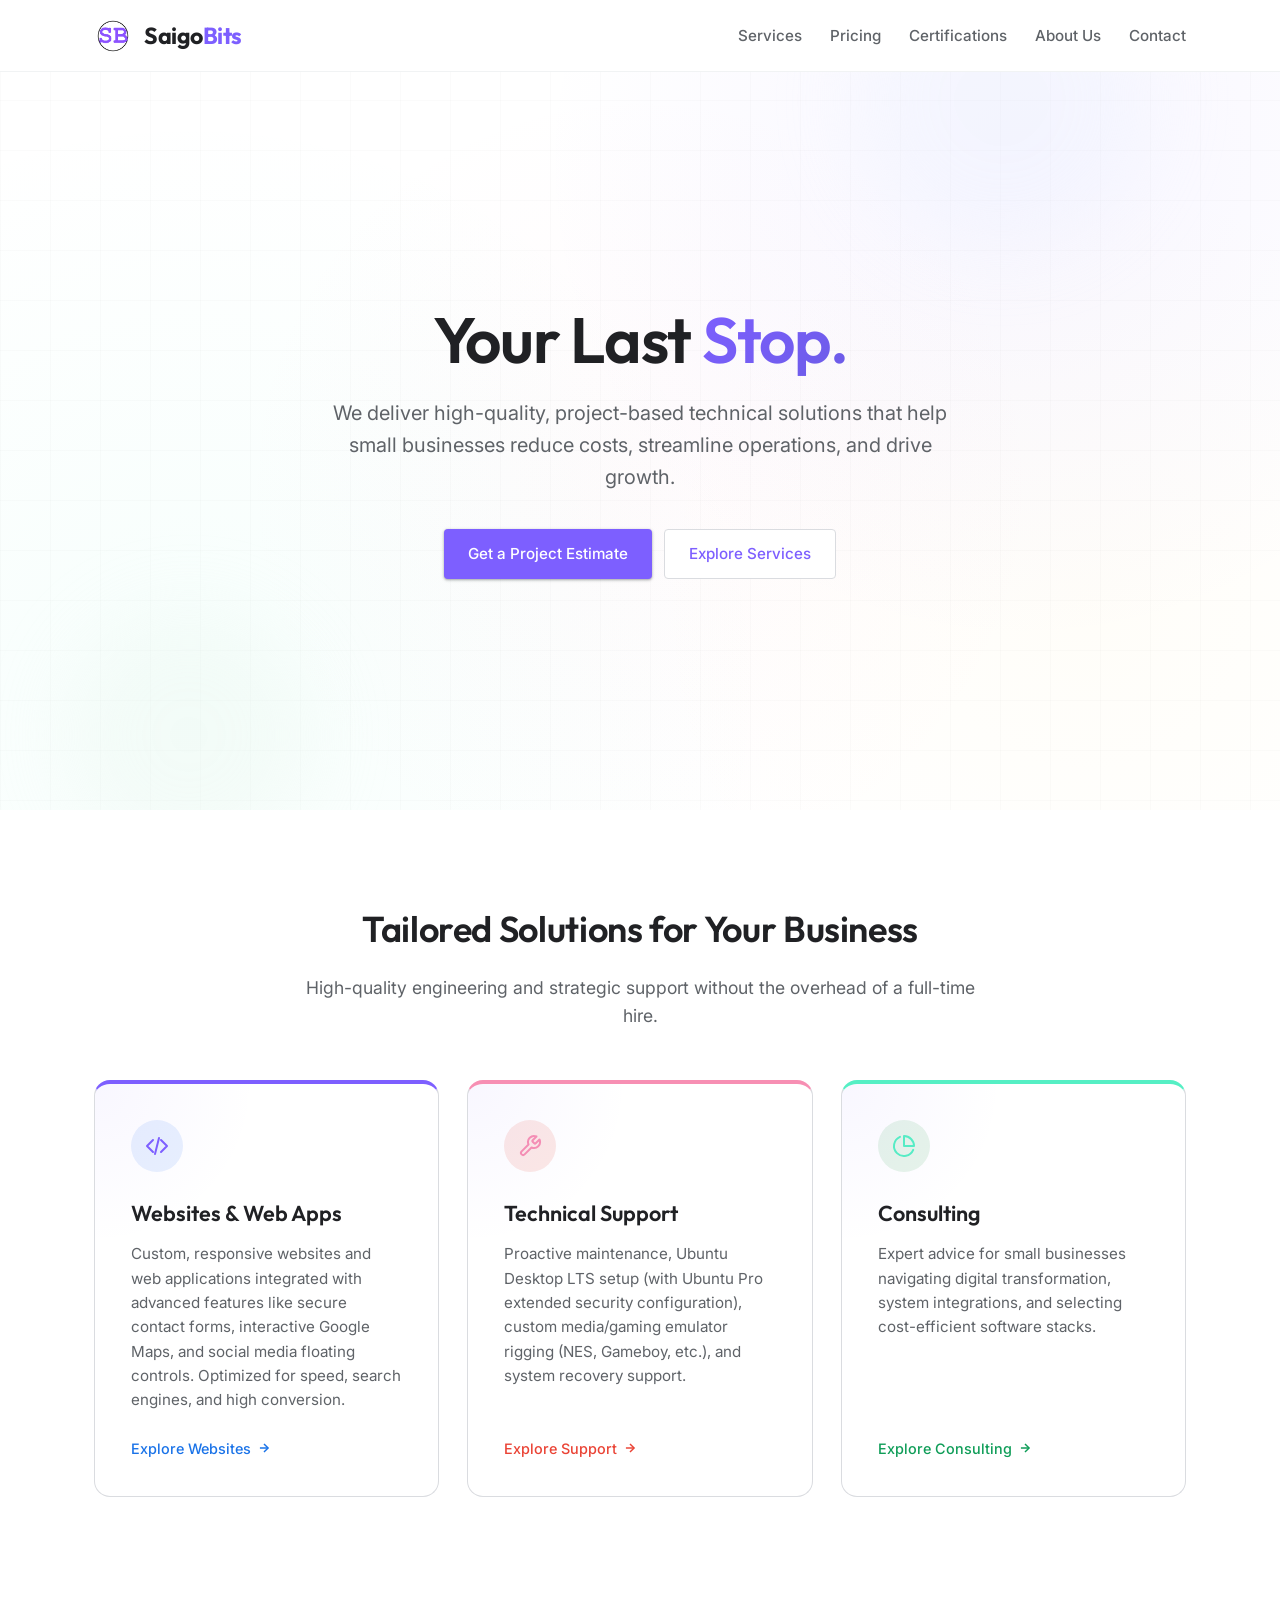
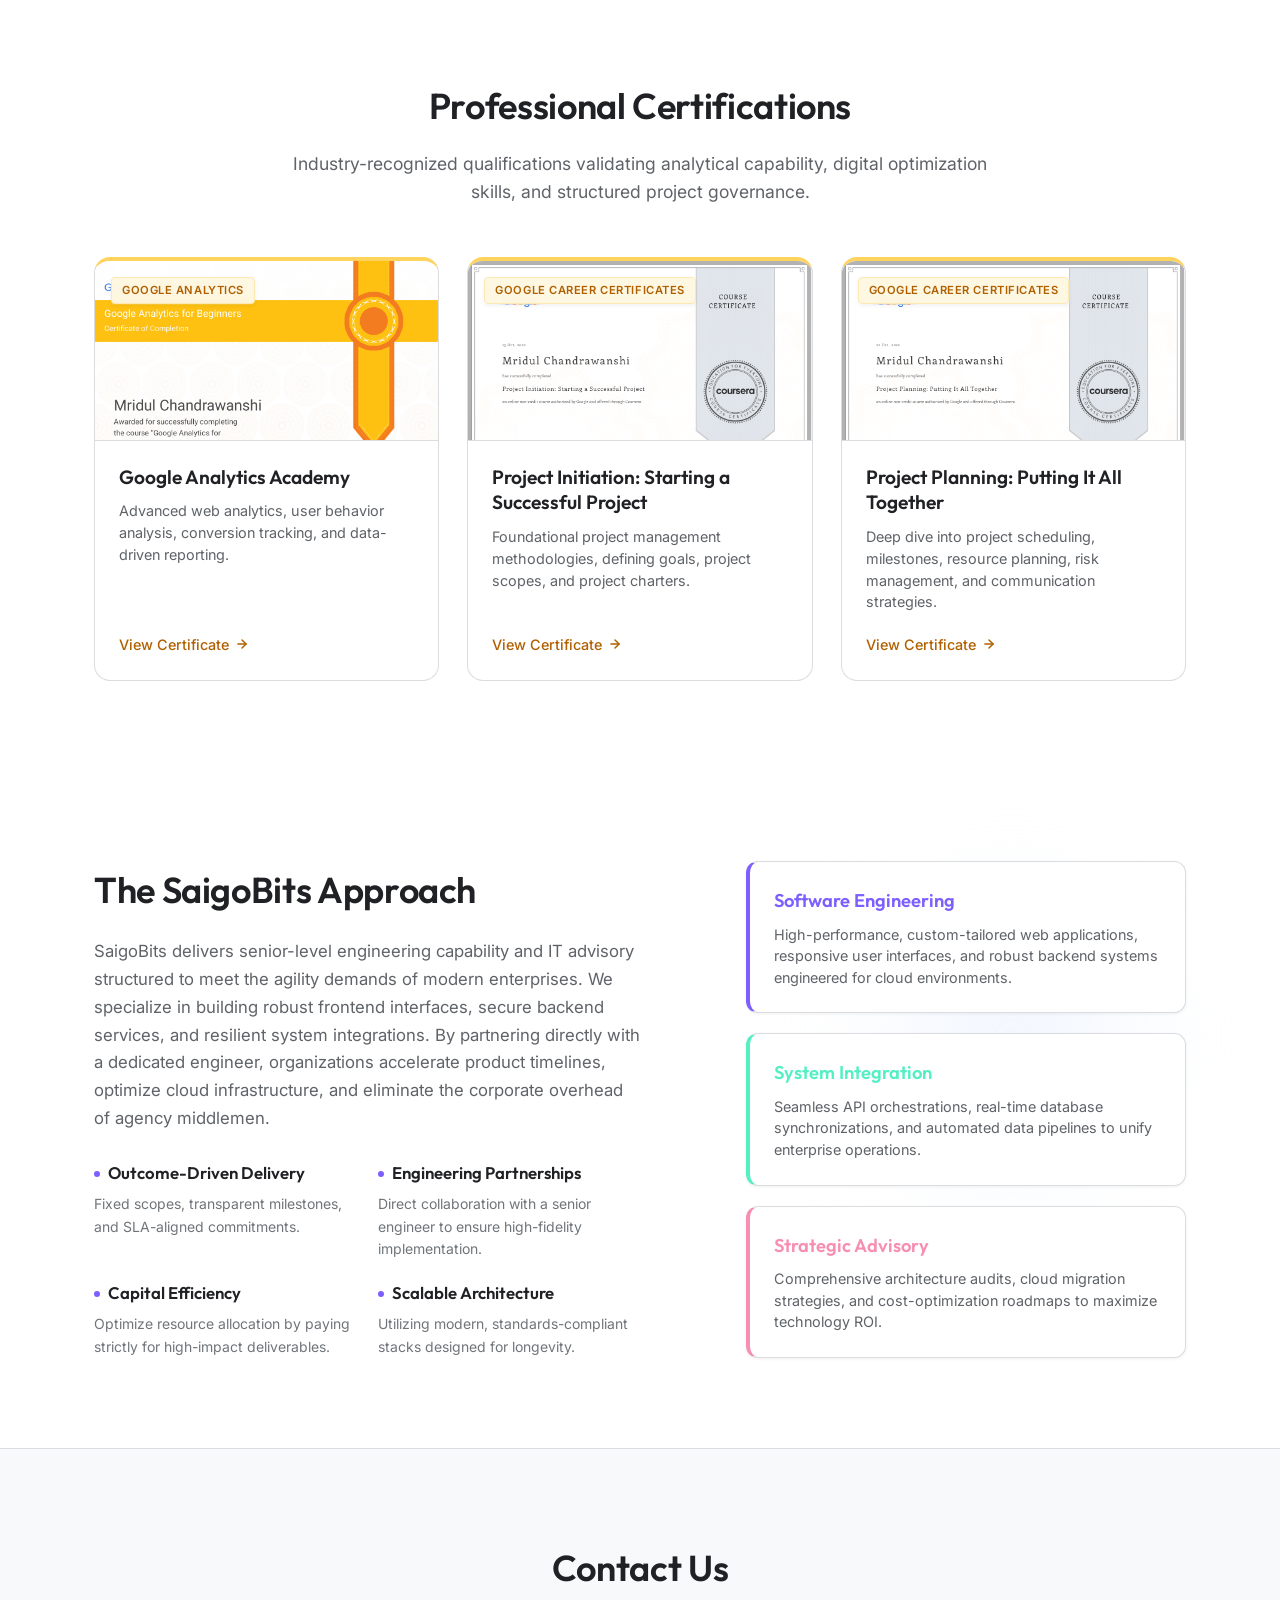
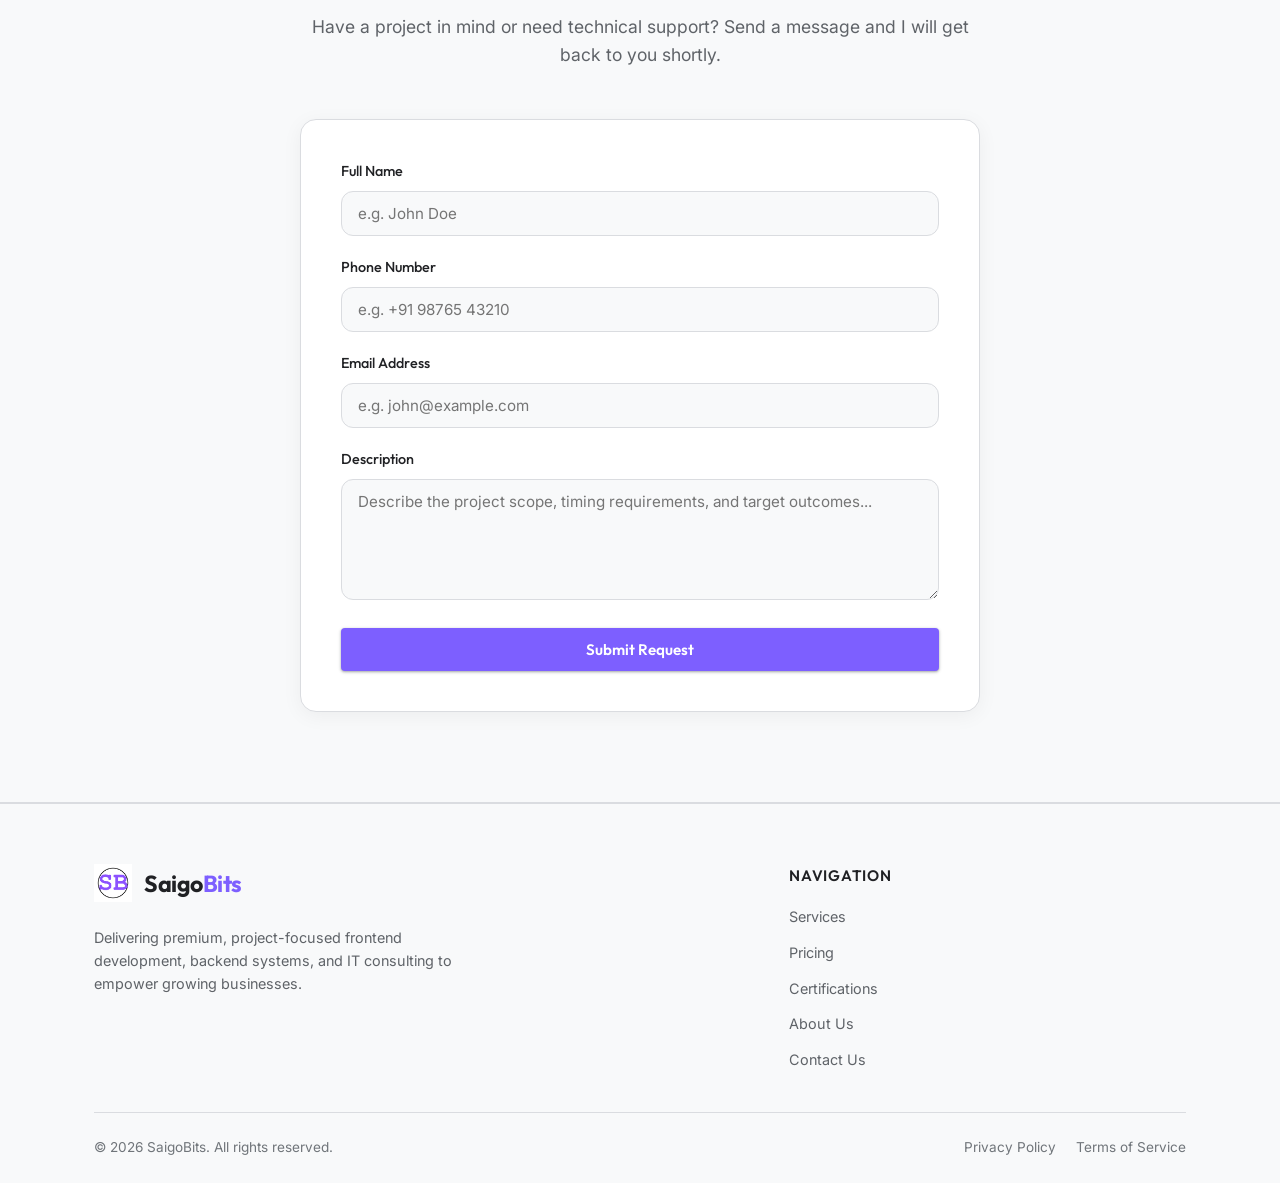
<file: index.html>
<!DOCTYPE html>
<html lang="en">
<head>
    <meta charset="UTF-8">
    <meta name="viewport" content="width=device-width, initial-scale=1.0">
    <meta name="description" content="SaigoBits delivers premium custom website interfaces, hardened Ubuntu Linux and Windows workstation setups, media emulation configurations, and IT consulting advisory solutions.">
    <title>SaigoBits | Custom Web Development, Hardened OS, & IT Consulting</title>
    <link rel="stylesheet" href="style.css?v=1.7">
    <link rel="icon" type="image/png" href="images/logo.png">
    
    <!-- Load Web Components -->
    <script src="components/Navbar.js?v=1.1" defer></script>
    <script src="components/LeadSpace.js" defer></script>
    <script src="components/Services.js?v=1.3" defer></script>
    <script src="components/About.js" defer></script>
    <script src="components/Contact.js" defer></script>
    <script src="components/Footer.js?v=1.1" defer></script>
    <script src="components/Certificates.js" defer></script>
</head>
<body>



    <!-- Modular Sticky Header / Navbar -->
    <site-header></site-header>

    <main id="main-content">
        <!-- Modular Lead Space Section -->
        <site-lead-space></site-lead-space>

        <!-- Modular Services Section -->
        <site-services></site-services>


        <!-- Modular Certificates Block -->
        <site-certificates></site-certificates>

        <!-- Modular About Us Section -->
        <site-about></site-about>

        <!-- Modular Contact Section (Google Form Only) -->
        <site-contact></site-contact>
    </main>

    <!-- Modular Footer -->
    <site-footer></site-footer>

    <script src="script.js"></script>
</body>
</html>
</file>
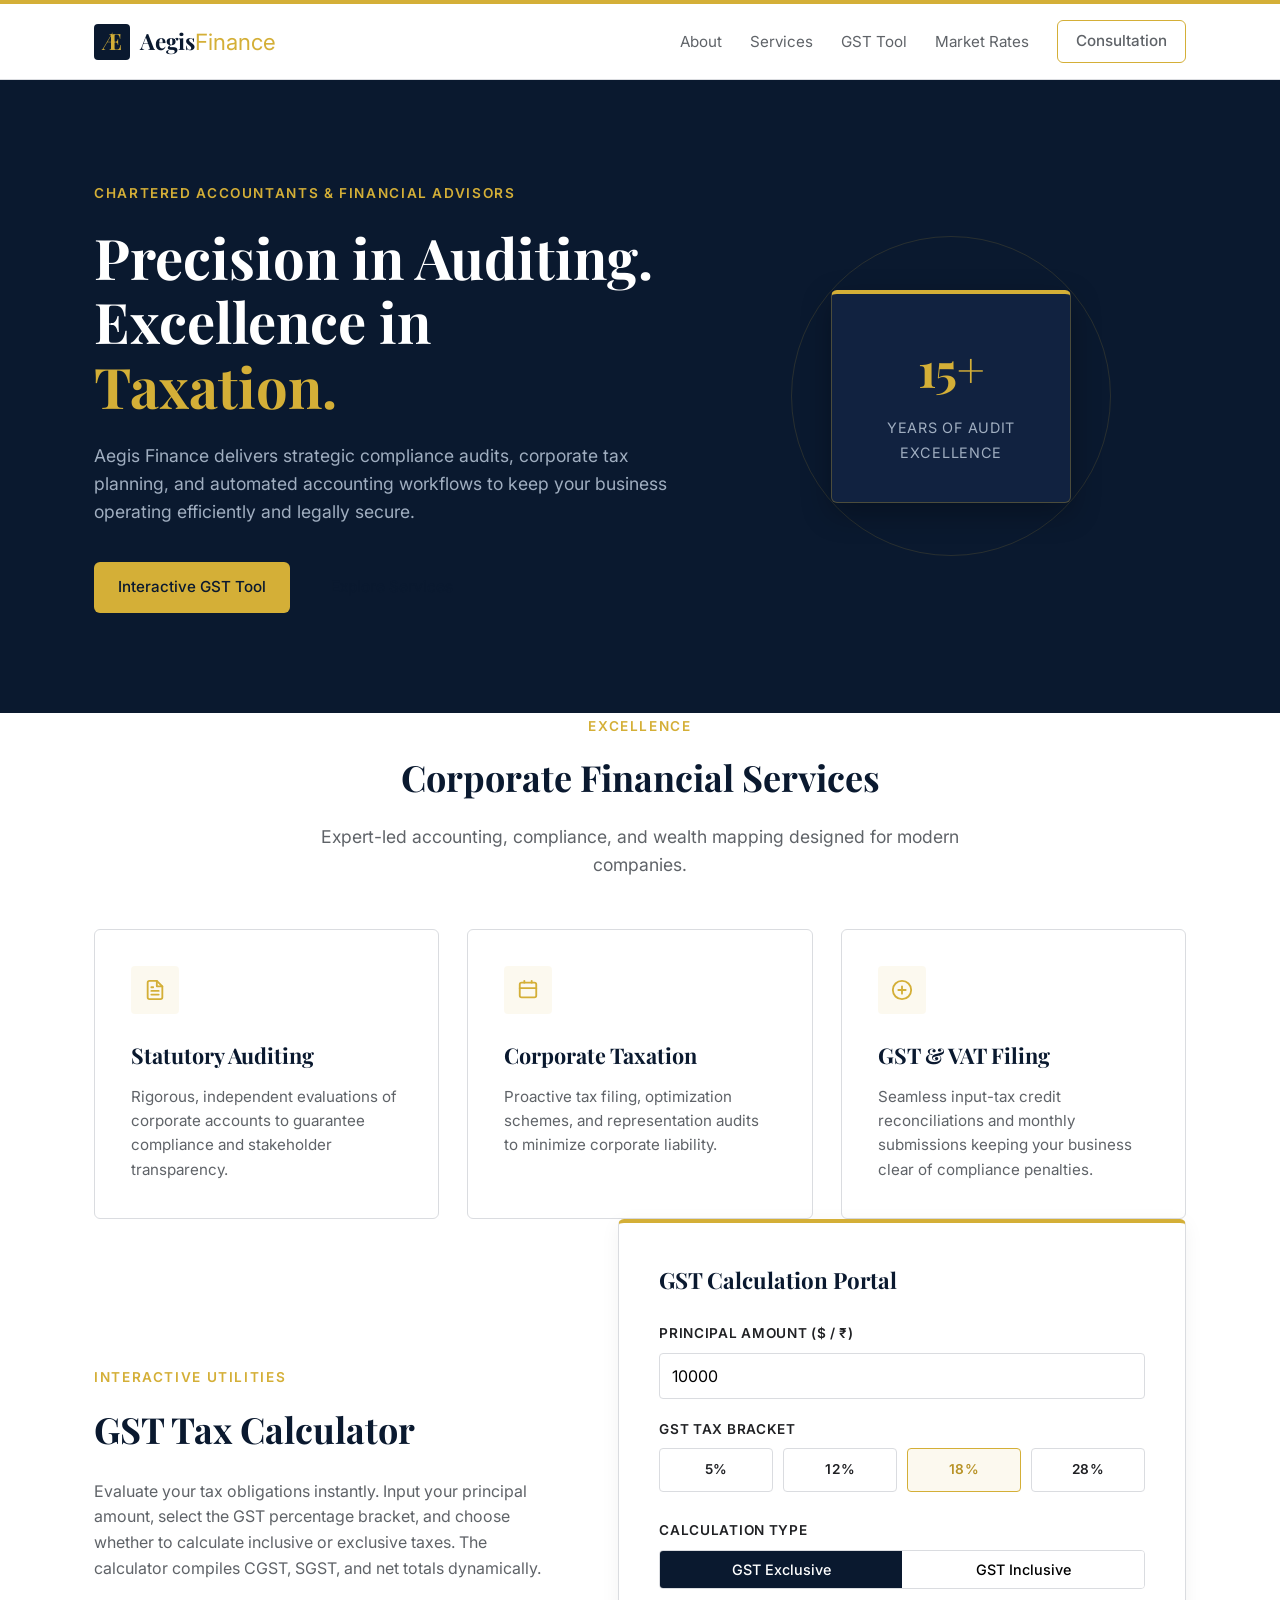
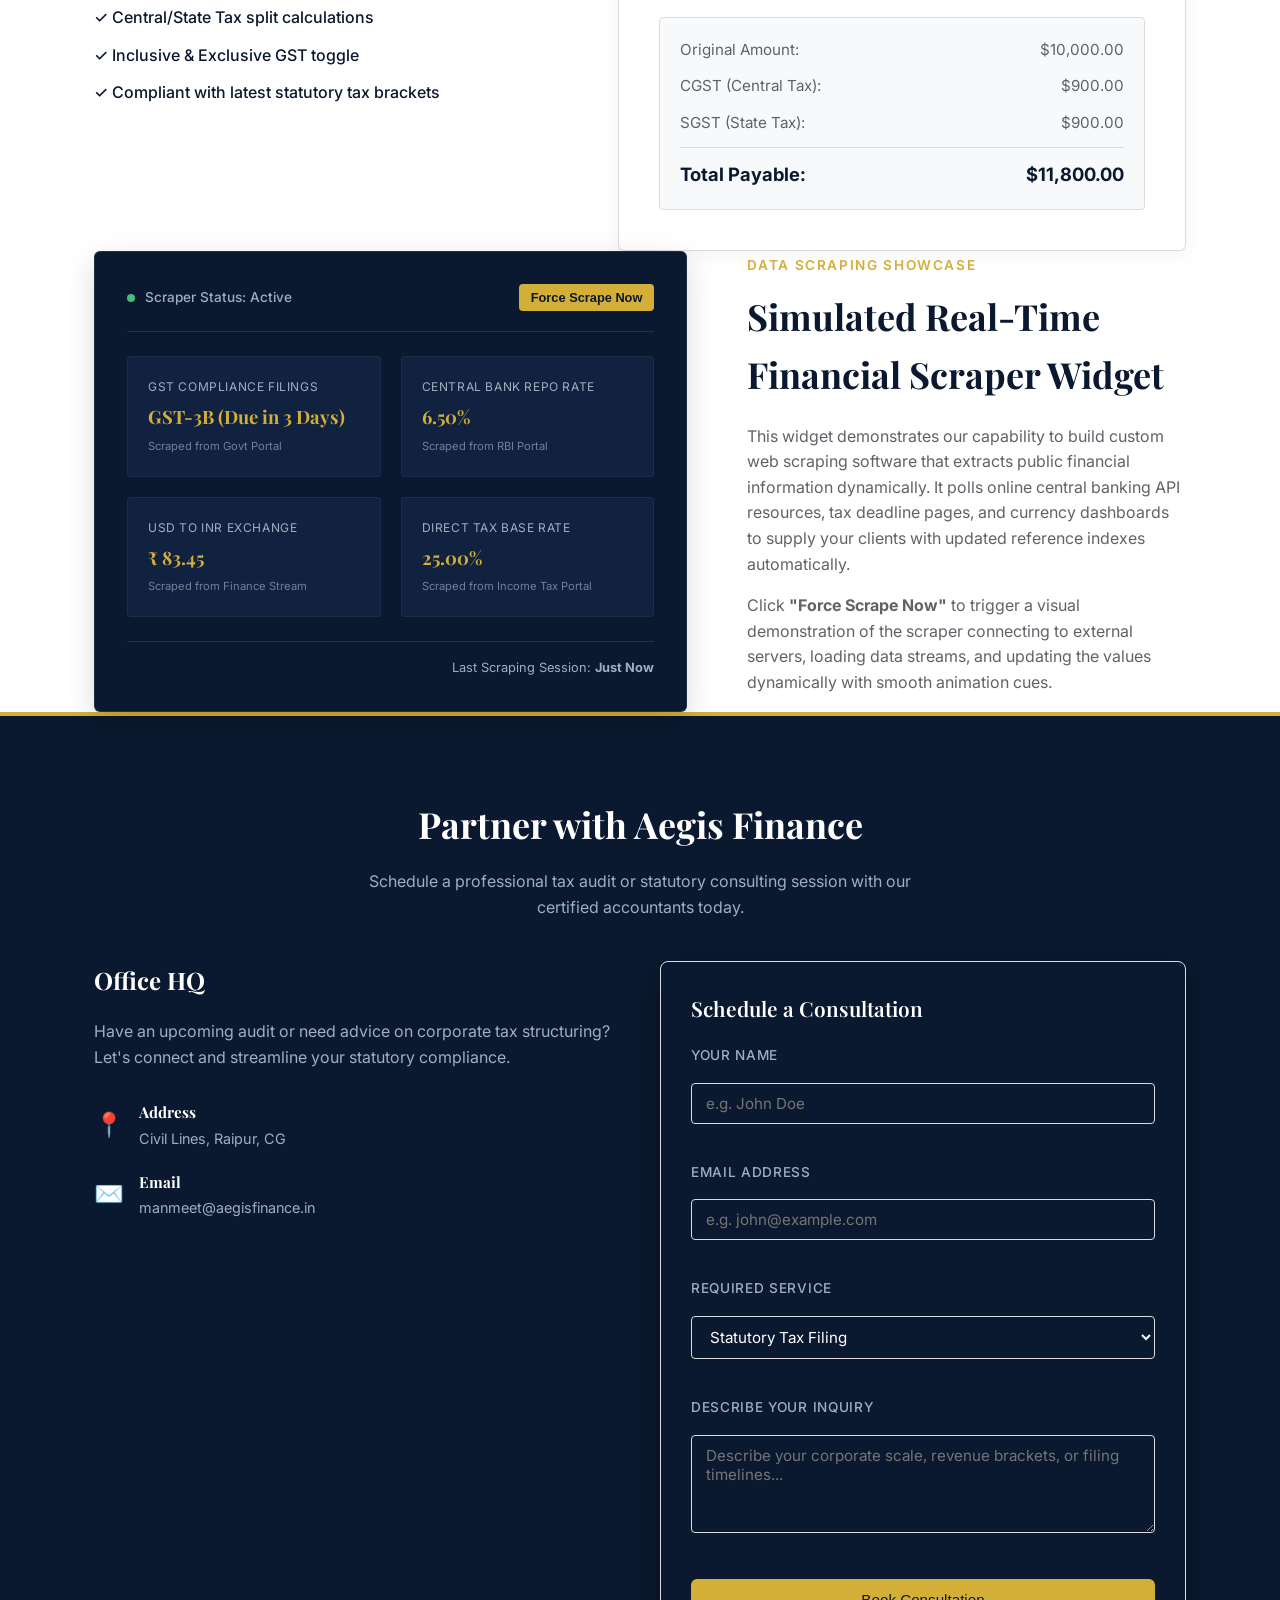
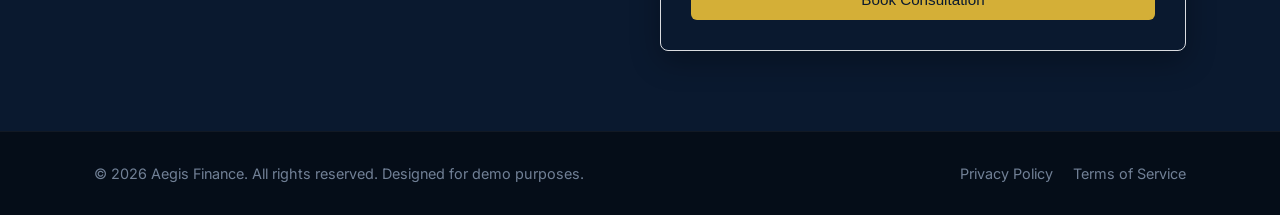
<file: templates/ca-firm/index.html>
<!DOCTYPE html>
<html lang="en">
<head>
    <meta charset="UTF-8">
    <meta name="viewport" content="width=device-width, initial-scale=1.0">
    <title>Aegis Finance | Premium Auditing & Taxation Services</title>
    <meta name="description" content="Aegis Finance provides expert auditing, taxation, compliance advisory, and wealth management services for individuals and corporations.">
    <link rel="icon" type="image/png" href="../../images/logo.png">
    <!-- Fonts -->
    <link rel="stylesheet" href="https://fonts.googleapis.com/css2?family=Inter:wght@300;400;500;600;700&family=Playfair+Display:ital,wght@0,400;0,600;0,700;1,400&display=swap">
    <link rel="stylesheet" href="style.css">
</head>
<body>

    <!-- Top Accent Bar -->
    <div class="top-gold-bar"></div>

    <!-- Header / Navbar -->
    <header class="header">
        <div class="container nav-container">
            <a href="#" class="logo">
                <span class="logo-icon">Æ</span>
                <span class="logo-text">Aegis<span>Finance</span></span>
            </a>
            <nav>
                <ul class="nav-menu">
                    <li><a href="#about" class="nav-link">About</a></li>
                    <li><a href="#services" class="nav-link">Services</a></li>
                    <li><a href="#calculator" class="nav-link">GST Tool</a></li>
                    <li><a href="#scraper" class="nav-link">Market Rates</a></li>
                    <li><a href="#contact" class="nav-link btn btn-gold-outline">Consultation</a></li>
                </ul>
            </nav>
        </div>
    </header>

    <!-- Hero Section -->
    <section class="hero-section" id="about">
        <div class="container hero-container">
            <div class="hero-content">
                <span class="hero-tagline">Chartered Accountants & Financial Advisors</span>
                <h1>Precision in Auditing. <br>Excellence in <span class="text-gold">Taxation.</span></h1>
                <p>Aegis Finance delivers strategic compliance audits, corporate tax planning, and automated accounting workflows to keep your business operating efficiently and legally secure.</p>
                <div class="hero-ctas">
                    <a href="#calculator" class="btn btn-gold">Interactive GST Tool</a>
                    <a href="#services" class="btn btn-navy-outline">Explore Services</a>
                </div>
            </div>
            <div class="hero-visual">
                <div class="hero-card-pattern"></div>
                <div class="hero-stat-card">
                    <span class="stat-number">15+</span>
                    <span class="stat-label">Years of Audit Excellence</span>
                </div>
            </div>
        </div>
    </section>

    <!-- Services Section -->
    <section class="services-section" id="services">
        <div class="container">
            <div class="section-header">
                <span class="section-tagline">Excellence</span>
                <h2>Corporate Financial Services</h2>
                <p>Expert-led accounting, compliance, and wealth mapping designed for modern companies.</p>
            </div>
            
            <div class="services-grid">
                <div class="service-card">
                    <div class="service-icon">
                        <svg xmlns="http://www.w3.org/2000/svg" viewBox="0 0 24 24" fill="none" stroke="currentColor" stroke-width="2" stroke-linecap="round" stroke-linejoin="round"><path d="M14 2H6a2 2 0 0 0-2 2v16a2 2 0 0 0 2 2h12a2 2 0 0 0 2-2V8z"></path><polyline points="14 2 14 8 20 8"></polyline><line x1="16" y1="13" x2="8" y2="13"></line><line x1="16" y1="17" x2="8" y2="17"></line><polyline points="10 9 9 9 8 9"></polyline></svg>
                    </div>
                    <h3>Statutory Auditing</h3>
                    <p>Rigorous, independent evaluations of corporate accounts to guarantee compliance and stakeholder transparency.</p>
                </div>
                
                <div class="service-card">
                    <div class="service-icon">
                        <svg xmlns="http://www.w3.org/2000/svg" viewBox="0 0 24 24" fill="none" stroke="currentColor" stroke-width="2" stroke-linecap="round" stroke-linejoin="round"><rect x="3" y="4" width="18" height="16" rx="2" ry="2"></rect><line x1="16" y1="2" x2="16" y2="4"></line><line x1="8" y1="2" x2="8" y2="4"></line><line x1="3" y1="10" x2="21" y2="10"></line></svg>
                    </div>
                    <h3>Corporate Taxation</h3>
                    <p>Proactive tax filing, optimization schemes, and representation audits to minimize corporate liability.</p>
                </div>
                
                <div class="service-card">
                    <div class="service-icon">
                        <svg xmlns="http://www.w3.org/2000/svg" viewBox="0 0 24 24" fill="none" stroke="currentColor" stroke-width="2" stroke-linecap="round" stroke-linejoin="round"><circle cx="12" cy="12" r="10"></circle><line x1="12" y1="8" x2="12" y2="16"></line><line x1="8" y1="12" x2="16" y2="12"></line></svg>
                    </div>
                    <h3>GST & VAT Filing</h3>
                    <p>Seamless input-tax credit reconciliations and monthly submissions keeping your business clear of compliance penalties.</p>
                </div>
            </div>
        </div>
    </section>

    <!-- GST Tool Section (Interactive Calculator) -->
    <section class="calculator-section" id="calculator">
        <div class="container calc-layout">
            <div class="calc-text">
                <span class="section-tagline">Interactive Utilities</span>
                <h2>GST Tax Calculator</h2>
                <p>Evaluate your tax obligations instantly. Input your principal amount, select the GST percentage bracket, and choose whether to calculate inclusive or exclusive taxes. The calculator compiles CGST, SGST, and net totals dynamically.</p>
                <div class="calc-benefits">
                    <div class="benefit-item">✓ Central/State Tax split calculations</div>
                    <div class="benefit-item">✓ Inclusive & Exclusive GST toggle</div>
                    <div class="benefit-item">✓ Compliant with latest statutory tax brackets</div>
                </div>
            </div>
            
            <div class="calc-card">
                <h3>GST Calculation Portal</h3>
                <div class="form-group">
                    <label for="amount">Principal Amount ($ / ₹)</label>
                    <input type="number" id="amount" placeholder="Enter amount" value="10000" min="0">
                </div>
                
                <div class="form-group">
                    <label>GST Tax Bracket</label>
                    <div class="radio-grid">
                        <label class="radio-label">
                            <input type="radio" name="gst-rate" value="5"> 5%
                        </label>
                        <label class="radio-label">
                            <input type="radio" name="gst-rate" value="12"> 12%
                        </label>
                        <label class="radio-label">
                            <input type="radio" name="gst-rate" value="18" checked> 18%
                        </label>
                        <label class="radio-label">
                            <input type="radio" name="gst-rate" value="28"> 28%
                        </label>
                    </div>
                </div>

                <div class="form-group">
                    <label>Calculation Type</label>
                    <div class="toggle-container">
                        <button id="calc-exclusive" class="toggle-btn active">GST Exclusive</button>
                        <button id="calc-inclusive" class="toggle-btn">GST Inclusive</button>
                    </div>
                </div>

                <div class="results-container">
                    <div class="result-row">
                        <span>Original Amount:</span>
                        <span id="res-original">$ 10,000.00</span>
                    </div>
                    <div class="result-row">
                        <span>CGST (Central Tax):</span>
                        <span id="res-cgst">$ 900.00</span>
                    </div>
                    <div class="result-row">
                        <span>SGST (State Tax):</span>
                        <span id="res-sgst">$ 900.00</span>
                    </div>
                    <div class="result-row total-row">
                        <span>Total Payable:</span>
                        <span id="res-total">$ 11,800.00</span>
                    </div>
                </div>
            </div>
        </div>
    </section>

    <!-- Scraper Widget Section -->
    <section class="scraper-section" id="scraper">
        <div class="container scraper-layout">
            <div class="scraper-card">
                <div class="scraper-card-header">
                    <div class="scraper-pulse-indicator">
                        <span class="pulse-dot"></span>
                        <span id="scraper-status-text">Scraper Status: Active</span>
                    </div>
                    <button id="trigger-scrape-btn" class="btn btn-small-gold">Force Scrape Now</button>
                </div>
                
                <div class="scraper-rates-grid">
                    <div class="rate-card">
                        <span class="rate-label">GST Compliance Filings</span>
                        <span class="rate-value" id="val-gst-filing">GST-3B (Due in 3 Days)</span>
                        <span class="rate-meta">Scraped from Govt Portal</span>
                    </div>
                    <div class="rate-card">
                        <span class="rate-label">Central Bank Repo Rate</span>
                        <span class="rate-value" id="val-repo-rate">6.50%</span>
                        <span class="rate-meta">Scraped from RBI Portal</span>
                    </div>
                    <div class="rate-card">
                        <span class="rate-label">USD to INR Exchange</span>
                        <span class="rate-value" id="val-usd-inr">₹ 83.45</span>
                        <span class="rate-meta">Scraped from Finance Stream</span>
                    </div>
                    <div class="rate-card">
                        <span class="rate-label">Direct Tax Base Rate</span>
                        <span class="rate-value" id="val-tax-rate">25.00%</span>
                        <span class="rate-meta">Scraped from Income Tax Portal</span>
                    </div>
                </div>
                
                <div class="scraper-timestamp">
                    <span>Last Scraping Session: <strong id="scraper-time">Just Now</strong></span>
                </div>
            </div>
            
            <div class="scraper-text">
                <span class="section-tagline">Data Scraping Showcase</span>
                <h2>Simulated Real-Time Financial Scraper Widget</h2>
                <p>This widget demonstrates our capability to build custom web scraping software that extracts public financial information dynamically. It polls online central banking API resources, tax deadline pages, and currency dashboards to supply your clients with updated reference indexes automatically.</p>
                <p>Click <strong>"Force Scrape Now"</strong> to trigger a visual demonstration of the scraper connecting to external servers, loading data streams, and updating the values dynamically with smooth animation cues.</p>
            </div>
        </div>
    </section>

    <!-- Call to Action Section -->
    <section class="cta-section" id="contact">
        <div class="container">
            <h2>Partner with Aegis Finance</h2>
            <p>Schedule a professional tax audit or statutory consulting session with our certified accountants today.</p>
            
            <div class="contact-layout">
                <div class="contact-info">
                    <h3>Office HQ</h3>
                    <p>Have an upcoming audit or need advice on corporate tax structuring? Let's connect and streamline your statutory compliance.</p>
                    <div class="contact-details">
                        <div class="contact-detail-item">
                            <span class="contact-detail-icon">📍</span>
                            <div class="contact-detail-text">
                                <h4>Address</h4>
                                <p>Civil Lines, Raipur, CG</p>
                            </div>
                        </div>
                        <div class="contact-detail-item">
                            <span class="contact-detail-icon">✉️</span>
                            <div class="contact-detail-text">
                                <h4>Email</h4>
                                <p>manmeet@aegisfinance.in</p>
                            </div>
                        </div>
                    </div>
                </div>

                <div class="contact-form-card">
                    <h3>Schedule a Consultation</h3>
                    <form id="inquiry-form">
                        <div class="form-group">
                            <label for="name">Your Name</label>
                            <input type="text" id="name" required placeholder="e.g. John Doe">
                        </div>
                        <div class="form-group">
                            <label for="email">Email Address</label>
                            <input type="email" id="email" required placeholder="e.g. john@example.com">
                        </div>
                        <div class="form-group">
                            <label for="service-type">Required Service</label>
                            <select id="service-type" required>
                                <option value="tax-filing" selected>Statutory Tax Filing</option>
                                <option value="corporate-audit">Corporate Auditing</option>
                                <option value="gst-reconciliation">GST Reconciliation</option>
                                <option value="general-consulting">Financial Consulting</option>
                            </select>
                        </div>
                        <div class="form-group">
                            <label for="message">Describe Your Inquiry</label>
                            <textarea id="message" rows="4" required placeholder="Describe your corporate scale, revenue brackets, or filing timelines..."></textarea>
                        </div>
                        <button type="submit" class="btn btn-gold btn-block" id="submit-btn">Book Consultation</button>
                        <div id="form-success-msg" class="success-message" style="display: none;">
                            ✓ Consultation requested! Our tax partners will contact you shortly.
                        </div>
                    </form>
                </div>
            </div>
        </div>
    </section>

    <!-- Footer -->
    <footer class="footer">
        <div class="container footer-container">
            <p>&copy; 2026 Aegis Finance. All rights reserved. Designed for demo purposes.</p>
            <div class="footer-links">
                <a href="#">Privacy Policy</a>
                <a href="#">Terms of Service</a>
            </div>
        </div>
    </footer>

    <script src="script.js"></script>
</body>
</html>
</file>
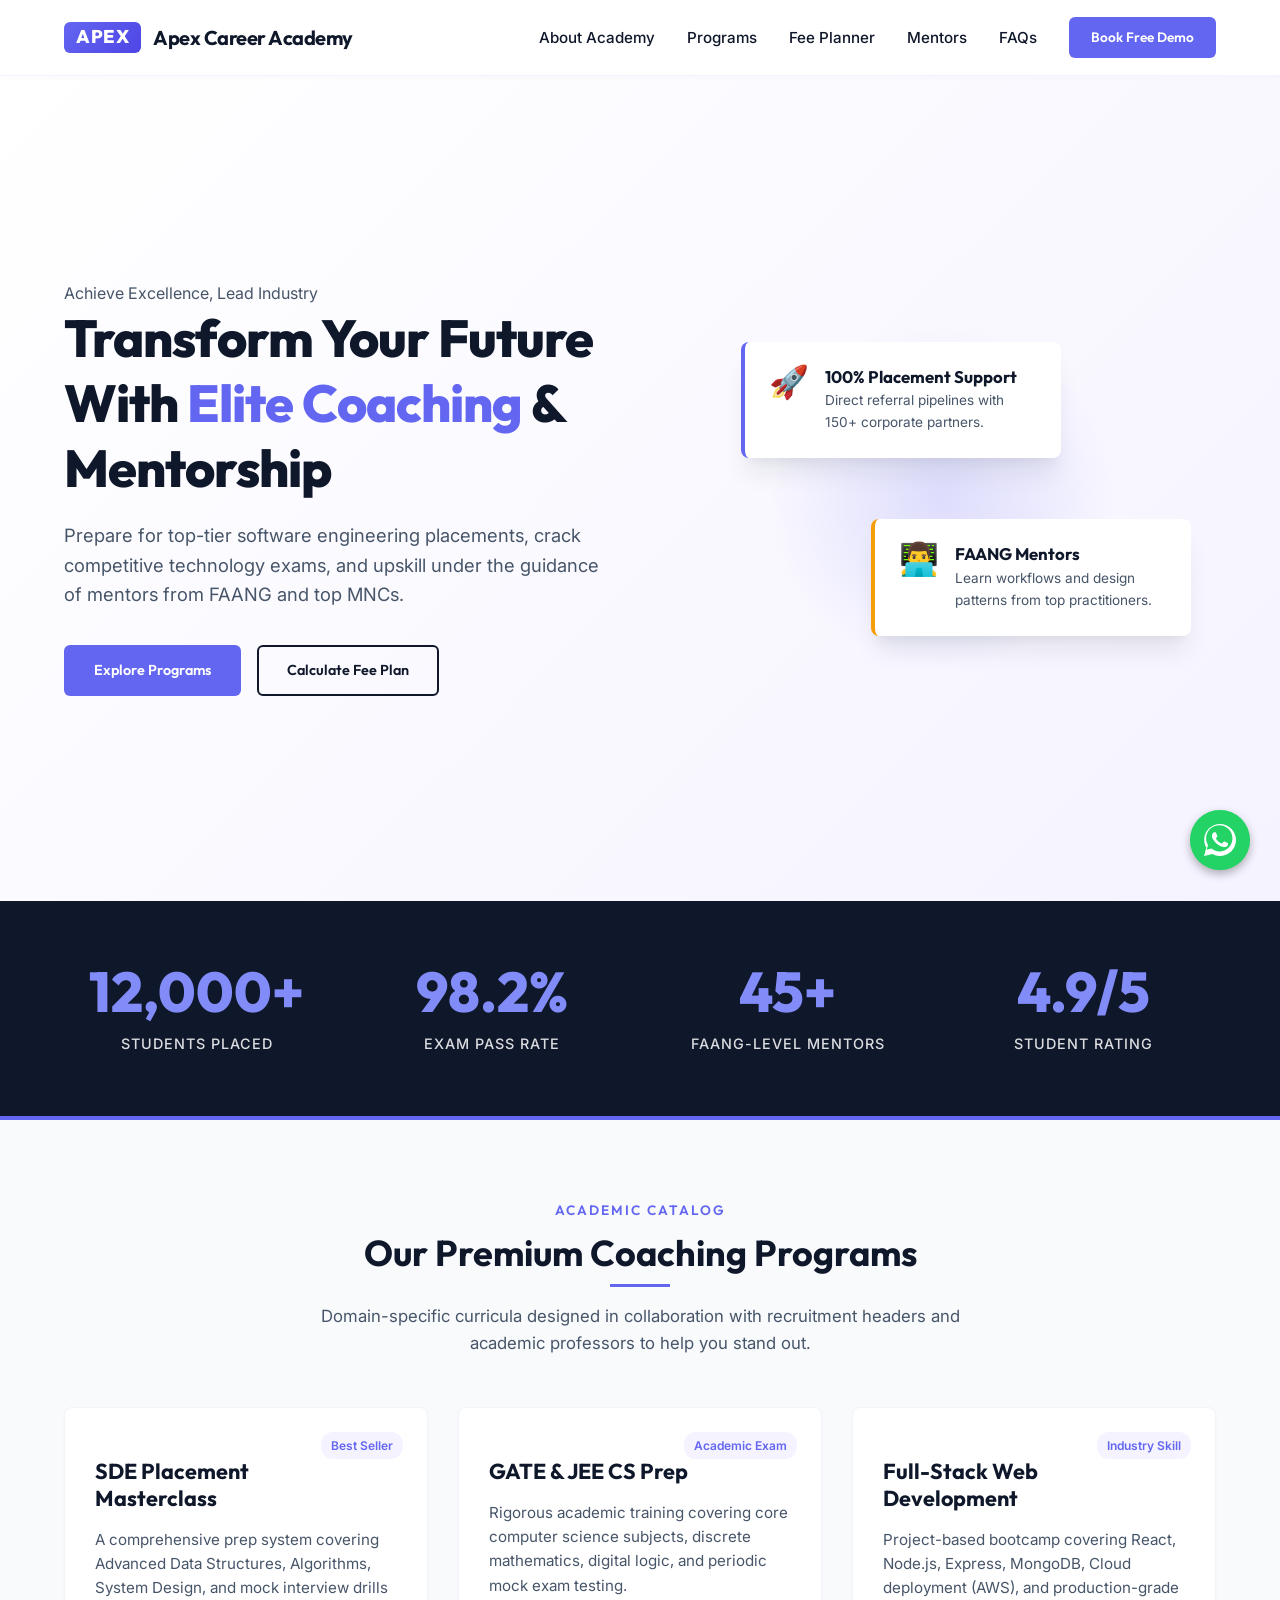
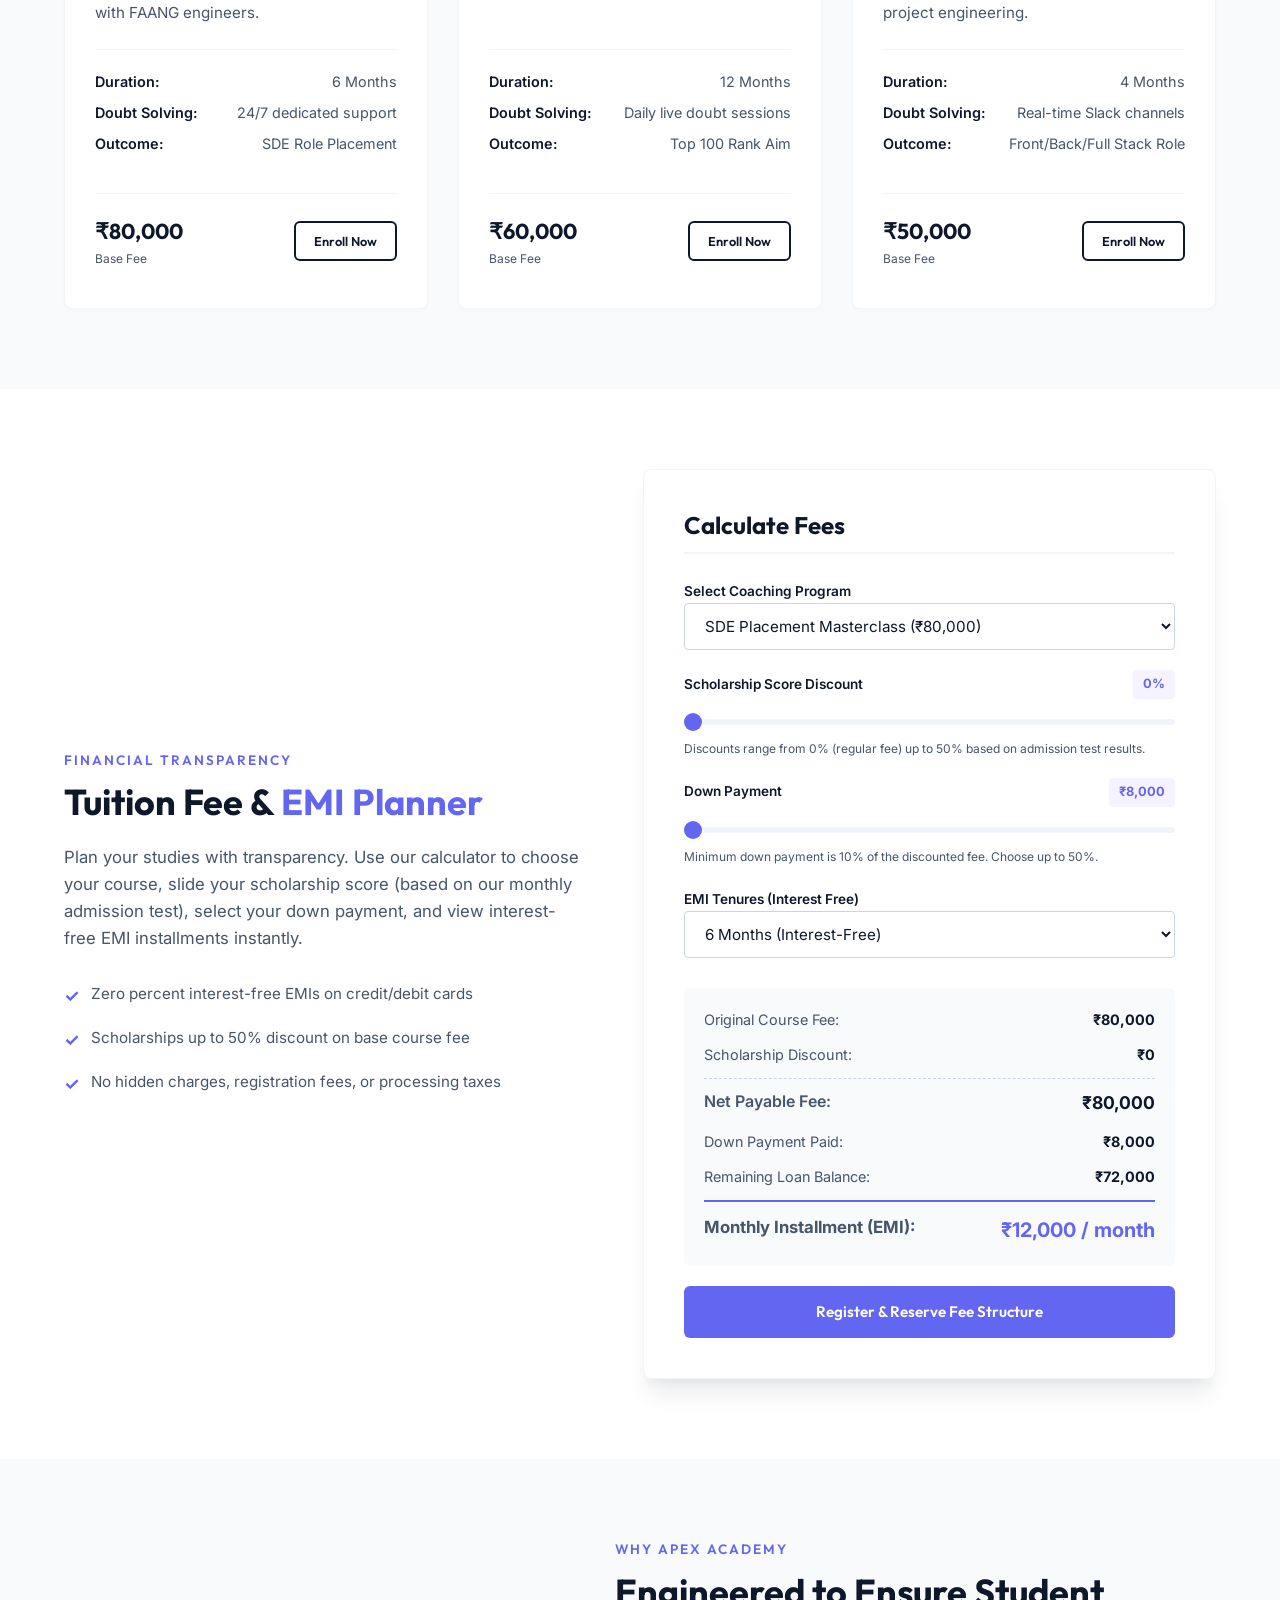
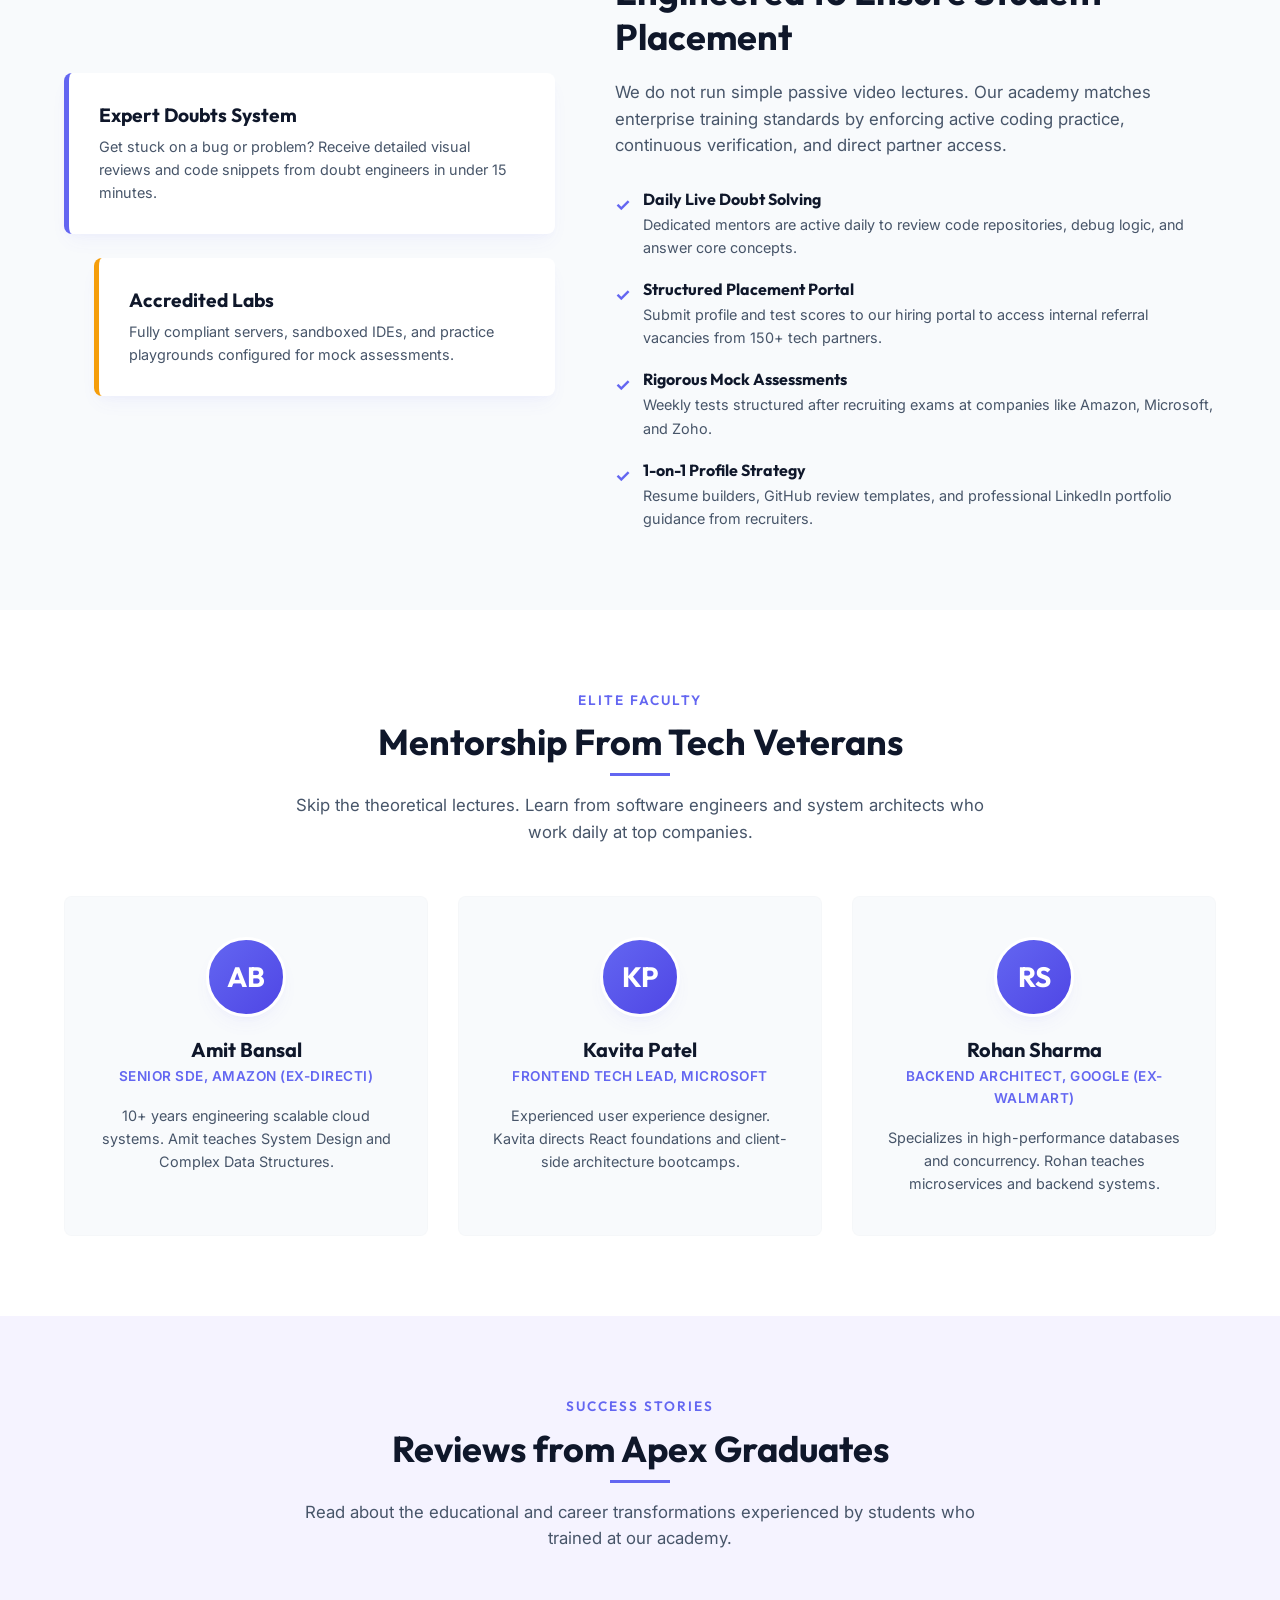
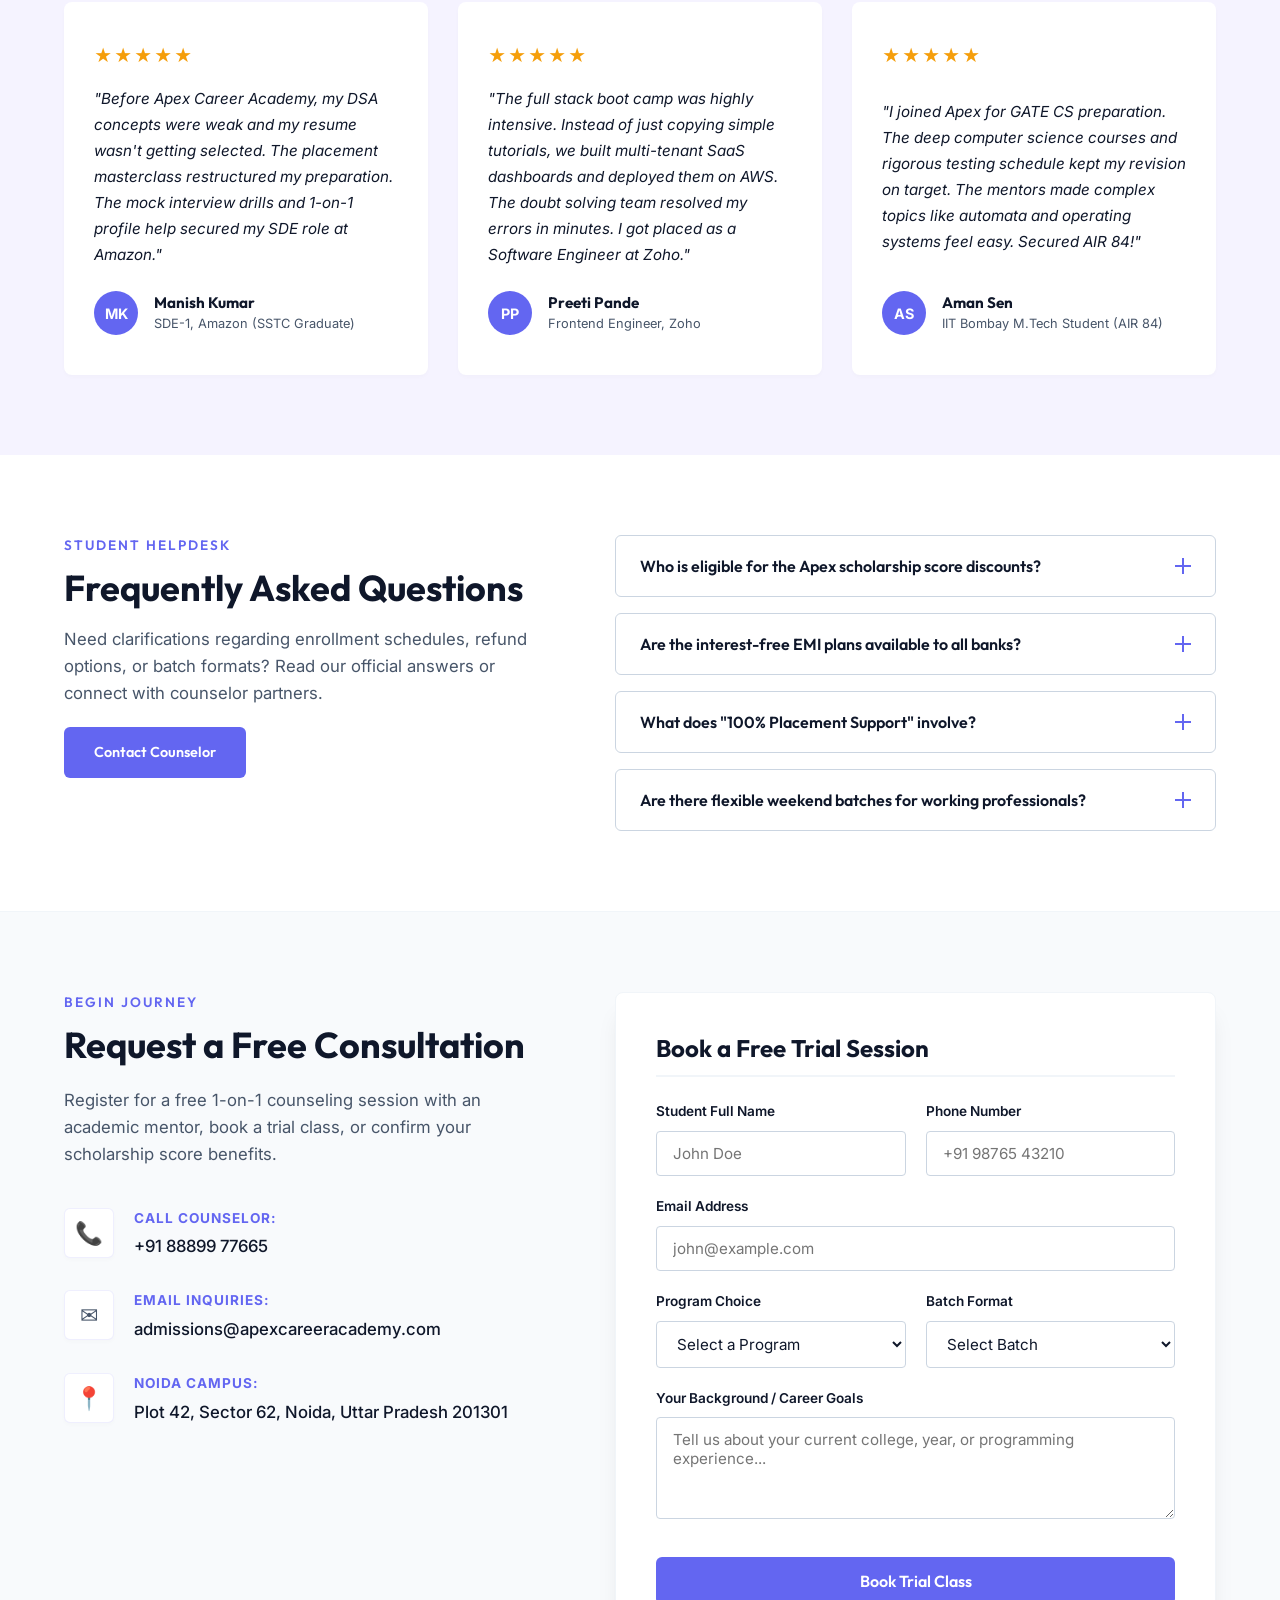
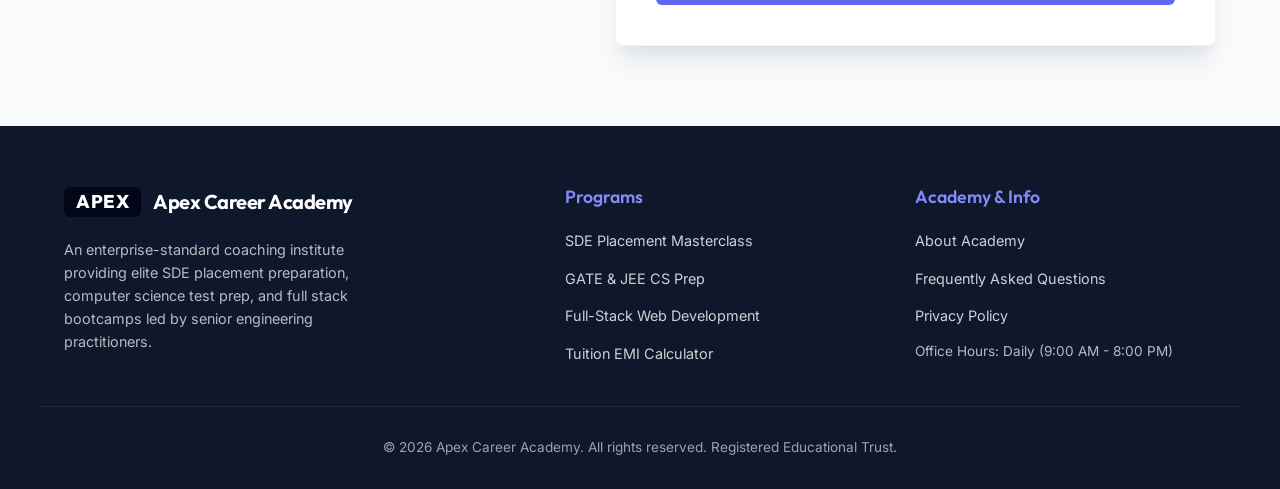
<file: templates/coaching/index.html>
<!DOCTYPE html>
<html lang="en">
<head>
    <meta charset="UTF-8">
    <meta name="viewport" content="width=device-width, initial-scale=1.0">
    <meta name="description" content="Apex Career Academy is a premium coaching institute offering elite SDE placement preparation, competitive exam coaching, and corporate upskilling programs mentored by industry leaders.">
    <title>Apex Career Academy | Elite Coaching & Placement Mentorship</title>
    <link rel="icon" type="image/png" href="../../images/logo.png">
    <!-- Fonts -->
    <link rel="stylesheet" href="https://fonts.googleapis.com/css2?family=Inter:wght@300;400;500;600;700&family=Outfit:wght@400;500;600;700;800&display=swap">
    <link rel="stylesheet" href="style.css">
</head>
<body>

    <!-- Sticky Header / Navbar -->
    <header class="header" id="navbar">
        <div class="container nav-container">
            <a href="#" class="logo" aria-label="Apex Career Academy Home">
                <span class="logo-accent">APEX</span>
                <span class="logo-text">Apex Career Academy</span>
            </a>
            
            <button class="mobile-toggle" aria-label="Toggle Navigation" id="mobile-toggle-btn">
                <span></span>
                <span></span>
                <span></span>
            </button>
            
            <nav id="navigation">
                <ul class="nav-menu" id="nav-menu">
                    <li><a href="#about" class="nav-link">About Academy</a></li>
                    <li><a href="#courses" class="nav-link">Programs</a></li>
                    <li><a href="#calculator" class="nav-link">Fee Planner</a></li>
                    <li><a href="#mentors" class="nav-link">Mentors</a></li>
                    <li><a href="#faq" class="nav-link">FAQs</a></li>
                    <li><a href="#contact" class="btn btn-indigo nav-cta">Book Free Demo</a></li>
                </ul>
            </nav>
        </div>
    </header>

    <!-- 1. Hero Section -->
    <section class="hero" id="hero">
        <div class="container hero-container">
            <div class="hero-content">
                <span class="hero-tagline">Achieve Excellence, Lead Industry</span>
                <h1>Transform Your Future With <span class="text-indigo">Elite Coaching</span> & Mentorship</h1>
                <p>Prepare for top-tier software engineering placements, crack competitive technology exams, and upskill under the guidance of mentors from FAANG and top MNCs.</p>
                <div class="hero-actions">
                    <a href="#courses" class="btn btn-indigo">Explore Programs</a>
                    <a href="#calculator" class="btn btn-outline">Calculate Fee Plan</a>
                </div>
            </div>
            <div class="hero-visual">
                <div class="hero-blob-bg"></div>
                <div class="hero-floating-card top-card">
                    <div class="card-icon">🚀</div>
                    <div class="card-text">
                        <h4>100% Placement Support</h4>
                        <p>Direct referral pipelines with 150+ corporate partners.</p>
                    </div>
                </div>
                <div class="hero-floating-card bottom-card">
                    <div class="card-icon">👨‍💻</div>
                    <div class="card-text">
                        <h4>FAANG Mentors</h4>
                        <p>Learn workflows and design patterns from top practitioners.</p>
                    </div>
                </div>
            </div>
        </div>
    </section>

    <!-- 2. Statistics Section -->
    <section class="stats" id="stats">
        <div class="container stats-grid">
            <div class="stat-item">
                <span class="stat-number">12,000+</span>
                <span class="stat-label">Students Placed</span>
            </div>
            <div class="stat-item">
                <span class="stat-number">98.2%</span>
                <span class="stat-label">Exam Pass Rate</span>
            </div>
            <div class="stat-item">
                <span class="stat-number">45+</span>
                <span class="stat-label">FAANG-Level Mentors</span>
            </div>
            <div class="stat-item">
                <span class="stat-number">4.9/5</span>
                <span class="stat-label">Student Rating</span>
            </div>
        </div>
    </section>

    <!-- 3. Featured Programs / Courses -->
    <section class="courses" id="courses">
        <div class="container">
            <div class="section-header">
                <span class="section-tagline">Academic Catalog</span>
                <h2>Our Premium Coaching Programs</h2>
                <p>Domain-specific curricula designed in collaboration with recruitment headers and academic professors to help you stand out.</p>
            </div>
            
            <div class="courses-grid">
                <!-- Program 1: SDE Placement Masterclass -->
                <div class="course-card">
                    <div class="course-badge">Best Seller</div>
                    <h3>SDE Placement Masterclass</h3>
                    <p class="course-desc">A comprehensive prep system covering Advanced Data Structures, Algorithms, System Design, and mock interview drills with FAANG engineers.</p>
                    <ul class="course-features">
                        <li><span>Duration:</span> 6 Months</li>
                        <li><span>Doubt Solving:</span> 24/7 dedicated support</li>
                        <li><span>Outcome:</span> SDE Role Placement</li>
                    </ul>
                    <div class="course-footer">
                        <span class="course-price">₹80,000 <small>Base Fee</small></span>
                        <a href="#contact" class="btn btn-outline btn-sm">Enroll Now</a>
                    </div>
                </div>
                
                <!-- Program 2: GATE & JEE CS Preparation -->
                <div class="course-card">
                    <div class="course-badge">Academic Exam</div>
                    <h3>GATE & JEE CS Prep</h3>
                    <p class="course-desc">Rigorous academic training covering core computer science subjects, discrete mathematics, digital logic, and periodic mock exam testing.</p>
                    <ul class="course-features">
                        <li><span>Duration:</span> 12 Months</li>
                        <li><span>Doubt Solving:</span> Daily live doubt sessions</li>
                        <li><span>Outcome:</span> Top 100 Rank Aim</li>
                    </ul>
                    <div class="course-footer">
                        <span class="course-price">₹60,000 <small>Base Fee</small></span>
                        <a href="#contact" class="btn btn-outline btn-sm">Enroll Now</a>
                    </div>
                </div>

                <!-- Program 3: Full Stack Web Development -->
                <div class="course-card">
                    <div class="course-badge">Industry Skill</div>
                    <h3>Full-Stack Web Development</h3>
                    <p class="course-desc">Project-based bootcamp covering React, Node.js, Express, MongoDB, Cloud deployment (AWS), and production-grade project engineering.</p>
                    <ul class="course-features">
                        <li><span>Duration:</span> 4 Months</li>
                        <li><span>Doubt Solving:</span> Real-time Slack channels</li>
                        <li><span>Outcome:</span> Front/Back/Full Stack Role</li>
                    </ul>
                    <div class="course-footer">
                        <span class="course-price">₹50,000 <small>Base Fee</small></span>
                        <a href="#contact" class="btn btn-outline btn-sm">Enroll Now</a>
                    </div>
                </div>
            </div>
        </div>
    </section>

    <!-- 4. Interactive Tuition Fee & EMI Calculator -->
    <section class="calculator-section" id="calculator">
        <div class="container calc-layout">
            <div class="calc-intro">
                <span class="section-tagline">Financial Transparency</span>
                <h2>Tuition Fee & <span class="text-indigo">EMI Planner</span></h2>
                <p>Plan your studies with transparency. Use our calculator to choose your course, slide your scholarship score (based on our monthly admission test), select your down payment, and view interest-free EMI installments instantly.</p>
                <div class="calc-benefits">
                    <div class="benefit-item">
                        <span class="benefit-icon">✓</span>
                        <p>Zero percent interest-free EMIs on credit/debit cards</p>
                    </div>
                    <div class="benefit-item">
                        <span class="benefit-icon">✓</span>
                        <p>Scholarships up to 50% discount on base course fee</p>
                    </div>
                    <div class="benefit-item">
                        <span class="benefit-icon">✓</span>
                        <p>No hidden charges, registration fees, or processing taxes</p>
                    </div>
                </div>
            </div>
            
            <div class="calc-card">
                <h3>Calculate Fees</h3>
                
                <div class="calc-group">
                    <label for="calc-course">Select Coaching Program</label>
                    <select id="calc-course">
                        <option value="80000" data-name="SDE Placement Masterclass" selected>SDE Placement Masterclass (₹80,000)</option>
                        <option value="60000" data-name="GATE & JEE CS Prep">GATE & JEE CS Prep (₹60,000)</option>
                        <option value="50000" data-name="Full-Stack Web Development">Full-Stack Web Development (₹50,000)</option>
                    </select>
                </div>
                
                <div class="calc-group">
                    <div class="calc-label-row">
                        <label for="calc-scholarship">Scholarship Score Discount</label>
                        <span id="scholarship-val" class="badge-accent">0%</span>
                    </div>
                    <input type="range" id="calc-scholarship" min="0" max="50" step="5" value="0">
                    <p class="slider-helper-text">Discounts range from 0% (regular fee) up to 50% based on admission test results.</p>
                </div>

                <div class="calc-group">
                    <div class="calc-label-row">
                        <label for="calc-downpayment">Down Payment</label>
                        <span id="downpayment-val" class="badge-accent">₹8,000</span>
                    </div>
                    <input type="range" id="calc-downpayment" min="8000" max="40000" step="1000" value="8000">
                    <p class="slider-helper-text">Minimum down payment is 10% of the discounted fee. Choose up to 50%.</p>
                </div>

                <div class="calc-group">
                    <label for="calc-tenure">EMI Tenures (Interest Free)</label>
                    <select id="calc-tenure">
                        <option value="3">3 Months (Interest-Free)</option>
                        <option value="6" selected>6 Months (Interest-Free)</option>
                        <option value="9">9 Months (Interest-Free)</option>
                        <option value="12">12 Months (Interest-Free)</option>
                    </select>
                </div>

                <div class="calc-results">
                    <div class="result-row">
                        <span>Original Course Fee:</span>
                        <strong id="res-base-fee">₹80,000</strong>
                    </div>
                    <div class="result-row">
                        <span>Scholarship Discount:</span>
                        <strong id="res-discount" class="text-green">- ₹0</strong>
                    </div>
                    <div class="result-row total-row">
                        <span>Net Payable Fee:</span>
                        <strong id="res-net-fee">₹80,000</strong>
                    </div>
                    <div class="result-row">
                        <span>Down Payment Paid:</span>
                        <strong id="res-downpayment">₹8,000</strong>
                    </div>
                    <div class="result-row">
                        <span>Remaining Loan Balance:</span>
                        <strong id="res-balance">₹72,000</strong>
                    </div>
                    <div class="result-row emi-row">
                        <span>Monthly Installment (EMI):</span>
                        <strong id="res-emi">₹12,000 / month</strong>
                    </div>
                </div>
                
                <a href="#contact" class="btn btn-indigo calc-submit-btn" id="calc-apply-cta">Register & Reserve Fee Structure</a>
            </div>
        </div>
    </section>

    <!-- 5. Why Choose Us -->
    <section class="why-us" id="about">
        <div class="container why-container">
            <div class="why-visual">
                <div class="visual-stack">
                    <div class="stack-box block-1">
                        <h4>Expert Doubts System</h4>
                        <p>Get stuck on a bug or problem? Receive detailed visual reviews and code snippets from doubt engineers in under 15 minutes.</p>
                    </div>
                    <div class="stack-box block-2">
                        <h4>Accredited Labs</h4>
                        <p>Fully compliant servers, sandboxed IDEs, and practice playgrounds configured for mock assessments.</p>
                    </div>
                </div>
            </div>
            
            <div class="why-content">
                <span class="section-tagline">Why Apex Academy</span>
                <h2>Engineered to Ensure Student Placement</h2>
                <p>We do not run simple passive video lectures. Our academy matches enterprise training standards by enforcing active coding practice, continuous verification, and direct partner access.</p>
                
                <div class="why-points">
                    <div class="why-point-item">
                        <h5>Daily Live Doubt Solving</h5>
                        <p>Dedicated mentors are active daily to review code repositories, debug logic, and answer core concepts.</p>
                    </div>
                    <div class="why-point-item">
                        <h5>Structured Placement Portal</h5>
                        <p>Submit profile and test scores to our hiring portal to access internal referral vacancies from 150+ tech partners.</p>
                    </div>
                    <div class="why-point-item">
                        <h5>Rigorous Mock Assessments</h5>
                        <p>Weekly tests structured after recruiting exams at companies like Amazon, Microsoft, and Zoho.</p>
                    </div>
                    <div class="why-point-item">
                        <h5>1-on-1 Profile Strategy</h5>
                        <p>Resume builders, GitHub review templates, and professional LinkedIn portfolio guidance from recruiters.</p>
                    </div>
                </div>
            </div>
        </div>
    </section>

    <!-- 6. Expert Mentors / Faculty -->
    <section class="mentors" id="mentors">
        <div class="container">
            <div class="section-header">
                <span class="section-tagline">Elite Faculty</span>
                <h2>Mentorship From Tech Veterans</h2>
                <p>Skip the theoretical lectures. Learn from software engineers and system architects who work daily at top companies.</p>
            </div>
            
            <div class="mentors-grid">
                <!-- Mentor 1 -->
                <div class="mentor-card">
                    <div class="mentor-avatar">AB</div>
                    <h4>Amit Bansal</h4>
                    <span class="mentor-title">Senior SDE, Amazon (Ex-Directi)</span>
                    <p class="mentor-desc">10+ years engineering scalable cloud systems. Amit teaches System Design and Complex Data Structures.</p>
                </div>
                
                <!-- Mentor 2 -->
                <div class="mentor-card">
                    <div class="mentor-avatar">KP</div>
                    <h4>Kavita Patel</h4>
                    <span class="mentor-title">Frontend Tech Lead, Microsoft</span>
                    <p class="mentor-desc">Experienced user experience designer. Kavita directs React foundations and client-side architecture bootcamps.</p>
                </div>

                <!-- Mentor 3 -->
                <div class="mentor-card">
                    <div class="mentor-avatar">RS</div>
                    <h4>Rohan Sharma</h4>
                    <span class="mentor-title">Backend Architect, Google (Ex-Walmart)</span>
                    <p class="mentor-desc">Specializes in high-performance databases and concurrency. Rohan teaches microservices and backend systems.</p>
                </div>
            </div>
        </div>
    </section>

    <!-- 7. Testimonials Section -->
    <section class="testimonials" id="testimonials">
        <div class="container">
            <div class="section-header">
                <span class="section-tagline">Success Stories</span>
                <h2>Reviews from Apex Graduates</h2>
                <p>Read about the educational and career transformations experienced by students who trained at our academy.</p>
            </div>
            
            <div class="testimonials-grid">
                <!-- Testimonial 1 -->
                <div class="testimonial-card">
                    <div class="testimonial-rating">★★★★★</div>
                    <p class="testimonial-text">"Before Apex Career Academy, my DSA concepts were weak and my resume wasn't getting selected. The placement masterclass restructured my preparation. The mock interview drills and 1-on-1 profile help secured my SDE role at Amazon."</p>
                    <div class="testimonial-user">
                        <span class="user-avatar">MK</span>
                        <div class="user-info">
                            <h5>Manish Kumar</h5>
                            <p>SDE-1, Amazon (SSTC Graduate)</p>
                        </div>
                    </div>
                </div>

                <!-- Testimonial 2 -->
                <div class="testimonial-card">
                    <div class="testimonial-rating">★★★★★</div>
                    <p class="testimonial-text">"The full stack boot camp was highly intensive. Instead of just copying simple tutorials, we built multi-tenant SaaS dashboards and deployed them on AWS. The doubt solving team resolved my errors in minutes. I got placed as a Software Engineer at Zoho."</p>
                    <div class="testimonial-user">
                        <span class="user-avatar">PP</span>
                        <div class="user-info">
                            <h5>Preeti Pande</h5>
                            <p>Frontend Engineer, Zoho</p>
                        </div>
                    </div>
                </div>

                <!-- Testimonial 3 -->
                <div class="testimonial-card">
                    <div class="testimonial-rating">★★★★★</div>
                    <p class="testimonial-text">"I joined Apex for GATE CS preparation. The deep computer science courses and rigorous testing schedule kept my revision on target. The mentors made complex topics like automata and operating systems feel easy. Secured AIR 84!"</p>
                    <div class="testimonial-user">
                        <span class="user-avatar">AS</span>
                        <div class="user-info">
                            <h5>Aman Sen</h5>
                            <p>IIT Bombay M.Tech Student (AIR 84)</p>
                        </div>
                    </div>
                </div>
            </div>
        </div>
    </section>

    <!-- 8. FAQ Section -->
    <section class="faq" id="faq">
        <div class="container faq-layout">
            <div class="faq-intro">
                <span class="section-tagline">Student Helpdesk</span>
                <h2>Frequently Asked Questions</h2>
                <p>Need clarifications regarding enrollment schedules, refund options, or batch formats? Read our official answers or connect with counselor partners.</p>
                <a href="#contact" class="btn btn-indigo" style="margin-top: 20px;">Contact Counselor</a>
            </div>
            
            <div class="faq-accordion">
                <!-- FAQ Item 1 -->
                <div class="faq-item">
                    <button class="faq-question" aria-expanded="false">
                        Who is eligible for the Apex scholarship score discounts?
                        <span class="faq-icon-indicator"></span>
                    </button>
                    <div class="faq-answer">
                        <p>Any student planning to enroll in our programs can take our online Admission & Scholarship Test (held on the 1st and 15th of every month). Based on your exam score, you can unlock between 10% and 50% discount on the base course fee, which applies instantly in our tuition calculators.</p>
                    </div>
                </div>

                <!-- FAQ Item 2 -->
                <div class="faq-item">
                    <button class="faq-question" aria-expanded="false">
                        Are the interest-free EMI plans available to all banks?
                        <span class="faq-icon-indicator"></span>
                    </button>
                    <div class="faq-answer">
                        <p>Yes. We have partnerships with leading credit institutions and banks (including HDFC, ICICI, SBI, and Axis Bank) to offer interest-free, zero-processing-cost EMI plans. You can split your tuition into 3, 6, 9, or 12 monthly installments. Down payments start at a minimum of 10%.</p>
                    </div>
                </div>

                <!-- FAQ Item 3 -->
                <div class="faq-item">
                    <button class="faq-question" aria-expanded="false">
                        What does "100% Placement Support" involve?
                        <span class="faq-icon-indicator"></span>
                    </button>
                    <div class="faq-answer">
                        <p>It means that once you clear our internal mock evaluations with a score of 75% or higher, you get direct referral opportunities. Our placement team shares your profile directly with recruiters at partner startups and MNCs, skipping standard recruitment pipelines for faster interviews.</p>
                    </div>
                </div>

                <!-- FAQ Item 4 -->
                <div class="faq-item">
                    <button class="faq-question" aria-expanded="false">
                        Are there flexible weekend batches for working professionals?
                        <span class="faq-icon-indicator"></span>
                    </button>
                    <div class="faq-answer">
                        <p>Yes. The SDE Placement Masterclass and Full-Stack Web Development programs offer both weekday (Mon-Thu) evening batches and weekend-only (Sat-Sun) batches. All sessions are recorded, allowing students to learn at their own pace while maintaining active doubt solver support.</p>
                    </div>
                </div>
            </div>
        </div>
    </section>

    <!-- 9. Contact / Inquiry Section -->
    <section class="contact" id="contact">
        <div class="container contact-container">
            <div class="contact-info">
                <span class="section-tagline">Begin Journey</span>
                <h2>Request a Free Consultation</h2>
                <p>Register for a free 1-on-1 counseling session with an academic mentor, book a trial class, or confirm your scholarship score benefits.</p>
                
                <div class="contact-details-list">
                    <div class="detail-item">
                        <span class="detail-icon">📞</span>
                        <div class="detail-text">
                            <strong>Call Counselor:</strong>
                            <a href="tel:+918889977665">+91 88899 77665</a>
                        </div>
                    </div>
                    <div class="detail-item">
                        <span class="detail-icon">✉</span>
                        <div class="detail-text">
                            <strong>Email Inquiries:</strong>
                            <a href="mailto:admissions@apexcareeracademy.com">admissions@apexcareeracademy.com</a>
                        </div>
                    </div>
                    <div class="detail-item">
                        <span class="detail-icon">📍</span>
                        <div class="detail-text">
                            <strong>Noida Campus:</strong>
                            <p>Plot 42, Sector 62, Noida, Uttar Pradesh 201301</p>
                        </div>
                    </div>
                </div>
            </div>
            
            <div class="contact-form-card">
                <h3>Book a Free Trial Session</h3>
                <form id="inquiry-form">
                    <div class="form-row">
                        <div class="form-group">
                            <label for="name">Student Full Name</label>
                            <input type="text" id="name" required placeholder="John Doe">
                        </div>
                        <div class="form-group">
                            <label for="phone">Phone Number</label>
                            <input type="tel" id="phone" required placeholder="+91 98765 43210">
                        </div>
                    </div>
                    <div class="form-group">
                        <label for="email">Email Address</label>
                        <input type="email" id="email" required placeholder="john@example.com">
                    </div>
                    <div class="form-row">
                        <div class="form-group">
                            <label for="course-select">Program Choice</label>
                            <select id="course-select" required>
                                <option value="" disabled selected>Select a Program</option>
                                <option value="sde-masterclass">SDE Placement Masterclass</option>
                                <option value="gate-prep">GATE & JEE CS Prep</option>
                                <option value="fullstack-bootcamp">Full-Stack Web Development</option>
                            </select>
                        </div>
                        <div class="form-group">
                            <label for="batch-select">Batch Format</label>
                            <select id="batch-select" required>
                                <option value="" disabled selected>Select Batch</option>
                                <option value="weekday-live">Weekday Live (Evening)</option>
                                <option value="weekend-live">Weekend Live (Daytime)</option>
                                <option value="self-paced">Self-Paced Mentored</option>
                            </select>
                        </div>
                    </div>
                    <div class="form-group">
                        <label for="message">Your Background / Career Goals</label>
                        <textarea id="message" rows="4" required placeholder="Tell us about your current college, year, or programming experience..."></textarea>
                    </div>
                    
                    <button type="submit" class="btn btn-indigo form-submit-btn" id="submit-btn">Book Trial Class</button>
                    <div id="form-success-msg" class="success-message" style="display: none;">
                        ✓ Trial class booked successfully! A counselor will contact you in under 3 hours with batch credentials.
                    </div>
                </form>
            </div>
        </div>
    </section>

    <!-- 10. Footer -->
    <footer class="footer-main">
        <div class="container footer-main-layout">
            <div class="footer-brand-column">
                <a href="#" class="logo footer-logo">
                    <span class="logo-accent">APEX</span>
                    <span class="logo-text">Apex Career Academy</span>
                </a>
                <p>An enterprise-standard coaching institute providing elite SDE placement preparation, computer science test prep, and full stack bootcamps led by senior engineering practitioners.</p>
            </div>
            
            <div class="footer-links-column">
                <h4>Programs</h4>
                <ul class="footer-nav">
                    <li><a href="#courses">SDE Placement Masterclass</a></li>
                    <li><a href="#courses">GATE & JEE CS Prep</a></li>
                    <li><a href="#courses">Full-Stack Web Development</a></li>
                    <li><a href="#calculator">Tuition EMI Calculator</a></li>
                </ul>
            </div>
            
            <div class="footer-links-column">
                <h4>Academy & Info</h4>
                <ul class="footer-nav">
                    <li><a href="#about">About Academy</a></li>
                    <li><a href="#faq">Frequently Asked Questions</a></li>
                    <li><a href="#">Privacy Policy</a></li>
                    <li><p style="margin: 0; font-size: 0.85rem;">Office Hours: Daily (9:00 AM - 8:00 PM)</p></li>
                </ul>
            </div>
        </div>
        
        <div class="container footer-copyright-layout">
            <p>&copy; 2026 Apex Career Academy. All rights reserved. Registered Educational Trust.</p>
        </div>
    </footer>

    <!-- WhatsApp Floating Button -->
    <a href="https://wa.me/918889977665?text=Hello%20Apex%20Career%20Academy%2C%20I%20would%20like%20to%20inquire%20about%20your%20coaching%20programs." class="whatsapp-float" target="_blank" rel="noopener noreferrer" aria-label="Chat with Apex Career Academy on WhatsApp">
        <svg xmlns="http://www.w3.org/2000/svg" viewBox="0 0 24 24" width="32" height="32" fill="currentColor">
            <path d="M.057 24l1.687-6.163c-1.041-1.804-1.588-3.849-1.587-5.946C.06 5.348 5.397.01 12.008.01c3.202.001 6.212 1.246 8.477 3.514 2.266 2.268 3.507 5.28 3.505 8.484-.004 6.657-5.34 11.997-11.953 11.997-2.005-.001-3.973-.503-5.739-1.45L0 24zm6.59-4.846c1.6.95 3.188 1.449 4.825 1.451 5.436 0 9.86-4.37 9.864-9.799.002-2.63-1.023-5.101-2.885-6.97-1.861-1.868-4.339-2.897-6.983-2.898-5.442 0-9.87 4.37-9.874 9.8-.002 1.743.486 3.447 1.411 4.951l-.99 3.61 3.733-.967zM17.41 14.1c-.297-.149-1.758-.867-2.03-.967-.273-.099-.471-.148-.67.15-.197.297-.767.966-.94 1.164-.173.199-.347.223-.644.075-.297-.15-1.255-.463-2.39-1.475-.883-.788-1.48-1.761-1.653-2.059-.173-.297-.018-.458.13-.606.134-.133.298-.347.446-.52.149-.174.198-.298.298-.497.099-.198.05-.371-.025-.52-.075-.149-.669-1.612-.916-2.207-.242-.579-.487-.5-.669-.51-.173-.008-.371-.01-.568-.01-.198 0-.52.074-.792.372-.272.297-1.04 1.016-1.04 2.479 0 1.462 1.065 2.875 1.213 3.074.149.198 2.096 3.2 5.077 4.487.709.306 1.262.489 1.694.625.712.227 1.36.195 1.871.118.571-.085 1.758-.719 2.006-1.413.248-.694.248-1.289.173-1.413-.074-.124-.272-.198-.57-.347z"/>
        </svg>
    </a>

    <script src="script.js"></script>
</body>
</html>
</file>
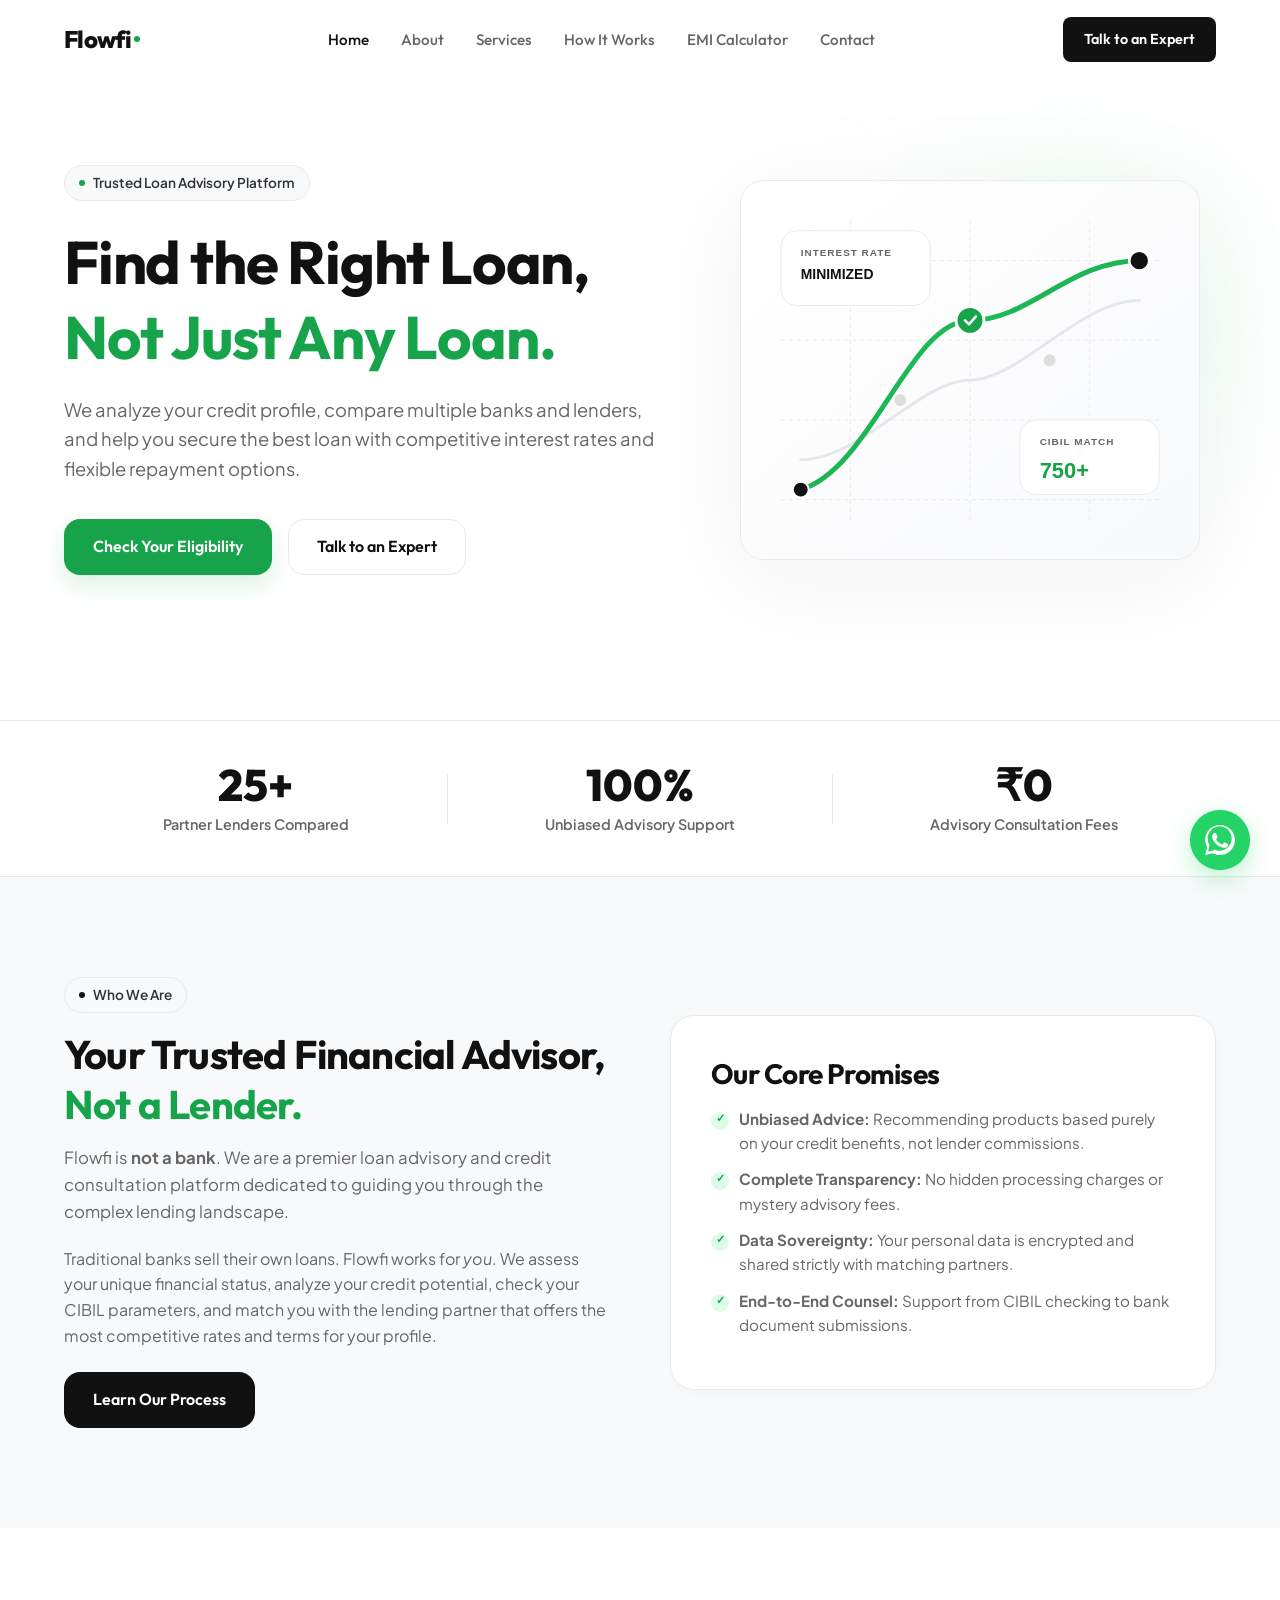
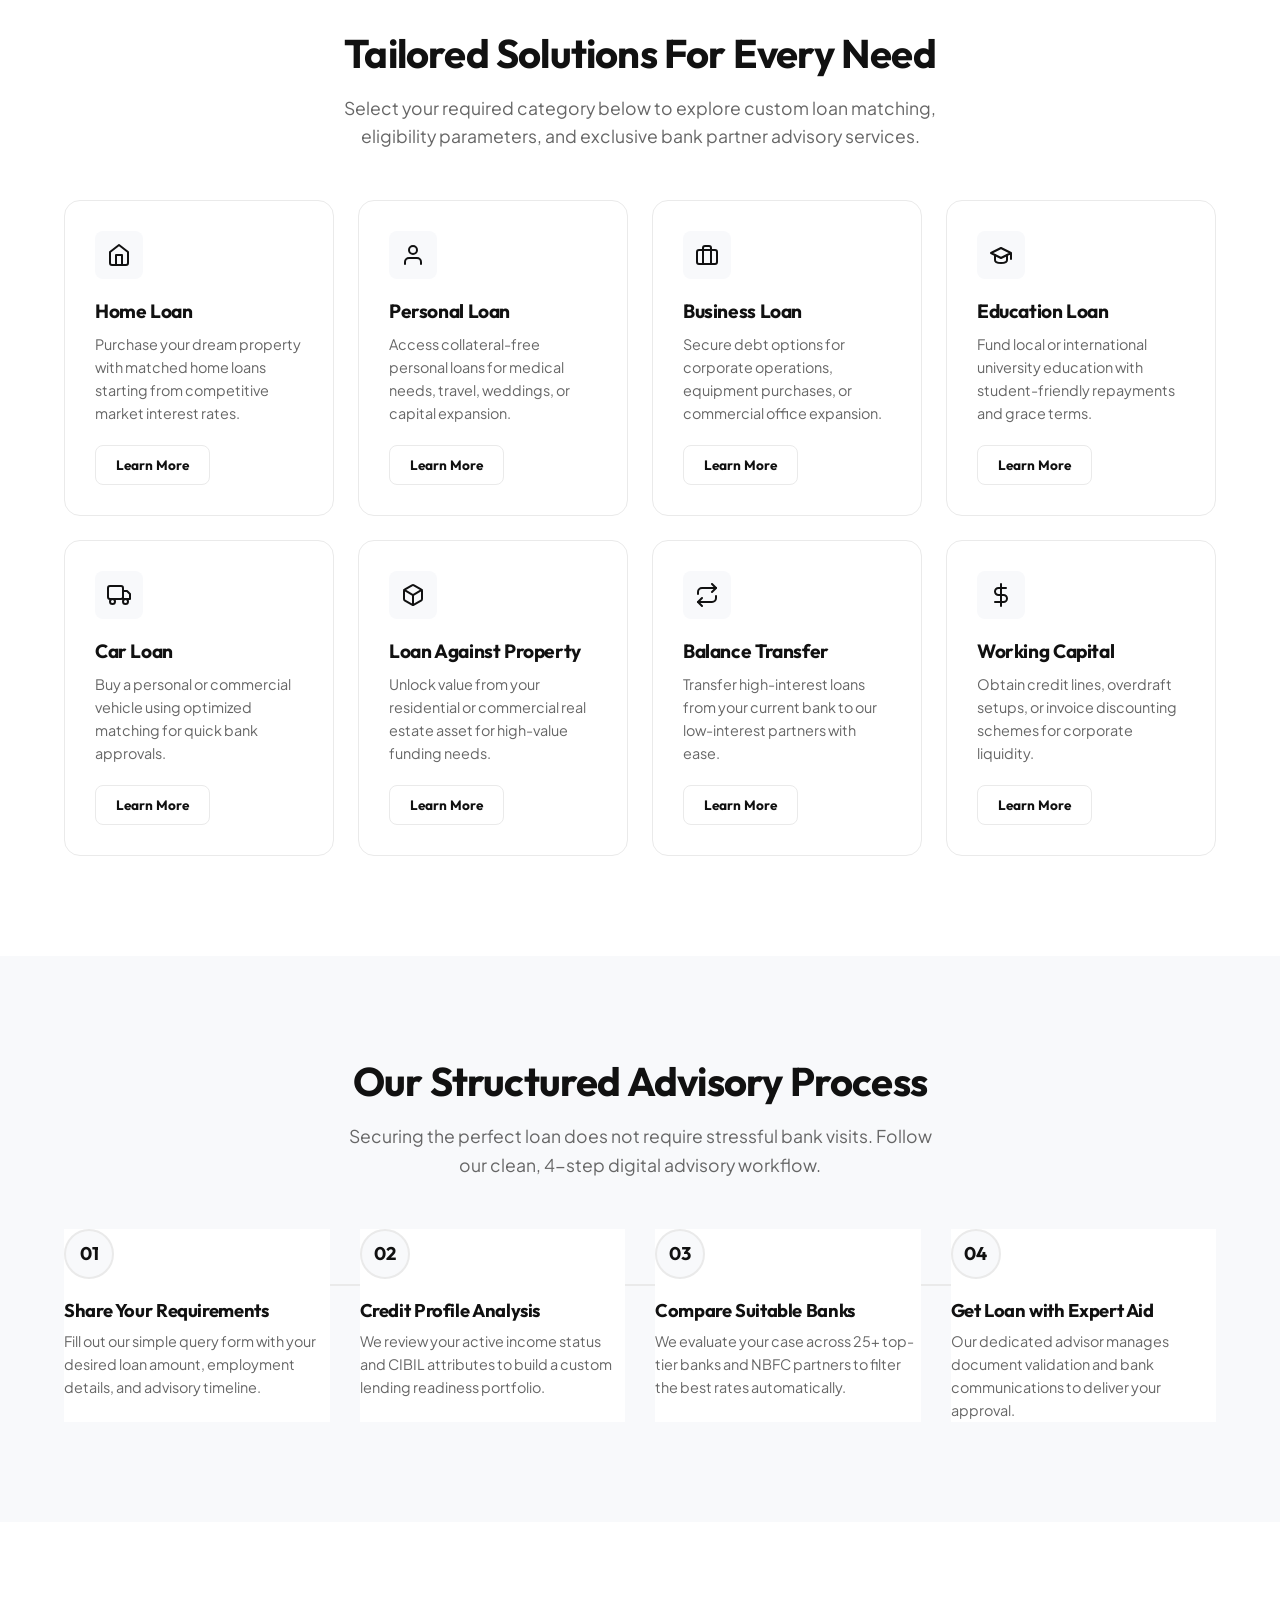
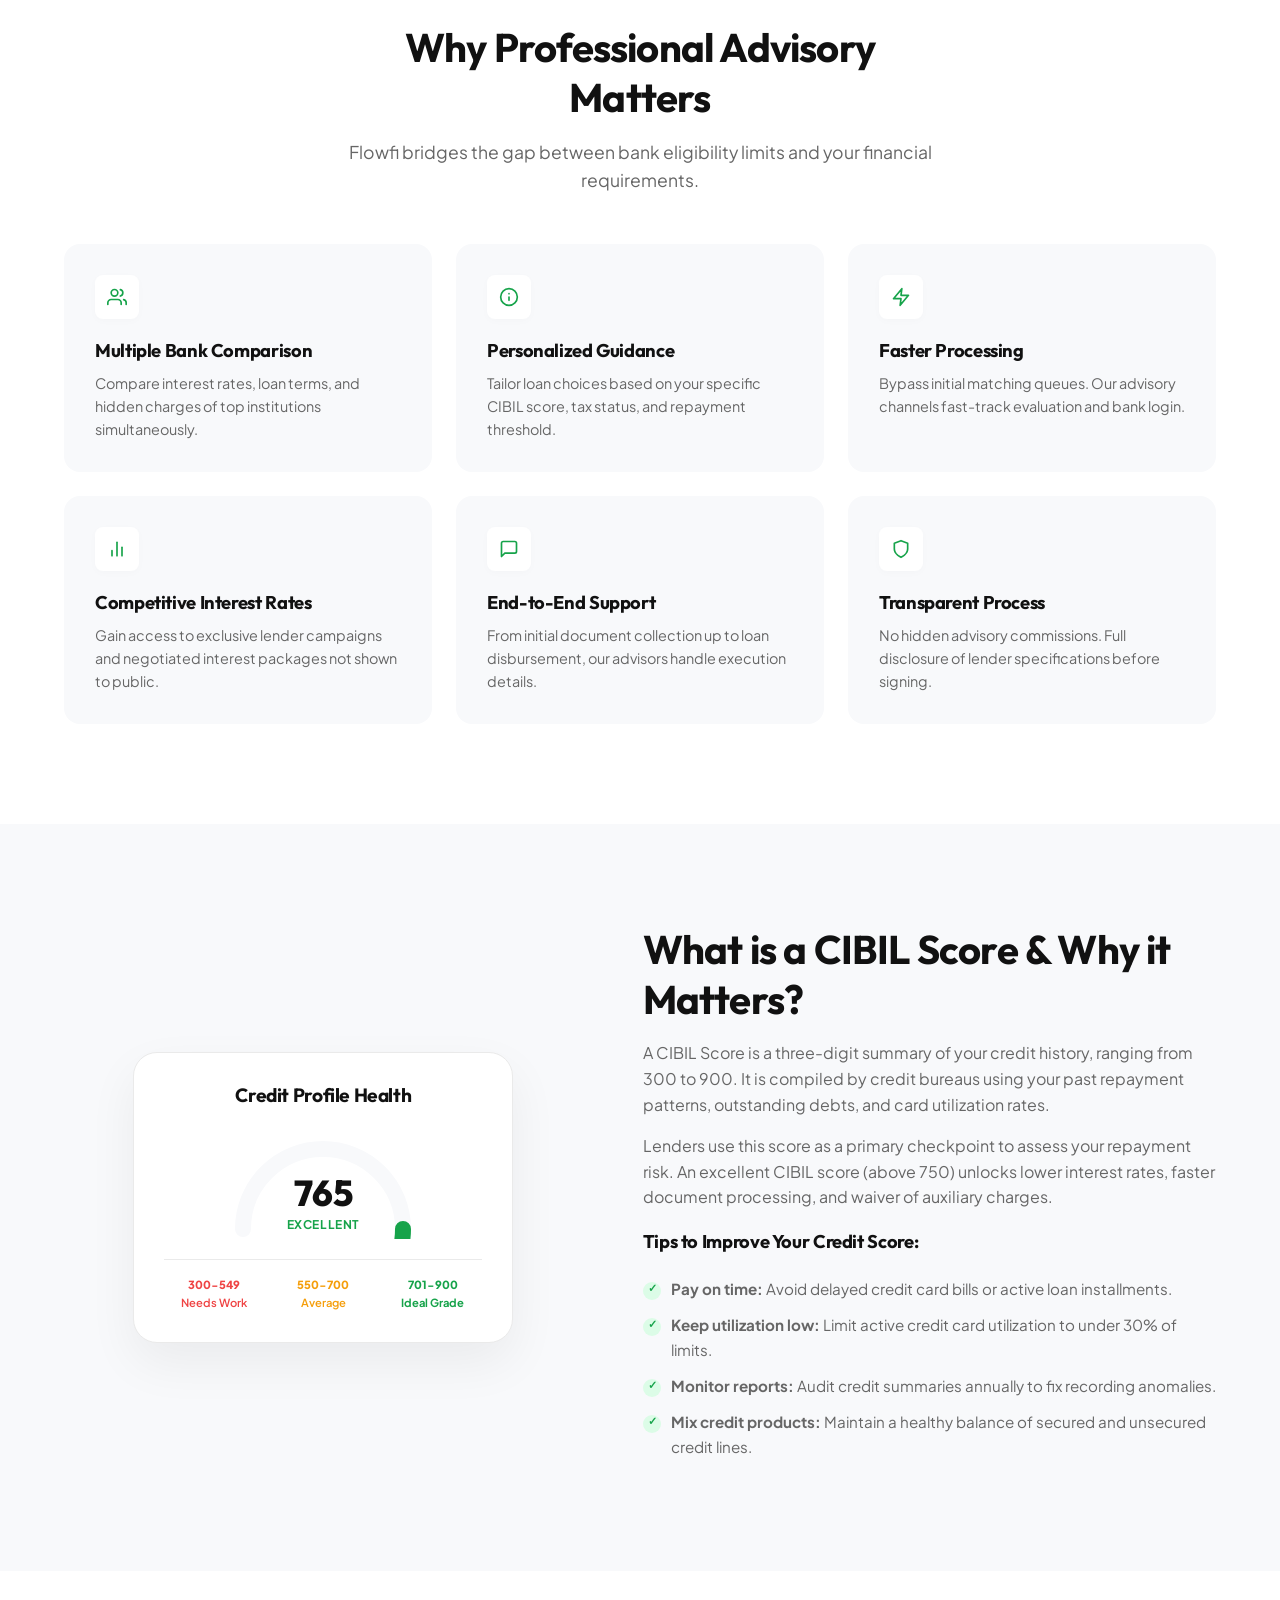
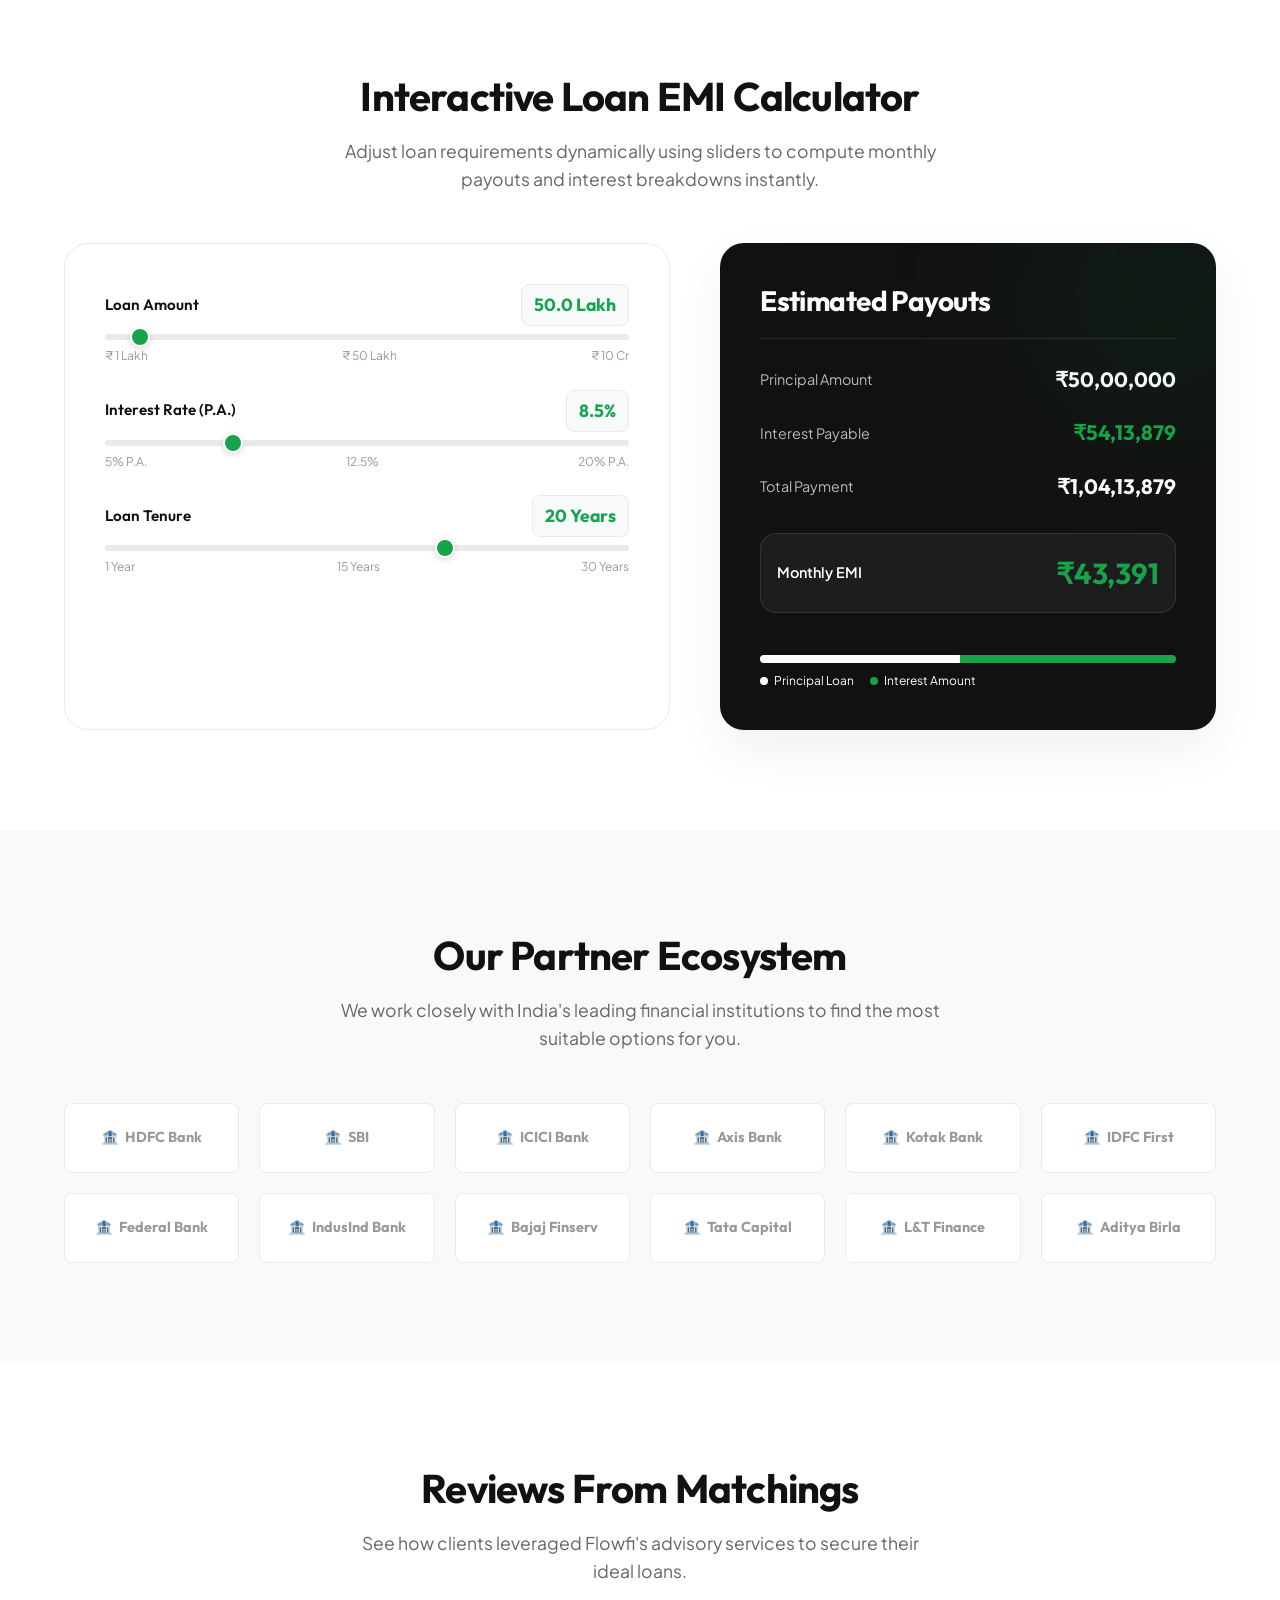
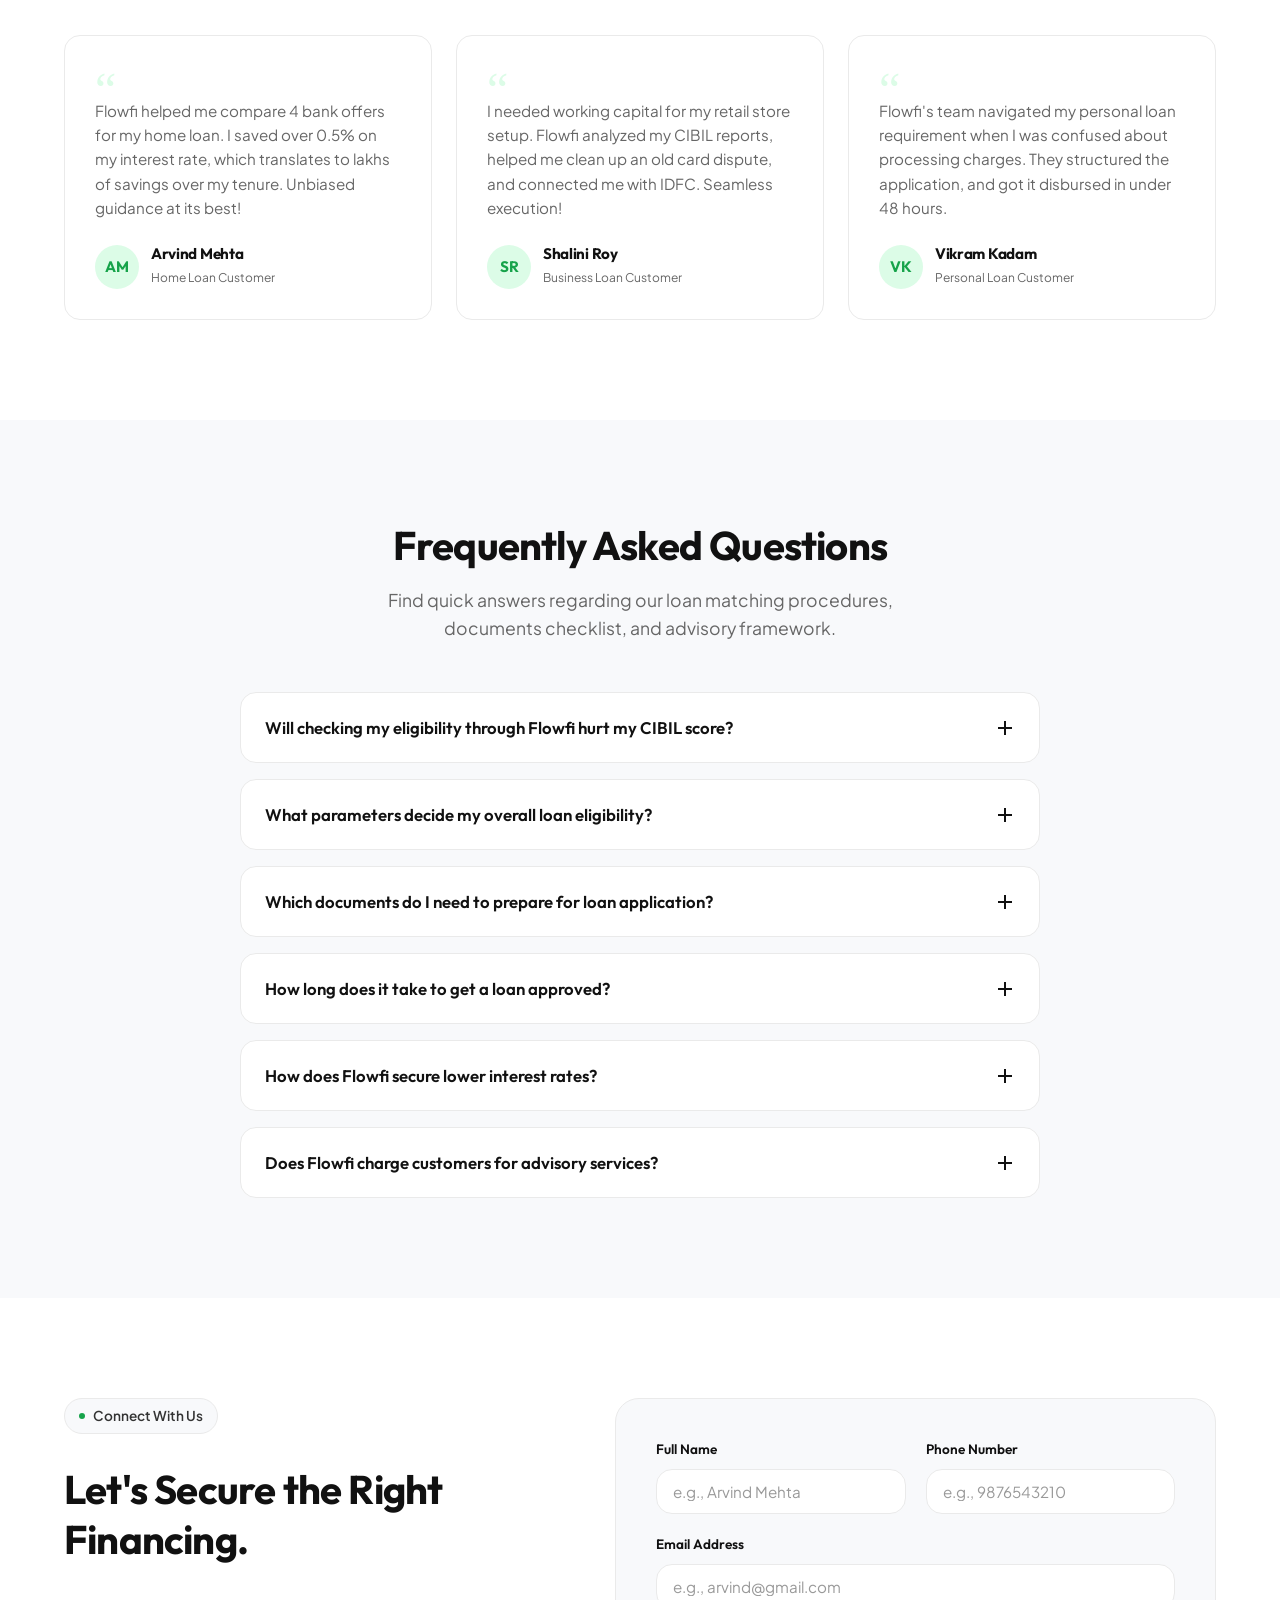
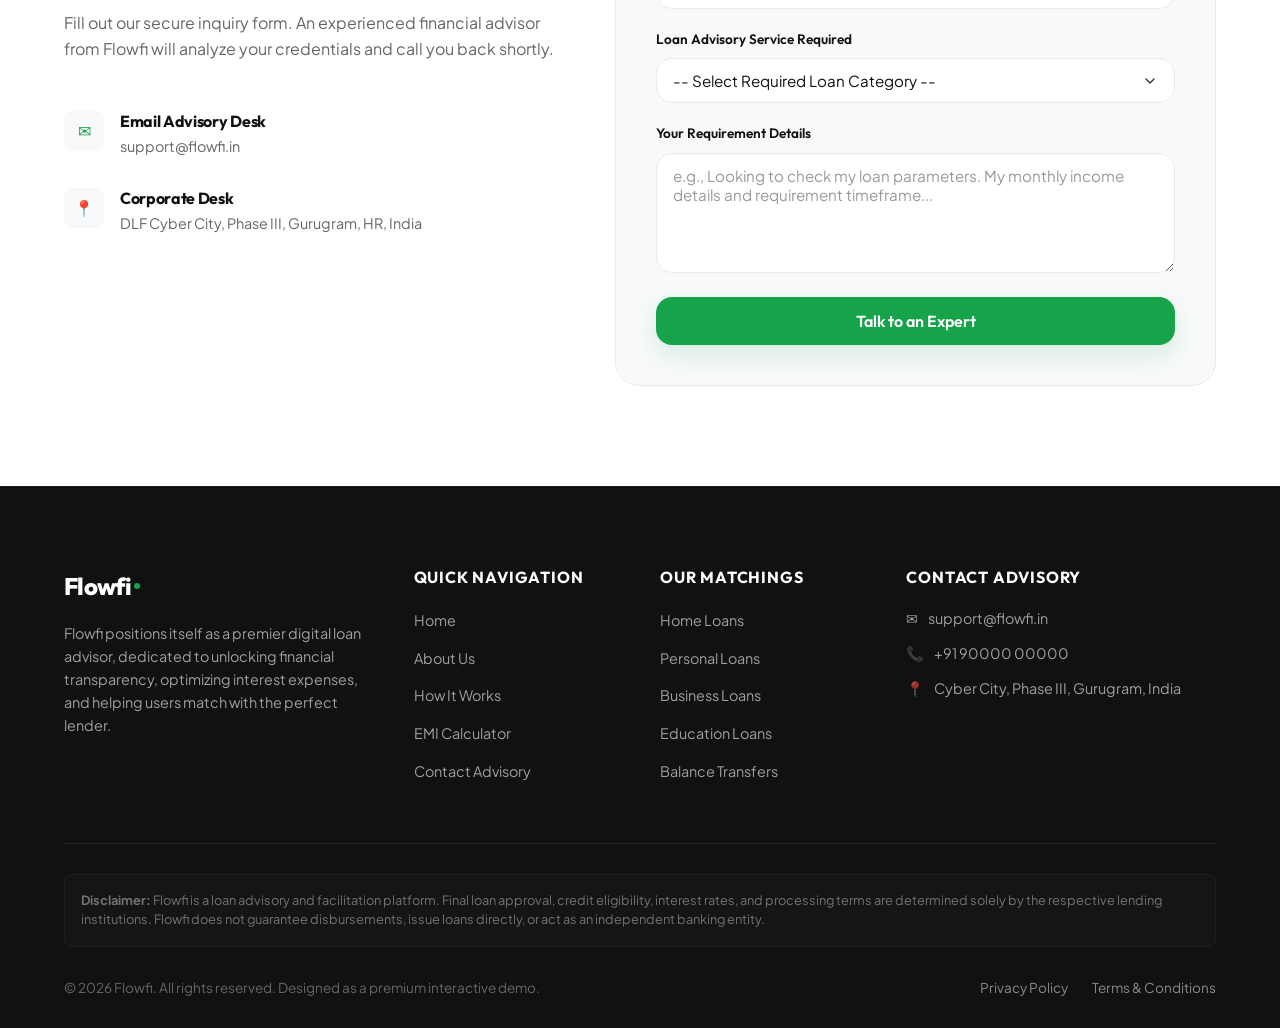
<file: templates/flowfi/index.html>
<!DOCTYPE html>
<html lang="en">
<head>
    <meta charset="UTF-8">
    <meta name="viewport" content="width=device-width, initial-scale=1.0">
    
    <!-- SEO Optimization -->
    <title>Flowfi | Premium Financial Advisory & Loan Matchmaking</title>
    <meta name="description" content="Flowfi matches you with the most suitable bank or lender for your Home, Personal, or Business loans. Get CIBIL analysis and expert advisory for competitive rates.">
    <meta name="keywords" content="loan advisory, finance matching, CIBIL analysis, home loan, personal loan, business loan, interest rates">
    <meta name="robots" content="index, follow">
    
    <!-- Open Graph (Social Sharing) -->
    <meta property="og:title" content="Flowfi - Find the Right Loan, Not Just Any Loan">
    <meta property="og:description" content="We analyze your credit profile, compare multiple banks, and secure competitive interest rates for your loans.">
    <meta property="og:type" content="website">
    <meta property="og:url" content="https://www.flowfi.in">
    
    <!-- Stylesheet -->
    <link rel="stylesheet" href="style.css?v=1.1">
    <link rel="icon" type="image/png" href="../../images/logo.png">
</head>
<body>

    <!-- 1. Sticky Navigation Bar -->
    <header class="header" id="header" role="banner">
        <div class="container nav-container">
            <!-- Brand Logo -->
            <a href="#home" class="logo" id="brand-logo" aria-label="Flowfi Home">
                Flowfi<span class="logo-dot"></span>
            </a>

            <!-- Menu Drawer -->
            <nav role="navigation">
                <ul class="nav-menu" id="nav-menu">
                    <li><a href="#home" class="nav-link active">Home</a></li>
                    <li><a href="#about" class="nav-link">About</a></li>
                    <li><a href="#services" class="nav-link">Services</a></li>
                    <li><a href="#how-it-works" class="nav-link">How It Works</a></li>
                    <li><a href="#emi-calculator" class="nav-link">EMI Calculator</a></li>
                    <li><a href="#contact" class="nav-link">Contact</a></li>
                </ul>
            </nav>

            <!-- Navigation CTA -->
            <div class="nav-cta">
                <a href="#contact" class="btn btn-primary" id="header-cta">Talk to an Expert</a>
            </div>

            <!-- Mobile Toggle Button -->
            <button class="mobile-toggle" id="mobile-toggle" aria-label="Toggle menu" aria-expanded="false" aria-controls="nav-menu">
                <span></span>
                <span></span>
                <span></span>
            </button>
        </div>
    </header>

    <main id="main-content" role="main">
        <!-- 2. Hero Section -->
        <section class="section hero" id="home">
            <div class="container hero-grid">
                <div class="hero-content">
                    <div class="hero-tag">
                        <span class="hero-tag-dot"></span>
                        Trusted Loan Advisory Platform
                    </div>
                    <h1>Find the Right Loan, <span class="text-accent">Not Just Any Loan.</span></h1>
                    <p>We analyze your credit profile, compare multiple banks and lenders, and help you secure the best loan with competitive interest rates and flexible repayment options.</p>
                    
                    <div class="btn-group">
                        <a href="#contact" class="btn btn-accent" id="hero-primary-cta">Check Your Eligibility</a>
                        <a href="#contact" class="btn btn-secondary" id="hero-secondary-cta">Talk to an Expert</a>
                    </div>
                </div>

                <div class="hero-visual">
                    <div class="visual-accent-circle"></div>
                    
                    <!-- Premium Abstract Fintech Illustration SVG -->
                    <svg viewBox="0 0 460 380" fill="none" xmlns="http://www.w3.org/2000/svg" class="dashboard-mockup" style="padding: 0; border: 1px solid var(--color-border); background-color: var(--color-bg); filter: drop-shadow(0 20px 50px rgba(17, 17, 17, 0.05));" aria-label="Fintech matching illustration">
                        <defs>
                            <linearGradient id="svg-grad-ambient" x1="0%" y1="0%" x2="100%" y2="100%">
                                <stop offset="0%" stop-color="#ffffff"/>
                                <stop offset="100%" stop-color="#f8f9fb"/>
                            </linearGradient>
                            <linearGradient id="svg-grad-green" x1="0%" y1="0%" x2="100%" y2="100%">
                                <stop offset="0%" stop-color="#22c55e"/>
                                <stop offset="100%" stop-color="#16a34a"/>
                            </linearGradient>
                        </defs>
                        <rect width="460" height="380" rx="24" fill="url(#svg-grad-ambient)"/>
                        
                        <!-- Grid lines -->
                        <line x1="40" y1="80" x2="420" y2="80" stroke="#eaeaea" stroke-width="1" stroke-dasharray="4 4"/>
                        <line x1="40" y1="160" x2="420" y2="160" stroke="#eaeaea" stroke-width="1" stroke-dasharray="4 4"/>
                        <line x1="40" y1="240" x2="420" y2="240" stroke="#eaeaea" stroke-width="1" stroke-dasharray="4 4"/>
                        <line x1="40" y1="320" x2="420" y2="320" stroke="#eaeaea" stroke-width="1" stroke-dasharray="4 4"/>
                        
                        <line x1="110" y1="40" x2="110" y2="340" stroke="#eaeaea" stroke-width="1" stroke-dasharray="4 4"/>
                        <line x1="230" y1="40" x2="230" y2="340" stroke="#eaeaea" stroke-width="1" stroke-dasharray="4 4"/>
                        <line x1="350" y1="40" x2="350" y2="340" stroke="#eaeaea" stroke-width="1" stroke-dasharray="4 4"/>

                        <!-- Connection Flows (Curves) -->
                        <path d="M 60,280 C 120,280 180,200 230,200 C 280,200 340,120 400,120" fill="none" stroke="#E5E7EB" stroke-width="3" stroke-linecap="round"/>
                        <path d="M 60,310 C 130,290 170,140 230,140 C 290,140 330,80 400,80" fill="none" stroke="url(#svg-grad-green)" stroke-width="5" stroke-linecap="round"/>
                        
                        <!-- Node points -->
                        <circle cx="60" cy="310" r="8" fill="#111111" stroke="#ffffff" stroke-width="2"/>
                        <circle cx="230" cy="140" r="14" fill="#16A34A" stroke="#ffffff" stroke-width="3"/>
                        <path d="M 225,140 L 229,144 L 236,136" fill="none" stroke="#ffffff" stroke-width="2.5" stroke-linecap="round" stroke-linejoin="round"/>
                        <circle cx="400" cy="80" r="10" fill="#111111" stroke="#ffffff" stroke-width="2.5"/>

                        <circle cx="160" cy="220" r="6" fill="#333333" opacity="0.15"/>
                        <circle cx="310" cy="180" r="6" fill="#333333" opacity="0.15"/>
                        <circle cx="340" cy="270" r="6" fill="#333333" opacity="0.15"/>

                        <!-- Floating Glassmorphic cards inside SVG -->
                        <g>
                            <rect x="280" y="240" width="140" height="75" rx="16" fill="#ffffff" fill-opacity="0.95" stroke="#EAEAEA" stroke-width="1"/>
                            <text x="300" y="265" font-family="-apple-system, BlinkMacSystemFont, 'Segoe UI', Roboto, sans-serif" font-size="10" font-weight="bold" fill="#666666" letter-spacing="1">CIBIL MATCH</text>
                            <text x="300" y="298" font-family="-apple-system, BlinkMacSystemFont, 'Segoe UI', Roboto, sans-serif" font-size="22" font-weight="800" fill="#16A34A">750+</text>
                        </g>

                        <g>
                            <rect x="40" y="50" width="150" height="75" rx="16" fill="#ffffff" fill-opacity="0.95" stroke="#EAEAEA" stroke-width="1"/>
                            <text x="60" y="75" font-family="-apple-system, BlinkMacSystemFont, 'Segoe UI', Roboto, sans-serif" font-size="10" font-weight="bold" fill="#666666" letter-spacing="1">INTEREST RATE</text>
                            <text x="60" y="98" font-family="-apple-system, BlinkMacSystemFont, 'Segoe UI', Roboto, sans-serif" font-size="14" font-weight="800" fill="#111111">MINIMIZED</text>
                        </g>
                    </svg>
                </div>
            </div>
        </section>

        <!-- Static Metrics Bar Section -->
        <section class="metrics-row" aria-label="Key Performance Indicators">
            <div class="container metrics-container">
                <div class="metric-item">
                    <div class="metric-value">25+</div>
                    <div class="metric-label">Partner Lenders Compared</div>
                </div>
                <div class="metric-divider" aria-hidden="true"></div>
                <div class="metric-item">
                    <div class="metric-value">100%</div>
                    <div class="metric-label">Unbiased Advisory Support</div>
                </div>
                <div class="metric-divider" aria-hidden="true"></div>
                <div class="metric-item">
                    <div class="metric-value">₹0</div>
                    <div class="metric-label">Advisory Consultation Fees</div>
                </div>
            </div>
        </section>

        <!-- 3. About Section -->
        <section class="section section-bg" id="about">
            <div class="container">
                <div class="cibil-layout" style="grid-template-columns: 1fr 1fr;">
                    <div>
                        <div class="hero-tag" style="margin-bottom: 16px;">
                            <span class="hero-tag-dot" style="background-color: var(--color-primary);"></span>
                            Who We Are
                        </div>
                        <h2 style="text-align: left; max-width: 100%;">Your Trusted Financial Advisor, <span class="text-accent">Not a Lender.</span></h2>
                        <p style="margin-bottom: 20px; font-size: 1.05rem;">Flowfi is <strong>not a bank</strong>. We are a premier loan advisory and credit consultation platform dedicated to guiding you through the complex lending landscape.</p>
                        <p style="margin-bottom: 24px;">Traditional banks sell their own loans. Flowfi works for <em>you</em>. We assess your unique financial status, analyze your credit potential, check your CIBIL parameters, and match you with the lending partner that offers the most competitive rates and terms for your profile.</p>
                        
                        <div class="btn-group" style="margin-top: 10px;">
                            <a href="#how-it-works" class="btn btn-primary">Learn Our Process</a>
                        </div>
                    </div>
                    
                    <div style="background-color: var(--color-bg); border: 1px solid var(--color-border); border-radius: var(--radius-lg); padding: 40px; box-shadow: var(--shadow-sm);">
                        <h3 style="margin-bottom: 16px;">Our Core Promises</h3>
                        <ul class="cibil-tips-list" style="margin-top: 0;">
                            <li><strong>Unbiased Advice:</strong> Recommending products based purely on your credit benefits, not lender commissions.</li>
                            <li><strong>Complete Transparency:</strong> No hidden processing charges or mystery advisory fees.</li>
                            <li><strong>Data Sovereignty:</strong> Your personal data is encrypted and shared strictly with matching partners.</li>
                            <li><strong>End-to-End Counsel:</strong> Support from CIBIL checking to bank document submissions.</li>
                        </ul>
                    </div>
                </div>
            </div>
        </section>

        <!-- 4. Services Section -->
        <section class="section" id="services">
            <div class="container">
                <div class="section-header text-center">
                    <h2>Tailored Solutions For Every Need</h2>
                    <p>Select your required category below to explore custom loan matching, eligibility parameters, and exclusive bank partner advisory services.</p>
                </div>

                <div class="services-grid">
                    <!-- Service 1: Home Loan -->
                    <article class="service-card" id="service-home">
                        <div class="service-icon" aria-hidden="true">
                            <svg xmlns="http://www.w3.org/2000/svg" width="24" height="24" viewBox="0 0 24 24" fill="none" stroke="currentColor" stroke-width="2" stroke-linecap="round" stroke-linejoin="round">
                                <path d="M3 9l9-7 9 7v11a2 2 0 0 1-2 2H5a2 2 0 0 1-2-2z"></path>
                                <polyline points="9 22 9 12 15 12 15 22"></polyline>
                            </svg>
                        </div>
                        <h3>Home Loan</h3>
                        <p>Purchase your dream property with matched home loans starting from competitive market interest rates.</p>
                        <button class="btn btn-secondary service-btn" data-service="home-loan">Learn More</button>
                    </article>

                    <!-- Service 2: Personal Loan -->
                    <article class="service-card" id="service-personal">
                        <div class="service-icon" aria-hidden="true">
                            <svg xmlns="http://www.w3.org/2000/svg" width="24" height="24" viewBox="0 0 24 24" fill="none" stroke="currentColor" stroke-width="2" stroke-linecap="round" stroke-linejoin="round">
                                <path d="M20 21v-2a4 4 0 0 0-4-4H8a4 4 0 0 0-4 4v2"></path>
                                <circle cx="12" cy="7" r="4"></circle>
                            </svg>
                        </div>
                        <h3>Personal Loan</h3>
                        <p>Access collateral-free personal loans for medical needs, travel, weddings, or capital expansion.</p>
                        <button class="btn btn-secondary service-btn" data-service="personal-loan">Learn More</button>
                    </article>

                    <!-- Service 3: Business Loan -->
                    <article class="service-card" id="service-business">
                        <div class="service-icon" aria-hidden="true">
                            <svg xmlns="http://www.w3.org/2000/svg" width="24" height="24" viewBox="0 0 24 24" fill="none" stroke="currentColor" stroke-width="2" stroke-linecap="round" stroke-linejoin="round">
                                <rect x="2" y="7" width="20" height="14" rx="2" ry="2"></rect>
                                <path d="M16 21V5a2 2 0 0 0-2-2h-4a2 2 0 0 0-2 2v16"></path>
                            </svg>
                        </div>
                        <h3>Business Loan</h3>
                        <p>Secure debt options for corporate operations, equipment purchases, or commercial office expansion.</p>
                        <button class="btn btn-secondary service-btn" data-service="business-loan">Learn More</button>
                    </article>

                    <!-- Service 4: Education Loan -->
                    <article class="service-card" id="service-education">
                        <div class="service-icon" aria-hidden="true">
                            <svg xmlns="http://www.w3.org/2000/svg" width="24" height="24" viewBox="0 0 24 24" fill="none" stroke="currentColor" stroke-width="2" stroke-linecap="round" stroke-linejoin="round">
                                <path d="M22 10v6M2 10l10-5 10 5-10 5z"></path>
                                <path d="M6 12v5c0 2 2 3 6 3s6-1 6-3v-5"></path>
                            </svg>
                        </div>
                        <h3>Education Loan</h3>
                        <p>Fund local or international university education with student-friendly repayments and grace terms.</p>
                        <button class="btn btn-secondary service-btn" data-service="education-loan">Learn More</button>
                    </article>

                    <!-- Service 5: Car Loan -->
                    <article class="service-card" id="service-car">
                        <div class="service-icon" aria-hidden="true">
                            <svg xmlns="http://www.w3.org/2000/svg" width="24" height="24" viewBox="0 0 24 24" fill="none" stroke="currentColor" stroke-width="2" stroke-linecap="round" stroke-linejoin="round">
                                <rect x="1" y="3" width="15" height="13" rx="2" ry="2"></rect>
                                <polygon points="16 8 20 8 23 11 23 16 16 16 16 8"></polygon>
                                <circle cx="5.5" cy="18.5" r="2.5"></circle>
                                <circle cx="18.5" cy="18.5" r="2.5"></circle>
                            </svg>
                        </div>
                        <h3>Car Loan</h3>
                        <p>Buy a personal or commercial vehicle using optimized matching for quick bank approvals.</p>
                        <button class="btn btn-secondary service-btn" data-service="car-loan">Learn More</button>
                    </article>

                    <!-- Service 6: Loan Against Property -->
                    <article class="service-card" id="service-lap">
                        <div class="service-icon" aria-hidden="true">
                            <svg xmlns="http://www.w3.org/2000/svg" width="24" height="24" viewBox="0 0 24 24" fill="none" stroke="currentColor" stroke-width="2" stroke-linecap="round" stroke-linejoin="round">
                                <path d="M21 16V8a2 2 0 0 0-1-1.73l-7-4a2 2 0 0 0-2 0l-7 4A2 2 0 0 0 3 8v8a2 2 0 0 0 1 1.73l7 4a2 2 0 0 0 2 0l7-4A2 2 0 0 0 21 16z"></path>
                                <polyline points="3.27 6.96 12 12.01 20.73 6.96"></polyline>
                                <line x1="12" y1="22.08" x2="12" y2="12"></line>
                            </svg>
                        </div>
                        <h3>Loan Against Property</h3>
                        <p>Unlock value from your residential or commercial real estate asset for high-value funding needs.</p>
                        <button class="btn btn-secondary service-btn" data-service="loan-against-property">Learn More</button>
                    </article>

                    <!-- Service 7: Balance Transfer -->
                    <article class="service-card" id="service-transfer">
                        <div class="service-icon" aria-hidden="true">
                            <svg xmlns="http://www.w3.org/2000/svg" width="24" height="24" viewBox="0 0 24 24" fill="none" stroke="currentColor" stroke-width="2" stroke-linecap="round" stroke-linejoin="round">
                                <polyline points="17 1 21 5 17 9"></polyline>
                                <path d="M3 11V9a4 4 0 0 1 4-4h14"></path>
                                <polyline points="7 23 3 19 7 15"></polyline>
                                <path d="M21 13v2a4 4 0 0 1-4 4H3"></path>
                            </svg>
                        </div>
                        <h3>Balance Transfer</h3>
                        <p>Transfer high-interest loans from your current bank to our low-interest partners with ease.</p>
                        <button class="btn btn-secondary service-btn" data-service="balance-transfer">Learn More</button>
                    </article>

                    <!-- Service 8: Working Capital -->
                    <article class="service-card" id="service-working-capital">
                        <div class="service-icon" aria-hidden="true">
                            <svg xmlns="http://www.w3.org/2000/svg" width="24" height="24" viewBox="0 0 24 24" fill="none" stroke="currentColor" stroke-width="2" stroke-linecap="round" stroke-linejoin="round">
                                <line x1="12" y1="1" x2="12" y2="23"></line>
                                <path d="M17 5H9.5a3.5 3.5 0 0 0 0 7h5a3.5 3.5 0 0 1 0 7H6"></path>
                            </svg>
                        </div>
                        <h3>Working Capital</h3>
                        <p>Obtain credit lines, overdraft setups, or invoice discounting schemes for corporate liquidity.</p>
                        <button class="btn btn-secondary service-btn" data-service="working-capital">Learn More</button>
                    </article>
                </div>
            </div>
        </section>

        <!-- 5. How It Works Section -->
        <section class="section section-bg" id="how-it-works">
            <div class="container">
                <div class="section-header text-center">
                    <h2>Our Structured Advisory Process</h2>
                    <p>Securing the perfect loan does not require stressful bank visits. Follow our clean, 4-step digital advisory workflow.</p>
                </div>

                <div class="steps-grid">
                    <!-- Step 1 -->
                    <div class="step-card" id="step-1">
                        <div class="step-number">01</div>
                        <h3>Share Your Requirements</h3>
                        <p>Fill out our simple query form with your desired loan amount, employment details, and advisory timeline.</p>
                    </div>

                    <!-- Step 2 -->
                    <div class="step-card" id="step-2">
                        <div class="step-number">02</div>
                        <h3>Credit Profile Analysis</h3>
                        <p>We review your active income status and CIBIL attributes to build a custom lending readiness portfolio.</p>
                    </div>

                    <!-- Step 3 -->
                    <div class="step-card" id="step-3">
                        <div class="step-number">03</div>
                        <h3>Compare Suitable Banks</h3>
                        <p>We evaluate your case across 25+ top-tier banks and NBFC partners to filter the best rates automatically.</p>
                    </div>

                    <!-- Step 4 -->
                    <div class="step-card" id="step-4">
                        <div class="step-number">04</div>
                        <h3>Get Loan with Expert Aid</h3>
                        <p>Our dedicated advisor manages document validation and bank communications to deliver your approval.</p>
                    </div>
                </div>
            </div>
        </section>

        <!-- 6. Why Choose Flowfi -->
        <section class="section" id="why-choose">
            <div class="container">
                <div class="section-header text-center">
                    <h2>Why Professional Advisory Matters</h2>
                    <p>Flowfi bridges the gap between bank eligibility limits and your financial requirements.</p>
                </div>

                <div class="why-grid">
                    <!-- Feature 1 -->
                    <div class="why-card" id="why-comparison">
                        <div class="why-icon-box" aria-hidden="true">
                            <svg xmlns="http://www.w3.org/2000/svg" width="20" height="20" viewBox="0 0 24 24" fill="none" stroke="currentColor" stroke-width="2" stroke-linecap="round" stroke-linejoin="round">
                                <path d="M17 21v-2a4 4 0 0 0-4-4H5a4 4 0 0 0-4 4v2"></path>
                                <circle cx="9" cy="7" r="4"></circle>
                                <path d="M23 21v-2a4 4 0 0 0-3-3.87"></path>
                                <path d="M16 3.13a4 4 0 0 1 0 7.75"></path>
                            </svg>
                        </div>
                        <h3>Multiple Bank Comparison</h3>
                        <p>Compare interest rates, loan terms, and hidden charges of top institutions simultaneously.</p>
                    </div>

                    <!-- Feature 2 -->
                    <div class="why-card" id="why-guidance">
                        <div class="why-icon-box" aria-hidden="true">
                            <svg xmlns="http://www.w3.org/2000/svg" width="20" height="20" viewBox="0 0 24 24" fill="none" stroke="currentColor" stroke-width="2" stroke-linecap="round" stroke-linejoin="round">
                                <circle cx="12" cy="12" r="10"></circle>
                                <line x1="12" y1="16" x2="12" y2="12"></line>
                                <line x1="12" y1="8" x2="12.01" y2="8"></line>
                            </svg>
                        </div>
                        <h3>Personalized Guidance</h3>
                        <p>Tailor loan choices based on your specific CIBIL score, tax status, and repayment threshold.</p>
                    </div>

                    <!-- Feature 3 -->
                    <div class="why-card" id="why-speed">
                        <div class="why-icon-box" aria-hidden="true">
                            <svg xmlns="http://www.w3.org/2000/svg" width="20" height="20" viewBox="0 0 24 24" fill="none" stroke="currentColor" stroke-width="2" stroke-linecap="round" stroke-linejoin="round">
                                <polygon points="13 2 3 14 12 14 11 22 21 10 12 10 13 2"></polygon>
                            </svg>
                        </div>
                        <h3>Faster Processing</h3>
                        <p>Bypass initial matching queues. Our advisory channels fast-track evaluation and bank login.</p>
                    </div>

                    <!-- Feature 4 -->
                    <div class="why-card" id="why-rates">
                        <div class="why-icon-box" aria-hidden="true">
                            <svg xmlns="http://www.w3.org/2000/svg" width="20" height="20" viewBox="0 0 24 24" fill="none" stroke="currentColor" stroke-width="2" stroke-linecap="round" stroke-linejoin="round">
                                <line x1="18" y1="20" x2="18" y2="10"></line>
                                <line x1="12" y1="20" x2="12" y2="4"></line>
                                <line x1="6" y1="20" x2="6" y2="14"></line>
                            </svg>
                        </div>
                        <h3>Competitive Interest Rates</h3>
                        <p>Gain access to exclusive lender campaigns and negotiated interest packages not shown to public.</p>
                    </div>

                    <!-- Feature 5 -->
                    <div class="why-card" id="why-support">
                        <div class="why-icon-box" aria-hidden="true">
                            <svg xmlns="http://www.w3.org/2000/svg" width="20" height="20" viewBox="0 0 24 24" fill="none" stroke="currentColor" stroke-width="2" stroke-linecap="round" stroke-linejoin="round">
                                <path d="M21 15a2 2 0 0 1-2 2H7l-4 4V5a2 2 0 0 1 2-2h14a2 2 0 0 1 2 2z"></path>
                            </svg>
                        </div>
                        <h3>End-to-End Support</h3>
                        <p>From initial document collection up to loan disbursement, our advisors handle execution details.</p>
                    </div>

                    <!-- Feature 6 -->
                    <div class="why-card" id="why-transparency">
                        <div class="why-icon-box" aria-hidden="true">
                            <svg xmlns="http://www.w3.org/2000/svg" width="20" height="20" viewBox="0 0 24 24" fill="none" stroke="currentColor" stroke-width="2" stroke-linecap="round" stroke-linejoin="round">
                                <path d="M12 22s8-4 8-10V5l-8-3-8 3v7c0 6 8 10 8 10z"></path>
                            </svg>
                        </div>
                        <h3>Transparent Process</h3>
                        <p>No hidden advisory commissions. Full disclosure of lender specifications before signing.</p>
                    </div>
                </div>
            </div>
        </section>

        <!-- 7. CIBIL Score Section -->
        <section class="section section-bg" id="cibil-section">
            <div class="container cibil-layout">
                <div class="cibil-visual">
                    <div class="cibil-gauge-card">
                        <h3 style="font-size: 1.2rem; margin-bottom: 12px;">Credit Profile Health</h3>
                        
                        <div class="cibil-gauge">
                            <svg class="cibil-gauge-svg" viewBox="0 0 220 120">
                                <path class="cibil-gauge-bg" d="M 30,110 A 80,80 0 0,1 190,110" />
                                <path class="cibil-gauge-active" id="cibil-gauge-active" d="M 30,110 A 80,80 0 0,1 190,110" />
                            </svg>
                            <div class="cibil-score-display">
                                <div class="cibil-score-number">765</div>
                                <div class="cibil-score-label">Excellent</div>
                            </div>
                        </div>

                        <div class="cibil-info-grid">
                            <div class="cibil-zone poor">
                                <div style="font-weight: 800;">300-549</div>
                                <div>Needs Work</div>
                            </div>
                            <div class="cibil-zone fair">
                                <div style="font-weight: 800;">550-700</div>
                                <div>Average</div>
                            </div>
                            <div class="cibil-zone excellent">
                                <div style="font-weight: 800;">701-900</div>
                                <div>Ideal Grade</div>
                            </div>
                        </div>
                    </div>
                </div>

                <div class="cibil-content">
                    <h2>What is a CIBIL Score & Why it Matters?</h2>
                    <p style="margin-bottom: 16px;">A CIBIL Score is a three-digit summary of your credit history, ranging from 300 to 900. It is compiled by credit bureaus using your past repayment patterns, outstanding debts, and card utilization rates.</p>
                    <p style="margin-bottom: 20px;">Lenders use this score as a primary checkpoint to assess your repayment risk. An excellent CIBIL score (above 750) unlocks lower interest rates, faster document processing, and waiver of auxiliary charges.</p>
                    
                    <h3 style="font-size: 1.15rem; margin-bottom: 10px;">Tips to Improve Your Credit Score:</h3>
                    <ul class="cibil-tips-list">
                        <li><strong>Pay on time:</strong> Avoid delayed credit card bills or active loan installments.</li>
                        <li><strong>Keep utilization low:</strong> Limit active credit card utilization to under 30% of limits.</li>
                        <li><strong>Monitor reports:</strong> Audit credit summaries annually to fix recording anomalies.</li>
                        <li><strong>Mix credit products:</strong> Maintain a healthy balance of secured and unsecured credit lines.</li>
                    </ul>
                </div>
            </div>
        </section>

        <!-- 8. EMI Calculator Section -->
        <section class="section" id="emi-calculator">
            <div class="container">
                <div class="section-header text-center">
                    <h2>Interactive Loan EMI Calculator</h2>
                    <p>Adjust loan requirements dynamically using sliders to compute monthly payouts and interest breakdowns instantly.</p>
                </div>

                <div class="calculator-layout">
                    <!-- Input Sliders Panel -->
                    <div class="calculator-inputs">
                        <!-- Loan Amount Slider -->
                        <div class="calc-group">
                            <div class="calc-label-row">
                                <label for="amount-slider" class="calc-label">Loan Amount</label>
                                <span class="calc-val-box" id="amount-val">50.0 Lakh</span>
                            </div>
                            <input type="range" class="calc-slider" id="amount-slider" min="100000" max="100000000" step="50000" value="5000000">
                            <div class="calc-scale-markers">
                                <span>₹ 1 Lakh</span>
                                <span>₹ 50 Lakh</span>
                                <span>₹ 10 Cr</span>
                            </div>
                        </div>

                        <!-- Interest Rate Slider -->
                        <div class="calc-group">
                            <div class="calc-label-row">
                                <label for="interest-slider" class="calc-label">Interest Rate (P.A.)</label>
                                <span class="calc-val-box" id="interest-val">8.5%</span>
                            </div>
                            <input type="range" class="calc-slider" id="interest-slider" min="5" max="20" step="0.1" value="8.5">
                            <div class="calc-scale-markers">
                                <span>5% P.A.</span>
                                <span>12.5%</span>
                                <span>20% P.A.</span>
                            </div>
                        </div>

                        <!-- Loan Tenure Slider -->
                        <div class="calc-group">
                            <div class="calc-label-row">
                                <label for="tenure-slider" class="calc-label">Loan Tenure</label>
                                <span class="calc-val-box" id="tenure-val">20 Years</span>
                            </div>
                            <input type="range" class="calc-slider" id="tenure-slider" min="1" max="30" step="1" value="20">
                            <div class="calc-scale-markers">
                                <span>1 Year</span>
                                <span>15 Years</span>
                                <span>30 Years</span>
                            </div>
                        </div>
                    </div>

                    <!-- Output Results Card -->
                    <div class="calculator-results">
                        <div>
                            <div class="results-header">
                                <h3>Estimated Payouts</h3>
                            </div>
                            <div class="results-list">
                                <div class="result-row">
                                    <span class="result-label">Principal Amount</span>
                                    <span class="result-value" id="principal-result-val">₹ 50,00,000</span>
                                </div>
                                <div class="result-row">
                                    <span class="result-label">Interest Payable</span>
                                    <span class="result-value text-accent" id="interest-result-val">₹ 54,13,879</span>
                                </div>
                                <div class="result-row">
                                    <span class="result-label">Total Payment</span>
                                    <span class="result-value" id="total-result-val">₹ 1,04,13,879</span>
                                </div>
                                <div class="result-row highlighted">
                                    <span class="result-label">Monthly EMI</span>
                                    <span class="result-value" id="emi-result-val">₹ 43,391</span>
                                </div>
                            </div>
                        </div>
                        
                        <div>
                            <!-- Visual Breakdown Ratio -->
                            <div class="vis-bar-wrapper">
                                <div class="vis-principal" id="vis-principal" style="width: 48%"></div>
                                <div class="vis-interest" id="vis-interest" style="width: 52%"></div>
                            </div>
                            <div class="vis-legend">
                                <div class="legend-item">
                                    <span class="legend-dot principal"></span>
                                    <span>Principal Loan</span>
                                </div>
                                <div class="legend-item">
                                    <span class="legend-dot interest"></span>
                                    <span>Interest Amount</span>
                                </div>
                            </div>
                        </div>
                    </div>
                </div>
            </div>
        </section>

        <!-- 9. Partner Banks Section -->
        <section class="section section-bg" id="partner-banks">
            <div class="container">
                <div class="section-header text-center">
                    <h2>Our Partner Ecosystem</h2>
                    <p>We work closely with India's leading financial institutions to find the most suitable options for you.</p>
                </div>

                <div class="banks-grid">
                    <!-- Logo 1 -->
                    <div class="bank-logo-card">
                        <div class="bank-logo-placeholder">
                            <span>🏦</span> HDFC Bank
                        </div>
                    </div>
                    <!-- Logo 2 -->
                    <div class="bank-logo-card">
                        <div class="bank-logo-placeholder">
                            <span>🏦</span> SBI
                        </div>
                    </div>
                    <!-- Logo 3 -->
                    <div class="bank-logo-card">
                        <div class="bank-logo-placeholder">
                            <span>🏦</span> ICICI Bank
                        </div>
                    </div>
                    <!-- Logo 4 -->
                    <div class="bank-logo-card">
                        <div class="bank-logo-placeholder">
                            <span>🏦</span> Axis Bank
                        </div>
                    </div>
                    <!-- Logo 5 -->
                    <div class="bank-logo-card">
                        <div class="bank-logo-placeholder">
                            <span>🏦</span> Kotak Bank
                        </div>
                    </div>
                    <!-- Logo 6 -->
                    <div class="bank-logo-card">
                        <div class="bank-logo-placeholder">
                            <span>🏦</span> IDFC First
                        </div>
                    </div>
                    <!-- Logo 7 -->
                    <div class="bank-logo-card">
                        <div class="bank-logo-placeholder">
                            <span>🏦</span> Federal Bank
                        </div>
                    </div>
                    <!-- Logo 8 -->
                    <div class="bank-logo-card">
                        <div class="bank-logo-placeholder">
                            <span>🏦</span> IndusInd Bank
                        </div>
                    </div>
                    <!-- Logo 9 -->
                    <div class="bank-logo-card">
                        <div class="bank-logo-placeholder">
                            <span>🏦</span> Bajaj Finserv
                        </div>
                    </div>
                    <!-- Logo 10 -->
                    <div class="bank-logo-card">
                        <div class="bank-logo-placeholder">
                            <span>🏦</span> Tata Capital
                        </div>
                    </div>
                    <!-- Logo 11 -->
                    <div class="bank-logo-card">
                        <div class="bank-logo-placeholder">
                            <span>🏦</span> L&T Finance
                        </div>
                    </div>
                    <!-- Logo 12 -->
                    <div class="bank-logo-card">
                        <div class="bank-logo-placeholder">
                            <span>🏦</span> Aditya Birla
                        </div>
                    </div>
                </div>
            </div>
        </section>

        <!-- 10. Testimonials Section -->
        <section class="section" id="testimonials">
            <div class="container">
                <div class="section-header text-center">
                    <h2>Reviews From Matchings</h2>
                    <p>See how clients leveraged Flowfi's advisory services to secure their ideal loans.</p>
                </div>

                <div class="testimonials-grid">
                    <!-- Testimonial 1 -->
                    <div class="testimonial-card" id="testimonial-1">
                        <div class="quote-icon">“</div>
                        <p>Flowfi helped me compare 4 bank offers for my home loan. I saved over 0.5% on my interest rate, which translates to lakhs of savings over my tenure. Unbiased guidance at its best!</p>
                        <div class="testimonial-user">
                            <div class="user-avatar">AM</div>
                            <div class="user-info">
                                <h4>Arvind Mehta</h4>
                                <span>Home Loan Customer</span>
                            </div>
                        </div>
                    </div>

                    <!-- Testimonial 2 -->
                    <div class="testimonial-card" id="testimonial-2">
                        <div class="quote-icon">“</div>
                        <p>I needed working capital for my retail store setup. Flowfi analyzed my CIBIL reports, helped me clean up an old card dispute, and connected me with IDFC. Seamless execution!</p>
                        <div class="testimonial-user">
                            <div class="user-avatar">SR</div>
                            <div class="user-info">
                                <h4>Shalini Roy</h4>
                                <span>Business Loan Customer</span>
                            </div>
                        </div>
                    </div>

                    <!-- Testimonial 3 -->
                    <div class="testimonial-card" id="testimonial-3">
                        <div class="quote-icon">“</div>
                        <p>Flowfi's team navigated my personal loan requirement when I was confused about processing charges. They structured the application, and got it disbursed in under 48 hours.</p>
                        <div class="testimonial-user">
                            <div class="user-avatar">VK</div>
                            <div class="user-info">
                                <h4>Vikram Kadam</h4>
                                <span>Personal Loan Customer</span>
                            </div>
                        </div>
                    </div>
                </div>
            </div>
        </section>

        <!-- 11. FAQ Section -->
        <section class="section section-bg" id="faq">
            <div class="container">
                <div class="section-header text-center">
                    <h2>Frequently Asked Questions</h2>
                    <p>Find quick answers regarding our loan matching procedures, documents checklist, and advisory framework.</p>
                </div>

                <div class="faq-accordion" id="faq-accordion">
                    <!-- FAQ 1 -->
                    <div class="faq-item" id="faq-cibil">
                        <button class="faq-header" aria-expanded="false" aria-controls="faq-cibil-panel">
                            <span class="faq-question">Will checking my eligibility through Flowfi hurt my CIBIL score?</span>
                            <span class="faq-toggle-icon" aria-hidden="true"></span>
                        </button>
                        <div class="faq-panel" id="faq-cibil-panel" role="region">
                            <div class="faq-content">
                                No. When you evaluate your eligibility with Flowfi, it is treated as a "soft inquiry" which does not impact your credit history. Hard inquiries only occur later when a selected partner bank pulls reports for formal sanction files.
                            </div>
                        </div>
                    </div>

                    <!-- FAQ 2 -->
                    <div class="faq-item" id="faq-eligibility">
                        <button class="faq-header" aria-expanded="false" aria-controls="faq-eligibility-panel">
                            <span class="faq-question">What parameters decide my overall loan eligibility?</span>
                            <span class="faq-toggle-icon" aria-hidden="true"></span>
                        </button>
                        <div class="faq-panel" id="faq-eligibility-panel" role="region">
                            <div class="faq-content">
                                Eligibility depends on multiple parameters including active monthly income, employment status (salaried vs self-employed), age, existing debt obligations (FOIR calculation), and CIBIL score.
                            </div>
                        </div>
                    </div>

                    <!-- FAQ 3 -->
                    <div class="faq-item" id="faq-documents">
                        <button class="faq-header" aria-expanded="false" aria-controls="faq-documents-panel">
                            <span class="faq-question">Which documents do I need to prepare for loan application?</span>
                            <span class="faq-toggle-icon" aria-hidden="true"></span>
                        </button>
                        <div class="faq-panel" id="faq-documents-panel" role="region">
                            <div class="faq-content">
                                Standard requirements include proof of identity (PAN card, Aadhaar), address proof, bank statements for the last 6 months, salary slips (for salaried individuals), and income tax filings/business invoices (for self-employed cases).
                            </div>
                        </div>
                    </div>

                    <!-- FAQ 4 -->
                    <div class="faq-item" id="faq-duration">
                        <button class="faq-header" aria-expanded="false" aria-controls="faq-duration-panel">
                            <span class="faq-question">How long does it take to get a loan approved?</span>
                            <span class="faq-toggle-icon" aria-hidden="true"></span>
                        </button>
                        <div class="faq-panel" id="faq-duration-panel" role="region">
                            <div class="faq-content">
                                Processing timelines vary by product. Personal loans can get approved and disbursed within 24 to 48 hours. Secured products like home loans or loans against property typically take 7 to 10 working days for legal and technical audits.
                            </div>
                        </div>
                    </div>

                    <!-- FAQ 5 -->
                    <div class="faq-item" id="faq-rates">
                        <button class="faq-header" aria-expanded="false" aria-controls="faq-rates-panel">
                            <span class="faq-question">How does Flowfi secure lower interest rates?</span>
                            <span class="faq-toggle-icon" aria-hidden="true"></span>
                        </button>
                        <div class="faq-panel" id="faq-rates-panel" role="region">
                            <div class="faq-content">
                                We maintain relationships with a wide network of lenders. By analyzing your profile, we match you with banks that currently have active seasonal schemes, custom rate waivers, or targeted score brackets matching your exact parameters.
                            </div>
                        </div>
                    </div>

                    <!-- FAQ 6 -->
                    <div class="faq-item" id="faq-process">
                        <button class="faq-header" aria-expanded="false" aria-controls="faq-process-panel">
                            <span class="faq-question">Does Flowfi charge customers for advisory services?</span>
                            <span class="faq-toggle-icon" aria-hidden="true"></span>
                        </button>
                        <div class="faq-panel" id="faq-process-panel" role="region">
                            <div class="faq-content">
                                No, our primary advisory and matching services are completely free for borrowers. Flowfi is compensated by partner lending institutions for presenting credit-verified leads, ensuring zero expense or markups for our users.
                            </div>
                        </div>
                    </div>
                </div>
            </div>
        </section>

        <!-- 12. Contact Section -->
        <section class="section" id="contact">
            <div class="container">
                <div class="contact-layout">
                    <!-- Left Column: Copy & Details -->
                    <div class="contact-info-panel">
                        <div class="hero-tag" style="margin-bottom: 0px; max-width: max-content;">
                            <span class="hero-tag-dot"></span>
                            Connect With Us
                        </div>
                        <h2>Let's Secure the Right Financing.</h2>
                        <p>Fill out our secure inquiry form. An experienced financial advisor from Flowfi will analyze your credentials and call you back shortly.</p>
                        
                        <div class="contact-info-card" style="margin-top: 20px;">
                            <div class="contact-info-icon" aria-hidden="true">✉</div>
                            <div class="contact-info-text">
                                <h4>Email Advisory Desk</h4>
                                <p><a href="mailto:support@flowfi.in">support@flowfi.in</a></p>
                            </div>
                        </div>

                        <div class="contact-info-card">
                            <div class="contact-info-icon" aria-hidden="true">📍</div>
                            <div class="contact-info-text">
                                <h4>Corporate Desk</h4>
                                <p>DLF Cyber City, Phase III, Gurugram, HR, India</p>
                            </div>
                        </div>
                    </div>

                    <!-- Right Column: Lead Form Card -->
                    <div class="contact-form-card">
                        <form id="contact-form" novalidate>
                            <div class="form-grid">
                                <!-- Name -->
                                <div class="form-group">
                                    <label for="client-name">Full Name</label>
                                    <input type="text" id="client-name" class="form-input" placeholder="e.g., Arvind Mehta" required autocomplete="name">
                                    <span class="form-error-msg">Name must be at least 3 letters.</span>
                                </div>
                                
                                <!-- Phone -->
                                <div class="form-group">
                                    <label for="client-phone">Phone Number</label>
                                    <input type="tel" id="client-phone" class="form-input" placeholder="e.g., 9876543210" required autocomplete="tel">
                                    <span class="form-error-msg">Please enter a valid 10-digit mobile number.</span>
                                </div>
                                
                                <!-- Email -->
                                <div class="form-group form-group-full">
                                    <label for="client-email">Email Address</label>
                                    <input type="email" id="client-email" class="form-input" placeholder="e.g., arvind@gmail.com" required autocomplete="email">
                                    <span class="form-error-msg">Please enter a valid email address.</span>
                                </div>

                                <!-- Service Selector Dropdown -->
                                <div class="form-group form-group-full">
                                    <label for="client-service">Loan Advisory Service Required</label>
                                    <select id="client-service" class="form-input">
                                        <option value="">-- Select Required Loan Category --</option>
                                        <option value="home-loan">Home Loan</option>
                                        <option value="personal-loan">Personal Loan</option>
                                        <option value="business-loan">Business Loan</option>
                                        <option value="education-loan">Education Loan</option>
                                        <option value="car-loan">Car Loan</option>
                                        <option value="loan-against-property">Loan Against Property</option>
                                        <option value="balance-transfer">Balance Transfer</option>
                                        <option value="working-capital">Working Capital</option>
                                    </select>
                                </div>

                                <!-- Query -->
                                <div class="form-group form-group-full">
                                    <label for="client-query">Your Requirement Details</label>
                                    <textarea id="client-query" class="form-input" placeholder="e.g., Looking to check my loan parameters. My monthly income details and requirement timeframe..." required></textarea>
                                    <span class="form-error-msg">Description details must be at least 10 letters.</span>
                                </div>
                            </div>
                            
                            <button type="submit" class="btn btn-accent" style="width: 100%; border: none;">Talk to an Expert</button>
                        </form>
                    </div>
                </div>
            </div>
        </section>
    </main>

    <!-- 13. Toast Notification Alert -->
    <div class="toast-container" id="toast-container">
        <div class="toast" id="toast" role="alert" aria-live="polite">
            <span class="toast-icon">✓</span>
            <span class="toast-text">Success message</span>
        </div>
    </div>

    <!-- 14. Floating WhatsApp Button -->
    <button class="floating-whatsapp" id="whatsapp-btn" aria-label="Chat with a financial advisor on WhatsApp">
        <svg class="whatsapp-icon" viewBox="0 0 24 24" xmlns="http://www.w3.org/2000/svg">
            <path d="M.057 24l1.687-6.163c-1.041-1.804-1.588-3.849-1.587-5.946C.06 5.348 5.397.01 12.008.01c3.202.001 6.212 1.246 8.477 3.514 2.266 2.268 3.507 5.28 3.505 8.484-.004 6.657-5.34 11.997-11.953 11.997-2.005-.001-3.973-.5-5.739-1.446L0 24zm6.59-4.846c1.6.95 3.188 1.449 4.825 1.451 5.436 0 9.86-4.37 9.864-9.799.002-2.63-1.023-5.101-2.885-6.963C16.59 1.98 14.113.957 11.998.957c-5.44 0-9.866 4.372-9.87 9.802 0 1.698.497 3.355 1.439 4.86L2.57 21.43l6.077-1.594zM17.91 14.99c-.318-.16-1.88-.93-2.17-1.035-.29-.105-.5-.16-.71.16-.21.32-.81 1.035-.99 1.24-.18.21-.36.24-.68.08-.32-.16-1.34-.495-2.56-1.585-.95-.85-1.59-1.9-1.78-2.22-.19-.32-.02-.49.14-.65.14-.14.32-.37.48-.56.16-.18.21-.31.32-.52.11-.21.05-.4-.03-.56-.08-.16-.71-1.72-.98-2.36-.26-.62-.52-.54-.71-.55-.18-.01-.39-.01-.6-.01-.21 0-.55.08-.84.4-.29.32-1.1 1.07-1.1 2.62s1.12 3.05 1.28 3.26c.16.21 2.2 3.37 5.33 4.73.74.32 1.33.52 1.78.66.75.24 1.43.2 1.97.12.6-.09 1.88-.77 2.15-1.47.27-.7.27-1.3.19-1.42-.08-.12-.29-.19-.61-.35z"/>
        </svg>
    </button>

    <!-- 15. Footer -->
    <footer class="footer" role="contentinfo">
        <div class="container">
            <div class="footer-grid">
                <!-- Col 1: About & Info -->
                <div class="footer-col">
                    <a href="#home" class="footer-logo">
                        Flowfi<span class="logo-dot"></span>
                    </a>
                    <p style="margin-top: 10px; margin-bottom: 20px;">Flowfi positions itself as a premier digital loan advisor, dedicated to unlocking financial transparency, optimizing interest expenses, and helping users match with the perfect lender.</p>
                </div>

                <!-- Col 2: Quick Links -->
                <div class="footer-col">
                    <h4>Quick Navigation</h4>
                    <ul class="footer-links-list">
                        <li><a href="#home">Home</a></li>
                        <li><a href="#about">About Us</a></li>
                        <li><a href="#how-it-works">How It Works</a></li>
                        <li><a href="#emi-calculator">EMI Calculator</a></li>
                        <li><a href="#contact">Contact Advisory</a></li>
                    </ul>
                </div>

                <!-- Col 3: Services -->
                <div class="footer-col">
                    <h4>Our Matchings</h4>
                    <ul class="footer-links-list">
                        <li><a href="#services">Home Loans</a></li>
                        <li><a href="#services">Personal Loans</a></li>
                        <li><a href="#services">Business Loans</a></li>
                        <li><a href="#services">Education Loans</a></li>
                        <li><a href="#services">Balance Transfers</a></li>
                    </ul>
                </div>

                <!-- Col 4: Contacts -->
                <div class="footer-col">
                    <h4>Contact Advisory</h4>
                    <div class="footer-contact-info">
                        <p><span>✉</span> support@flowfi.in</p>
                        <p><span>📞</span> +91 90000 00000</p>
                        <p><span>📍</span> Cyber City, Phase III, Gurugram, India</p>
                    </div>
                </div>
            </div>

            <hr class="footer-divider">

            <!-- Regulatory Disclaimer -->
            <div class="footer-disclaimer">
                <strong>Disclaimer:</strong> Flowfi is a loan advisory and facilitation platform. Final loan approval, credit eligibility, interest rates, and processing terms are determined solely by the respective lending institutions. Flowfi does not guarantee disbursements, issue loans directly, or act as an independent banking entity.
            </div>

            <div class="footer-bottom">
                <p>&copy; 2026 Flowfi. All rights reserved. Designed as a premium interactive demo.</p>
                <div class="footer-bottom-links">
                    <a href="#">Privacy Policy</a>
                    <a href="#">Terms & Conditions</a>
                </div>
            </div>
        </div>
    </footer>

    <!-- Scripts -->
    <script src="script.js?v=1.1" defer></script>
</body>
</html>
</file>
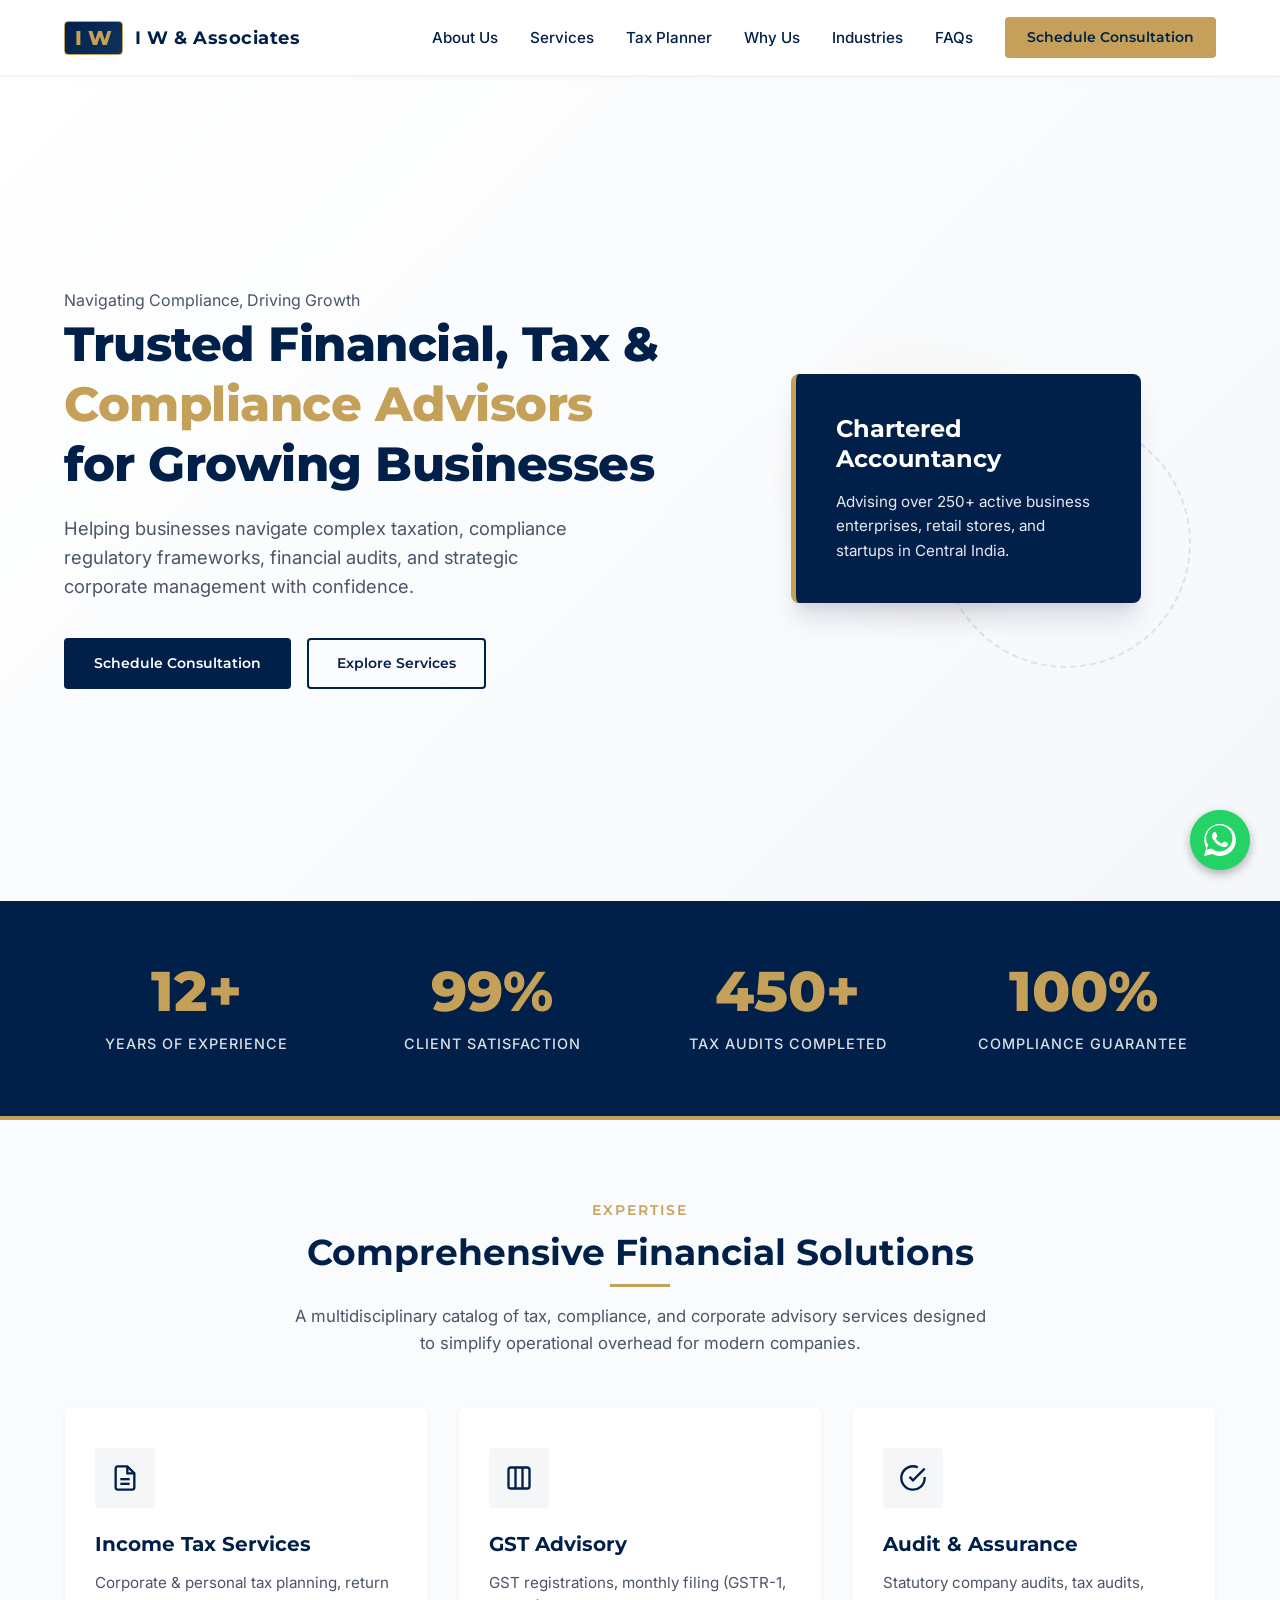
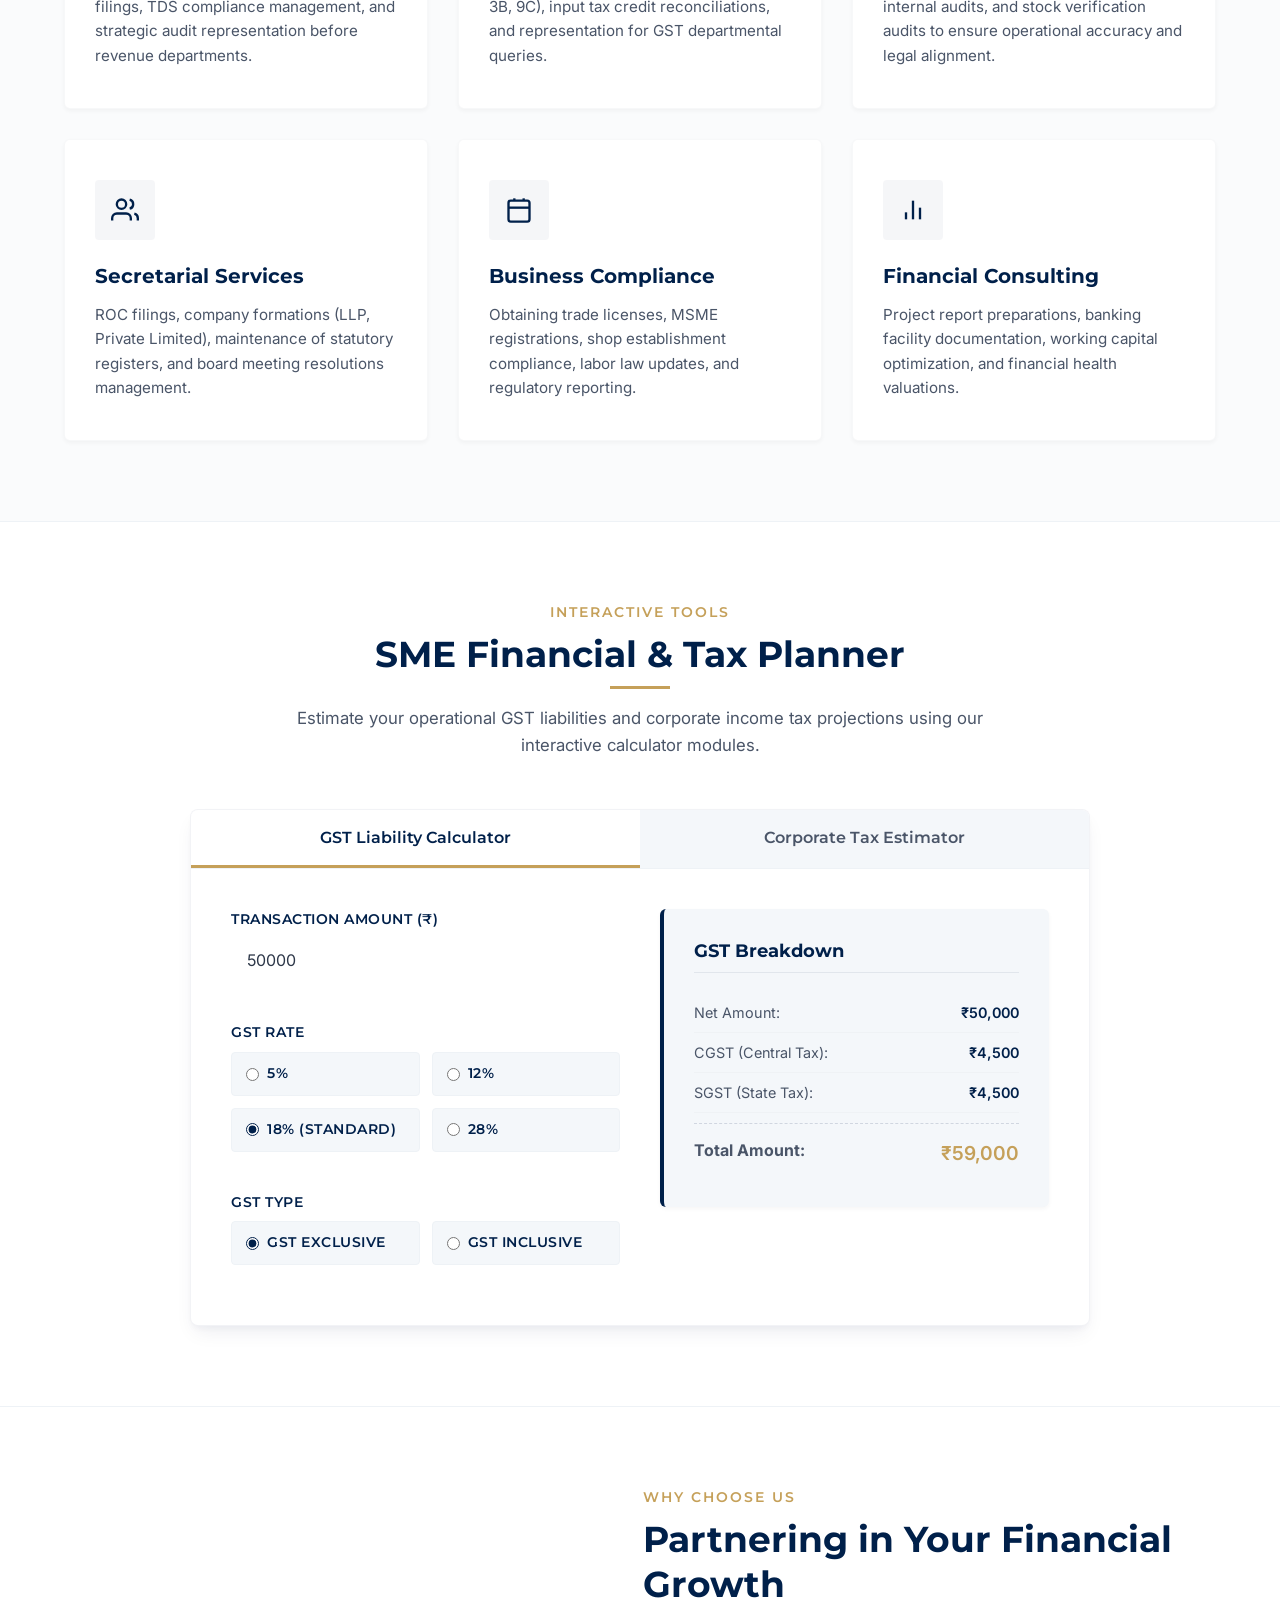
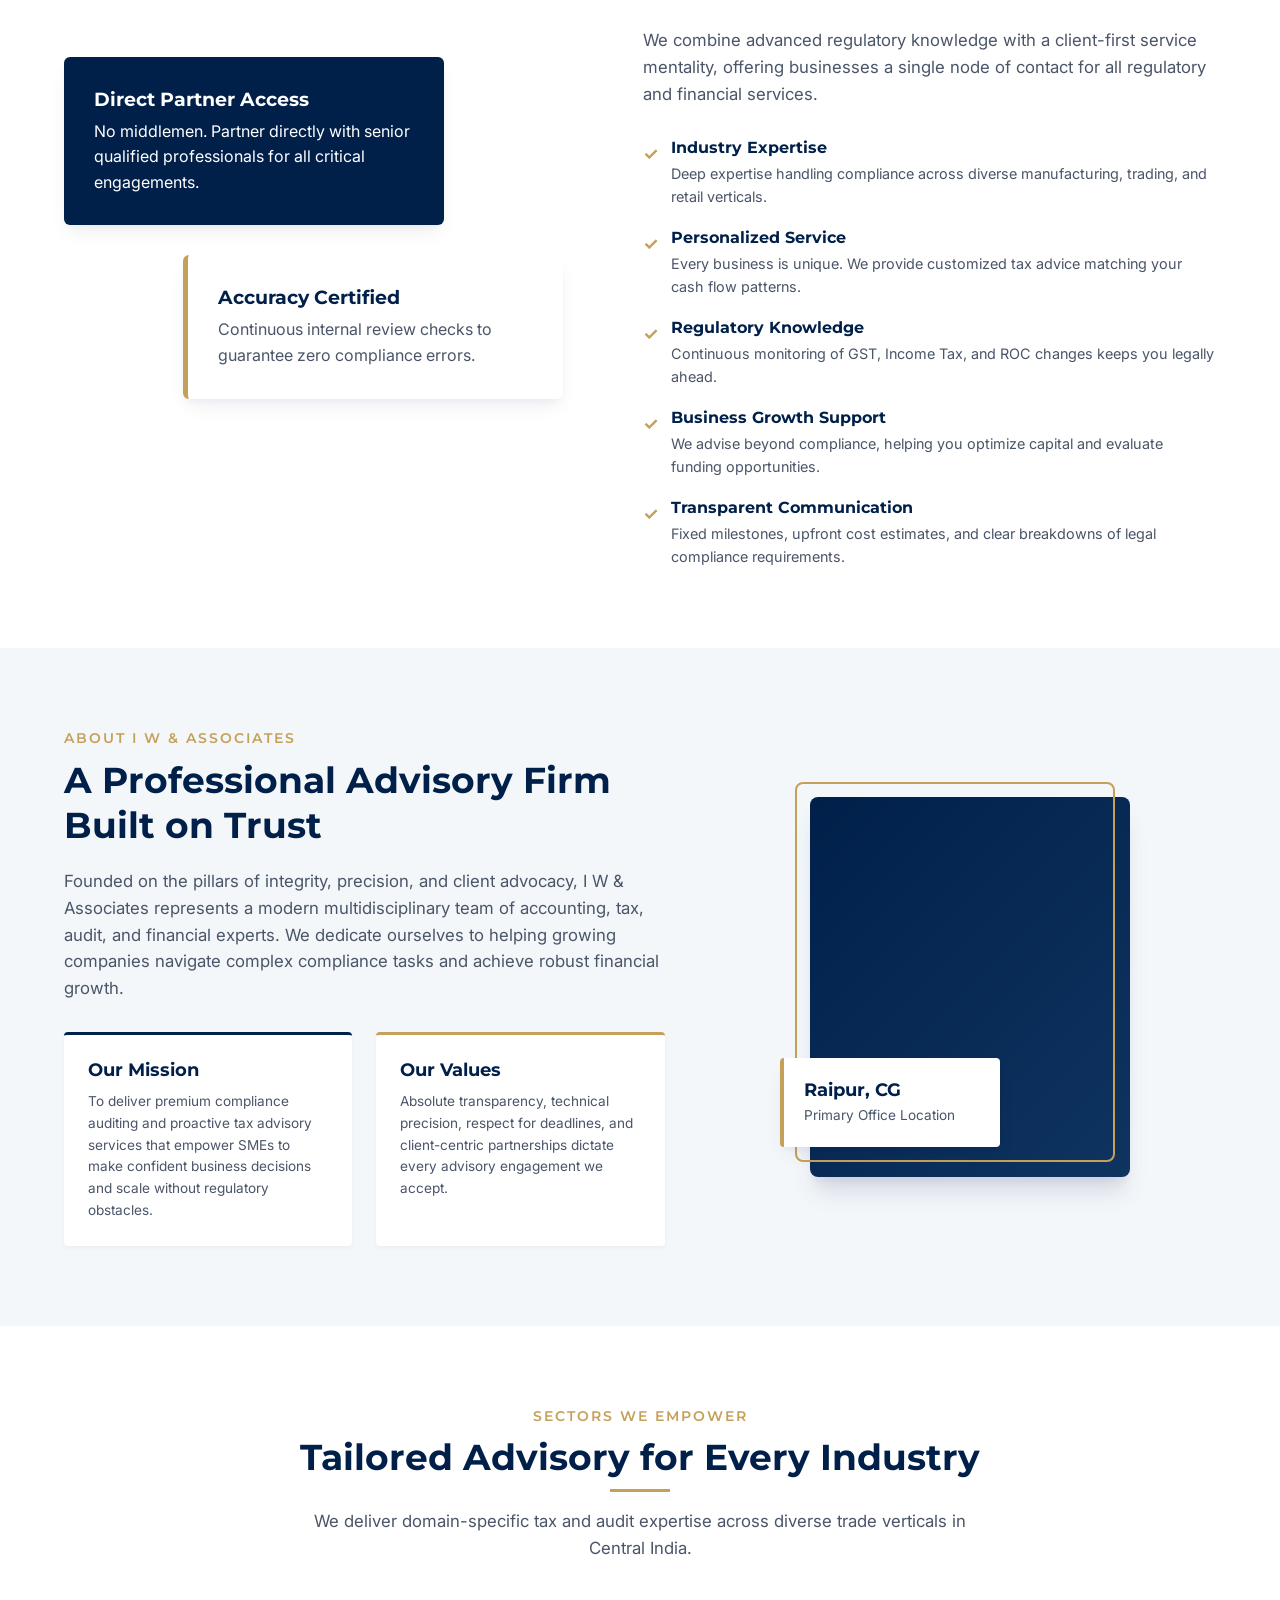
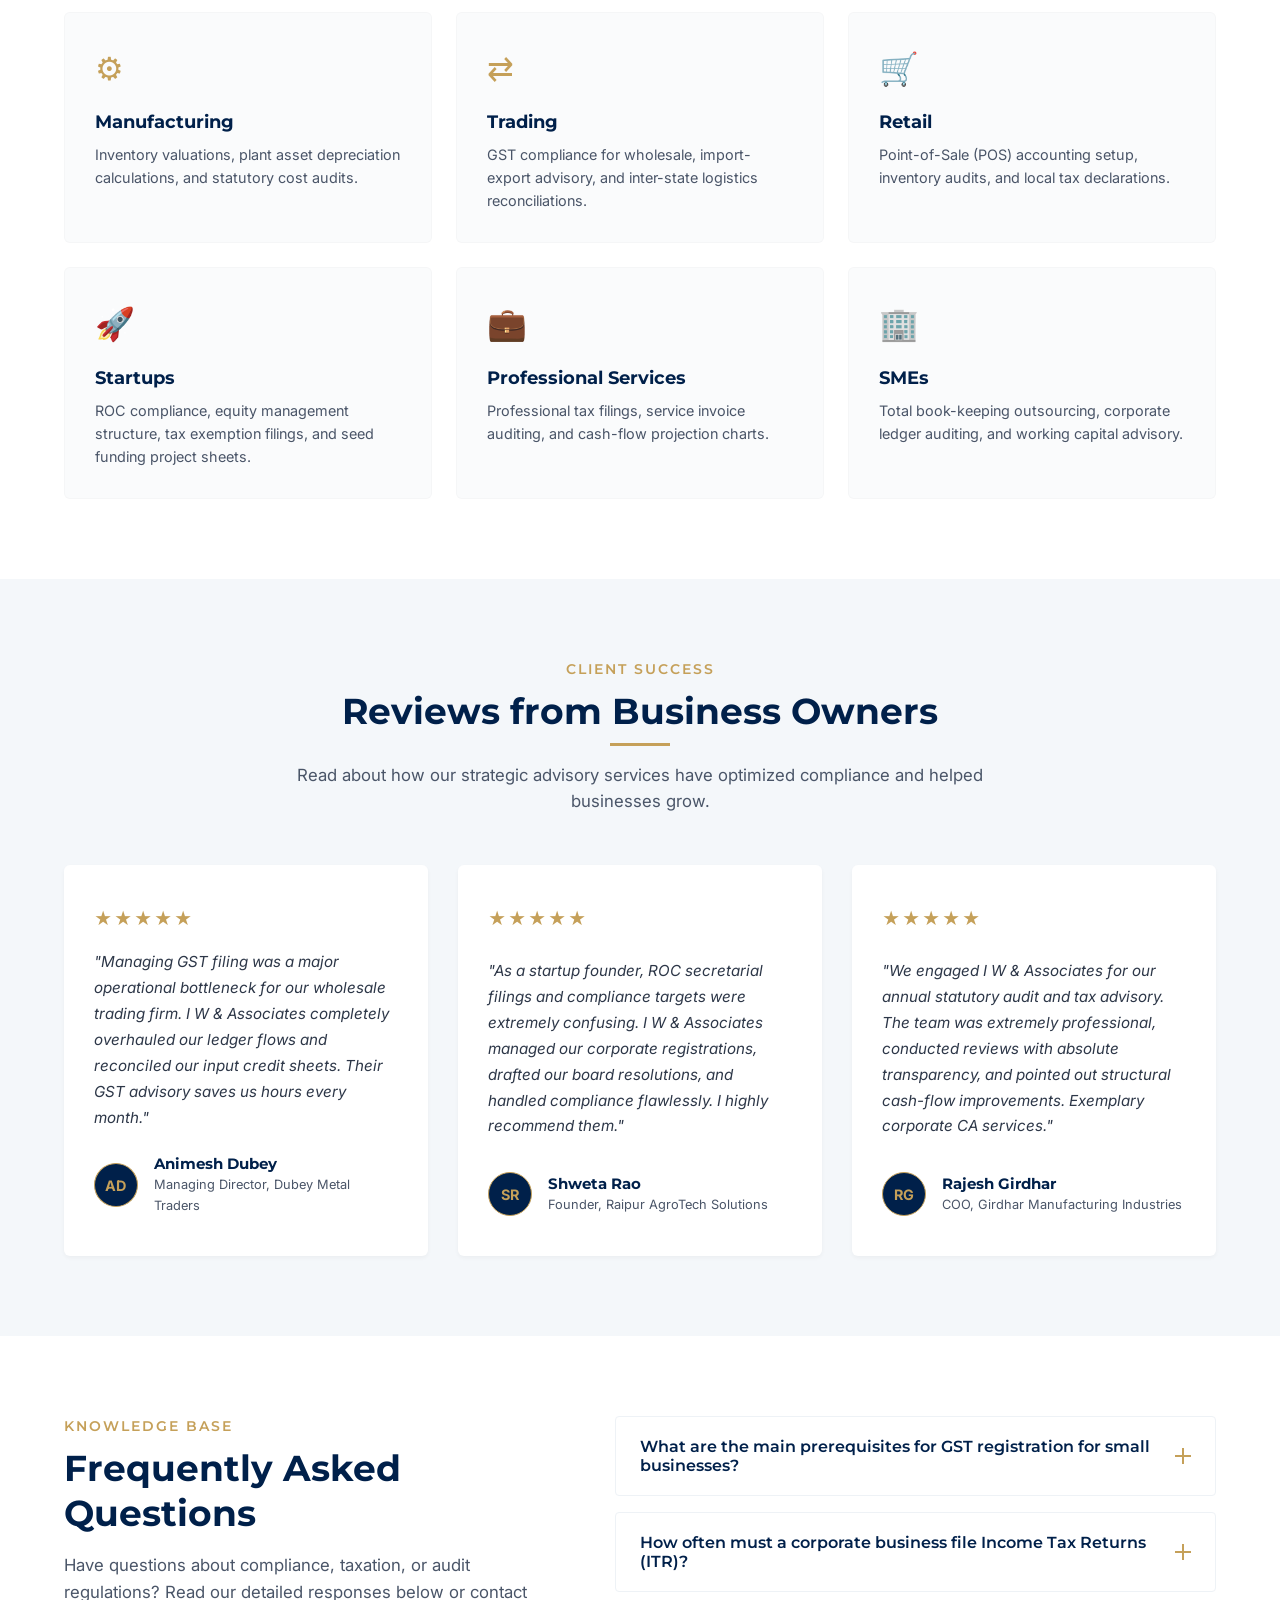
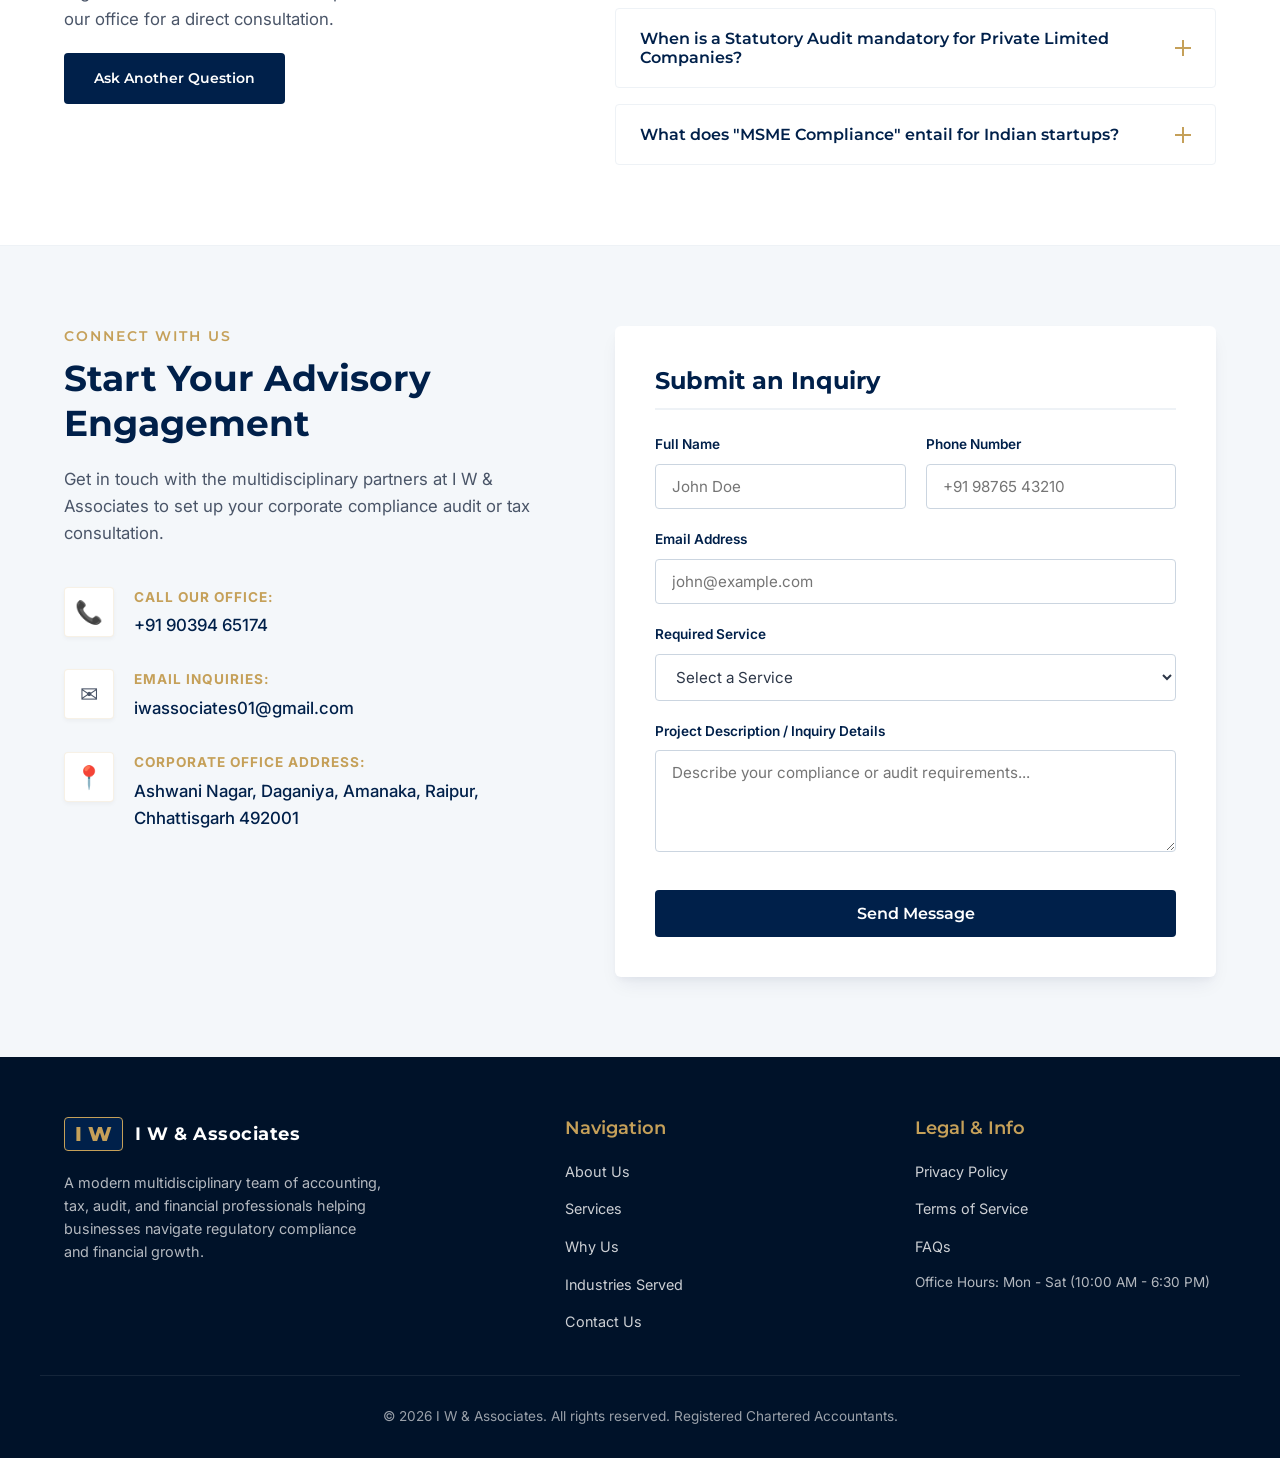
<file: templates/iw-associates/index.html>
<!DOCTYPE html>
<html lang="en">
<head>
    <meta charset="UTF-8">
    <meta name="viewport" content="width=device-width, initial-scale=1.0">
    <meta name="description" content="I W & Associates is a premium multidisciplinary Chartered Accountancy firm in Raipur, providing expert Income Tax filing, GST advisory, audits, secretarial services, and business compliance.">
    <title>I W & Associates | Chartered Accountants & Financial Advisors</title>
    <link rel="icon" type="image/png" href="../../images/logo.png">
    <!-- Fonts -->
    <link rel="stylesheet" href="https://fonts.googleapis.com/css2?family=Inter:wght@300;400;500;600;700&family=Montserrat:wght@400;500;600;700;800&display=swap">
    <link rel="stylesheet" href="style.css">
</head>
<body>

    <!-- Sticky Header / Navbar -->
    <header class="header" id="navbar">
        <div class="container nav-container">
            <a href="#" class="logo" aria-label="I W & Associates Home">
                <span class="logo-accent">I W</span>
                <span class="logo-text">I W & Associates</span>
            </a>
            
            <button class="mobile-toggle" aria-label="Toggle Navigation" id="mobile-toggle-btn">
                <span></span>
                <span></span>
                <span></span>
            </button>
            
            <nav id="navigation">
                <ul class="nav-menu" id="nav-menu">
                    <li><a href="#about" class="nav-link">About Us</a></li>
                    <li><a href="#services" class="nav-link">Services</a></li>
                    <li><a href="#planner" class="nav-link">Tax Planner</a></li>
                    <li><a href="#why-choose-us" class="nav-link">Why Us</a></li>
                    <li><a href="#industries" class="nav-link">Industries</a></li>
                    <li><a href="#faq" class="nav-link">FAQs</a></li>
                    <li><a href="#contact" class="btn btn-gold nav-cta">Schedule Consultation</a></li>
                </ul>
            </nav>
        </div>
    </header>

    <!-- 1. Hero Section -->
    <section class="hero" id="hero">
        <div class="container hero-container">
            <div class="hero-content">
                <span class="hero-tagline">Navigating Compliance, Driving Growth</span>
                <h1>Trusted Financial, Tax & <span class="text-gold">Compliance Advisors</span> for Growing Businesses</h1>
                <p>Helping businesses navigate complex taxation, compliance regulatory frameworks, financial audits, and strategic corporate management with confidence.</p>
                <div class="hero-actions">
                    <a href="#contact" class="btn btn-navy">Schedule Consultation</a>
                    <a href="#services" class="btn btn-outline">Explore Services</a>
                </div>
            </div>
            <div class="hero-visual">
                <div class="hero-circle-1"></div>
                <div class="hero-circle-2"></div>
                <div class="hero-card-inner">
                    <h3>Chartered Accountancy</h3>
                    <p>Advising over 250+ active business enterprises, retail stores, and startups in Central India.</p>
                </div>
            </div>
        </div>
    </section>

    <!-- 2. Statistics Section -->
    <section class="stats" id="stats">
        <div class="container stats-grid">
            <div class="stat-item">
                <span class="stat-number">12+</span>
                <span class="stat-label">Years of Experience</span>
            </div>
            <div class="stat-item">
                <span class="stat-number">99%</span>
                <span class="stat-label">Client Satisfaction</span>
            </div>
            <div class="stat-item">
                <span class="stat-number">450+</span>
                <span class="stat-label">Tax Audits Completed</span>
            </div>
            <div class="stat-item">
                <span class="stat-number">100%</span>
                <span class="stat-label">Compliance Guarantee</span>
            </div>
        </div>
    </section>

    <!-- 3. Services Section -->
    <section class="services" id="services">
        <div class="container">
            <div class="section-header">
                <span class="section-tagline">Expertise</span>
                <h2>Comprehensive Financial Solutions</h2>
                <p>A multidisciplinary catalog of tax, compliance, and corporate advisory services designed to simplify operational overhead for modern companies.</p>
            </div>
            
            <div class="services-grid">
                <!-- Card 1: Income Tax -->
                <div class="service-card">
                    <div class="service-icon-wrapper">
                        <svg xmlns="http://www.w3.org/2000/svg" viewBox="0 0 24 24" fill="none" stroke="currentColor" stroke-width="2"><path d="M14 2H6a2 2 0 0 0-2 2v16a2 2 0 0 0 2 2h12a2 2 0 0 0 2-2V8z"></path><polyline points="14 2 14 8 20 8"></polyline><line x1="16" y1="13" x2="8" y2="13"></line><line x1="16" y1="17" x2="8" y2="17"></line></svg>
                    </div>
                    <h3>Income Tax Services</h3>
                    <p>Corporate & personal tax planning, return filings, TDS compliance management, and strategic audit representation before revenue departments.</p>
                </div>
                
                <!-- Card 2: GST Advisory -->
                <div class="service-card">
                    <div class="service-icon-wrapper">
                        <svg xmlns="http://www.w3.org/2000/svg" viewBox="0 0 24 24" fill="none" stroke="currentColor" stroke-width="2"><rect x="3" y="3" width="18" height="18" rx="2" ry="2"></rect><line x1="9" y1="3" x2="9" y2="21"></line><line x1="15" y1="3" x2="15" y2="21"></line></svg>
                    </div>
                    <h3>GST Advisory</h3>
                    <p>GST registrations, monthly filing (GSTR-1, 3B, 9C), input tax credit reconciliations, and representation for GST departmental queries.</p>
                </div>

                <!-- Card 3: Audit & Assurance -->
                <div class="service-card">
                    <div class="service-icon-wrapper">
                        <svg xmlns="http://www.w3.org/2000/svg" viewBox="0 0 24 24" fill="none" stroke="currentColor" stroke-width="2"><path d="M22 11.08V12a10 10 0 1 1-5.93-9.14"></path><polyline points="22 4 12 14.01 9 11.01"></polyline></svg>
                    </div>
                    <h3>Audit & Assurance</h3>
                    <p>Statutory company audits, tax audits, internal audits, and stock verification audits to ensure operational accuracy and legal alignment.</p>
                </div>

                <!-- Card 4: Secretarial Services -->
                <div class="service-card">
                    <div class="service-icon-wrapper">
                        <svg xmlns="http://www.w3.org/2000/svg" viewBox="0 0 24 24" fill="none" stroke="currentColor" stroke-width="2"><path d="M17 21v-2a4 4 0 0 0-4-4H5a4 4 0 0 0-4 4v2"></path><circle cx="9" cy="7" r="4"></circle><path d="M23 21v-2a4 4 0 0 0-3-3.87"></path><path d="M16 3.13a4 4 0 0 1 0 7.75"></path></svg>
                    </div>
                    <h3>Secretarial Services</h3>
                    <p>ROC filings, company formations (LLP, Private Limited), maintenance of statutory registers, and board meeting resolutions management.</p>
                </div>

                <!-- Card 5: Business Compliance -->
                <div class="service-card">
                    <div class="service-icon-wrapper">
                        <svg xmlns="http://www.w3.org/2000/svg" viewBox="0 0 24 24" fill="none" stroke="currentColor" stroke-width="2"><rect x="3" y="4" width="18" height="18" rx="2" ry="2"></rect><line x1="16" y1="2" x2="16" y2="4"></line><line x1="8" y1="2" x2="8" y2="4"></line><line x1="3" y1="10" x2="21" y2="10"></line></svg>
                    </div>
                    <h3>Business Compliance</h3>
                    <p>Obtaining trade licenses, MSME registrations, shop establishment compliance, labor law updates, and regulatory reporting.</p>
                </div>

                <!-- Card 6: Financial Consulting -->
                <div class="service-card">
                    <div class="service-icon-wrapper">
                        <svg xmlns="http://www.w3.org/2000/svg" viewBox="0 0 24 24" fill="none" stroke="currentColor" stroke-width="2"><line x1="18" y1="20" x2="18" y2="10"></line><line x1="12" y1="20" x2="12" y2="4"></line><line x1="6" y1="20" x2="6" y2="14"></line></svg>
                    </div>
                    <h3>Financial Consulting</h3>
                    <p>Project report preparations, banking facility documentation, working capital optimization, and financial health valuations.</p>
                </div>
            </div>
        </div>
    </section>

    <!-- SME Financial Planner Section -->
    <section class="financial-planner" id="planner">
        <div class="container">
            <div class="section-header">
                <span class="section-tagline">Interactive Tools</span>
                <h2>SME Financial & Tax Planner</h2>
                <p>Estimate your operational GST liabilities and corporate income tax projections using our interactive calculator modules.</p>
            </div>
            
            <div class="planner-wrapper">
                <!-- Tabs Header -->
                <div class="planner-tabs">
                    <button class="planner-tab-btn active" data-tab="gst-calculator">GST Liability Calculator</button>
                    <button class="planner-tab-btn" data-tab="tax-calculator">Corporate Tax Estimator</button>
                </div>
                
                <!-- Tab Contents -->
                <div class="planner-tab-container">
                    <!-- Tab 1: GST Calculator -->
                    <div class="planner-tab-content active" id="gst-calculator">
                        <div class="planner-grid">
                            <div class="planner-inputs">
                                <div class="form-group">
                                    <label for="gst-amount">Transaction Amount (₹)</label>
                                    <input type="number" id="gst-amount" value="50000" min="0" step="1000">
                                </div>
                                <div class="form-group">
                                    <label>GST Rate</label>
                                    <div class="radio-group">
                                        <label class="radio-label"><input type="radio" name="gst-rate" value="5"> 5%</label>
                                        <label class="radio-label"><input type="radio" name="gst-rate" value="12"> 12%</label>
                                        <label class="radio-label"><input type="radio" name="gst-rate" value="18" checked> 18% (Standard)</label>
                                        <label class="radio-label"><input type="radio" name="gst-rate" value="28"> 28%</label>
                                    </div>
                                </div>
                                <div class="form-group">
                                    <label>GST Type</label>
                                    <div class="radio-group">
                                        <label class="radio-label"><input type="radio" name="gst-type" value="exclusive" checked> GST Exclusive</label>
                                        <label class="radio-label"><input type="radio" name="gst-type" value="inclusive"> GST Inclusive</label>
                                    </div>
                                </div>
                            </div>
                            
                            <div class="planner-results">
                                <h4>GST Breakdown</h4>
                                <div class="result-row">
                                    <span>Net Amount:</span>
                                    <strong id="res-gst-net">₹50,000</strong>
                                </div>
                                <div class="result-row">
                                    <span>CGST (Central Tax):</span>
                                    <strong id="res-gst-cgst">₹4,500</strong>
                                </div>
                                <div class="result-row">
                                    <span>SGST (State Tax):</span>
                                    <strong id="res-gst-sgst">₹4,500</strong>
                                </div>
                                <div class="result-row total-row">
                                    <span>Total Amount:</span>
                                    <strong id="res-gst-total">₹59,000</strong>
                                </div>
                            </div>
                        </div>
                    </div>
                    
                    <!-- Tab 2: Corporate Tax Calculator -->
                    <div class="planner-tab-content" id="tax-calculator">
                        <div class="planner-grid">
                            <div class="planner-inputs">
                                <div class="form-group">
                                    <label for="tax-profit">Annual Net Profit (₹)</label>
                                    <input type="number" id="tax-profit" value="1500000" min="0" step="50000">
                                    <p class="input-helper">Calculate tax based on net profit after deductible business expenses.</p>
                                </div>
                                <div class="form-group">
                                    <label for="tax-regime">Corporate Scheme / Regime</label>
                                    <select id="tax-regime">
                                        <option value="22" selected>New Regime (Sec 115BAA) - 22% Base Rate</option>
                                        <option value="25">Old Regime (Domestic Company) - 25% Base Rate</option>
                                        <option value="15">New Mfg Companies (Sec 115BAB) - 15% Base Rate</option>
                                    </select>
                                </div>
                            </div>
                            
                            <div class="planner-results">
                                <h4>Tax Projection Details</h4>
                                <div class="result-row">
                                    <span>Base Income Tax:</span>
                                    <strong id="res-tax-base">₹3,30,000</strong>
                                </div>
                                <div class="result-row">
                                    <span>Surcharge (10%):</span>
                                    <strong id="res-tax-surcharge">₹33,000</strong>
                                </div>
                                <div class="result-row">
                                    <span>Health & Cess (4%):</span>
                                    <strong id="res-tax-cess">₹14,520</strong>
                                </div>
                                <div class="result-row total-row">
                                    <span>Total Tax Liability:</span>
                                    <strong id="res-tax-total">₹3,77,520</strong>
                                </div>
                                <div class="result-row emi-row">
                                    <span>Effective Tax Rate:</span>
                                    <strong id="res-tax-effective">25.17%</strong>
                                </div>
                            </div>
                        </div>
                    </div>
                </div>
            </div>
        </div>
    </section>

    <!-- 4. Why Choose Us -->
    <section class="why-us" id="why-choose-us">
        <div class="container why-container">
            <div class="why-visual">
                <div class="why-stat-box">
                    <h4>Direct Partner Access</h4>
                    <p>No middlemen. Partner directly with senior qualified professionals for all critical engagements.</p>
                </div>
                <div class="why-stat-box-gold">
                    <h4>Accuracy Certified</h4>
                    <p>Continuous internal review checks to guarantee zero compliance errors.</p>
                </div>
            </div>
            
            <div class="why-content">
                <span class="section-tagline">Why Choose Us</span>
                <h2>Partnering in Your Financial Growth</h2>
                <p>We combine advanced regulatory knowledge with a client-first service mentality, offering businesses a single node of contact for all regulatory and financial services.</p>
                
                <div class="why-points">
                    <div class="why-point-item">
                        <h5>Industry Expertise</h5>
                        <p>Deep expertise handling compliance across diverse manufacturing, trading, and retail verticals.</p>
                    </div>
                    <div class="why-point-item">
                        <h5>Personalized Service</h5>
                        <p>Every business is unique. We provide customized tax advice matching your cash flow patterns.</p>
                    </div>
                    <div class="why-point-item">
                        <h5>Regulatory Knowledge</h5>
                        <p>Continuous monitoring of GST, Income Tax, and ROC changes keeps you legally ahead.</p>
                    </div>
                    <div class="why-point-item">
                        <h5>Business Growth Support</h5>
                        <p>We advise beyond compliance, helping you optimize capital and evaluate funding opportunities.</p>
                    </div>
                    <div class="why-point-item">
                        <h5>Transparent Communication</h5>
                        <p>Fixed milestones, upfront cost estimates, and clear breakdowns of legal compliance requirements.</p>
                    </div>
                </div>
            </div>
        </div>
    </section>

    <!-- 5. About Firm Section -->
    <section class="about" id="about">
        <div class="container about-container">
            <div class="about-content">
                <span class="section-tagline">About I W & Associates</span>
                <h2>A Professional Advisory Firm Built on Trust</h2>
                <p>Founded on the pillars of integrity, precision, and client advocacy, I W & Associates represents a modern multidisciplinary team of accounting, tax, audit, and financial experts. We dedicate ourselves to helping growing companies navigate complex compliance tasks and achieve robust financial growth.</p>
                
                <div class="about-vision-mission">
                    <div class="vision-box">
                        <h4>Our Mission</h4>
                        <p>To deliver premium compliance auditing and proactive tax advisory services that empower SMEs to make confident business decisions and scale without regulatory obstacles.</p>
                    </div>
                    <div class="mission-box">
                        <h4>Our Values</h4>
                        <p>Absolute transparency, technical precision, respect for deadlines, and client-centric partnerships dictate every advisory engagement we accept.</p>
                    </div>
                </div>
            </div>
            <div class="about-visual">
                <div class="about-image-card">
                    <div class="about-decorative-border"></div>
                    <div class="about-info-badge">
                        <h4>Raipur, CG</h4>
                        <p>Primary Office Location</p>
                    </div>
                </div>
            </div>
        </div>
    </section>

    <!-- 6. Industries Served -->
    <section class="industries" id="industries">
        <div class="container">
            <div class="section-header">
                <span class="section-tagline">Sectors We Empower</span>
                <h2>Tailored Advisory for Every Industry</h2>
                <p>We deliver domain-specific tax and audit expertise across diverse trade verticals in Central India.</p>
            </div>
            
            <div class="industries-grid">
                <div class="industry-card">
                    <span class="ind-icon">⚙</span>
                    <h4>Manufacturing</h4>
                    <p>Inventory valuations, plant asset depreciation calculations, and statutory cost audits.</p>
                </div>
                <div class="industry-card">
                    <span class="ind-icon">⇄</span>
                    <h4>Trading</h4>
                    <p>GST compliance for wholesale, import-export advisory, and inter-state logistics reconciliations.</p>
                </div>
                <div class="industry-card">
                    <span class="ind-icon">🛒</span>
                    <h4>Retail</h4>
                    <p>Point-of-Sale (POS) accounting setup, inventory audits, and local tax declarations.</p>
                </div>
                <div class="industry-card">
                    <span class="ind-icon">🚀</span>
                    <h4>Startups</h4>
                    <p>ROC compliance, equity management structure, tax exemption filings, and seed funding project sheets.</p>
                </div>
                <div class="industry-card">
                    <span class="ind-icon">💼</span>
                    <h4>Professional Services</h4>
                    <p>Professional tax filings, service invoice auditing, and cash-flow projection charts.</p>
                </div>
                <div class="industry-card">
                    <span class="ind-icon">🏢</span>
                    <h4>SMEs</h4>
                    <p>Total book-keeping outsourcing, corporate ledger auditing, and working capital advisory.</p>
                </div>
            </div>
        </div>
    </section>

    <!-- 7. Testimonials Section -->
    <section class="testimonials" id="testimonials">
        <div class="container">
            <div class="section-header">
                <span class="section-tagline">Client Success</span>
                <h2>Reviews from Business Owners</h2>
                <p>Read about how our strategic advisory services have optimized compliance and helped businesses grow.</p>
            </div>
            
            <div class="testimonials-grid">
                <!-- Testimonial 1 -->
                <div class="testimonial-card">
                    <div class="testimonial-rating">★★★★★</div>
                    <p class="testimonial-text">"Managing GST filing was a major operational bottleneck for our wholesale trading firm. I W & Associates completely overhauled our ledger flows and reconciled our input credit sheets. Their GST advisory saves us hours every month."</p>
                    <div class="testimonial-user">
                        <span class="user-avatar">AD</span>
                        <div class="user-info">
                            <h5>Animesh Dubey</h5>
                            <p>Managing Director, Dubey Metal Traders</p>
                        </div>
                    </div>
                </div>

                <!-- Testimonial 2 -->
                <div class="testimonial-card">
                    <div class="testimonial-rating">★★★★★</div>
                    <p class="testimonial-text">"As a startup founder, ROC secretarial filings and compliance targets were extremely confusing. I W & Associates managed our corporate registrations, drafted our board resolutions, and handled compliance flawlessly. I highly recommend them."</p>
                    <div class="testimonial-user">
                        <span class="user-avatar">SR</span>
                        <div class="user-info">
                            <h5>Shweta Rao</h5>
                            <p>Founder, Raipur AgroTech Solutions</p>
                        </div>
                    </div>
                </div>

                <!-- Testimonial 3 -->
                <div class="testimonial-card">
                    <div class="testimonial-rating">★★★★★</div>
                    <p class="testimonial-text">"We engaged I W & Associates for our annual statutory audit and tax advisory. The team was extremely professional, conducted reviews with absolute transparency, and pointed out structural cash-flow improvements. Exemplary corporate CA services."</p>
                    <div class="testimonial-user">
                        <span class="user-avatar">RG</span>
                        <div class="user-info">
                            <h5>Rajesh Girdhar</h5>
                            <p>COO, Girdhar Manufacturing Industries</p>
                        </div>
                    </div>
                </div>
            </div>
        </div>
    </section>

    <!-- 8. FAQ Section -->
    <section class="faq" id="faq">
        <div class="container faq-layout">
            <div class="faq-intro">
                <span class="section-tagline">Knowledge Base</span>
                <h2>Frequently Asked Questions</h2>
                <p>Have questions about compliance, taxation, or audit regulations? Read our detailed responses below or contact our office for a direct consultation.</p>
                <a href="#contact" class="btn btn-navy" style="margin-top: 20px;">Ask Another Question</a>
            </div>
            
            <div class="faq-accordion">
                <!-- FAQ Item 1 -->
                <div class="faq-item">
                    <button class="faq-question" aria-expanded="false">
                        What are the main prerequisites for GST registration for small businesses?
                        <span class="faq-icon-indicator"></span>
                    </button>
                    <div class="faq-answer">
                        <p>GST registration is mandatory for service providers with annual turnover exceeding ₹20 Lakhs, and goods suppliers exceeding ₹40 Lakhs (thresholds vary by special states). Necessary documents include PAN card, Aadhaar card, business incorporation proof, address proof of the premises, and bank account details.</p>
                    </div>
                </div>

                <!-- FAQ Item 2 -->
                <div class="faq-item">
                    <button class="faq-question" aria-expanded="false">
                        How often must a corporate business file Income Tax Returns (ITR)?
                        <span class="faq-icon-indicator"></span>
                    </button>
                    <div class="faq-answer">
                        <p>Corporate businesses must file annual Income Tax Returns. Additionally, corporations must pay advance taxes quarterly (June 15, Sept 15, Dec 15, March 15) if their estimated annual tax liability exceeds ₹10,000. Under GST, filing frequencies (monthly or quarterly) depend on your registration scheme and annual turnover.</p>
                    </div>
                </div>

                <!-- FAQ Item 3 -->
                <div class="faq-item">
                    <button class="faq-question" aria-expanded="false">
                        When is a Statutory Audit mandatory for Private Limited Companies?
                        <span class="faq-icon-indicator"></span>
                    </button>
                    <div class="faq-answer">
                        <p>Statutory audits are mandatory for all registered Private Limited and Public Limited companies in India under the Companies Act, 2013, regardless of their turnover, capital size, or profit/loss status. The audit must be conducted exclusively by a practicing Chartered Accountant.</p>
                    </div>
                </div>

                <!-- FAQ Item 4 -->
                <div class="faq-item">
                    <button class="faq-question" aria-expanded="false">
                        What does "MSME Compliance" entail for Indian startups?
                        <span class="faq-icon-indicator"></span>
                    </button>
                    <div class="faq-answer">
                        <p>MSME compliance begins with registering on the Udyam portal to obtain MSME certifications. It unlocks critical government benefits, including priority sector lending rates, subsidies on intellectual patents, protection against delayed payments (mandatory interest for payments delayed beyond 45 days), and eligibility for corporate tenders.</p>
                    </div>
                </div>
            </div>
        </div>
    </section>

    <!-- 9. Contact Section -->
    <section class="contact" id="contact">
        <div class="container contact-container">
            <div class="contact-info">
                <span class="section-tagline">Connect With Us</span>
                <h2>Start Your Advisory Engagement</h2>
                <p>Get in touch with the multidisciplinary partners at I W & Associates to set up your corporate compliance audit or tax consultation.</p>
                
                <div class="contact-details-list">
                    <div class="detail-item">
                        <span class="detail-icon">📞</span>
                        <div class="detail-text">
                            <strong>Call Our Office:</strong>
                            <a href="tel:+919039465174">+91 90394 65174</a>
                        </div>
                    </div>
                    <div class="detail-item">
                        <span class="detail-icon">✉</span>
                        <div class="detail-text">
                            <strong>Email Inquiries:</strong>
                            <a href="mailto:iwassociates01@gmail.com">iwassociates01@gmail.com</a>
                        </div>
                    </div>
                    <div class="detail-item">
                        <span class="detail-icon">📍</span>
                        <div class="detail-text">
                            <strong>Corporate Office Address:</strong>
                            <p>Ashwani Nagar, Daganiya, Amanaka, Raipur, Chhattisgarh 492001</p>
                        </div>
                    </div>
                </div>
            </div>
            
            <div class="contact-form-card">
                <h3>Submit an Inquiry</h3>
                <form id="inquiry-form">
                    <div class="form-row">
                        <div class="form-group">
                            <label for="name">Full Name</label>
                            <input type="text" id="name" required placeholder="John Doe">
                        </div>
                        <div class="form-group">
                            <label for="phone">Phone Number</label>
                            <input type="tel" id="phone" required placeholder="+91 98765 43210">
                        </div>
                    </div>
                    <div class="form-group">
                        <label for="email">Email Address</label>
                        <input type="email" id="email" required placeholder="john@example.com">
                    </div>
                    <div class="form-group">
                        <label for="service-type">Required Service</label>
                        <select id="service-type" required>
                            <option value="" disabled selected>Select a Service</option>
                            <option value="income-tax">Income Tax Filing</option>
                            <option value="gst-advisory">GST Advisory</option>
                            <option value="audit">Audit & Assurance</option>
                            <option value="secretarial">Secretarial Services</option>
                            <option value="compliance">Business Compliance</option>
                            <option value="consulting">Financial Consulting</option>
                        </select>
                    </div>
                    <div class="form-group">
                        <label for="message">Project Description / Inquiry Details</label>
                        <textarea id="message" rows="4" required placeholder="Describe your compliance or audit requirements..."></textarea>
                    </div>
                    
                    <button type="submit" class="btn btn-navy form-submit-btn" id="submit-btn">Send Message</button>
                    <div id="form-success-msg" class="success-message" style="display: none;">
                        ✓ Inquiry sent successfully! Our partners will contact you shortly.
                    </div>
                </form>
            </div>
        </div>
    </section>

    <!-- 10. Footer -->
    <footer class="footer-main">
        <div class="container footer-main-layout">
            <div class="footer-brand-column">
                <a href="#" class="logo footer-logo">
                    <span class="logo-accent">I W</span>
                    <span class="logo-text">I W & Associates</span>
                </a>
                <p>A modern multidisciplinary team of accounting, tax, audit, and financial professionals helping businesses navigate regulatory compliance and financial growth.</p>
            </div>
            
            <div class="footer-links-column">
                <h4>Navigation</h4>
                <ul class="footer-nav">
                    <li><a href="#about">About Us</a></li>
                    <li><a href="#services">Services</a></li>
                    <li><a href="#why-choose-us">Why Us</a></li>
                    <li><a href="#industries">Industries Served</a></li>
                    <li><a href="#contact">Contact Us</a></li>
                </ul>
            </div>
            
            <div class="footer-links-column">
                <h4>Legal & Info</h4>
                <ul class="footer-nav">
                    <li><a href="#">Privacy Policy</a></li>
                    <li><a href="#">Terms of Service</a></li>
                    <li><a href="#faq">FAQs</a></li>
                    <li><p style="margin: 0; font-size: 0.85rem;">Office Hours: Mon - Sat (10:00 AM - 6:30 PM)</p></li>
                </ul>
            </div>
        </div>
        
        <div class="container footer-copyright-layout">
            <p>&copy; 2026 I W & Associates. All rights reserved. Registered Chartered Accountants.</p>
        </div>
    </footer>

    <!-- WhatsApp Floating Button -->
    <a href="https://wa.me/919039465174?text=Hello%20I%20W%20%26%20Associates%2C%20I%20would%20like%20to%20inquire%20about%20your%20services." class="whatsapp-float" target="_blank" rel="noopener noreferrer" aria-label="Chat with I W & Associates on WhatsApp">
        <svg xmlns="http://www.w3.org/2000/svg" viewBox="0 0 24 24" width="32" height="32" fill="currentColor">
            <path d="M.057 24l1.687-6.163c-1.041-1.804-1.588-3.849-1.587-5.946C.06 5.348 5.397.01 12.008.01c3.202.001 6.212 1.246 8.477 3.514 2.266 2.268 3.507 5.28 3.505 8.484-.004 6.657-5.34 11.997-11.953 11.997-2.005-.001-3.973-.503-5.739-1.45L0 24zm6.59-4.846c1.6.95 3.188 1.449 4.825 1.451 5.436 0 9.86-4.37 9.864-9.799.002-2.63-1.023-5.101-2.885-6.97-1.861-1.868-4.339-2.897-6.983-2.898-5.442 0-9.87 4.37-9.874 9.8-.002 1.743.486 3.447 1.411 4.951l-.99 3.61 3.733-.967zM17.41 14.1c-.297-.149-1.758-.867-2.03-.967-.273-.099-.471-.148-.67.15-.197.297-.767.966-.94 1.164-.173.199-.347.223-.644.075-.297-.15-1.255-.463-2.39-1.475-.883-.788-1.48-1.761-1.653-2.059-.173-.297-.018-.458.13-.606.134-.133.298-.347.446-.52.149-.174.198-.298.298-.497.099-.198.05-.371-.025-.52-.075-.149-.669-1.612-.916-2.207-.242-.579-.487-.5-.669-.51-.173-.008-.371-.01-.568-.01-.198 0-.52.074-.792.372-.272.297-1.04 1.016-1.04 2.479 0 1.462 1.065 2.875 1.213 3.074.149.198 2.096 3.2 5.077 4.487.709.306 1.262.489 1.694.625.712.227 1.36.195 1.871.118.571-.085 1.758-.719 2.006-1.413.248-.694.248-1.289.173-1.413-.074-.124-.272-.198-.57-.347z"/>
        </svg>
    </a>

    <script src="script.js"></script>
</body>
</html>
</file>
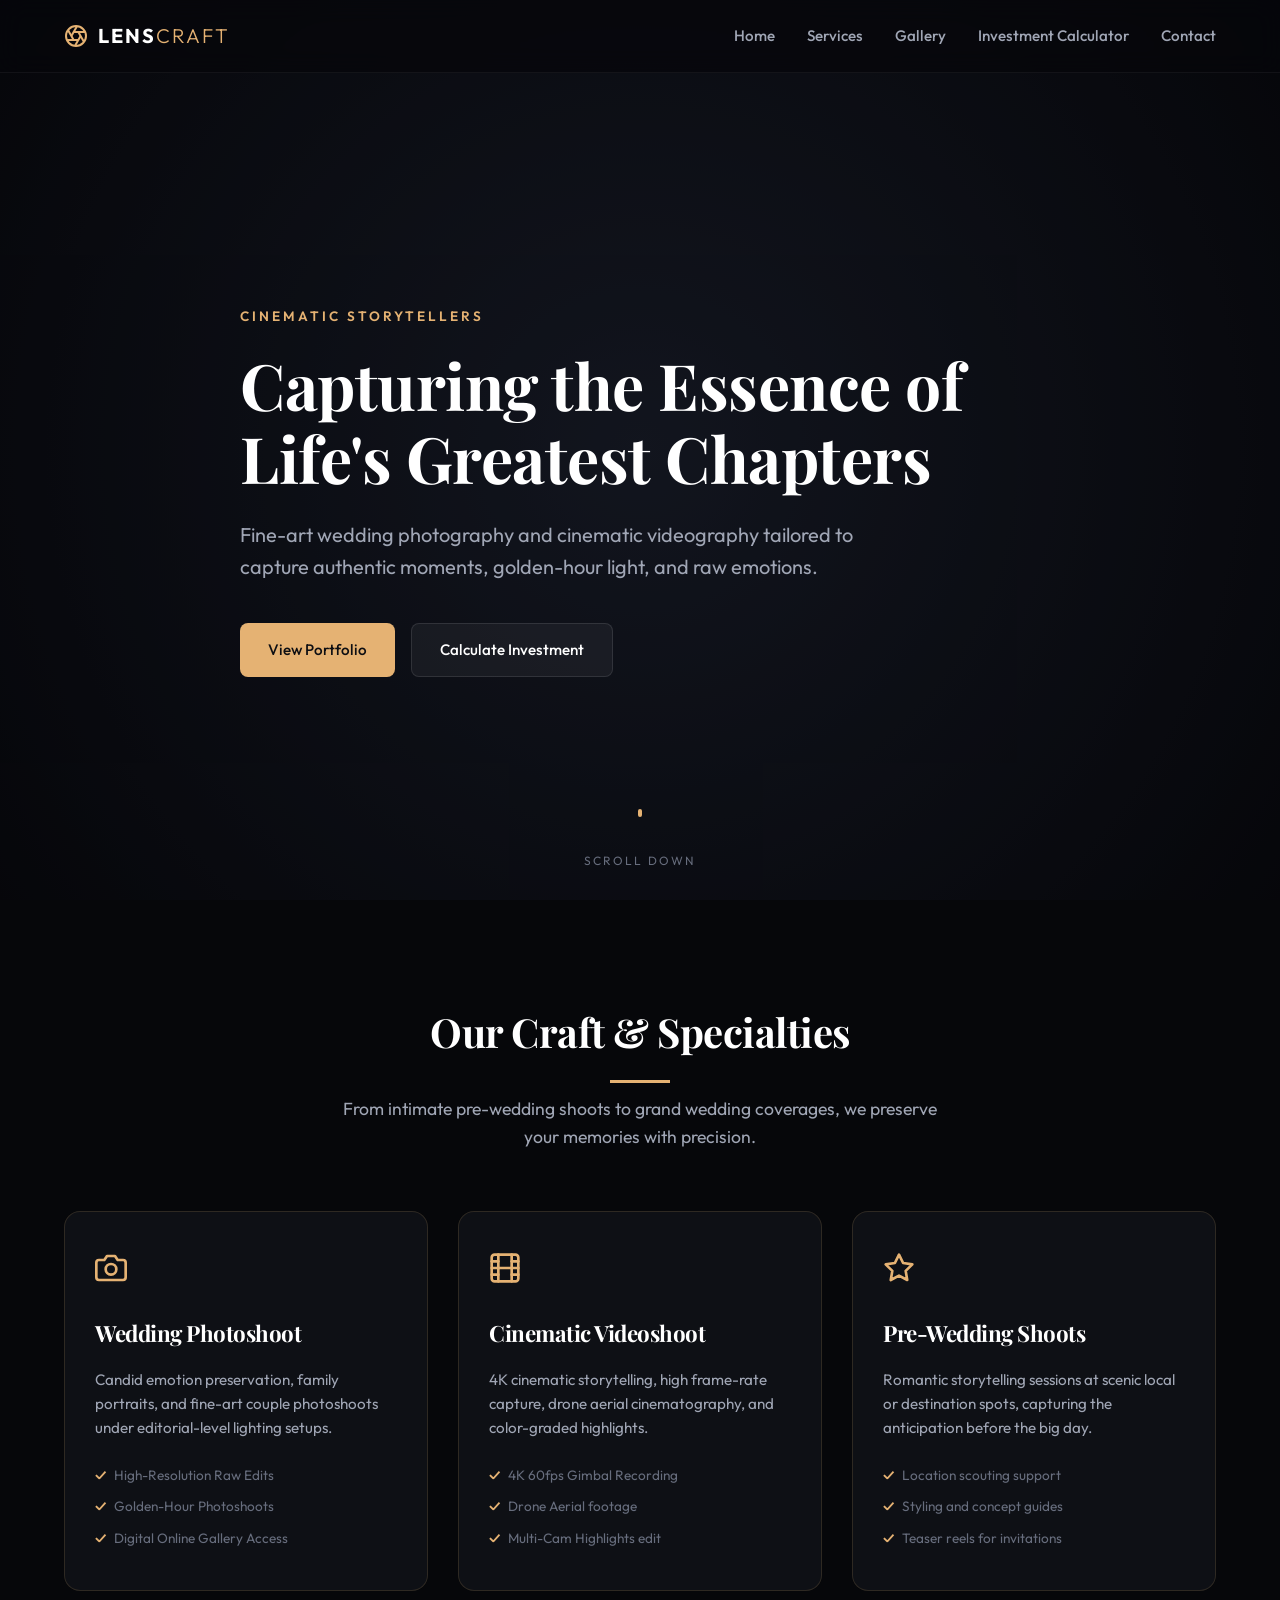
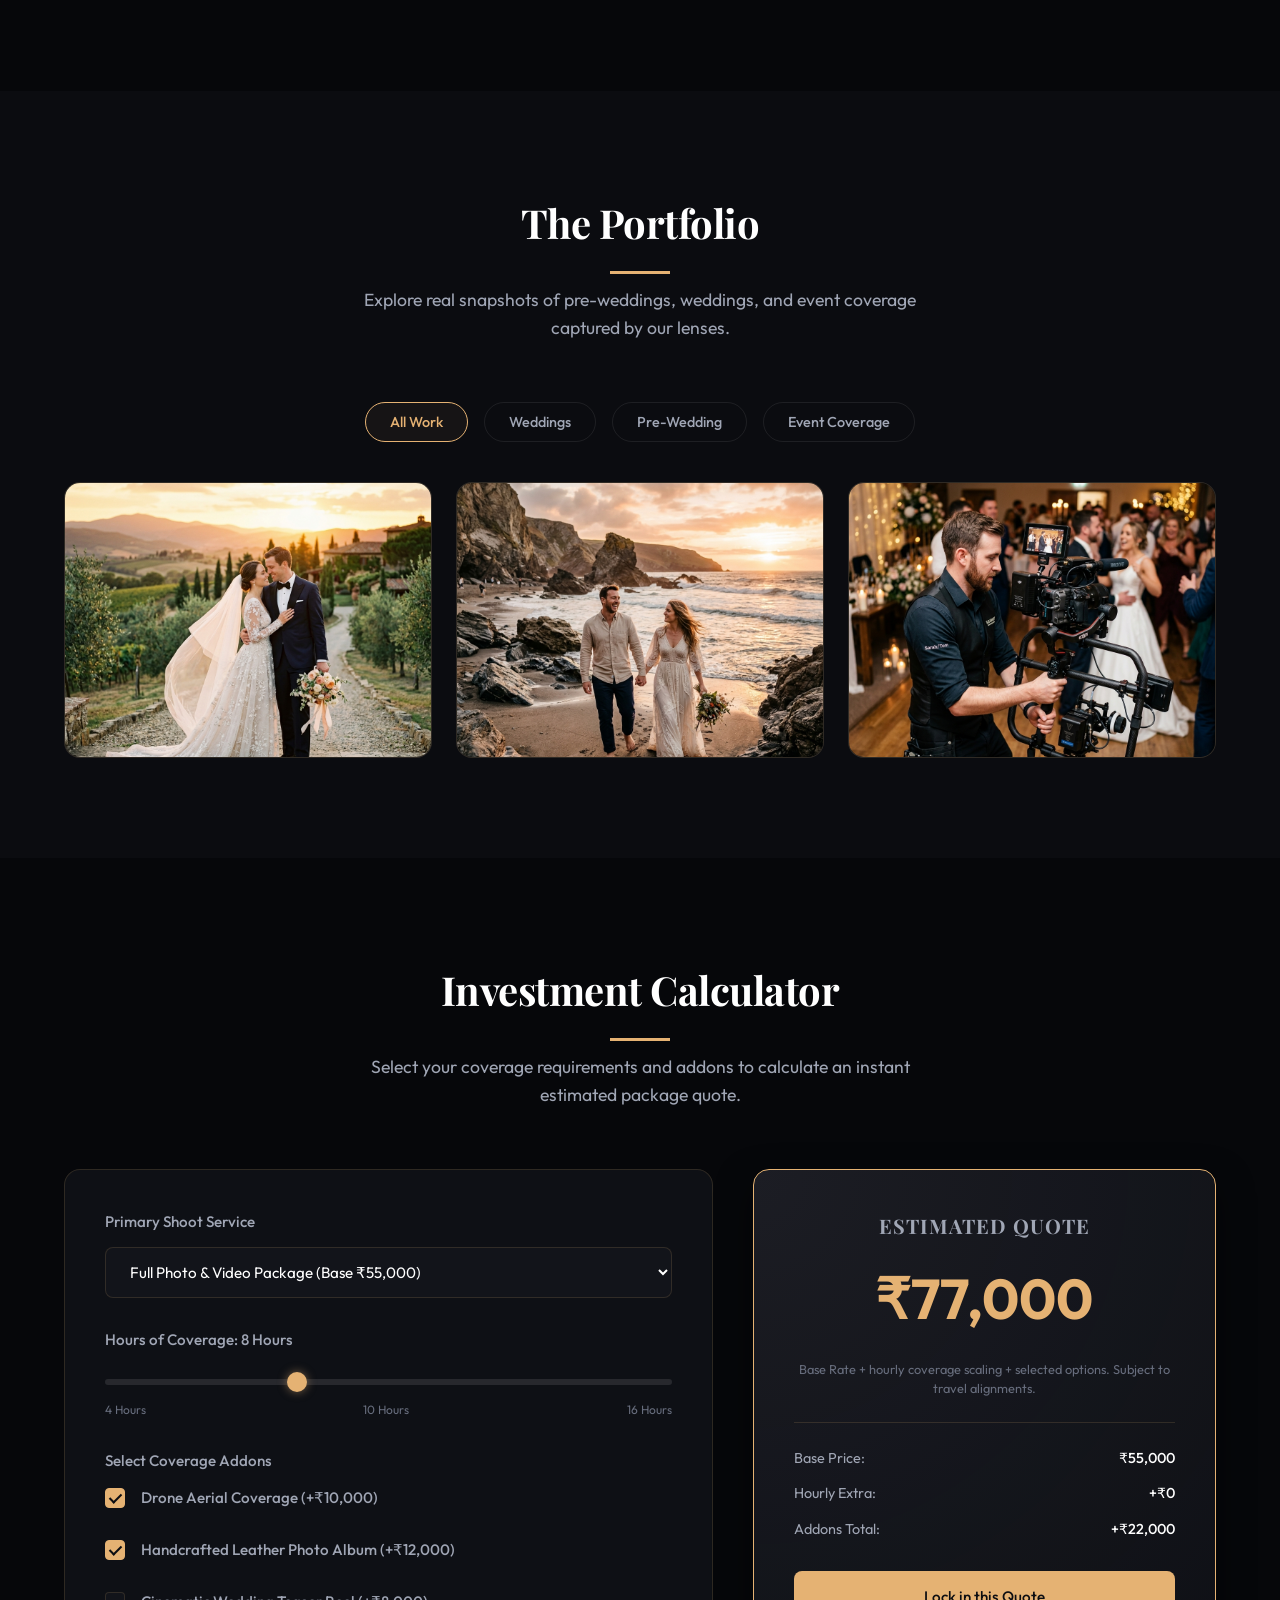
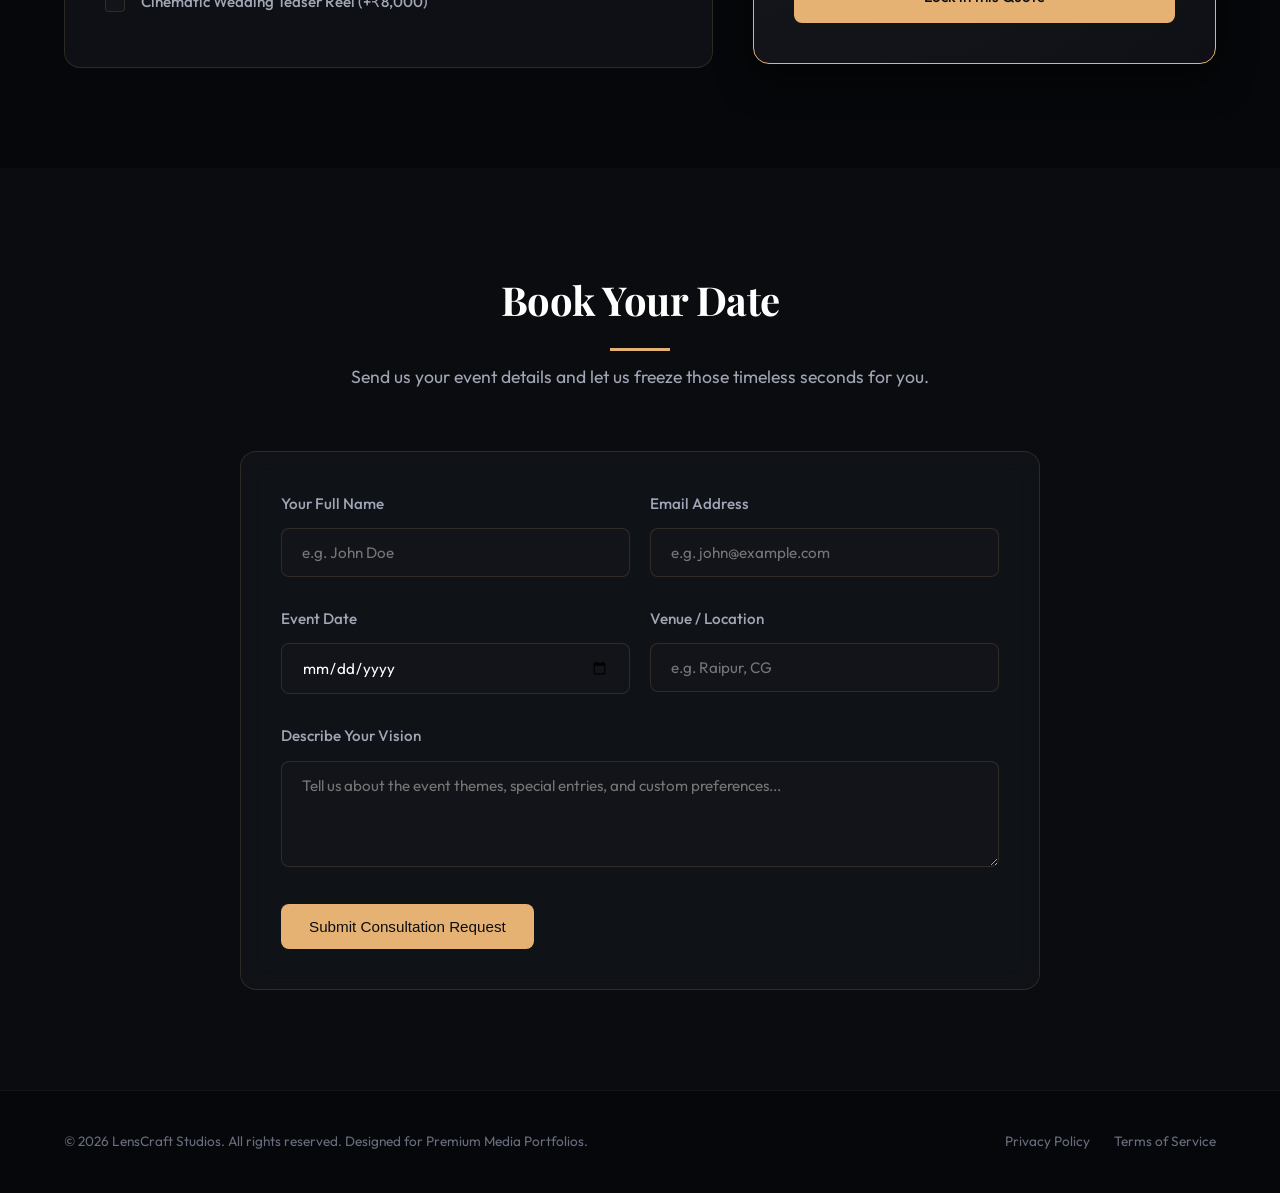
<file: templates/photography/index.html>
<!DOCTYPE html>
<html lang="en">
<head>
    <meta charset="UTF-8">
    <meta name="viewport" content="width=device-width, initial-scale=1.0">
    <meta name="description" content="LensCraft Studios - Premium Photography & Videography Portfolio Template">
    <title>LensCraft Studios | Premium Wedding & Event Photography</title>
    
    <!-- Google Fonts -->
    <link rel="preconnect" href="https://fonts.googleapis.com">
    <link rel="preconnect" href="https://fonts.gstatic.com" crossorigin>
    <link href="https://fonts.googleapis.com/css2?family=Outfit:wght@300;400;500;600;700&family=Playfair+Display:ital,wght@0,400;0,600;0,700;1,400&display=swap" rel="stylesheet">
    
    <!-- Stylesheet -->
    <link rel="stylesheet" href="style.css">
</head>
<body>

    <!-- Header / Navbar -->
    <header class="navbar">
        <div class="nav-container">
            <a href="#" class="logo">
                <span class="aperture-icon">
                    <svg viewBox="0 0 24 24" width="24" height="24" fill="none" stroke="currentColor" stroke-width="2">
                        <circle cx="12" cy="12" r="10"></circle>
                        <line x1="14.31" y1="8" x2="20.05" y2="17.94"></line>
                        <line x1="9.69" y1="8" x2="21.17" y2="8"></line>
                        <line x1="7.38" y1="12" x2="13.12" y2="2.06"></line>
                        <line x1="9.69" y1="16" x2="3.95" y2="6.06"></line>
                        <line x1="14.31" y1="16" x2="2.83" y2="16"></line>
                        <line x1="16.62" y1="12" x2="10.88" y2="21.94"></line>
                    </svg>
                </span>
                LENS<span>CRAFT</span>
            </a>
            
            <button class="menu-toggle" id="menuToggle" aria-label="Toggle Navigation">
                <span></span>
                <span></span>
                <span></span>
            </button>
            
            <nav class="nav-menu" id="navMenu">
                <ul>
                    <li><a href="#home">Home</a></li>
                    <li><a href="#services">Services</a></li>
                    <li><a href="#gallery">Gallery</a></li>
                    <li><a href="#quote">Investment Calculator</a></li>
                    <li><a href="#contact">Contact</a></li>
                </ul>
            </nav>
        </div>
    </header>

    <!-- Hero Section -->
    <section id="home" class="hero">
        <div class="hero-overlay"></div>
        <div class="hero-content container">
            <span class="hero-subtitle">Cinematic Storytellers</span>
            <h1>Capturing the Essence of Life's Greatest Chapters</h1>
            <p>Fine-art wedding photography and cinematic videography tailored to capture authentic moments, golden-hour light, and raw emotions.</p>
            <div class="hero-actions">
                <a href="#gallery" class="btn btn-primary">View Portfolio</a>
                <a href="#quote" class="btn btn-secondary">Calculate Investment</a>
            </div>
        </div>
        <div class="hero-scroll-indicator">
            <span class="mouse-icon">
                <span class="wheel"></span>
            </span>
            <span>Scroll Down</span>
        </div>
    </section>

    <!-- Services Section -->
    <section id="services" class="services section-padding">
        <div class="container">
            <div class="section-header text-center">
                <h2>Our Craft & Specialties</h2>
                <p>From intimate pre-wedding shoots to grand wedding coverages, we preserve your memories with precision.</p>
            </div>
            
            <div class="services-grid">
                <article class="service-card">
                    <div class="service-icon">
                        <svg viewBox="0 0 24 24" width="32" height="32" stroke="currentColor" stroke-width="2" fill="none" stroke-linecap="round" stroke-linejoin="round">
                            <path d="M23 19a2 2 0 0 1-2 2H3a2 2 0 0 1-2-2V8a2 2 0 0 1 2-2h4l2-3h6l2 3h4a2 2 0 0 1 2 2z"></path>
                            <circle cx="12" cy="13" r="4"></circle>
                        </svg>
                    </div>
                    <h3>Wedding Photoshoot</h3>
                    <p>Candid emotion preservation, family portraits, and fine-art couple photoshoots under editorial-level lighting setups.</p>
                    <ul class="service-features">
                        <li>High-Resolution Raw Edits</li>
                        <li>Golden-Hour Photoshoots</li>
                        <li>Digital Online Gallery Access</li>
                    </ul>
                </article>

                <article class="service-card">
                    <div class="service-icon">
                        <svg viewBox="0 0 24 24" width="32" height="32" stroke="currentColor" stroke-width="2" fill="none" stroke-linecap="round" stroke-linejoin="round">
                            <rect x="2" y="2" width="20" height="20" rx="2.18" ry="2.18"></rect>
                            <line x1="7" y1="2" x2="7" y2="22"></line>
                            <line x1="17" y1="2" x2="17" y2="22"></line>
                            <line x1="2" y1="12" x2="22" y2="12"></line>
                            <line x1="2" y1="7" x2="7" y2="7"></line>
                            <line x1="2" y1="17" x2="7" y2="17"></line>
                            <line x1="17" y1="17" x2="22" y2="17"></line>
                            <line x1="17" y1="7" x2="22" y2="7"></line>
                        </svg>
                    </div>
                    <h3>Cinematic Videoshoot</h3>
                    <p>4K cinematic storytelling, high frame-rate capture, drone aerial cinematography, and color-graded highlights.</p>
                    <ul class="service-features">
                        <li>4K 60fps Gimbal Recording</li>
                        <li>Drone Aerial footage</li>
                        <li>Multi-Cam Highlights edit</li>
                    </ul>
                </article>

                <article class="service-card">
                    <div class="service-icon">
                        <svg viewBox="0 0 24 24" width="32" height="32" stroke="currentColor" stroke-width="2" fill="none" stroke-linecap="round" stroke-linejoin="round">
                            <path d="M12 2l3.09 6.26L22 9.27l-5 4.87 1.18 6.88L12 17.77l-6.18 3.25L7 14.14 2 9.27l6.91-1.01L12 2z"></path>
                        </svg>
                    </div>
                    <h3>Pre-Wedding Shoots</h3>
                    <p>Romantic storytelling sessions at scenic local or destination spots, capturing the anticipation before the big day.</p>
                    <ul class="service-features">
                        <li>Location scouting support</li>
                        <li>Styling and concept guides</li>
                        <li>Teaser reels for invitations</li>
                    </ul>
                </article>
            </div>
        </div>
    </section>

    <!-- Gallery Section -->
    <section id="gallery" class="gallery section-padding section-alt">
        <div class="container">
            <div class="section-header text-center">
                <h2>The Portfolio</h2>
                <p>Explore real snapshots of pre-weddings, weddings, and event coverage captured by our lenses.</p>
            </div>
            
            <div class="gallery-filters">
                <button class="filter-btn active" data-filter="all">All Work</button>
                <button class="filter-btn" data-filter="wedding">Weddings</button>
                <button class="filter-btn" data-filter="prewedding">Pre-Wedding</button>
                <button class="filter-btn" data-filter="events">Event Coverage</button>
            </div>
            
            <div class="gallery-grid">
                <div class="gallery-item" data-category="wedding">
                    <img src="images/wedding.png" alt="Sleek wedding couple sunset photoshoot">
                    <div class="gallery-item-overlay">
                        <div class="overlay-text">
                            <h4>The Golden Vow</h4>
                            <span>Wedding Photoshoot</span>
                        </div>
                    </div>
                </div>

                <div class="gallery-item" data-category="prewedding">
                    <img src="images/prewedding.png" alt="Pre-wedding beach sunset couple walk">
                    <div class="gallery-item-overlay">
                        <div class="overlay-text">
                            <h4>Shoreline Serenade</h4>
                            <span>Pre-Wedding Shoot</span>
                        </div>
                    </div>
                </div>

                <div class="gallery-item" data-category="events">
                    <img src="images/events.png" alt="Videographer event camera rig gimbal setup">
                    <div class="gallery-item-overlay">
                        <div class="overlay-text">
                            <h4>Behind the Glass</h4>
                            <span>Cinematic Videoshoot</span>
                        </div>
                    </div>
                </div>
            </div>
        </div>
    </section>

    <!-- Investment Calculator Section -->
    <section id="quote" class="calculator section-padding">
        <div class="container">
            <div class="section-header text-center">
                <h2>Investment Calculator</h2>
                <p>Select your coverage requirements and addons to calculate an instant estimated package quote.</p>
            </div>
            
            <div class="calc-wrapper">
                <div class="calc-form">
                    <div class="form-group">
                        <label for="event-type">Primary Shoot Service</label>
                        <select id="event-type" class="form-control">
                            <option value="photography">Photography Only Package (Base ₹25,000)</option>
                            <option value="videography">Videography Only Package (Base ₹35,000)</option>
                            <option value="both" selected>Full Photo & Video Package (Base ₹55,000)</option>
                        </select>
                    </div>

                    <div class="form-group">
                        <label for="hours-range">Hours of Coverage: <span id="hours-display">8</span> Hours</label>
                        <input type="range" id="hours-range" min="4" max="16" value="8" class="slider-control">
                        <div class="slider-labels">
                            <span>4 Hours</span>
                            <span>10 Hours</span>
                            <span>16 Hours</span>
                        </div>
                    </div>

                    <div class="form-group">
                        <label>Select Coverage Addons</label>
                        <div class="addon-checkboxes">
                            <label class="checkbox-container">
                                <input type="checkbox" id="addon-drone" checked>
                                <span class="checkmark"></span>
                                Drone Aerial Coverage (+₹10,000)
                            </label>
                            <label class="checkbox-container">
                                <input type="checkbox" id="addon-album" checked>
                                <span class="checkmark"></span>
                                Handcrafted Leather Photo Album (+₹12,000)
                            </label>
                            <label class="checkbox-container">
                                <input type="checkbox" id="addon-teaser">
                                <span class="checkmark"></span>
                                Cinematic Wedding Teaser Reel (+₹8,000)
                            </label>
                        </div>
                    </div>
                </div>

                <div class="calc-output">
                    <div class="output-card">
                        <h4>Estimated Quote</h4>
                        <div class="pricing-value" id="total-quote">₹77,000</div>
                        <p class="pricing-notes">Base Rate + hourly coverage scaling + selected options. Subject to travel alignments.</p>
                        
                        <hr class="calc-divider">
                        
                        <div class="pricing-summary-details">
                            <div class="summary-line">
                                <span>Base Price:</span>
                                <span id="summary-base">₹55,000</span>
                            </div>
                            <div class="summary-line">
                                <span>Hourly Extra:</span>
                                <span id="summary-hours">₹0</span>
                            </div>
                            <div class="summary-line">
                                <span>Addons Total:</span>
                                <span id="summary-addons">₹22,000</span>
                            </div>
                        </div>

                        <a href="#contact" class="btn btn-primary btn-block">Lock in this Quote</a>
                    </div>
                </div>
            </div>
        </div>
    </section>

    <!-- Contact Section -->
    <section id="contact" class="contact section-padding section-alt">
        <div class="container">
            <div class="section-header text-center">
                <h2>Book Your Date</h2>
                <p>Send us your event details and let us freeze those timeless seconds for you.</p>
            </div>
            
            <div class="contact-wrapper">
                <form class="booking-form" id="bookingForm">
                    <div class="form-row">
                        <div class="form-group col-6">
                            <label for="client-name">Your Full Name</label>
                            <input type="text" id="client-name" class="form-control" placeholder="e.g. John Doe" required>
                        </div>
                        <div class="form-group col-6">
                            <label for="client-email">Email Address</label>
                            <input type="email" id="client-email" class="form-control" placeholder="e.g. john@example.com" required>
                        </div>
                    </div>

                    <div class="form-row">
                        <div class="form-group col-6">
                            <label for="event-date">Event Date</label>
                            <input type="date" id="event-date" class="form-control" required>
                        </div>
                        <div class="form-group col-6">
                            <label for="event-location">Venue / Location</label>
                            <input type="text" id="event-location" class="form-control" placeholder="e.g. Raipur, CG" required>
                        </div>
                    </div>

                    <div class="form-group">
                        <label for="form-message">Describe Your Vision</label>
                        <textarea id="form-message" class="form-control" rows="4" placeholder="Tell us about the event themes, special entries, and custom preferences..."></textarea>
                    </div>

                    <button type="submit" class="btn btn-primary">Submit Consultation Request</button>
                </form>
            </div>
        </div>
    </section>

    <!-- Footer -->
    <footer class="footer">
        <div class="container footer-content">
            <p>&copy; 2026 LensCraft Studios. All rights reserved. Designed for Premium Media Portfolios.</p>
            <div class="footer-links">
                <a href="#">Privacy Policy</a>
                <a href="#">Terms of Service</a>
            </div>
        </div>
    </footer>

    <!-- Lightbox Modal -->
    <div id="lightbox" class="lightbox" aria-hidden="true" role="dialog">
        <span class="lightbox-close">&times;</span>
        <img class="lightbox-content" id="lightbox-img" alt="Enlarged media view">
        <div class="lightbox-caption" id="lightbox-caption"></div>
    </div>

    <!-- Scripts -->
    <script src="script.js"></script>
</body>
</html>
</file>
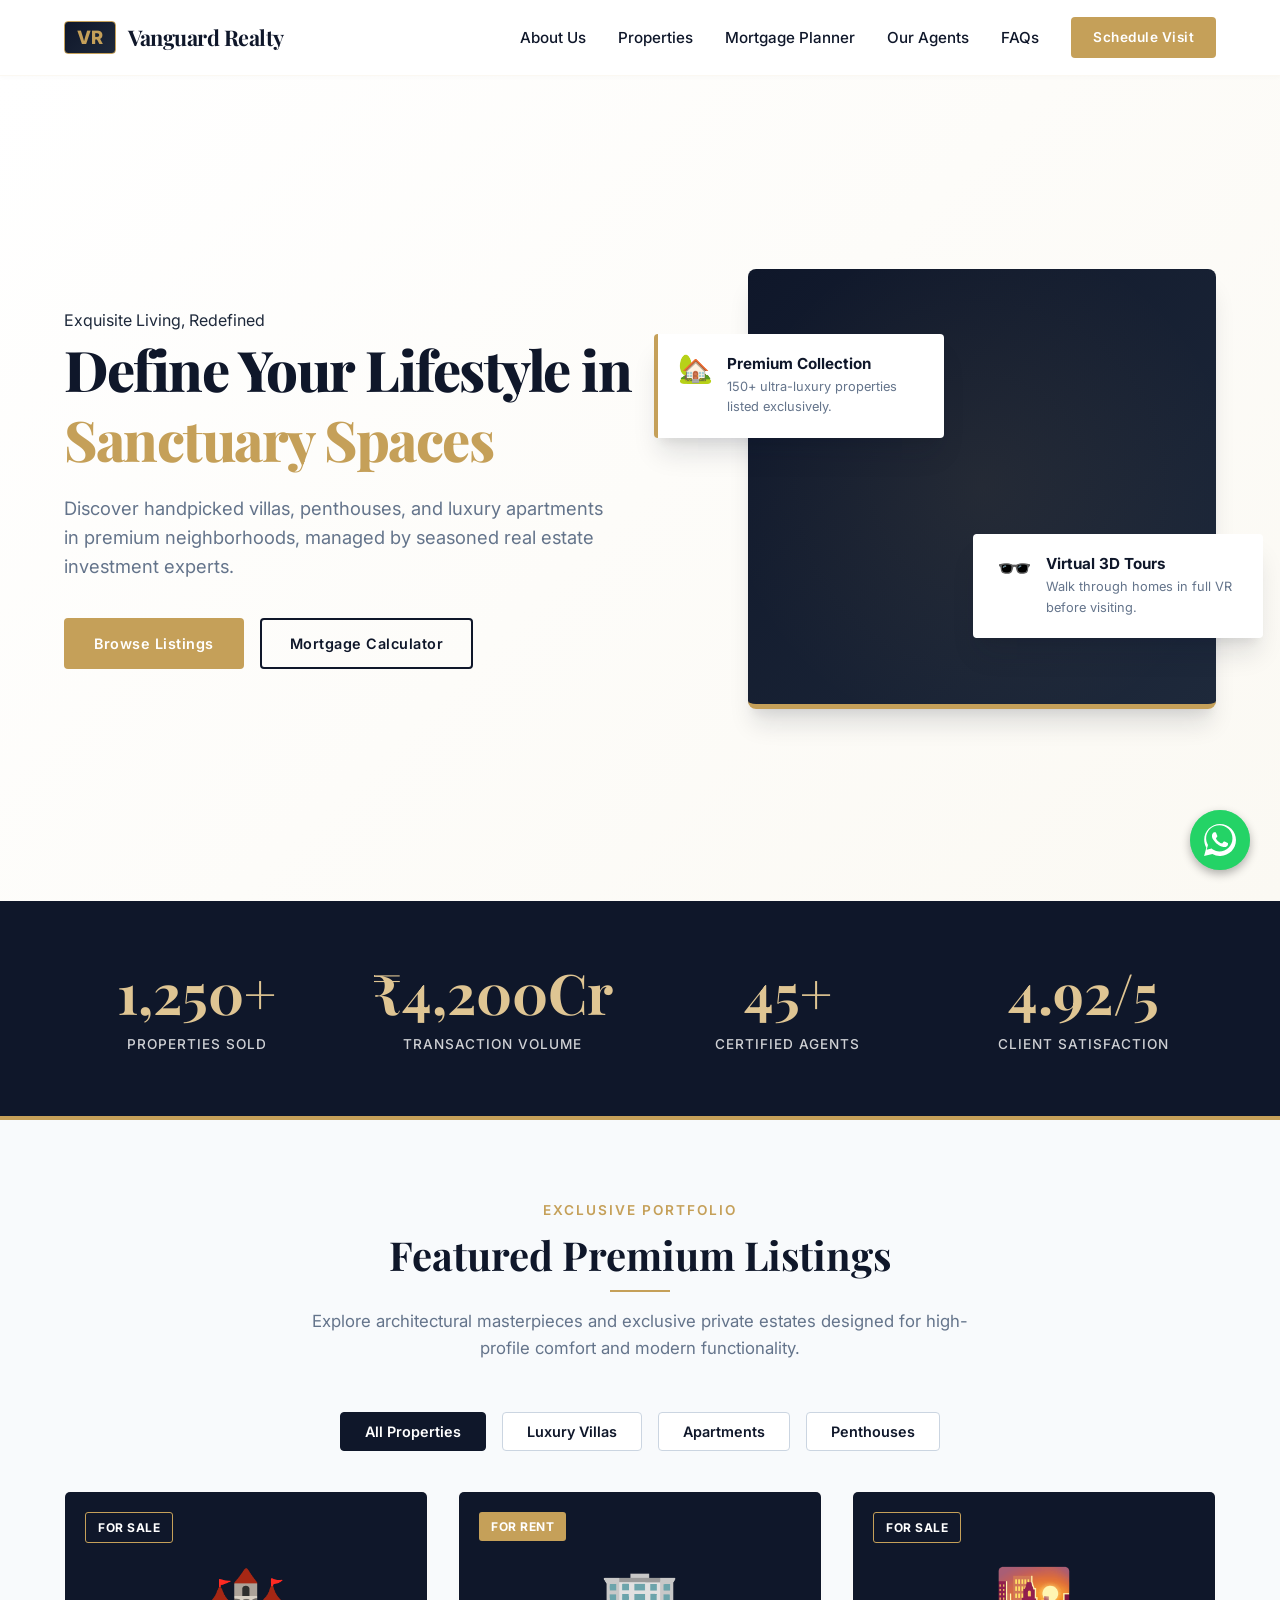
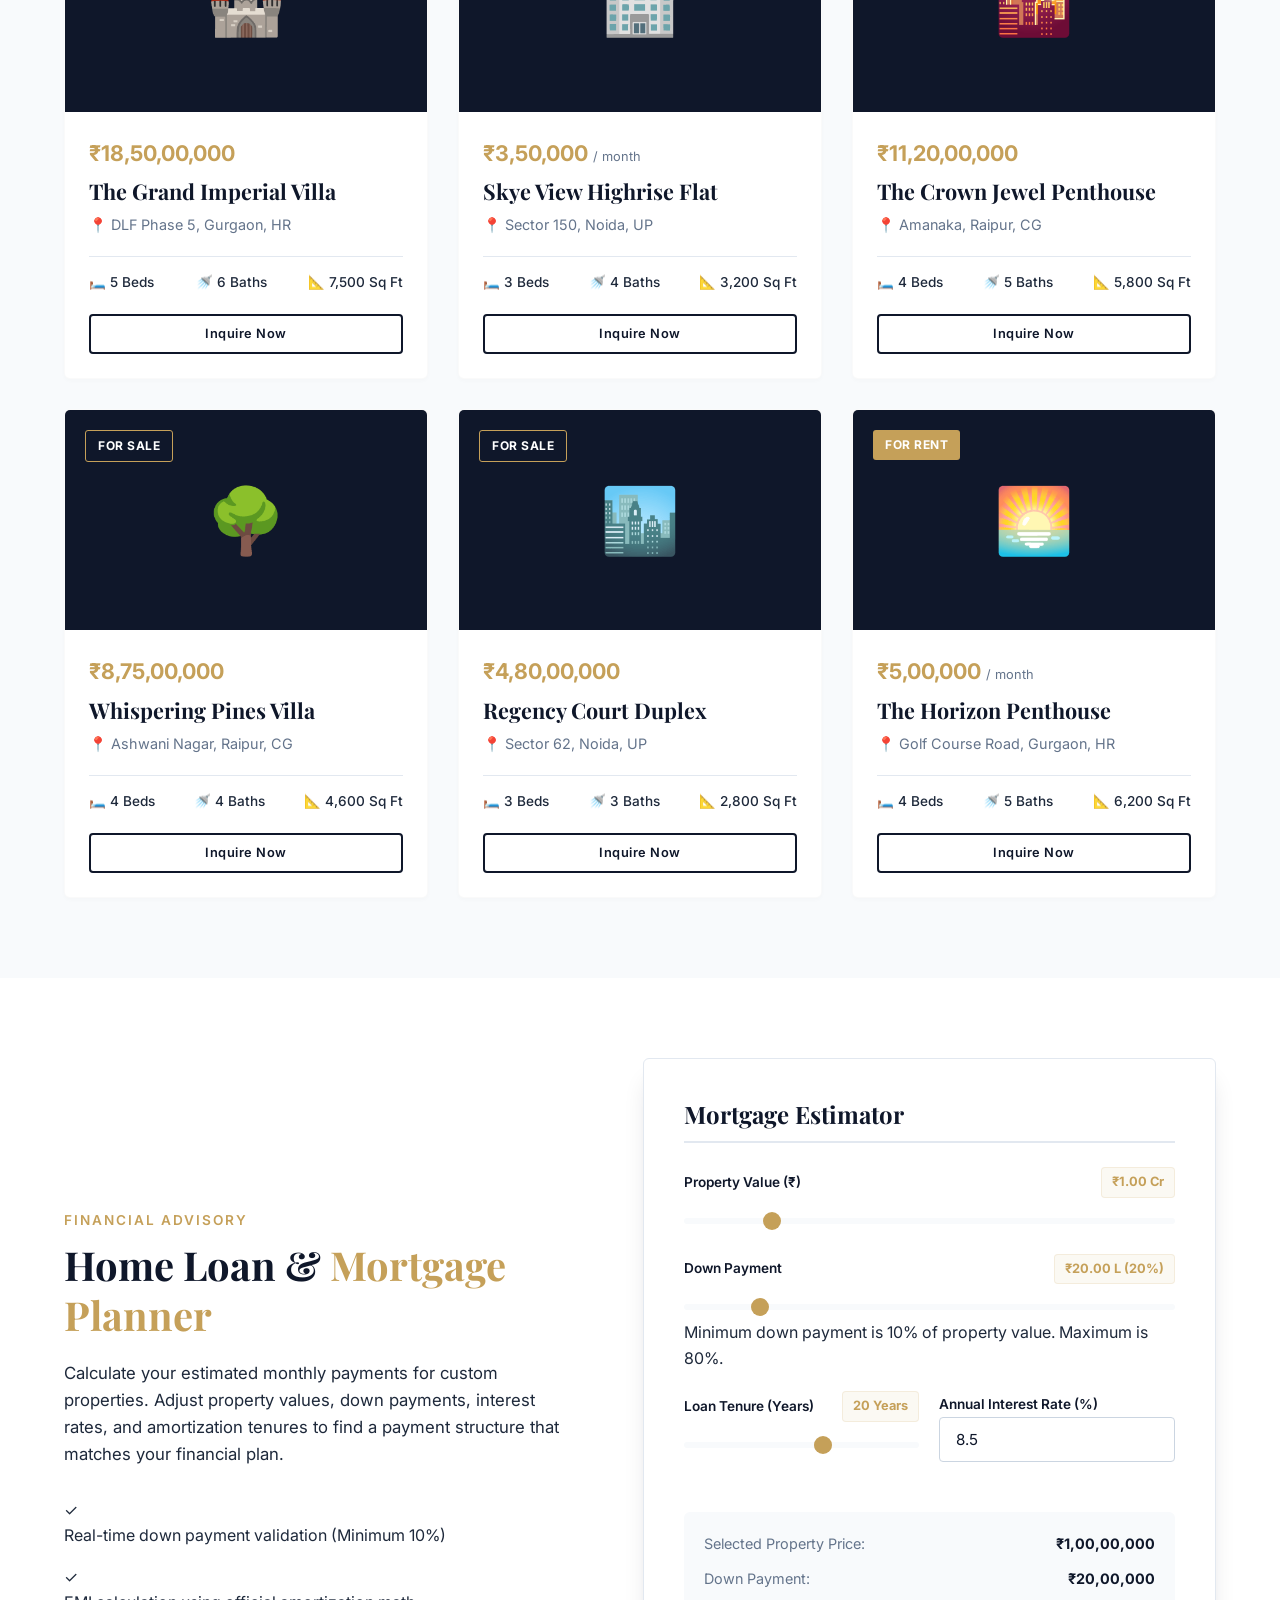
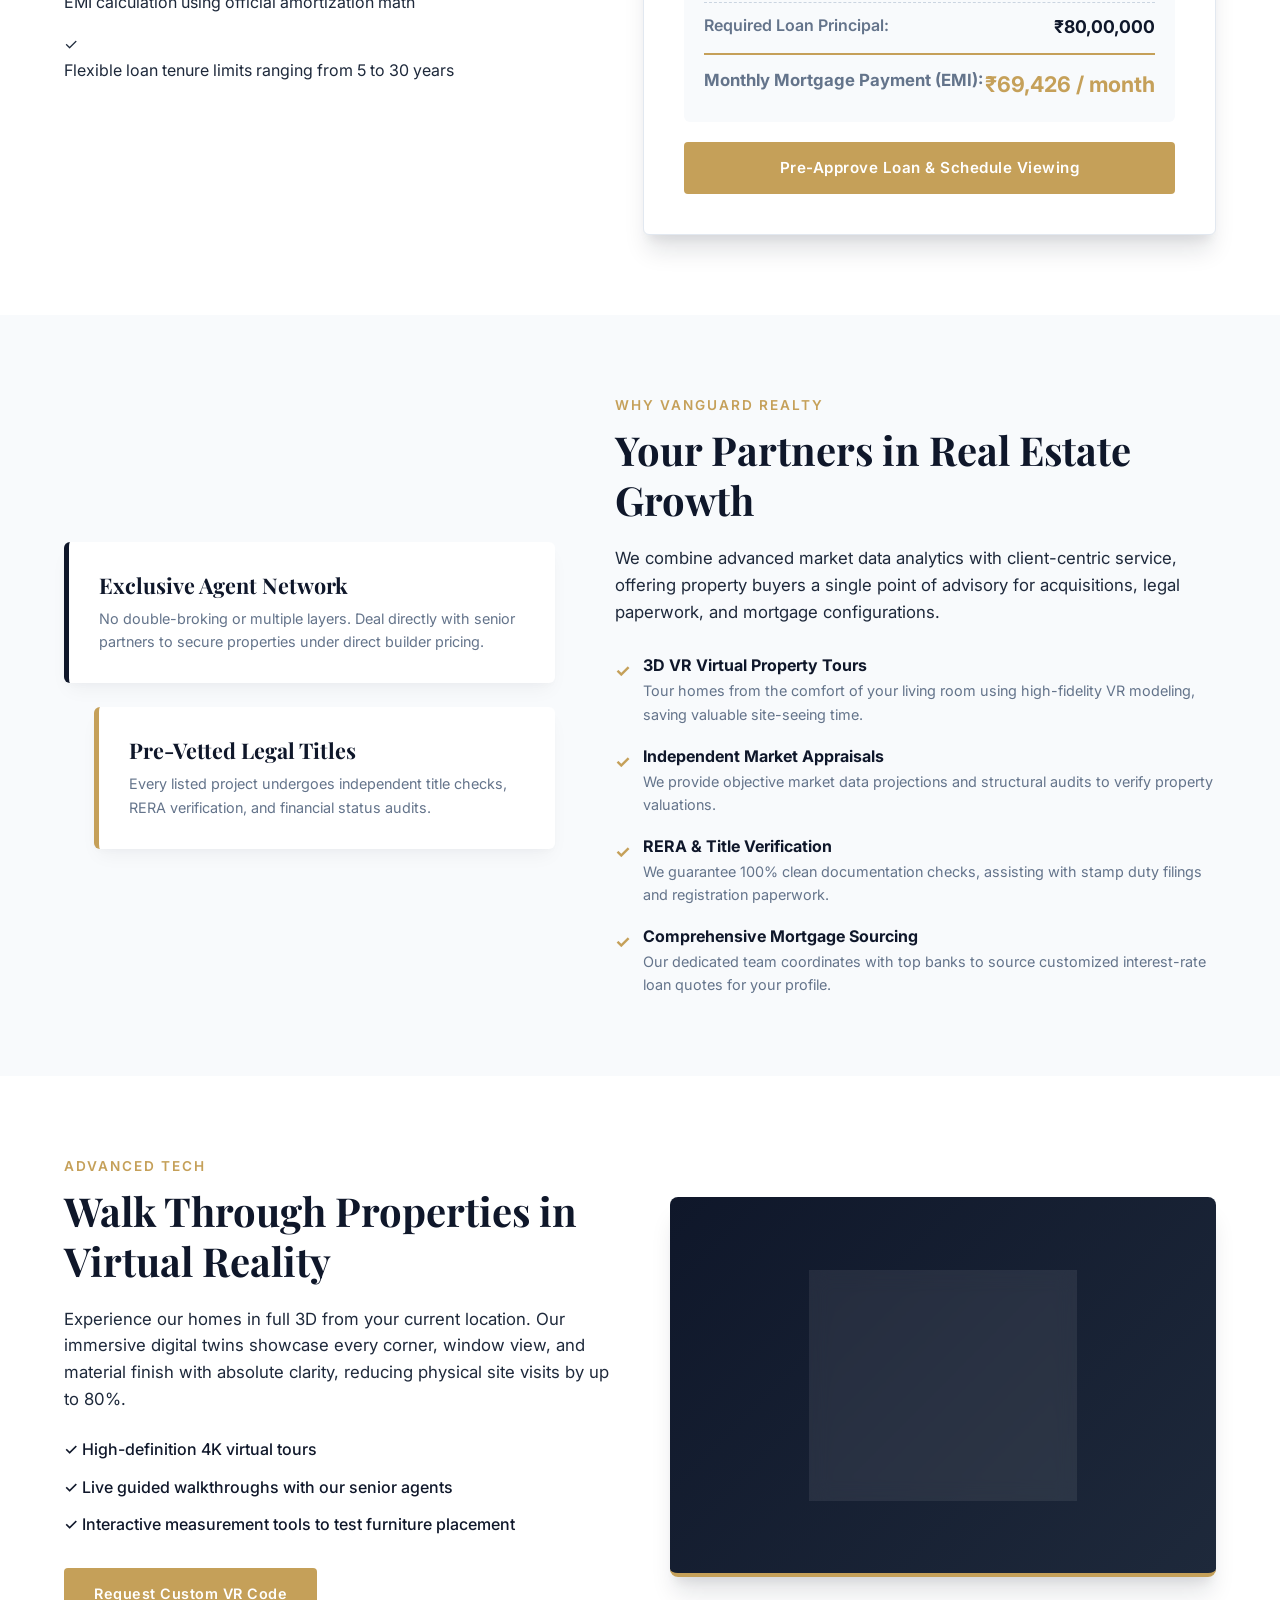
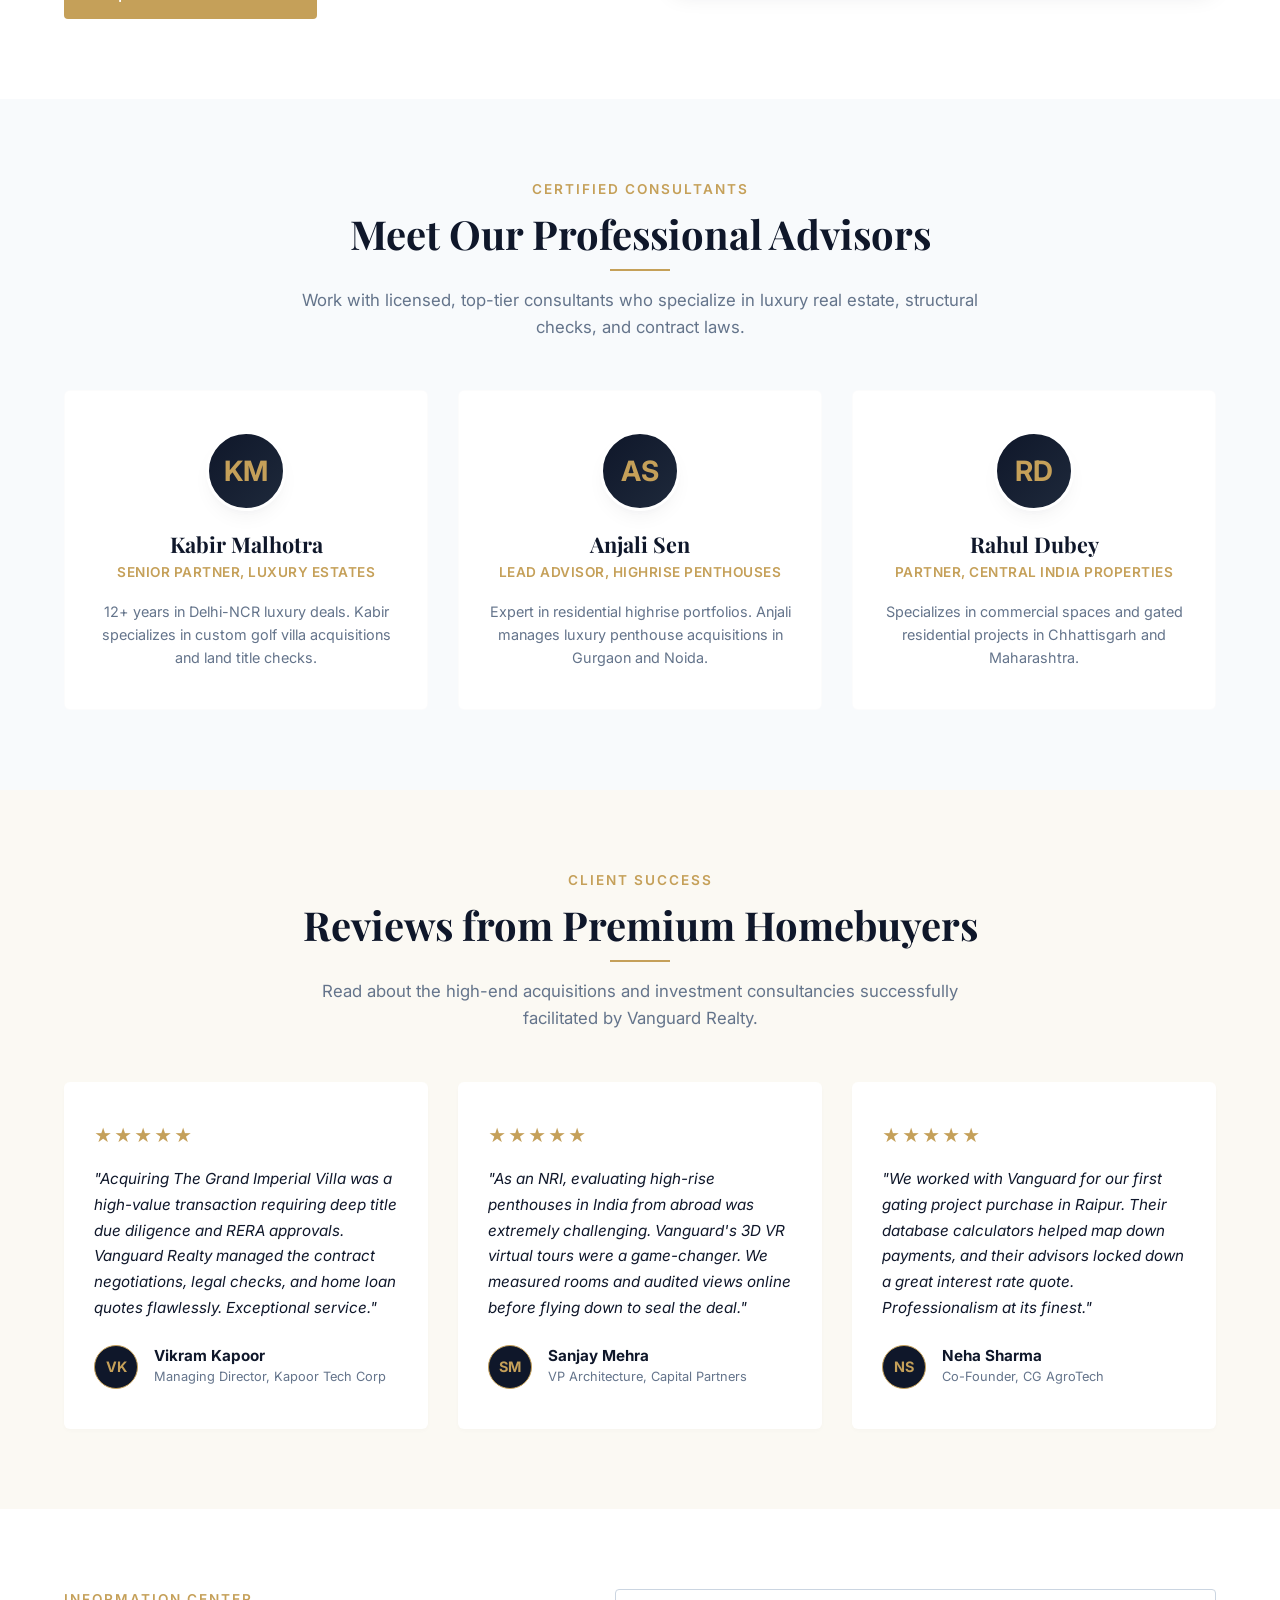
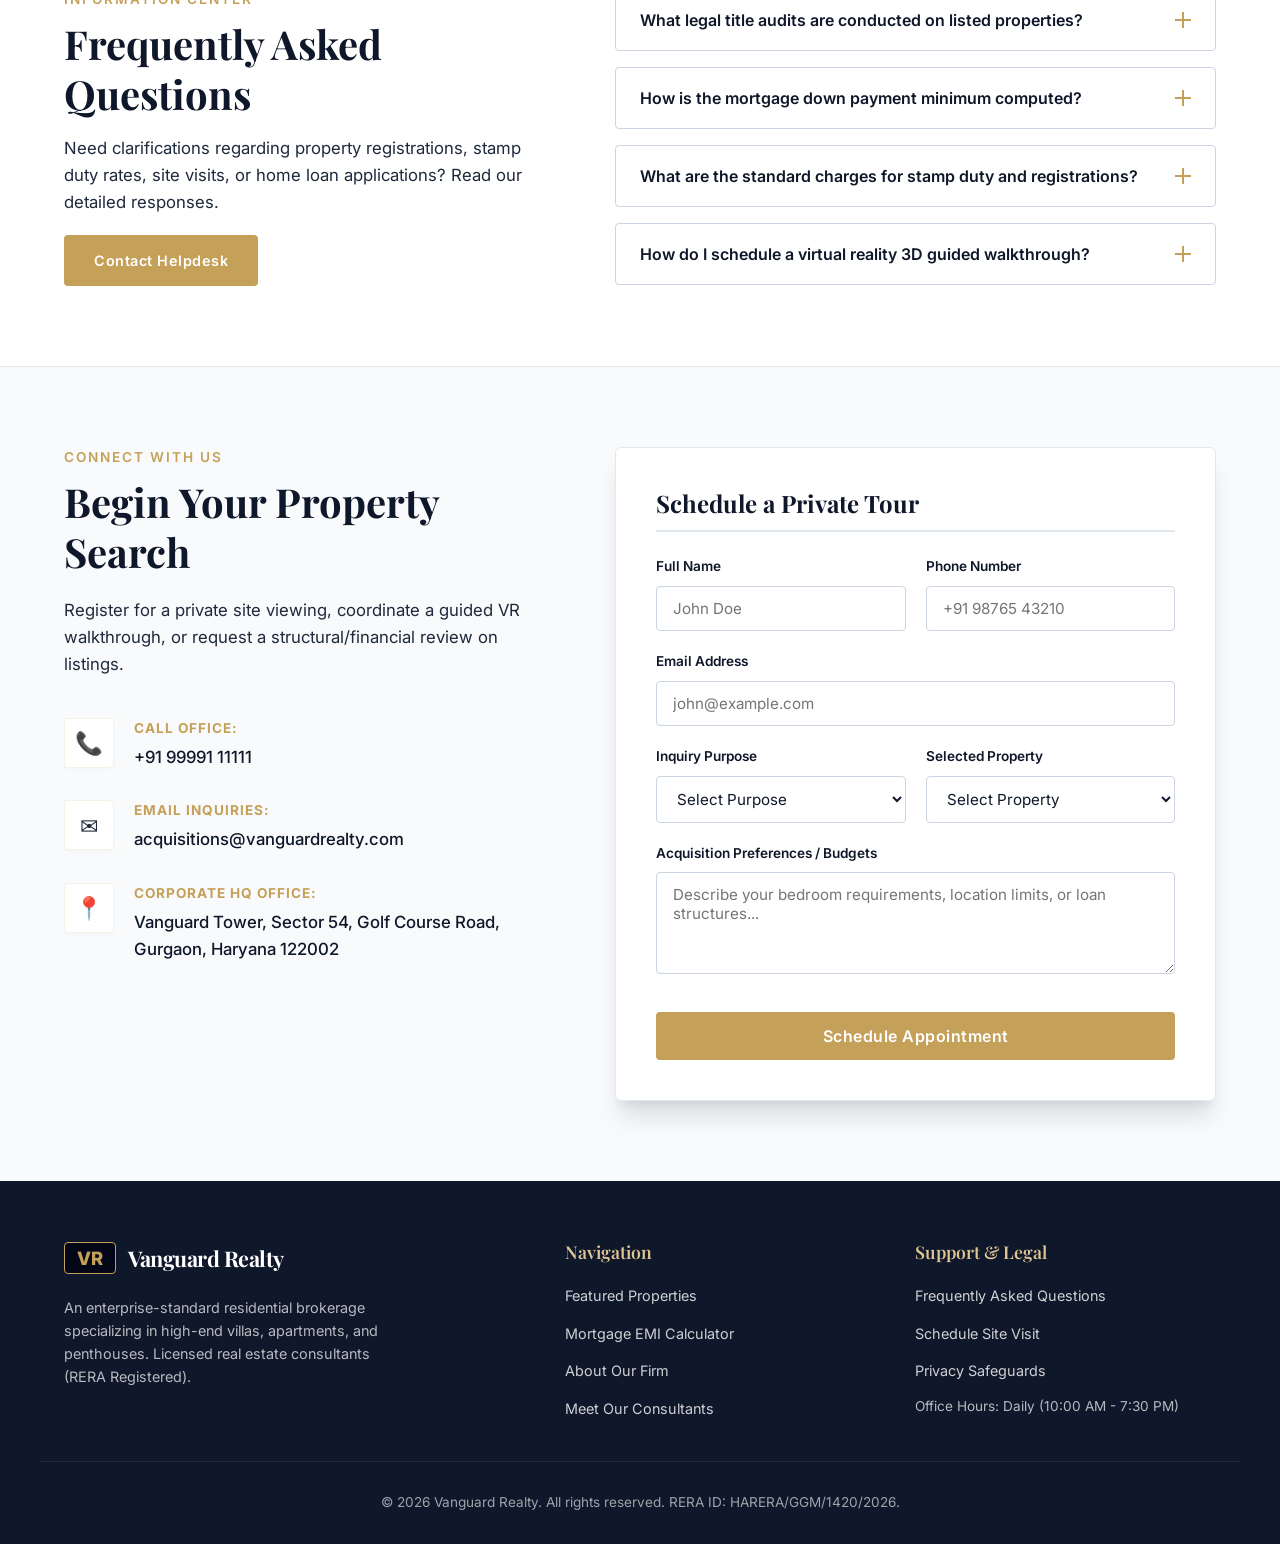
<file: templates/real-estate/index.html>
<!DOCTYPE html>
<html lang="en">
<head>
    <meta charset="UTF-8">
    <meta name="viewport" content="width=device-width, initial-scale=1.0">
    <meta name="description" content="Vanguard Realty is a premium brokerage firm offering elite villas, luxury apartments, and penthouses. Explore properties and calculate mortgage EMIs instantly.">
    <title>Vanguard Realty | Luxury Properties & Premium Brokerage</title>
    <link rel="icon" type="image/png" href="../../images/logo.png">
    <!-- Fonts -->
    <link rel="stylesheet" href="https://fonts.googleapis.com/css2?family=Inter:wght@300;400;500;600;700&family=Playfair+Display:wght@400;500;600;700;800&display=swap">
    <link rel="stylesheet" href="style.css">
</head>
<body>

    <!-- Sticky Header / Navbar -->
    <header class="header" id="navbar">
        <div class="container nav-container">
            <a href="#" class="logo" aria-label="Vanguard Realty Home">
                <span class="logo-accent">VR</span>
                <span class="logo-text">Vanguard Realty</span>
            </a>
            
            <button class="mobile-toggle" aria-label="Toggle Navigation" id="mobile-toggle-btn">
                <span></span>
                <span></span>
                <span></span>
            </button>
            
            <nav id="navigation">
                <ul class="nav-menu" id="nav-menu">
                    <li><a href="#about" class="nav-link">About Us</a></li>
                    <li><a href="#properties" class="nav-link">Properties</a></li>
                    <li><a href="#calculator" class="nav-link">Mortgage Planner</a></li>
                    <li><a href="#agents" class="nav-link">Our Agents</a></li>
                    <li><a href="#faq" class="nav-link">FAQs</a></li>
                    <li><a href="#contact" class="btn btn-gold nav-cta">Schedule Visit</a></li>
                </ul>
            </nav>
        </div>
    </header>

    <!-- 1. Hero Section -->
    <section class="hero" id="hero">
        <div class="container hero-container">
            <div class="hero-content">
                <span class="hero-tagline">Exquisite Living, Redefined</span>
                <h1>Define Your Lifestyle in <span class="text-gold">Sanctuary Spaces</span></h1>
                <p>Discover handpicked villas, penthouses, and luxury apartments in premium neighborhoods, managed by seasoned real estate investment experts.</p>
                <div class="hero-actions">
                    <a href="#properties" class="btn btn-gold">Browse Listings</a>
                    <a href="#calculator" class="btn btn-outline">Mortgage Calculator</a>
                </div>
            </div>
            <div class="hero-visual">
                <div class="hero-image-overlay"></div>
                <div class="hero-floating-card top-card">
                    <span class="card-icon">🏡</span>
                    <div class="card-text">
                        <h4>Premium Collection</h4>
                        <p>150+ ultra-luxury properties listed exclusively.</p>
                    </div>
                </div>
                <div class="hero-floating-card bottom-card">
                    <span class="card-icon">🕶️</span>
                    <div class="card-text">
                        <h4>Virtual 3D Tours</h4>
                        <p>Walk through homes in full VR before visiting.</p>
                    </div>
                </div>
            </div>
        </div>
    </section>

    <!-- 2. Statistics Section -->
    <section class="stats" id="stats">
        <div class="container stats-grid">
            <div class="stat-item">
                <span class="stat-number">1,250+</span>
                <span class="stat-label">Properties Sold</span>
            </div>
            <div class="stat-item">
                <span class="stat-number">₹4,200Cr</span>
                <span class="stat-label">Transaction Volume</span>
            </div>
            <div class="stat-item">
                <span class="stat-number">45+</span>
                <span class="stat-label">Certified Agents</span>
            </div>
            <div class="stat-item">
                <span class="stat-number">4.92/5</span>
                <span class="stat-label">Client Satisfaction</span>
            </div>
        </div>
    </section>

    <!-- 3. Featured Listings Section -->
    <section class="properties" id="properties">
        <div class="container">
            <div class="section-header">
                <span class="section-tagline">Exclusive Portfolio</span>
                <h2>Featured Premium Listings</h2>
                <p>Explore architectural masterpieces and exclusive private estates designed for high-profile comfort and modern functionality.</p>
            </div>
            
            <!-- Filters Tabs -->
            <div class="property-filters">
                <button class="filter-btn active" data-filter="all">All Properties</button>
                <button class="filter-btn" data-filter="villa">Luxury Villas</button>
                <button class="filter-btn" data-filter="apartment">Apartments</button>
                <button class="filter-btn" data-filter="penthouse">Penthouses</button>
            </div>
            
            <div class="properties-grid" id="properties-grid">
                <!-- Property 1: Villa -->
                <div class="property-card" data-category="villa">
                    <div class="prop-badge sale">For Sale</div>
                    <div class="prop-img-box">
                        <span class="prop-icon">🏰</span>
                    </div>
                    <div class="prop-content">
                        <span class="prop-price">₹18,50,00,000</span>
                        <h3>The Grand Imperial Villa</h3>
                        <p class="prop-location">📍 DLF Phase 5, Gurgaon, HR</p>
                        <div class="prop-specs">
                            <span>🛏️ 5 Beds</span>
                            <span>🚿 6 Baths</span>
                            <span>📐 7,500 Sq Ft</span>
                        </div>
                        <a href="#contact" class="btn btn-outline btn-sm prop-btn">Inquire Now</a>
                    </div>
                </div>

                <!-- Property 2: Apartment -->
                <div class="property-card" data-category="apartment">
                    <div class="prop-badge rent">For Rent</div>
                    <div class="prop-img-box">
                        <span class="prop-icon">🏢</span>
                    </div>
                    <div class="prop-content">
                        <span class="prop-price">₹3,50,000 <small>/ month</small></span>
                        <h3>Skye View Highrise Flat</h3>
                        <p class="prop-location">📍 Sector 150, Noida, UP</p>
                        <div class="prop-specs">
                            <span>🛏️ 3 Beds</span>
                            <span>🚿 4 Baths</span>
                            <span>📐 3,200 Sq Ft</span>
                        </div>
                        <a href="#contact" class="btn btn-outline btn-sm prop-btn">Inquire Now</a>
                    </div>
                </div>

                <!-- Property 3: Penthouse -->
                <div class="property-card" data-category="penthouse">
                    <div class="prop-badge sale">For Sale</div>
                    <div class="prop-img-box">
                        <span class="prop-icon">🌇</span>
                    </div>
                    <div class="prop-content">
                        <span class="prop-price">₹11,20,00,000</span>
                        <h3>The Crown Jewel Penthouse</h3>
                        <p class="prop-location">📍 Amanaka, Raipur, CG</p>
                        <div class="prop-specs">
                            <span>🛏️ 4 Beds</span>
                            <span>🚿 5 Baths</span>
                            <span>📐 5,800 Sq Ft</span>
                        </div>
                        <a href="#contact" class="btn btn-outline btn-sm prop-btn">Inquire Now</a>
                    </div>
                </div>

                <!-- Property 4: Villa -->
                <div class="property-card" data-category="villa">
                    <div class="prop-badge sale">For Sale</div>
                    <div class="prop-img-box">
                        <span class="prop-icon">🌳</span>
                    </div>
                    <div class="prop-content">
                        <span class="prop-price">₹8,75,00,000</span>
                        <h3>Whispering Pines Villa</h3>
                        <p class="prop-location">📍 Ashwani Nagar, Raipur, CG</p>
                        <div class="prop-specs">
                            <span>🛏️ 4 Beds</span>
                            <span>🚿 4 Baths</span>
                            <span>📐 4,600 Sq Ft</span>
                        </div>
                        <a href="#contact" class="btn btn-outline btn-sm prop-btn">Inquire Now</a>
                    </div>
                </div>

                <!-- Property 5: Apartment -->
                <div class="property-card" data-category="apartment">
                    <div class="prop-badge sale">For Sale</div>
                    <div class="prop-img-box">
                        <span class="prop-icon">🏙️</span>
                    </div>
                    <div class="prop-content">
                        <span class="prop-price">₹4,80,00,000</span>
                        <h3>Regency Court Duplex</h3>
                        <p class="prop-location">📍 Sector 62, Noida, UP</p>
                        <div class="prop-specs">
                            <span>🛏️ 3 Beds</span>
                            <span>🚿 3 Baths</span>
                            <span>📐 2,800 Sq Ft</span>
                        </div>
                        <a href="#contact" class="btn btn-outline btn-sm prop-btn">Inquire Now</a>
                    </div>
                </div>

                <!-- Property 6: Penthouse -->
                <div class="property-card" data-category="penthouse">
                    <div class="prop-badge rent">For Rent</div>
                    <div class="prop-img-box">
                        <span class="prop-icon">🌅</span>
                    </div>
                    <div class="prop-content">
                        <span class="prop-price">₹5,00,000 <small>/ month</small></span>
                        <h3>The Horizon Penthouse</h3>
                        <p class="prop-location">📍 Golf Course Road, Gurgaon, HR</p>
                        <div class="prop-specs">
                            <span>🛏️ 4 Beds</span>
                            <span>🚿 5 Baths</span>
                            <span>📐 6,200 Sq Ft</span>
                        </div>
                        <a href="#contact" class="btn btn-outline btn-sm prop-btn">Inquire Now</a>
                    </div>
                </div>
            </div>
        </div>
    </section>

    <!-- 4. Mortgage & Home Loan Calculator -->
    <section class="calculator-section" id="calculator">
        <div class="container calc-layout">
            <div class="calc-intro">
                <span class="section-tagline">Financial Advisory</span>
                <h2>Home Loan & <span class="text-gold">Mortgage Planner</span></h2>
                <p>Calculate your estimated monthly payments for custom properties. Adjust property values, down payments, interest rates, and amortization tenures to find a payment structure that matches your financial plan.</p>
                <div class="calc-benefits">
                    <div class="benefit-item">
                        <span class="benefit-icon">✓</span>
                        <p>Real-time down payment validation (Minimum 10%)</p>
                    </div>
                    <div class="benefit-item">
                        <span class="benefit-icon">✓</span>
                        <p>EMI calculation using official amortization math</p>
                    </div>
                    <div class="benefit-item">
                        <span class="benefit-icon">✓</span>
                        <p>Flexible loan tenure limits ranging from 5 to 30 years</p>
                    </div>
                </div>
            </div>
            
            <div class="calc-card">
                <h3>Mortgage Estimator</h3>
                
                <div class="calc-group">
                    <div class="calc-label-row">
                        <label for="calc-price">Property Value (₹)</label>
                        <span id="price-val" class="badge-accent">₹1.00 Cr</span>
                    </div>
                    <input type="range" id="calc-price" min="2000000" max="50000000" step="500000" value="10000000">
                </div>
                
                <div class="calc-group">
                    <div class="calc-label-row">
                        <label for="calc-downpayment">Down Payment</label>
                        <span id="downpayment-val" class="badge-accent">₹20,00,000 (20%)</span>
                    </div>
                    <input type="range" id="calc-downpayment" min="1000000" max="8000000" step="100000" value="2000000">
                    <p class="slider-helper-text">Minimum down payment is 10% of property value. Maximum is 80%.</p>
                </div>

                <div class="calc-row-group">
                    <div class="calc-group">
                        <div class="calc-label-row">
                            <label for="calc-tenure">Loan Tenure (Years)</label>
                            <span id="tenure-val" class="badge-accent">20 Years</span>
                        </div>
                        <input type="range" id="calc-tenure" min="5" max="30" step="1" value="20">
                    </div>
                    
                    <div class="calc-group">
                        <label for="calc-rate">Annual Interest Rate (%)</label>
                        <input type="number" id="calc-rate" min="5" max="15" step="0.1" value="8.5">
                    </div>
                </div>

                <div class="calc-results">
                    <div class="result-row">
                        <span>Selected Property Price:</span>
                        <strong id="res-prop-price">₹1,00,00,000</strong>
                    </div>
                    <div class="result-row">
                        <span>Down Payment:</span>
                        <strong id="res-downpayment">₹20,00,000</strong>
                    </div>
                    <div class="result-row total-row">
                        <span>Required Loan Principal:</span>
                        <strong id="res-principal">₹80,00,000</strong>
                    </div>
                    <div class="result-row emi-row">
                        <span>Monthly Mortgage Payment (EMI):</span>
                        <strong id="res-emi">₹69,425 / month</strong>
                    </div>
                </div>
                
                <a href="#contact" class="btn btn-gold calc-submit-btn" id="calc-apply-cta">Pre-Approve Loan & Schedule Viewing</a>
            </div>
        </div>
    </section>

    <!-- 5. Why Vanguard Section -->
    <section class="why-us" id="about">
        <div class="container why-container">
            <div class="why-visual">
                <div class="visual-stack">
                    <div class="stack-box block-1">
                        <h4>Exclusive Agent Network</h4>
                        <p>No double-broking or multiple layers. Deal directly with senior partners to secure properties under direct builder pricing.</p>
                    </div>
                    <div class="stack-box block-2">
                        <h4>Pre-Vetted Legal Titles</h4>
                        <p>Every listed project undergoes independent title checks, RERA verification, and financial status audits.</p>
                    </div>
                </div>
            </div>
            
            <div class="why-content">
                <span class="section-tagline">Why Vanguard Realty</span>
                <h2>Your Partners in Real Estate Growth</h2>
                <p>We combine advanced market data analytics with client-centric service, offering property buyers a single point of advisory for acquisitions, legal paperwork, and mortgage configurations.</p>
                
                <div class="why-points">
                    <div class="why-point-item">
                        <h5>3D VR Virtual Property Tours</h5>
                        <p>Tour homes from the comfort of your living room using high-fidelity VR modeling, saving valuable site-seeing time.</p>
                    </div>
                    <div class="why-point-item">
                        <h5>Independent Market Appraisals</h5>
                        <p>We provide objective market data projections and structural audits to verify property valuations.</p>
                    </div>
                    <div class="why-point-item">
                        <h5>RERA & Title Verification</h5>
                        <p>We guarantee 100% clean documentation checks, assisting with stamp duty filings and registration paperwork.</p>
                    </div>
                    <div class="why-point-item">
                        <h5>Comprehensive Mortgage Sourcing</h5>
                        <p>Our dedicated team coordinates with top banks to source customized interest-rate loan quotes for your profile.</p>
                    </div>
                </div>
            </div>
        </div>
    </section>

    <!-- 6. Virtual Tour Showcase -->
    <section class="vr-showcase" id="vr-tour">
        <div class="container vr-container">
            <div class="vr-content">
                <span class="section-tagline">Advanced Tech</span>
                <h2>Walk Through Properties in Virtual Reality</h2>
                <p>Experience our homes in full 3D from your current location. Our immersive digital twins showcase every corner, window view, and material finish with absolute clarity, reducing physical site visits by up to 80%.</p>
                <ul class="vr-list">
                    <li>✓ High-definition 4K virtual tours</li>
                    <li>✓ Live guided walkthroughs with our senior agents</li>
                    <li>✓ Interactive measurement tools to test furniture placement</li>
                </ul>
                <a href="#contact" class="btn btn-gold">Request Custom VR Code</a>
            </div>
            <div class="vr-visual-box">
                <div class="vr-display-card">
                    <div class="vr-icon-glow">👁️‍🗨️</div>
                    <h4>Enter Virtual Tour</h4>
                    <p>Experience DLF Imperial Villa</p>
                </div>
            </div>
        </div>
    </section>

    <!-- 7. Our Expert Agents -->
    <section class="agents" id="agents">
        <div class="container">
            <div class="section-header">
                <span class="section-tagline">Certified Consultants</span>
                <h2>Meet Our Professional Advisors</h2>
                <p>Work with licensed, top-tier consultants who specialize in luxury real estate, structural checks, and contract laws.</p>
            </div>
            
            <div class="agents-grid">
                <!-- Agent 1 -->
                <div class="agent-card">
                    <div class="agent-avatar">KM</div>
                    <h4>Kabir Malhotra</h4>
                    <span class="agent-title">Senior Partner, Luxury Estates</span>
                    <p class="agent-desc">12+ years in Delhi-NCR luxury deals. Kabir specializes in custom golf villa acquisitions and land title checks.</p>
                </div>
                
                <!-- Agent 2 -->
                <div class="agent-card">
                    <div class="agent-avatar">AS</div>
                    <h4>Anjali Sen</h4>
                    <span class="agent-title">Lead Advisor, Highrise Penthouses</span>
                    <p class="agent-desc">Expert in residential highrise portfolios. Anjali manages luxury penthouse acquisitions in Gurgaon and Noida.</p>
                </div>

                <!-- Agent 3 -->
                <div class="agent-card">
                    <div class="agent-avatar">RD</div>
                    <h4>Rahul Dubey</h4>
                    <span class="agent-title">Partner, Central India Properties</span>
                    <p class="agent-desc">Specializes in commercial spaces and gated residential projects in Chhattisgarh and Maharashtra.</p>
                </div>
            </div>
        </div>
    </section>

    <!-- 8. Testimonials Section -->
    <section class="testimonials" id="testimonials">
        <div class="container">
            <div class="section-header">
                <span class="section-tagline">Client Success</span>
                <h2>Reviews from Premium Homebuyers</h2>
                <p>Read about the high-end acquisitions and investment consultancies successfully facilitated by Vanguard Realty.</p>
            </div>
            
            <div class="testimonials-grid">
                <!-- Testimonial 1 -->
                <div class="testimonial-card">
                    <div class="testimonial-rating">★★★★★</div>
                    <p class="testimonial-text">"Acquiring The Grand Imperial Villa was a high-value transaction requiring deep title due diligence and RERA approvals. Vanguard Realty managed the contract negotiations, legal checks, and home loan quotes flawlessly. Exceptional service."</p>
                    <div class="testimonial-user">
                        <span class="user-avatar">VK</span>
                        <div class="user-info">
                            <h5>Vikram Kapoor</h5>
                            <p>Managing Director, Kapoor Tech Corp</p>
                        </div>
                    </div>
                </div>

                <!-- Testimonial 2 -->
                <div class="testimonial-card">
                    <div class="testimonial-rating">★★★★★</div>
                    <p class="testimonial-text">"As an NRI, evaluating high-rise penthouses in India from abroad was extremely challenging. Vanguard's 3D VR virtual tours were a game-changer. We measured rooms and audited views online before flying down to seal the deal."</p>
                    <div class="testimonial-user">
                        <span class="user-avatar">SM</span>
                        <div class="user-info">
                            <h5>Sanjay Mehra</h5>
                            <p>VP Architecture, Capital Partners</p>
                        </div>
                    </div>
                </div>

                <!-- Testimonial 3 -->
                <div class="testimonial-card">
                    <div class="testimonial-rating">★★★★★</div>
                    <p class="testimonial-text">"We worked with Vanguard for our first gating project purchase in Raipur. Their database calculators helped map down payments, and their advisors locked down a great interest rate quote. Professionalism at its finest."</p>
                    <div class="testimonial-user">
                        <span class="user-avatar">NS</span>
                        <div class="user-info">
                            <h5>Neha Sharma</h5>
                            <p>Co-Founder, CG AgroTech</p>
                        </div>
                    </div>
                </div>
            </div>
        </div>
    </section>

    <!-- 9. FAQ Section -->
    <section class="faq" id="faq">
        <div class="container faq-layout">
            <div class="faq-intro">
                <span class="section-tagline">Information Center</span>
                <h2>Frequently Asked Questions</h2>
                <p>Need clarifications regarding property registrations, stamp duty rates, site visits, or home loan applications? Read our detailed responses.</p>
                <a href="#contact" class="btn btn-gold" style="margin-top: 20px;">Contact Helpdesk</a>
            </div>
            
            <div class="faq-accordion">
                <!-- FAQ Item 1 -->
                <div class="faq-item">
                    <button class="faq-question" aria-expanded="false">
                        What legal title audits are conducted on listed properties?
                        <span class="faq-icon-indicator"></span>
                    </button>
                    <div class="faq-answer">
                        <p>Every listed project is subjected to rigorous legal checks. We verify building plans, land title ownership histories (up to 30 years), RERA approvals, municipal non-encumbrance declarations, and builder financial health status prior to onboarding them.</p>
                    </div>
                </div>

                <!-- FAQ Item 2 -->
                <div class="faq-item">
                    <button class="faq-question" aria-expanded="false">
                        How is the mortgage down payment minimum computed?
                        <span class="faq-icon-indicator"></span>
                    </button>
                    <div class="faq-answer">
                        <p>Under Reserve Bank regulations in India, lenders require a minimum of 10% to 20% down payment depending on property valuations. Our calculator automatically computes this 10% lower limit of property values, letting you evaluate ranges up to 80% to plan loans.</p>
                    </div>
                </div>

                <!-- FAQ Item 3 -->
                <div class="faq-item">
                    <button class="faq-question" aria-expanded="false">
                        What are the standard charges for stamp duty and registrations?
                        <span class="faq-icon-indicator"></span>
                    </button>
                    <div class="faq-answer">
                        <p>Registration rates are set by state governments. Generally, stamp duty fees range from 4% to 8% of purchase values, plus a 1% court registration fee. These costs are external to base property pricing and must be factored into loan calculations.</p>
                    </div>
                </div>

                <!-- FAQ Item 4 -->
                <div class="faq-item">
                    <button class="faq-question" aria-expanded="false">
                        How do I schedule a virtual reality 3D guided walkthrough?
                        <span class="faq-icon-indicator"></span>
                    </button>
                    <div class="faq-answer">
                        <p>Submit an inquiry using our site visit form. Select "Virtual Reality Tour" under the interest field. An agent partner will email your custom access credentials and launch a shared Zoom/Google Meet video session to guide you through the VR twin.</p>
                    </div>
                </div>
            </div>
        </div>
    </section>

    <!-- 10. Contact / Inquiry Section -->
    <section class="contact" id="contact">
        <div class="container contact-container">
            <div class="contact-info">
                <span class="section-tagline">Connect With Us</span>
                <h2>Begin Your Property Search</h2>
                <p>Register for a private site viewing, coordinate a guided VR walkthrough, or request a structural/financial review on listings.</p>
                
                <div class="contact-details-list">
                    <div class="detail-item">
                        <span class="detail-icon">📞</span>
                        <div class="detail-text">
                            <strong>Call Office:</strong>
                            <a href="tel:+919999111111">+91 99991 11111</a>
                        </div>
                    </div>
                    <div class="detail-item">
                        <span class="detail-icon">✉</span>
                        <div class="detail-text">
                            <strong>Email Inquiries:</strong>
                            <a href="mailto:acquisitions@vanguardrealty.com">acquisitions@vanguardrealty.com</a>
                        </div>
                    </div>
                    <div class="detail-item">
                        <span class="detail-icon">📍</span>
                        <div class="detail-text">
                            <strong>Corporate HQ Office:</strong>
                            <p>Vanguard Tower, Sector 54, Golf Course Road, Gurgaon, Haryana 122002</p>
                        </div>
                    </div>
                </div>
            </div>
            
            <div class="contact-form-card">
                <h3>Schedule a Private Tour</h3>
                <form id="inquiry-form">
                    <div class="form-row">
                        <div class="form-group">
                            <label for="name">Full Name</label>
                            <input type="text" id="name" required placeholder="John Doe">
                        </div>
                        <div class="form-group">
                            <label for="phone">Phone Number</label>
                            <input type="tel" id="phone" required placeholder="+91 98765 43210">
                        </div>
                    </div>
                    <div class="form-group">
                        <label for="email">Email Address</label>
                        <input type="email" id="email" required placeholder="john@example.com">
                    </div>
                    <div class="form-row">
                        <div class="form-group">
                            <label for="interest-select">Inquiry Purpose</label>
                            <select id="interest-select" required>
                                <option value="" disabled selected>Select Purpose</option>
                                <option value="site-visit">Physical Site Visit</option>
                                <option value="vr-tour">Virtual Reality (VR) Tour</option>
                                  <option value="valuation">Property Valuation Review</option>
                                <option value="general">General Advisory</option>
                            </select>
                        </div>
                        <div class="form-group">
                            <label for="property-select">Selected Property</label>
                            <select id="property-select" required>
                                <option value="" disabled selected>Select Property</option>
                                <option value="imperial-villa">The Grand Imperial Villa</option>
                                <option value="skye-view">Skye View Highrise Flat</option>
                                <option value="crown-penthouse">The Crown Jewel Penthouse</option>
                                <option value="pines-villa">Whispering Pines Villa</option>
                                <option value="regency-duplex">Regency Court Duplex</option>
                                <option value="horizon-penthouse">The Horizon Penthouse</option>
                                <option value="none">Not Sure / Undecided</option>
                            </select>
                        </div>
                    </div>
                    <div class="form-group">
                        <label for="message">Acquisition Preferences / Budgets</label>
                        <textarea id="message" rows="4" required placeholder="Describe your bedroom requirements, location limits, or loan structures..."></textarea>
                    </div>
                    
                    <button type="submit" class="btn btn-gold form-submit-btn" id="submit-btn">Schedule Appointment</button>
                    <div id="form-success-msg" class="success-message" style="display: none;">
                        ✓ Inquiry submitted successfully! An acquisitions partner will contact you in under 4 hours to verify site visit protocols.
                    </div>
                </form>
            </div>
        </div>
    </section>

    <!-- 11. Footer -->
    <footer class="footer-main">
        <div class="container footer-main-layout">
            <div class="footer-brand-column">
                <a href="#" class="logo footer-logo">
                    <span class="logo-accent">VR</span>
                    <span class="logo-text">Vanguard Realty</span>
                </a>
                <p>An enterprise-standard residential brokerage specializing in high-end villas, apartments, and penthouses. Licensed real estate consultants (RERA Registered).</p>
            </div>
            
            <div class="footer-links-column">
                <h4>Navigation</h4>
                <ul class="footer-nav">
                    <li><a href="#properties">Featured Properties</a></li>
                    <li><a href="#calculator">Mortgage EMI Calculator</a></li>
                    <li><a href="#about">About Our Firm</a></li>
                    <li><a href="#agents">Meet Our Consultants</a></li>
                </ul>
            </div>
            
            <div class="footer-links-column">
                <h4>Support & Legal</h4>
                <ul class="footer-nav">
                    <li><a href="#faq">Frequently Asked Questions</a></li>
                    <li><a href="#contact">Schedule Site Visit</a></li>
                    <li><a href="#">Privacy Safeguards</a></li>
                    <li><p style="margin: 0; font-size: 0.85rem;">Office Hours: Daily (10:00 AM - 7:30 PM)</p></li>
                </ul>
            </div>
        </div>
        
        <div class="container footer-copyright-layout">
            <p>&copy; 2026 Vanguard Realty. All rights reserved. RERA ID: HARERA/GGM/1420/2026.</p>
        </div>
    </footer>

    <!-- WhatsApp Floating Button -->
    <a href="https://wa.me/919999111111?text=Hello%20Vanguard%20Realty%2C%20I%20would%20like%20to%20inquire%20about%20your%20luxury%20listings." class="whatsapp-float" target="_blank" rel="noopener noreferrer" aria-label="Chat with Vanguard Realty on WhatsApp">
        <svg xmlns="http://www.w3.org/2000/svg" viewBox="0 0 24 24" width="32" height="32" fill="currentColor">
            <path d="M.057 24l1.687-6.163c-1.041-1.804-1.588-3.849-1.587-5.946C.06 5.348 5.397.01 12.008.01c3.202.001 6.212 1.246 8.477 3.514 2.266 2.268 3.507 5.28 3.505 8.484-.004 6.657-5.34 11.997-11.953 11.997-2.005-.001-3.973-.503-5.739-1.45L0 24zm6.59-4.846c1.6.95 3.188 1.449 4.825 1.451 5.436 0 9.86-4.37 9.864-9.799.002-2.63-1.023-5.101-2.885-6.97-1.861-1.868-4.339-2.897-6.983-2.898-5.442 0-9.87 4.37-9.874 9.8-.002 1.743.486 3.447 1.411 4.951l-.99 3.61 3.733-.967zM17.41 14.1c-.297-.149-1.758-.867-2.03-.967-.273-.099-.471-.148-.67.15-.197.297-.767.966-.94 1.164-.173.199-.347.223-.644.075-.297-.15-1.255-.463-2.39-1.475-.883-.788-1.48-1.761-1.653-2.059-.173-.297-.018-.458.13-.606.134-.133.298-.347.446-.52.149-.174.198-.298.298-.497.099-.198.05-.371-.025-.52-.075-.149-.669-1.612-.916-2.207-.242-.579-.487-.5-.669-.51-.173-.008-.371-.01-.568-.01-.198 0-.52.074-.792.372-.272.297-1.04 1.016-1.04 2.479 0 1.462 1.065 2.875 1.213 3.074.149.198 2.096 3.2 5.077 4.487.709.306 1.262.489 1.694.625.712.227 1.36.195 1.871.118.571-.085 1.758-.719 2.006-1.413.248-.694.248-1.289.173-1.413-.074-.124-.272-.198-.57-.347z"/>
        </svg>
    </a>

    <script src="script.js"></script>
</body>
</html>
</file>
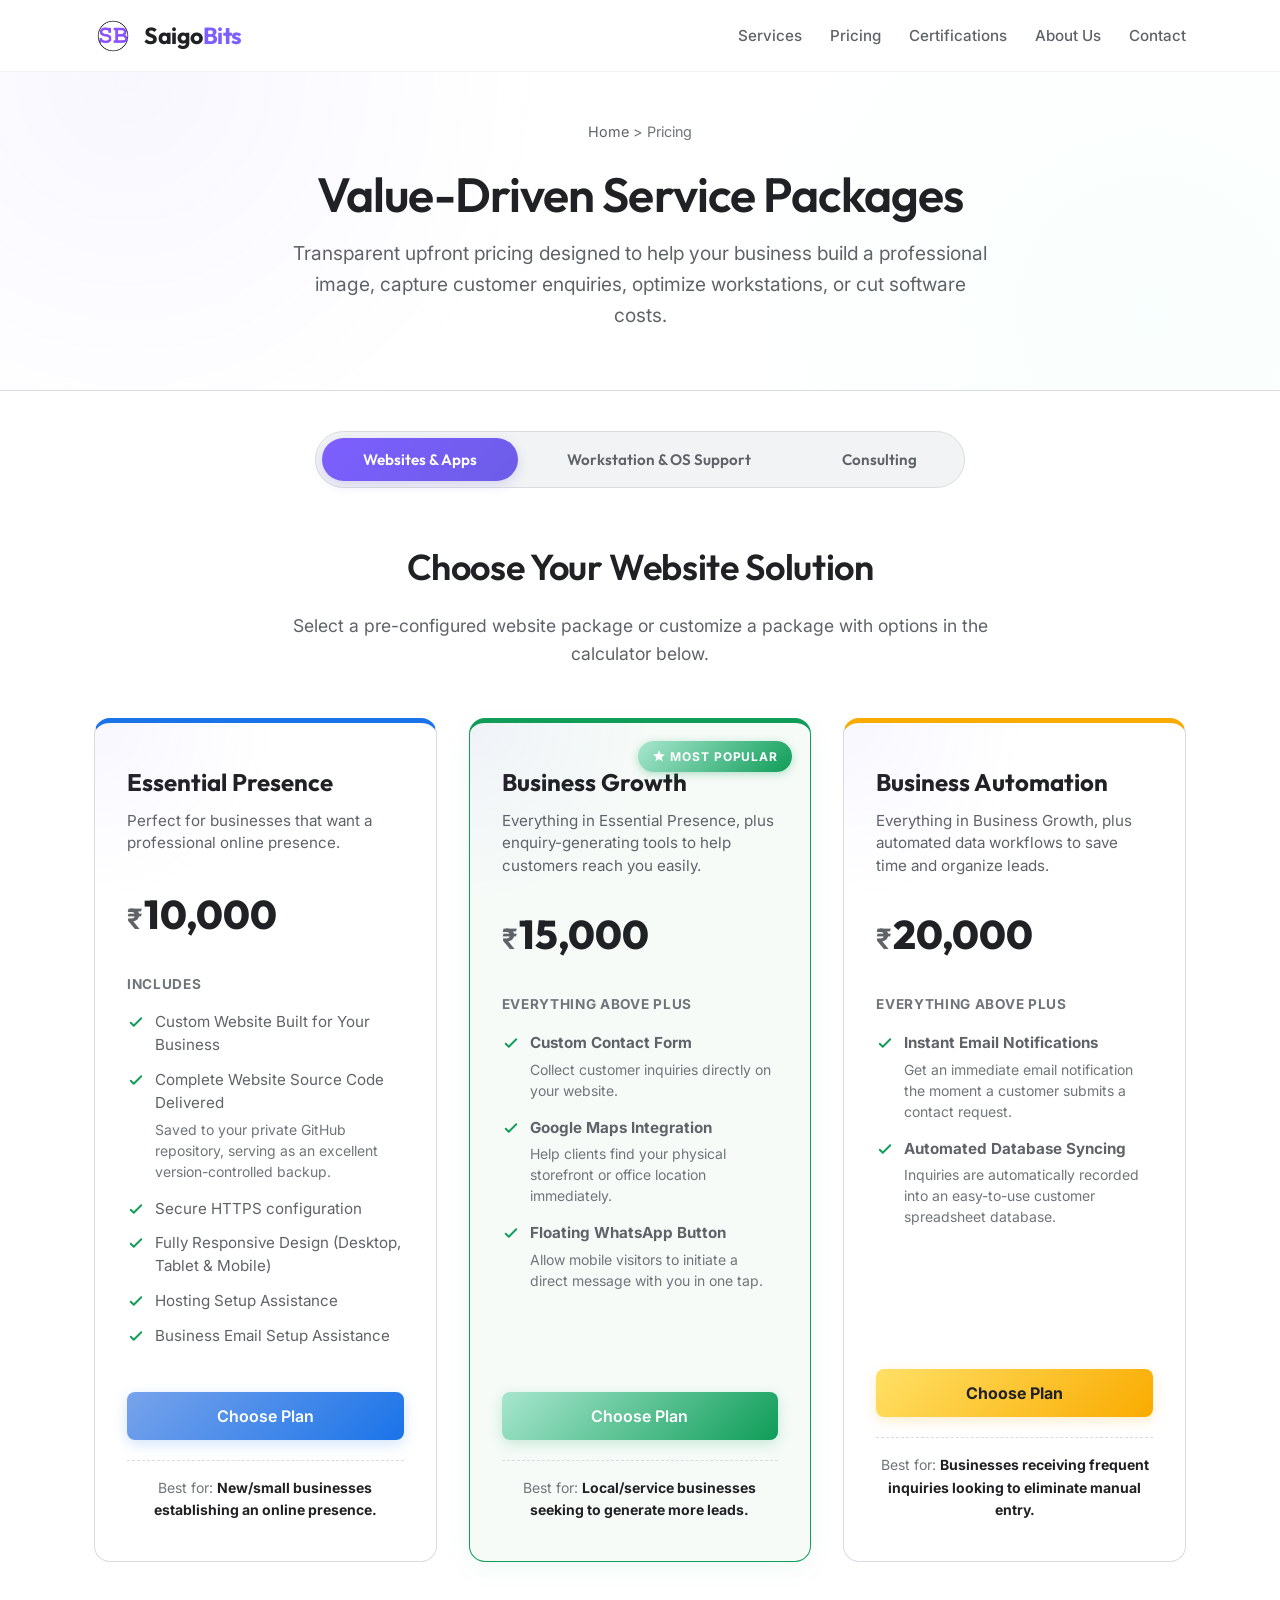
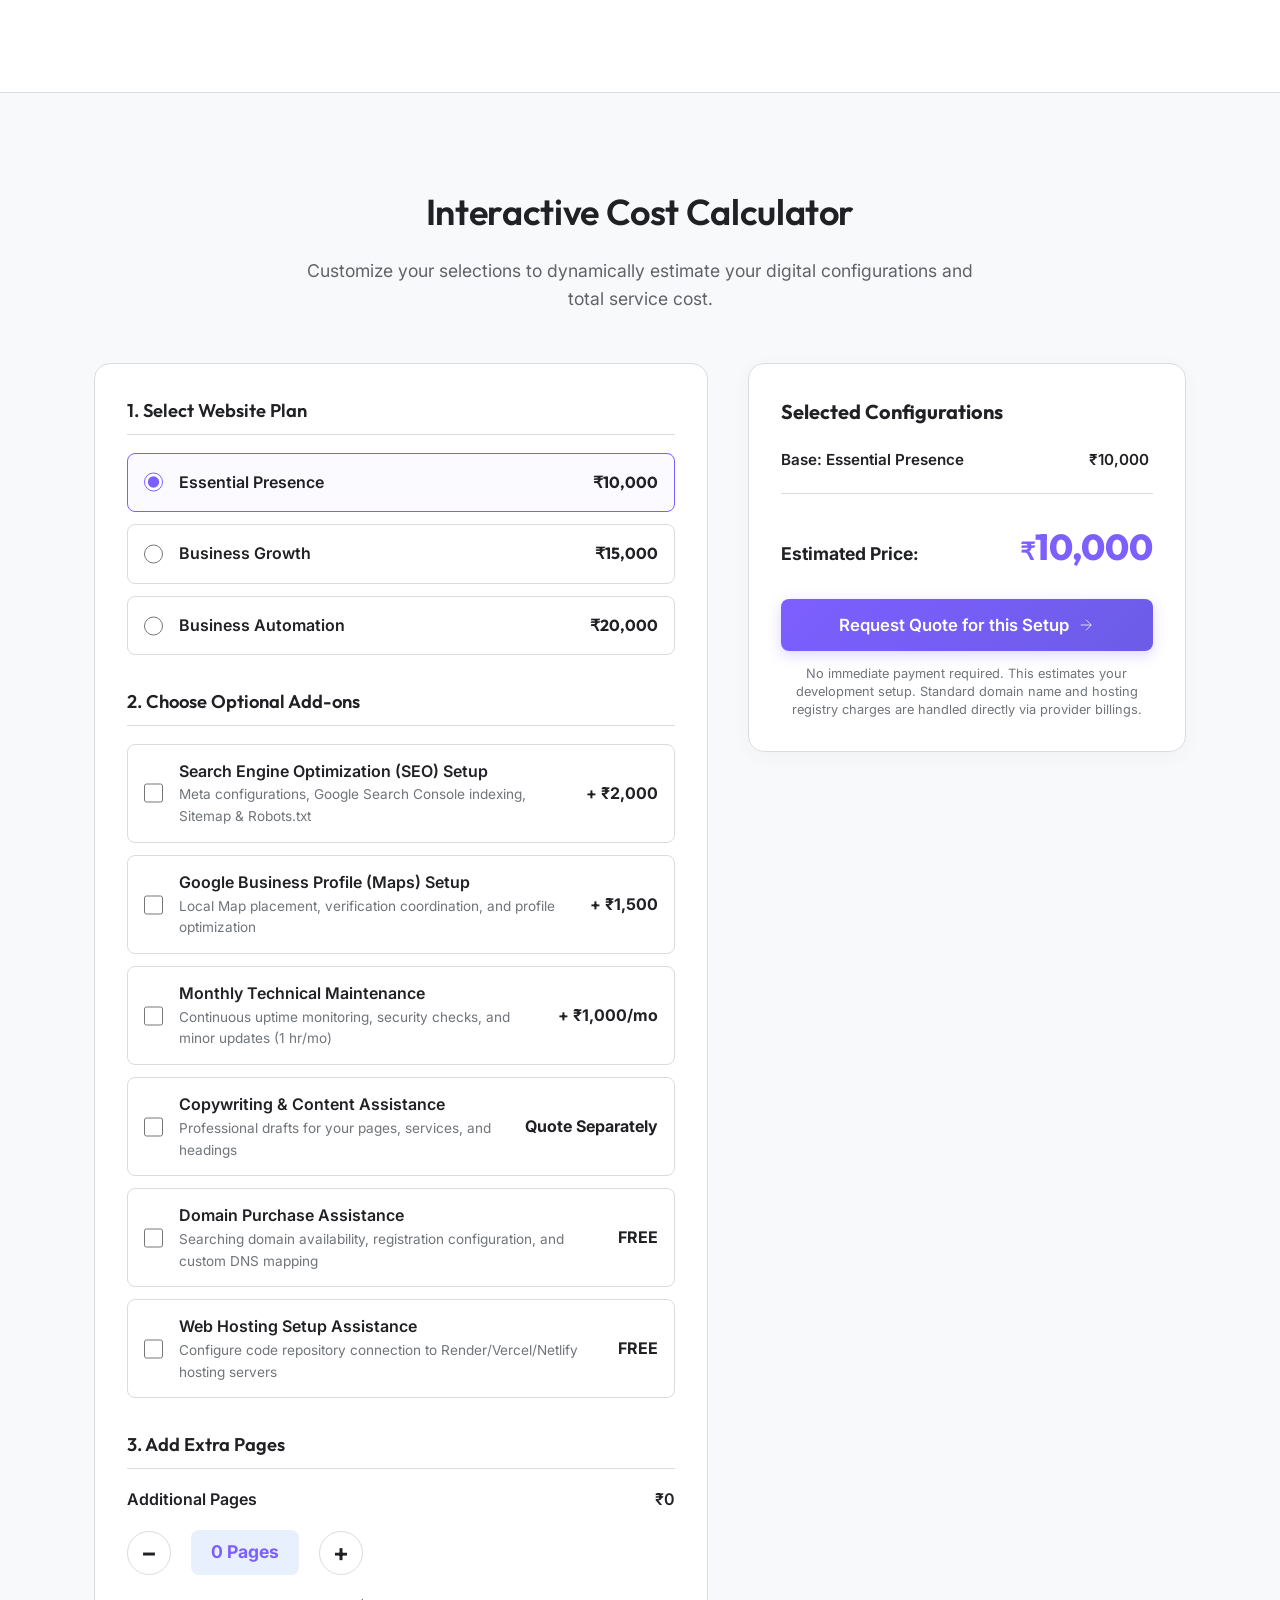
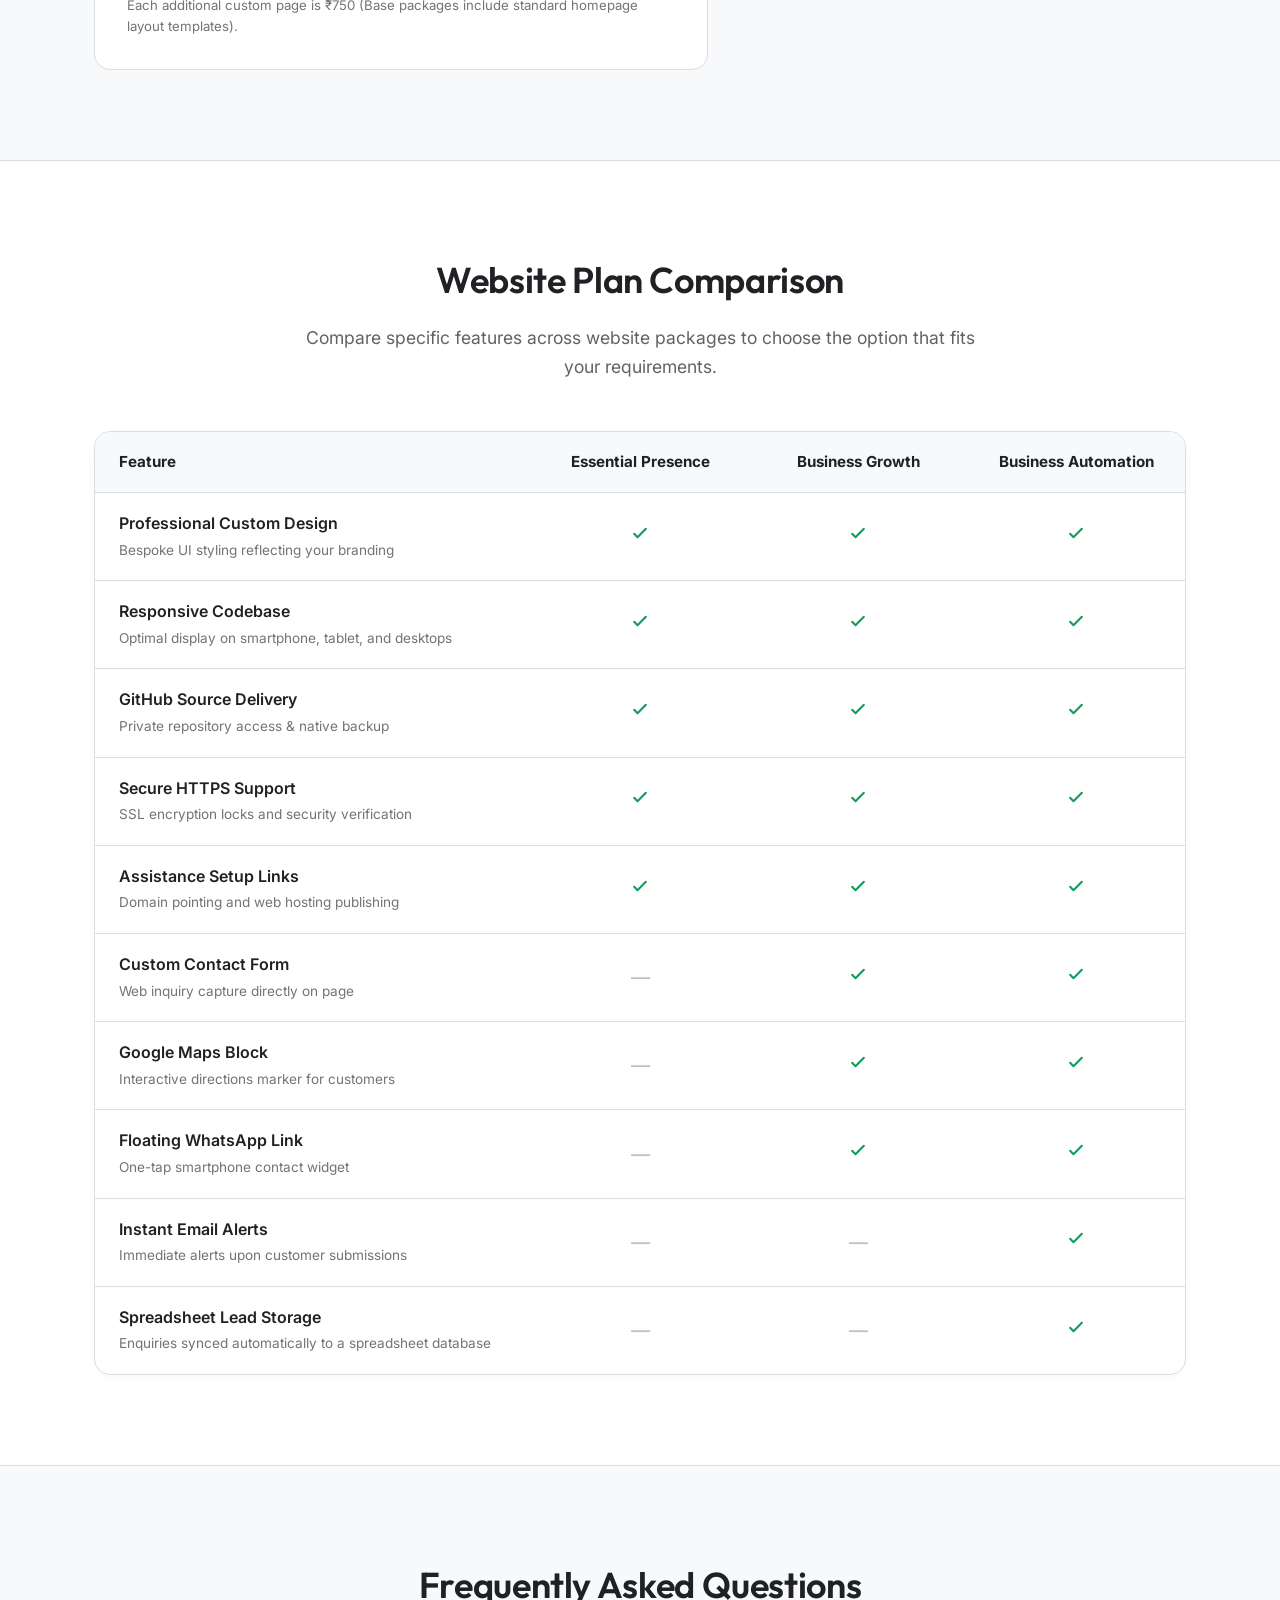
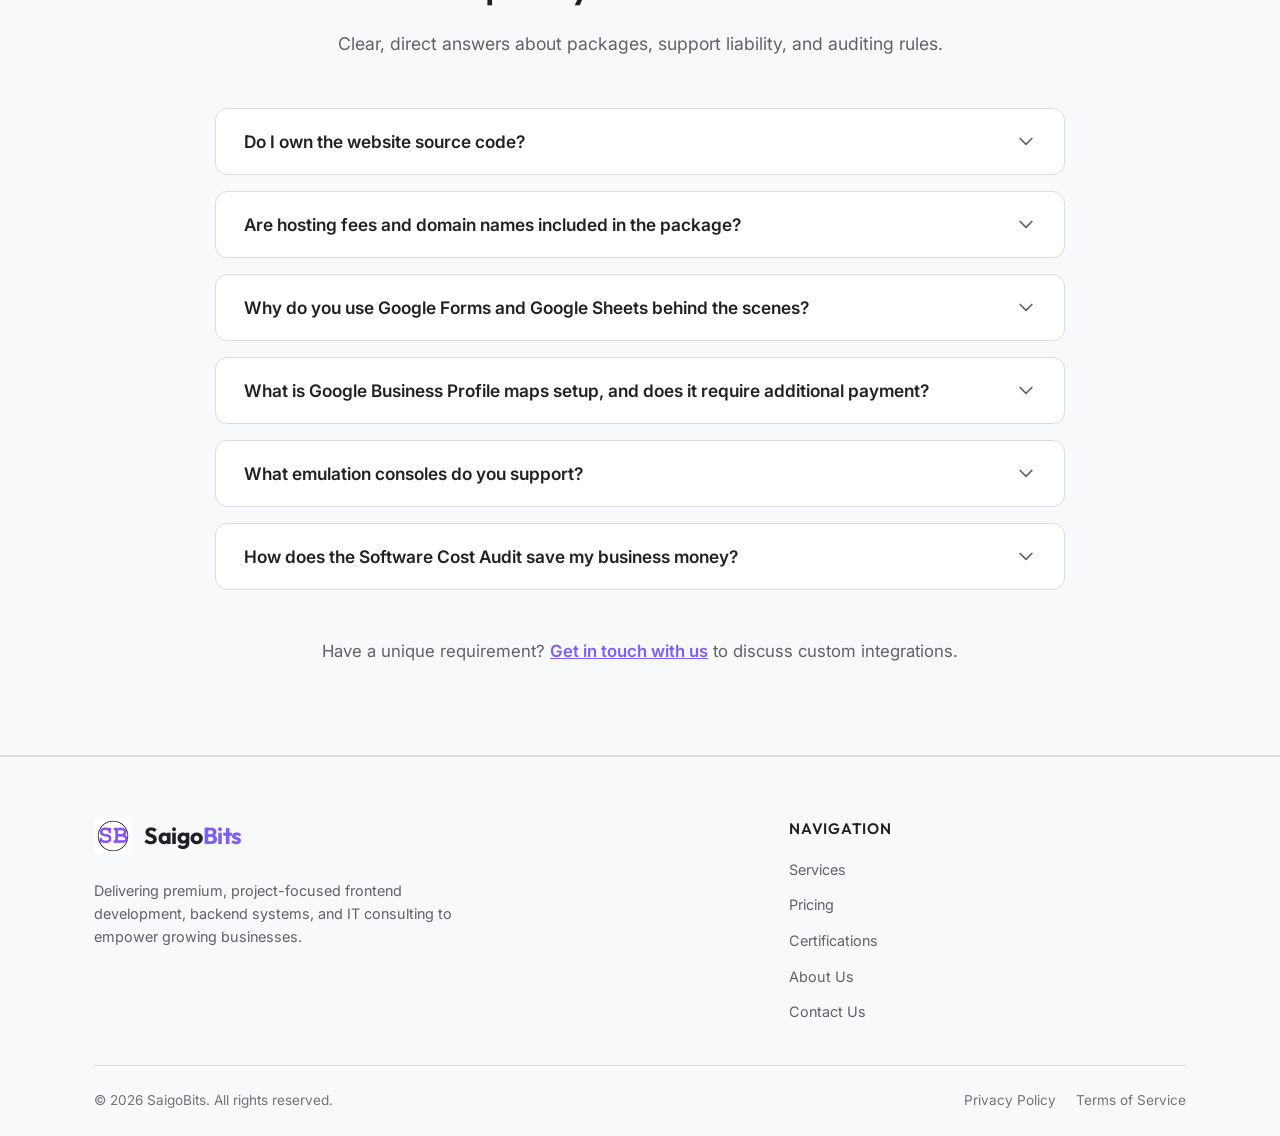
<file: pricing.html>
<!DOCTYPE html>
<html lang="en">
<head>
    <meta charset="UTF-8">
    <meta name="viewport" content="width=device-width, initial-scale=1.0">
    <meta name="description" content="SaigoBits service packages and interactive pricing calculator. Find the perfect package to establish a professional presence, optimize operating systems, configure retro emulators, or audit software costs.">
    <title>Pricing & Packages | SaigoBits</title>
    <link rel="stylesheet" href="style.css?v=1.7">
    <link rel="stylesheet" href="pricing.css?v=1.1">
    <link rel="icon" type="image/png" href="images/logo.png">
    
    <!-- Load Web Components -->
    <script src="components/Navbar.js?v=1.1" defer></script>
    <script src="components/Footer.js?v=1.1" defer></script>
</head>
<body>

    <!-- Sticky Header / Navbar -->
    <site-header></site-header>

    <main id="main-content">
        <!-- Hero Section -->
        <section class="pricing-hero">
            <div class="container">
                <div class="pricing-breadcrumbs">
                    <a href="index.html">Home</a> &gt; <span>Pricing</span>
                </div>
                <h1>Value-Driven Service Packages</h1>
                <p>Transparent upfront pricing designed to help your business build a professional image, capture customer enquiries, optimize workstations, or cut software costs.</p>
            </div>
        </section>

        <!-- Tab switcher navigation -->
        <div class="container" style="padding-top: 40px; padding-bottom: 0;">
            <div class="pricing-tabs-container">
                <div class="pricing-tabs" role="tablist">
                    <button class="pricing-tab-btn active" id="tab-websites" onclick="switchCategory('websites')" role="tab" aria-selected="true" aria-controls="panel-websites">Websites & Apps</button>
                    <button class="pricing-tab-btn" id="tab-workstations" onclick="switchCategory('workstations')" role="tab" aria-selected="false" aria-controls="panel-workstations">Workstation & OS Support</button>
                    <button class="pricing-tab-btn" id="tab-consulting" onclick="switchCategory('consulting')" role="tab" aria-selected="false" aria-controls="panel-consulting">Consulting</button>
                </div>
            </div>
        </div>

        <!-- Package Section -->
        <section class="section-padding" style="padding-top: 10px;">
            <div class="container">
                
                <!-- Category 1 Panel: Websites & Apps -->
                <div class="tab-panel active" id="panel-websites" role="tabpanel" aria-labelledby="tab-websites">
                    <div class="section-header">
                        <h2>Choose Your Website Solution</h2>
                        <p>Select a pre-configured website package or customize a package with options in the calculator below.</p>
                    </div>

                    <div class="pricing-grid">
                        <!-- Package 1: Essential Presence -->
                        <article class="pricing-card blue-tier" id="tier-essential">
                            <div class="card-header-top">
                                <h3>Essential Presence</h3>
                                <p class="tier-desc">Perfect for businesses that want a professional online presence.</p>
                            </div>
                            <div class="card-price-block">
                                <span class="currency">₹</span>
                                <span class="price">10,000</span>
                            </div>
                            
                            <div class="card-features-title">Includes</div>
                            <ul class="card-features-list">
                                <li>
                                    <svg xmlns="http://www.w3.org/2000/svg" fill="none" viewBox="0 0 24 24" stroke="currentColor"><path stroke-linecap="round" stroke-linejoin="round" stroke-width="2.5" d="M5 13l4 4L19 7"/></svg>
                                    <span>Custom Website Built for Your Business</span>
                                </li>
                                <li>
                                    <svg xmlns="http://www.w3.org/2000/svg" fill="none" viewBox="0 0 24 24" stroke="currentColor"><path stroke-linecap="round" stroke-linejoin="round" stroke-width="2.5" d="M5 13l4 4L19 7"/></svg>
                                    <span>Complete Website Source Code Delivered</span>
                                </li>
                                <li class="nested-info">Saved to your private GitHub repository, serving as an excellent version-controlled backup.</li>
                                <li>
                                    <svg xmlns="http://www.w3.org/2000/svg" fill="none" viewBox="0 0 24 24" stroke="currentColor"><path stroke-linecap="round" stroke-linejoin="round" stroke-width="2.5" d="M5 13l4 4L19 7"/></svg>
                                    <span>Secure HTTPS configuration</span>
                                </li>
                                <li>
                                    <svg xmlns="http://www.w3.org/2000/svg" fill="none" viewBox="0 0 24 24" stroke="currentColor"><path stroke-linecap="round" stroke-linejoin="round" stroke-width="2.5" d="M5 13l4 4L19 7"/></svg>
                                    <span>Fully Responsive Design (Desktop, Tablet & Mobile)</span>
                                </li>
                                <li>
                                    <svg xmlns="http://www.w3.org/2000/svg" fill="none" viewBox="0 0 24 24" stroke="currentColor"><path stroke-linecap="round" stroke-linejoin="round" stroke-width="2.5" d="M5 13l4 4L19 7"/></svg>
                                    <span>Hosting Setup Assistance</span>
                                </li>
                                <li>
                                    <svg xmlns="http://www.w3.org/2000/svg" fill="none" viewBox="0 0 24 24" stroke="currentColor"><path stroke-linecap="round" stroke-linejoin="round" stroke-width="2.5" d="M5 13l4 4L19 7"/></svg>
                                    <span>Business Email Setup Assistance</span>
                                </li>
                            </ul>

                            <button class="btn card-cta-btn" onclick="selectPresetPlan('essential')">Choose Plan</button>
                            
                            <div class="best-for">
                                Best for: <strong>New/small businesses establishing an online presence.</strong>
                            </div>
                        </article>

                        <!-- Package 2: Business Growth -->
                        <article class="pricing-card green-tier popular" id="tier-growth">
                            <div class="popular-badge">
                                <svg xmlns="http://www.w3.org/2000/svg" viewBox="0 0 24 24" fill="currentColor" width="14" height="14" style="margin-top: -1px;"><path d="M12 17.27L18.18 21l-1.64-7.03L22 9.24l-7.19-.61L12 2 9.19 8.63 2 9.24l5.46 4.73L5.82 21z"/></svg>
                                Most Popular
                            </div>
                            <div class="card-header-top">
                                <h3>Business Growth</h3>
                                <p class="tier-desc">Everything in Essential Presence, plus enquiry-generating tools to help customers reach you easily.</p>
                            </div>
                            <div class="card-price-block">
                                <span class="currency">₹</span>
                                <span class="price">15,000</span>
                            </div>
                            
                            <div class="card-features-title">Everything Above Plus</div>
                            <ul class="card-features-list">
                                <li>
                                    <svg xmlns="http://www.w3.org/2000/svg" fill="none" viewBox="0 0 24 24" stroke="currentColor"><path stroke-linecap="round" stroke-linejoin="round" stroke-width="2.5" d="M5 13l4 4L19 7"/></svg>
                                    <strong>Custom Contact Form</strong>
                                </li>
                                <li class="nested-info">Collect customer inquiries directly on your website.</li>
                                <li>
                                    <svg xmlns="http://www.w3.org/2000/svg" fill="none" viewBox="0 0 24 24" stroke="currentColor"><path stroke-linecap="round" stroke-linejoin="round" stroke-width="2.5" d="M5 13l4 4L19 7"/></svg>
                                    <strong>Google Maps Integration</strong>
                                </li>
                                <li class="nested-info">Help clients find your physical storefront or office location immediately.</li>
                                <li>
                                    <svg xmlns="http://www.w3.org/2000/svg" fill="none" viewBox="0 0 24 24" stroke="currentColor"><path stroke-linecap="round" stroke-linejoin="round" stroke-width="2.5" d="M5 13l4 4L19 7"/></svg>
                                    <strong>Floating WhatsApp Button</strong>
                                </li>
                                <li class="nested-info">Allow mobile visitors to initiate a direct message with you in one tap.</li>
                            </ul>

                            <button class="btn card-cta-btn" onclick="selectPresetPlan('growth')">Choose Plan</button>
                            
                            <div class="best-for">
                                Best for: <strong>Local/service businesses seeking to generate more leads.</strong>
                            </div>
                        </article>

                        <!-- Package 3: Business Automation -->
                        <article class="pricing-card yellow-tier" id="tier-automation">
                            <div class="card-header-top">
                                <h3>Business Automation</h3>
                                <p class="tier-desc">Everything in Business Growth, plus automated data workflows to save time and organize leads.</p>
                            </div>
                            <div class="card-price-block">
                                <span class="currency">₹</span>
                                <span class="price">20,000</span>
                            </div>
                            
                            <div class="card-features-title">Everything Above Plus</div>
                            <ul class="card-features-list">
                                <li>
                                    <svg xmlns="http://www.w3.org/2000/svg" fill="none" viewBox="0 0 24 24" stroke="currentColor"><path stroke-linecap="round" stroke-linejoin="round" stroke-width="2.5" d="M5 13l4 4L19 7"/></svg>
                                    <strong>Instant Email Notifications</strong>
                                </li>
                                <li class="nested-info">Get an immediate email notification the moment a customer submits a contact request.</li>
                                <li>
                                    <svg xmlns="http://www.w3.org/2000/svg" fill="none" viewBox="0 0 24 24" stroke="currentColor"><path stroke-linecap="round" stroke-linejoin="round" stroke-width="2.5" d="M5 13l4 4L19 7"/></svg>
                                    <strong>Automated Database Syncing</strong>
                                </li>
                                <li class="nested-info">Inquiries are automatically recorded into an easy-to-use customer spreadsheet database.</li>
                            </ul>

                            <button class="btn card-cta-btn" onclick="selectPresetPlan('automation')">Choose Plan</button>
                            
                            <div class="best-for">
                                Best for: <strong>Businesses receiving frequent inquiries looking to eliminate manual entry.</strong>
                            </div>
                        </article>
                    </div>
                </div>

                <!-- Category 2 Panel: Workstation & OS Support -->
                <div class="tab-panel" id="panel-workstations" role="tabpanel" aria-labelledby="tab-workstations">
                    <div class="section-header">
                        <h2>Choose Workstation & OS Setup Solutions</h2>
                        <p>Configure a clean operating system environment or retro gaming configuration for your desktop hardware.</p>
                    </div>

                    <div class="pricing-grid workstation-grid">
                        <!-- Support 1: Windows Setup -->
                        <article class="pricing-card windows-tier" id="tier-windows">
                            <div class="card-header-top">
                                <h3>Windows OS Setup</h3>
                                <p class="tier-desc">Clean, fast, and telemetry-free Windows workspace setup.</p>
                            </div>
                            <div class="card-price-block">
                                <span class="currency">₹</span>
                                <span class="price">4,000</span>
                            </div>
                            
                            <div class="card-features-title">Includes</div>
                            <ul class="card-features-list">
                                <li>
                                    <svg xmlns="http://www.w3.org/2000/svg" fill="none" viewBox="0 0 24 24" stroke="currentColor"><path stroke-linecap="round" stroke-linejoin="round" stroke-width="2.5" d="M5 13l4 4L19 7"/></svg>
                                    <span>Secure clean install of Windows 11 Home/Pro</span>
                                </li>
                                <li>
                                    <svg xmlns="http://www.w3.org/2000/svg" fill="none" viewBox="0 0 24 24" stroke="currentColor"><path stroke-linecap="round" stroke-linejoin="round" stroke-width="2.5" d="M5 13l4 4L19 7"/></svg>
                                    <span>Telemetry & background tracking configuration</span>
                                </li>
                                <li class="nested-info">Disables default data reporting and optimizes startup performance.</li>
                                <li>
                                    <svg xmlns="http://www.w3.org/2000/svg" fill="none" viewBox="0 0 24 24" stroke="currentColor"><path stroke-linecap="round" stroke-linejoin="round" stroke-width="2.5" d="M5 13l4 4L19 7"/></svg>
                                    <span>Bloatware & default app package removal</span>
                                </li>
                                <li>
                                    <svg xmlns="http://www.w3.org/2000/svg" fill="none" viewBox="0 0 24 24" stroke="currentColor"><path stroke-linecap="round" stroke-linejoin="round" stroke-width="2.5" d="M5 13l4 4L19 7"/></svg>
                                    <span>Secure local user account credentials configuration</span>
                                </li>
                                <li>
                                    <svg xmlns="http://www.w3.org/2000/svg" fill="none" viewBox="0 0 24 24" stroke="currentColor"><path stroke-linecap="round" stroke-linejoin="round" stroke-width="2.5" d="M5 13l4 4L19 7"/></svg>
                                    <span>Windows Defender firewall optimization</span>
                                </li>
                            </ul>

                            <button class="btn card-cta-btn" onclick="selectPresetPlan('windows')">Choose Plan</button>
                            
                            <div class="best-for">
                                Best for: <strong>Users seeking a clutter-free, fast Windows experience.</strong>
                            </div>
                        </article>

                        <!-- Support 2: Linux Setup -->
                        <article class="pricing-card linux-tier" id="tier-linux">
                            <div class="card-header-top">
                                <h3>Linux OS Setup</h3>
                                <p class="tier-desc">Clean, secure, and stable Linux operating system deployment.</p>
                            </div>
                            <div class="card-price-block">
                                <span class="currency">₹</span>
                                <span class="price">6,000</span>
                            </div>
                            
                            <div class="card-features-title">Includes</div>
                            <ul class="card-features-list">
                                <li>
                                    <svg xmlns="http://www.w3.org/2000/svg" fill="none" viewBox="0 0 24 24" stroke="currentColor"><path stroke-linecap="round" stroke-linejoin="round" stroke-width="2.5" d="M5 13l4 4L19 7"/></svg>
                                    <span>Clean install of Ubuntu Desktop LTS</span>
                                </li>
                                <li>
                                    <svg xmlns="http://www.w3.org/2000/svg" fill="none" viewBox="0 0 24 24" stroke="currentColor"><path stroke-linecap="round" stroke-linejoin="round" stroke-width="2.5" d="M5 13l4 4L19 7"/></svg>
                                    <span>System graphics & hardware driver configuration</span>
                                </li>
                                <li>
                                    <svg xmlns="http://www.w3.org/2000/svg" fill="none" viewBox="0 0 24 24" stroke="currentColor"><path stroke-linecap="round" stroke-linejoin="round" stroke-width="2.5" d="M5 13l4 4L19 7"/></svg>
                                    <span>Ubuntu Pro connection setup</span>
                                </li>
                                <li class="nested-info">Registers credentials to activate extended security patching for 10 years.</li>
                            </ul>

                            <button class="btn card-cta-btn" onclick="selectPresetPlan('linux')">Choose Plan</button>
                            
                            <div class="best-for">
                                Best for: <strong>Developers and privacy-focused professionals needing Linux workstations.</strong>
                            </div>
                        </article>

                        <!-- Support 3: Emulation Setup -->
                        <article class="pricing-card emulation-tier" id="tier-emulation">
                            <div class="card-header-top">
                                <h3>Retro & PS2 Emulation</h3>
                                <p class="tier-desc">Unified emulator setup to play your favorite retro and PS2 games.</p>
                            </div>
                            <div class="card-price-block">
                                <span class="currency">₹</span>
                                <span class="price">4,000</span>
                            </div>
                            
                            <div class="card-features-title">Includes</div>
                            <ul class="card-features-list">
                                <li>
                                    <svg xmlns="http://www.w3.org/2000/svg" fill="none" viewBox="0 0 24 24" stroke="currentColor"><path stroke-linecap="round" stroke-linejoin="round" stroke-width="2.5" d="M5 13l4 4L19 7"/></svg>
                                    <span>Installation & configuration of RetroArch & PCSX2</span>
                                </li>
                                <li>
                                    <svg xmlns="http://www.w3.org/2000/svg" fill="none" viewBox="0 0 24 24" stroke="currentColor"><path stroke-linecap="round" stroke-linejoin="round" stroke-width="2.5" d="M5 13l4 4L19 7"/></svg>
                                    <span>Unified core setup for retro consoles and PlayStation 2 (PS2)</span>
                                </li>
                                <li>
                                    <svg xmlns="http://www.w3.org/2000/svg" fill="none" viewBox="0 0 24 24" stroke="currentColor"><path stroke-linecap="round" stroke-linejoin="round" stroke-width="2.5" d="M5 13l4 4L19 7"/></svg>
                                    <span>Controller configuration (Wireless or USB Gamepads)</span>
                                </li>
                                <li>
                                    <svg xmlns="http://www.w3.org/2000/svg" fill="none" viewBox="0 0 24 24" stroke="currentColor"><path stroke-linecap="round" stroke-linejoin="round" stroke-width="2.5" d="M5 13l4 4L19 7"/></svg>
                                    <span>Vulkan graphic backend optimizations to prevent screen tearing</span>
                                </li>
                            </ul>

                            <button class="btn card-cta-btn" onclick="selectPresetPlan('emulation')">Choose Plan</button>
                            
                            <div class="best-for">
                                Best for: <strong>Gamers wanting console gaming configs without setup struggles.</strong>
                            </div>
                        </article>
                    </div>
                </div>

                <!-- Category 3 Panel: Consulting -->
                <div class="tab-panel" id="panel-consulting" role="tabpanel" aria-labelledby="tab-consulting">
                    <div class="section-header">
                        <h2>Choose Consulting Solutions</h2>
                        <p>Evaluate your software expenditures, clarify engineering career pathways, or request custom consultations.</p>
                    </div>

                    <div class="pricing-grid consulting-grid">
                        <!-- Consulting 1: Career & Tech Mentorship -->
                        <article class="pricing-card blue-tier" id="tier-mentorship">
                            <div class="card-header-top">
                                <h3>Career & Tech Mentorship</h3>
                                <p class="tier-desc">Guidance on career pathway decisions and development mentorship.</p>
                            </div>
                            <div class="card-price-block" style="margin-bottom: 20px; display: flex; flex-direction: column; align-items: center; gap: 8px; justify-content: center; width: 100%;">
                                <div style="font-size: 0.775rem; font-weight: 700; color: #0f9d58; text-transform: uppercase; letter-spacing: 0.05em; display: inline-flex; align-items: center; gap: 4px; background: #e8f5e9; padding: 6px 14px; border-radius: 50px; box-shadow: 0 2px 6px rgba(15,157,88,0.04); margin-bottom: 4px;">
                                    <svg xmlns="http://www.w3.org/2000/svg" viewBox="0 0 24 24" fill="currentColor" width="13" height="13" style="margin-top: -1px;"><path d="M12 2C6.48 2 2 6.48 2 12s4.48 10 10 10 10-4.48 10-10S17.52 2 12 2zm1 15h-2v-6h2v6zm0-8h-2V7h2v2z"/></svg>
                                    First 5 Mins FREE
                                </div>
                                <div style="display: flex; align-items: baseline; justify-content: center; gap: 2px;">
                                    <span class="currency">₹</span>
                                    <span class="price">999</span>
                                </div>
                                <div style="font-size: 0.8rem; color: var(--color-text-muted); font-weight: 500; margin-top: -4px;">Pay later, only if you extend</div>
                            </div>
                            
                            <div class="card-features-title">Includes</div>
                            <ul class="card-features-list">
                                <li>
                                    <svg xmlns="http://www.w3.org/2000/svg" fill="none" viewBox="0 0 24 24" stroke="currentColor"><path stroke-linecap="round" stroke-linejoin="round" stroke-width="2.5" d="M5 13l4 4L19 7"/></svg>
                                    <span>1-on-1 strategic career pathway planning</span>
                                </li>
                                <li class="nested-info">Objective reviews comparing corporate engineering roles with post-graduate IIT academic routes.</li>
                                <li>
                                    <svg xmlns="http://www.w3.org/2000/svg" fill="none" viewBox="0 0 24 24" stroke="currentColor"><path stroke-linecap="round" stroke-linejoin="round" stroke-width="2.5" d="M5 13l4 4L19 7"/></svg>
                                    <span>Pair programming & technical mentorship</span>
                                </li>
                                <li>
                                    <svg xmlns="http://www.w3.org/2000/svg" fill="none" viewBox="0 0 24 24" stroke="currentColor"><path stroke-linecap="round" stroke-linejoin="round" stroke-width="2.5" d="M5 13l4 4L19 7"/></svg>
                                    <span>Hackathon prototyping & git workflow strategy</span>
                                </li>
                            </ul>

                            <button class="btn card-cta-btn" onclick="selectPresetPlan('mentorship')">Book Free Intro Call</button>
                            
                            <div class="best-for">
                                Best for: <strong>Students, graduates, or engineers wanting project & career guidance.</strong>
                            </div>
                        </article>

                        <!-- Consulting 2: Cost Audit -->
                        <article class="pricing-card audit-tier" id="tier-audit">
                            <div class="card-header-top">
                                <h3>Software Cost Audit</h3>
                                <p class="tier-desc">Slash software licensing costs and remove redundant digital tools.</p>
                            </div>
                            <div class="card-price-block">
                                <span class="currency">₹</span>
                                <span class="price">7,500</span>
                            </div>
                            
                            <div class="card-features-title">Includes</div>
                            <ul class="card-features-list">
                                <li>
                                    <svg xmlns="http://www.w3.org/2000/svg" fill="none" viewBox="0 0 24 24" stroke="currentColor"><path stroke-linecap="round" stroke-linejoin="round" stroke-width="2.5" d="M5 13l4 4L19 7"/></svg>
                                    <span>1-on-1 operational tool assessment with your team</span>
                                </li>
                                <li>
                                    <svg xmlns="http://www.w3.org/2000/svg" fill="none" viewBox="0 0 24 24" stroke="currentColor"><path stroke-linecap="round" stroke-linejoin="round" stroke-width="2.5" d="M5 13l4 4L19 7"/></svg>
                                    <span>Redundant licensing & software billing analysis report</span>
                                </li>
                                <li>
                                    <svg xmlns="http://www.w3.org/2000/svg" fill="none" viewBox="0 0 24 24" stroke="currentColor"><path stroke-linecap="round" stroke-linejoin="round" stroke-width="2.5" d="M5 13l4 4L19 7"/></svg>
                                    <span>Cheaper or free open-source software recommendations</span>
                                </li>
                            </ul>

                            <button class="btn card-cta-btn" onclick="selectPresetPlan('audit')">Choose Plan</button>
                            
                            <div class="best-for">
                                Best for: <strong>Small businesses looking to cut software overhead.</strong>
                            </div>
                        </article>

                        <!-- Consulting 3: Custom Advisory -->
                        <article class="pricing-card advisory-tier" id="tier-advisory">
                            <div class="card-header-top">
                                <h3>Tech Advisory & Custom Consulting</h3>
                                <p class="tier-desc">Custom technology consultations, codebase audits, or bespoke engineering advising.</p>
                            </div>
                            <div class="card-price-block">
                                <span class="price" style="font-size: 2.2rem;">Custom Quote</span>
                            </div>
                            
                            <div class="card-features-title">Includes</div>
                            <ul class="card-features-list">
                                <li>
                                    <svg xmlns="http://www.w3.org/2000/svg" fill="none" viewBox="0 0 24 24" stroke="currentColor"><path stroke-linecap="round" stroke-linejoin="round" stroke-width="2.5" d="M5 13l4 4L19 7"/></svg>
                                    <span>Personal 1-on-1 advisory sessions</span>
                                </li>
                                <li>
                                    <svg xmlns="http://www.w3.org/2000/svg" fill="none" viewBox="0 0 24 24" stroke="currentColor"><path stroke-linecap="round" stroke-linejoin="round" stroke-width="2.5" d="M5 13l4 4L19 7"/></svg>
                                    <span>Bespoke research studies & technical advising</span>
                                </li>
                                <li>
                                    <svg xmlns="http://www.w3.org/2000/svg" fill="none" viewBox="0 0 24 24" stroke="currentColor"><path stroke-linecap="round" stroke-linejoin="round" stroke-width="2.5" d="M5 13l4 4L19 7"/></svg>
                                    <span>Technical feasibility studies & architecture reviews</span>
                                </li>
                            </ul>

                            <button class="btn card-cta-btn" onclick="selectPresetPlan('advisory')">Request Callback</button>
                            
                            <div class="best-for">
                                Best for: <strong>Organizations with specific custom technology or advising needs.</strong>
                            </div>
                        </article>
                    </div>
                </div>

            </div>
        </section>

        <!-- Interactive Calculator Section -->
        <section class="section-padding calculator-section" id="custom-quote-calculator">
            <div class="container">
                <div class="section-header">
                    <h2>Interactive Cost Calculator</h2>
                    <p>Customize your selections to dynamically estimate your digital configurations and total service cost.</p>
                </div>

                <div class="calculator-layout">
                    <!-- Left: Controls -->
                    <div class="calculator-card">
                        
                        <!-- Panel 1: Websites Controls -->
                        <div class="calc-controls-panel" id="calc-controls-websites">
                            <h4 class="calc-group-title">1. Select Website Plan</h4>
                            <div class="package-options">
                                <label class="package-option selected" id="opt-essential">
                                    <input type="radio" name="calc-package-websites" value="essential" checked onchange="updateCalc()">
                                    <div class="package-opt-details">
                                        <span class="package-opt-name">Essential Presence</span>
                                        <span class="package-opt-price">₹10,000</span>
                                    </div>
                                </label>
                                
                                <label class="package-option" id="opt-growth">
                                    <input type="radio" name="calc-package-websites" value="growth" onchange="updateCalc()">
                                    <div class="package-opt-details">
                                        <span class="package-opt-name">Business Growth</span>
                                        <span class="package-opt-price">₹15,000</span>
                                    </div>
                                </label>
                                
                                <label class="package-option" id="opt-automation">
                                    <input type="radio" name="calc-package-websites" value="automation" onchange="updateCalc()">
                                    <div class="package-opt-details">
                                        <span class="package-opt-name">Business Automation</span>
                                        <span class="package-opt-price">₹20,000</span>
                                    </div>
                                </label>
                            </div>

                            <h4 class="calc-group-title">2. Choose Optional Add-ons</h4>
                            <div class="addons-list">
                                <label class="addon-item">
                                    <input type="checkbox" value="seo" onchange="updateCalc()">
                                    <div class="addon-details">
                                        <div class="addon-text">
                                            <span class="addon-name">Search Engine Optimization (SEO) Setup</span>
                                            <span class="addon-desc">Meta configurations, Google Search Console indexing, Sitemap & Robots.txt</span>
                                        </div>
                                        <span class="addon-price">+ ₹2,000</span>
                                    </div>
                                </label>

                                <label class="addon-item">
                                    <input type="checkbox" value="gbp" onchange="updateCalc()">
                                    <div class="addon-details">
                                        <div class="addon-text">
                                            <span class="addon-name">Google Business Profile (Maps) Setup</span>
                                            <span class="addon-desc">Local Map placement, verification coordination, and profile optimization</span>
                                        </div>
                                        <span class="addon-price">+ ₹1,500</span>
                                    </div>
                                </label>

                                <label class="addon-item">
                                    <input type="checkbox" value="maintenance" onchange="updateCalc()">
                                    <div class="addon-details">
                                        <div class="addon-text">
                                            <span class="addon-name">Monthly Technical Maintenance</span>
                                            <span class="addon-desc">Continuous uptime monitoring, security checks, and minor updates (1 hr/mo)</span>
                                        </div>
                                        <span class="addon-price">+ ₹1,000/mo</span>
                                    </div>
                                </label>

                                <label class="addon-item">
                                    <input type="checkbox" value="content" onchange="updateCalc()">
                                    <div class="addon-details">
                                        <div class="addon-text">
                                            <span class="addon-name">Copywriting & Content Assistance</span>
                                            <span class="addon-desc">Professional drafts for your pages, services, and headings</span>
                                        </div>
                                        <span class="addon-price">Quote Separately</span>
                                    </div>
                                </label>

                                <label class="addon-item">
                                    <input type="checkbox" value="domain" onchange="updateCalc()">
                                    <div class="addon-details">
                                        <div class="addon-text">
                                            <span class="addon-name">Domain Purchase Assistance</span>
                                            <span class="addon-desc">Searching domain availability, registration configuration, and custom DNS mapping</span>
                                        </div>
                                        <span class="addon-price">FREE</span>
                                    </div>
                                </label>

                                <label class="addon-item">
                                    <input type="checkbox" value="hosting" onchange="updateCalc()">
                                    <div class="addon-details">
                                        <div class="addon-text">
                                            <span class="addon-name">Web Hosting Setup Assistance</span>
                                            <span class="addon-desc">Configure code repository connection to Render/Vercel/Netlify hosting servers</span>
                                        </div>
                                        <span class="addon-price">FREE</span>
                                    </div>
                                </label>
                            </div>

                            <h4 class="calc-group-title">3. Add Extra Pages</h4>
                            <div class="pages-slider-wrapper">
                                <div class="slider-header">
                                    <span>Additional Pages</span>
                                    <span class="pages-cost-label" id="pages-cost-display">₹0</span>
                                </div>
                                <div class="slider-container" style="justify-content: flex-start; gap: 20px; align-items: center; margin-top: 10px;">
                                    <button type="button" class="btn page-calc-btn" onclick="decrementPages()">&minus;</button>
                                    <span class="pages-count-badge" id="pages-badge">0 Pages</span>
                                    <button type="button" class="btn page-calc-btn" onclick="incrementPages()">&plus;</button>
                                </div>
                                <p style="font-size: 0.825rem; color: var(--color-text-muted); margin-top: 12px;">Each additional custom page is ₹750 (Base packages include standard homepage layout templates).</p>
                            </div>
                        </div>

                        <!-- Panel 2: Workstation Controls -->
                        <div class="calc-controls-panel" id="calc-controls-workstations" style="display: none;">
                            <h4 class="calc-group-title">1. Select Workstation & OS Package</h4>
                            <div class="package-options">
                                <label class="package-option selected" id="opt-windows">
                                    <input type="radio" name="calc-package-workstations" value="windows" checked onchange="updateCalc()">
                                    <div class="package-opt-details">
                                        <span class="package-opt-name">Windows OS Setup</span>
                                        <span class="package-opt-price">₹4,000</span>
                                    </div>
                                </label>
                                
                                <label class="package-option" id="opt-linux">
                                    <input type="radio" name="calc-package-workstations" value="linux" onchange="updateCalc()">
                                    <div class="package-opt-details">
                                        <span class="package-opt-name">Linux OS Setup</span>
                                        <span class="package-opt-price">₹6,000</span>
                                    </div>
                                </label>
                                
                                <label class="package-option" id="opt-emulation">
                                    <input type="radio" name="calc-package-workstations" value="emulation" onchange="updateCalc()">
                                    <div class="package-opt-details">
                                        <span class="package-opt-name">Retro & PS2 Emulation Setup</span>
                                        <span class="package-opt-price">₹4,000</span>
                                    </div>
                                </label>
                            </div>

                            <h4 class="calc-group-title">2. Choose Optional Add-on</h4>
                            <div class="addons-list">
                                <label class="addon-item">
                                    <input type="checkbox" value="vpn" onchange="updateCalc()">
                                    <div class="addon-details">
                                        <div class="addon-text">
                                            <span class="addon-name">Cloudflare Zero Trust VPN Setup</span>
                                            <span class="addon-desc">Deploy Cloudflare secure WARP gateway and DNS filters</span>
                                        </div>
                                        <span class="addon-price">+ ₹1,500</span>
                                    </div>
                                </label>
                            </div>
                        </div>

                        <!-- Panel 3: Consulting Controls -->
                        <div class="calc-controls-panel" id="calc-controls-consulting" style="display: none;">
                            <h4 class="calc-group-title">1. Select Consulting Service</h4>
                            <div class="package-options">
                                <label class="package-option selected" id="opt-mentorship">
                                    <input type="radio" name="calc-package-consulting" value="mentorship" checked onchange="updateCalc()">
                                    <div class="package-opt-details">
                                        <span class="package-opt-name">Career & Tech Mentorship <span style="color: #0f9d58; font-weight: bold; font-size: 0.8rem;">(First 5 Mins FREE &bull; Pay Later)</span></span>
                                        <span class="package-opt-price">₹999</span>
                                    </div>
                                </label>
                                
                                <label class="package-option" id="opt-audit">
                                    <input type="radio" name="calc-package-consulting" value="audit" onchange="updateCalc()">
                                    <div class="package-opt-details">
                                        <span class="package-opt-name">Software Stack & Cost Audit</span>
                                        <span class="package-opt-price">₹7,500</span>
                                    </div>
                                </label>
                                
                                <label class="package-option" id="opt-advisory">
                                    <input type="radio" name="calc-package-consulting" value="advisory" onchange="updateCalc()">
                                    <div class="package-opt-details">
                                        <span class="package-opt-name">Custom Tech Advisory</span>
                                        <span class="package-opt-price">Quote Separately</span>
                                    </div>
                                </label>
                            </div>
                            <p style="font-size: 0.85rem; color: var(--color-text-muted); margin-top: 16px;">We focus on cost reductions, career pathways, and technical advising. Consulting services do not include raw programming pipelines or custom system integrations.</p>
                        </div>

                    </div>

                    <!-- Right: Summary (Sticky) -->
                    <div class="calculator-summary-sticky">
                        <h3 class="summary-heading">Selected Configurations</h3>
                        
                        <div class="summary-lines" id="summary-lines-box">
                            <!-- Populated dynamically -->
                        </div>

                        <div class="summary-total-panel">
                            <span class="summary-total-label">Estimated Price:</span>
                            <div class="summary-total-price" id="calc-total">
                                <span>₹</span><span>10,000</span>
                            </div>
                        </div>

                        <button class="calc-cta-btn" onclick="submitCustomInquiry()">
                            Request Quote for this Setup
                            <svg xmlns="http://www.w3.org/2000/svg" fill="none" viewBox="0 0 24 24" stroke="currentColor" width="18" height="18"><line x1="5" y1="12" x2="19" y2="12"></line><polyline points="12 5 19 12 12 19"></polyline></svg>
                        </button>
                        
                        <p class="calc-notes">
                            No immediate payment required. This estimates your development setup. Standard domain name and hosting registry charges are handled directly via provider billings.
                        </p>
                    </div>
                </div>
            </div>
        </section>

        <!-- Feature Comparison Matrix Section -->
        <section class="section-padding">
            <div class="container">
                <div class="section-header">
                    <h2>Website Plan Comparison</h2>
                    <p>Compare specific features across website packages to choose the option that fits your requirements.</p>
                </div>

                <div class="comparison-table-wrapper">
                    <table class="comparison-table">
                        <thead>
                            <tr>
                                <th>Feature</th>
                                <th>Essential Presence</th>
                                <th>Business Growth</th>
                                <th>Business Automation</th>
                            </tr>
                        </thead>
                        <tbody>
                            <tr>
                                <td>
                                    <span class="comparison-feature-name">Professional Custom Design</span>
                                    <span class="comparison-feature-desc">Bespoke UI styling reflecting your branding</span>
                                </td>
                                <td><svg class="check-icon" xmlns="http://www.w3.org/2000/svg" fill="none" viewBox="0 0 24 24" stroke="currentColor"><path stroke-linecap="round" stroke-linejoin="round" stroke-width="2.5" d="M5 13l4 4L19 7"/></svg></td>
                                <td><svg class="check-icon" xmlns="http://www.w3.org/2000/svg" fill="none" viewBox="0 0 24 24" stroke="currentColor"><path stroke-linecap="round" stroke-linejoin="round" stroke-width="2.5" d="M5 13l4 4L19 7"/></svg></td>
                                <td><svg class="check-icon" xmlns="http://www.w3.org/2000/svg" fill="none" viewBox="0 0 24 24" stroke="currentColor"><path stroke-linecap="round" stroke-linejoin="round" stroke-width="2.5" d="M5 13l4 4L19 7"/></svg></td>
                            </tr>
                            <tr>
                                <td>
                                    <span class="comparison-feature-name">Responsive Codebase</span>
                                    <span class="comparison-feature-desc">Optimal display on smartphone, tablet, and desktops</span>
                                </td>
                                <td><svg class="check-icon" xmlns="http://www.w3.org/2000/svg" fill="none" viewBox="0 0 24 24" stroke="currentColor"><path stroke-linecap="round" stroke-linejoin="round" stroke-width="2.5" d="M5 13l4 4L19 7"/></svg></td>
                                <td><svg class="check-icon" xmlns="http://www.w3.org/2000/svg" fill="none" viewBox="0 0 24 24" stroke="currentColor"><path stroke-linecap="round" stroke-linejoin="round" stroke-width="2.5" d="M5 13l4 4L19 7"/></svg></td>
                                <td><svg class="check-icon" xmlns="http://www.w3.org/2000/svg" fill="none" viewBox="0 0 24 24" stroke="currentColor"><path stroke-linecap="round" stroke-linejoin="round" stroke-width="2.5" d="M5 13l4 4L19 7"/></svg></td>
                            </tr>
                            <tr>
                                <td>
                                    <span class="comparison-feature-name">GitHub Source Delivery</span>
                                    <span class="comparison-feature-desc">Private repository access & native backup</span>
                                </td>
                                <td><svg class="check-icon" xmlns="http://www.w3.org/2000/svg" fill="none" viewBox="0 0 24 24" stroke="currentColor"><path stroke-linecap="round" stroke-linejoin="round" stroke-width="2.5" d="M5 13l4 4L19 7"/></svg></td>
                                <td><svg class="check-icon" xmlns="http://www.w3.org/2000/svg" fill="none" viewBox="0 0 24 24" stroke="currentColor"><path stroke-linecap="round" stroke-linejoin="round" stroke-width="2.5" d="M5 13l4 4L19 7"/></svg></td>
                                <td><svg class="check-icon" xmlns="http://www.w3.org/2000/svg" fill="none" viewBox="0 0 24 24" stroke="currentColor"><path stroke-linecap="round" stroke-linejoin="round" stroke-width="2.5" d="M5 13l4 4L19 7"/></svg></td>
                            </tr>
                            <tr>
                                <td>
                                    <span class="comparison-feature-name">Secure HTTPS Support</span>
                                    <span class="comparison-feature-desc">SSL encryption locks and security verification</span>
                                </td>
                                <td><svg class="check-icon" xmlns="http://www.w3.org/2000/svg" fill="none" viewBox="0 0 24 24" stroke="currentColor"><path stroke-linecap="round" stroke-linejoin="round" stroke-width="2.5" d="M5 13l4 4L19 7"/></svg></td>
                                <td><svg class="check-icon" xmlns="http://www.w3.org/2000/svg" fill="none" viewBox="0 0 24 24" stroke="currentColor"><path stroke-linecap="round" stroke-linejoin="round" stroke-width="2.5" d="M5 13l4 4L19 7"/></svg></td>
                                <td><svg class="check-icon" xmlns="http://www.w3.org/2000/svg" fill="none" viewBox="0 0 24 24" stroke="currentColor"><path stroke-linecap="round" stroke-linejoin="round" stroke-width="2.5" d="M5 13l4 4L19 7"/></svg></td>
                            </tr>
                            <tr>
                                <td>
                                    <span class="comparison-feature-name">Assistance Setup Links</span>
                                    <span class="comparison-feature-desc">Domain pointing and web hosting publishing</span>
                                </td>
                                <td><svg class="check-icon" xmlns="http://www.w3.org/2000/svg" fill="none" viewBox="0 0 24 24" stroke="currentColor"><path stroke-linecap="round" stroke-linejoin="round" stroke-width="2.5" d="M5 13l4 4L19 7"/></svg></td>
                                <td><svg class="check-icon" xmlns="http://www.w3.org/2000/svg" fill="none" viewBox="0 0 24 24" stroke="currentColor"><path stroke-linecap="round" stroke-linejoin="round" stroke-width="2.5" d="M5 13l4 4L19 7"/></svg></td>
                                <td><svg class="check-icon" xmlns="http://www.w3.org/2000/svg" fill="none" viewBox="0 0 24 24" stroke="currentColor"><path stroke-linecap="round" stroke-linejoin="round" stroke-width="2.5" d="M5 13l4 4L19 7"/></svg></td>
                            </tr>
                            <tr>
                                <td>
                                    <span class="comparison-feature-name">Custom Contact Form</span>
                                    <span class="comparison-feature-desc">Web inquiry capture directly on page</span>
                                </td>
                                <td><span class="dash-icon">&mdash;</span></td>
                                <td><svg class="check-icon" xmlns="http://www.w3.org/2000/svg" fill="none" viewBox="0 0 24 24" stroke="currentColor"><path stroke-linecap="round" stroke-linejoin="round" stroke-width="2.5" d="M5 13l4 4L19 7"/></svg></td>
                                <td><svg class="check-icon" xmlns="http://www.w3.org/2000/svg" fill="none" viewBox="0 0 24 24" stroke="currentColor"><path stroke-linecap="round" stroke-linejoin="round" stroke-width="2.5" d="M5 13l4 4L19 7"/></svg></td>
                            </tr>
                            <tr>
                                <td>
                                    <span class="comparison-feature-name">Google Maps Block</span>
                                    <span class="comparison-feature-desc">Interactive directions marker for customers</span>
                                </td>
                                <td><span class="dash-icon">&mdash;</span></td>
                                <td><svg class="check-icon" xmlns="http://www.w3.org/2000/svg" fill="none" viewBox="0 0 24 24" stroke="currentColor"><path stroke-linecap="round" stroke-linejoin="round" stroke-width="2.5" d="M5 13l4 4L19 7"/></svg></td>
                                <td><svg class="check-icon" xmlns="http://www.w3.org/2000/svg" fill="none" viewBox="0 0 24 24" stroke="currentColor"><path stroke-linecap="round" stroke-linejoin="round" stroke-width="2.5" d="M5 13l4 4L19 7"/></svg></td>
                            </tr>
                            <tr>
                                <td>
                                    <span class="comparison-feature-name">Floating WhatsApp Link</span>
                                    <span class="comparison-feature-desc">One-tap smartphone contact widget</span>
                                </td>
                                <td><span class="dash-icon">&mdash;</span></td>
                                <td><svg class="check-icon" xmlns="http://www.w3.org/2000/svg" fill="none" viewBox="0 0 24 24" stroke="currentColor"><path stroke-linecap="round" stroke-linejoin="round" stroke-width="2.5" d="M5 13l4 4L19 7"/></svg></td>
                                <td><svg class="check-icon" xmlns="http://www.w3.org/2000/svg" fill="none" viewBox="0 0 24 24" stroke="currentColor"><path stroke-linecap="round" stroke-linejoin="round" stroke-width="2.5" d="M5 13l4 4L19 7"/></svg></td>
                            </tr>
                            <tr>
                                <td>
                                    <span class="comparison-feature-name">Instant Email Alerts</span>
                                    <span class="comparison-feature-desc">Immediate alerts upon customer submissions</span>
                                </td>
                                <td><span class="dash-icon">&mdash;</span></td>
                                <td><span class="dash-icon">&mdash;</span></td>
                                <td><svg class="check-icon" xmlns="http://www.w3.org/2000/svg" fill="none" viewBox="0 0 24 24" stroke="currentColor"><path stroke-linecap="round" stroke-linejoin="round" stroke-width="2.5" d="M5 13l4 4L19 7"/></svg></td>
                            </tr>
                            <tr>
                                <td>
                                    <span class="comparison-feature-name">Spreadsheet Lead Storage</span>
                                    <span class="comparison-feature-desc">Enquiries synced automatically to a spreadsheet database</span>
                                </td>
                                <td><span class="dash-icon">&mdash;</span></td>
                                <td><span class="dash-icon">&mdash;</span></td>
                                <td><svg class="check-icon" xmlns="http://www.w3.org/2000/svg" fill="none" viewBox="0 0 24 24" stroke="currentColor"><path stroke-linecap="round" stroke-linejoin="round" stroke-width="2.5" d="M5 13l4 4L19 7"/></svg></td>
                            </tr>
                        </tbody>
                    </table>
                </div>
            </div>
        </section>

        <!-- FAQ Section -->
        <section class="section-padding section-bg-alt">
            <div class="container">
                <div class="section-header">
                    <h2>Frequently Asked Questions</h2>
                    <p>Clear, direct answers about packages, support liability, and auditing rules.</p>
                </div>

                <div class="faq-accordion">
                    <!-- FAQ 1 -->
                    <div class="faq-item">
                        <button class="faq-question" onclick="toggleFaq(this)">
                            Do I own the website source code?
                            <svg class="faq-chevron" xmlns="http://www.w3.org/2000/svg" fill="none" viewBox="0 0 24 24" stroke="currentColor"><path stroke-linecap="round" stroke-linejoin="round" stroke-width="2" d="M19 9l-7 7-7-7"/></svg>
                        </button>
                        <div class="faq-answer">
                            <p>Yes. 100% of the website source code is delivered directly to a private GitHub repository owned by you. You have full rights to host, modify, or move it anywhere in the future. The GitHub repository also serves as a permanent, version-controlled backup of your codebase.</p>
                        </div>
                    </div>

                    <!-- FAQ 2 -->
                    <div class="faq-item">
                        <button class="faq-question" onclick="toggleFaq(this)">
                            Are hosting fees and domain names included in the package?
                            <svg class="faq-chevron" xmlns="http://www.w3.org/2000/svg" fill="none" viewBox="0 0 24 24" stroke="currentColor"><path stroke-linecap="round" stroke-linejoin="round" stroke-width="2" d="M19 9l-7 7-7-7"/></svg>
                        </button>
                        <div class="faq-answer">
                            <p>No, standard external domain purchases and active hosting fees are billed directly to you by the respective providers. We assist you in setting up the hosting accounts on high-performance cloud providers (like Netlify, Vercel, or Render) which offer robust free tiers for standard business volumes, keeping your monthly costs at or close to zero.</p>
                        </div>
                    </div>

                    <!-- FAQ 3 -->
                    <div class="faq-item">
                        <button class="faq-question" onclick="toggleFaq(this)">
                            Why do you use Google Forms and Google Sheets behind the scenes?
                            <svg class="faq-chevron" xmlns="http://www.w3.org/2000/svg" fill="none" viewBox="0 0 24 24" stroke="currentColor"><path stroke-linecap="round" stroke-linejoin="round" stroke-width="2" d="M19 9l-7 7-7-7"/></svg>
                        </button>
                        <div class="faq-answer">
                            <p>We use Google's infrastructure because it is highly secure, exceptionally reliable, and absolutely free. It allows you to view, filter, and respond to your customer enquiries using a standard Google Spreadsheet that you already know how to use, without needing any complex or expensive database administration services.</p>
                        </div>
                    </div>

                    <!-- FAQ 4 -->
                    <div class="faq-item">
                        <button class="faq-question" onclick="toggleFaq(this)">
                            What is Google Business Profile maps setup, and does it require additional payment?
                            <svg class="faq-chevron" xmlns="http://www.w3.org/2000/svg" fill="none" viewBox="0 0 24 24" stroke="currentColor"><path stroke-linecap="round" stroke-linejoin="round" stroke-width="2" d="M19 9l-7 7-7-7"/></svg>
                        </button>
                        <div class="faq-answer">
                            <p>Google Maps placement is a completely free registration service provided by Google. There are no paid developer APIs or tools needed. We set up and configure your listing using your existing Google account. However, you will need a physical mailing address to receive Google's verification postcard containing your activation PIN.</p>
                        </div>
                    </div>

                    <!-- FAQ 5 -->
                    <div class="faq-item">
                        <button class="faq-question" onclick="toggleFaq(this)">
                            What emulation consoles do you support?
                            <svg class="faq-chevron" xmlns="http://www.w3.org/2000/svg" fill="none" viewBox="0 0 24 24" stroke="currentColor"><path stroke-linecap="round" stroke-linejoin="round" stroke-width="2" d="M19 9l-7 7-7-7"/></svg>
                        </button>
                        <div class="faq-answer">
                            <p>Our emulation rigging focuses specifically on setting up RetroArch backends for retro gaming consoles (such as NES, SNES, Genesis, Gameboy, N64) and PCSX2 configurations for PlayStation 2 (PS2). We optimize GPU renderers and map USB or Bluetooth gamepads to ensure latency-free plug-and-play gaming.</p>
                        </div>
                    </div>

                    <!-- FAQ 6 -->
                    <div class="faq-item">
                        <button class="faq-question" onclick="toggleFaq(this)">
                            How does the Software Cost Audit save my business money?
                            <svg class="faq-chevron" xmlns="http://www.w3.org/2000/svg" fill="none" viewBox="0 0 24 24" stroke="currentColor"><path stroke-linecap="round" stroke-linejoin="round" stroke-width="2" d="M19 9l-7 7-7-7"/></svg>
                        </button>
                        <div class="faq-answer">
                            <p>We review the subscriptions and digital tools (CRMs, storage, communications, invoicing) that your team is actively paying for. We then deliver a detailed report detailing where you can consolidate services, downgrade unused seats, or swap expensive SaaS licenses for free, secure open-source alternatives, often saving small businesses thousands of rupees monthly.</p>
                        </div>
                    </div>
                </div>

                <div class="faq-footer">
                    Have a unique requirement? <a href="index.html#contact">Get in touch with us</a> to discuss custom integrations.
                </div>
            </div>
        </section>
    </main>

    <!-- Footer -->
    <site-footer></site-footer>

    <script src="script.js"></script>
    <script>
        // Data configurations grouped by service category
        const serviceCategories = {
            websites: {
                packages: {
                    essential: { name: "Essential Presence", price: 10000 },
                    growth: { name: "Business Growth", price: 15000 },
                    automation: { name: "Business Automation", price: 20000 }
                },
                addons: {
                    seo: { name: "SEO Setup", price: 2000, term: "" },
                    gbp: { name: "Google Business Profile", price: 1500, term: "" },
                    maintenance: { name: "Monthly Maintenance", price: 1000, term: "/mo" },
                    content: { name: "Copywriting Setup", price: 0, label: "Quote Separately", term: "" },
                    domain: { name: "Domain Registration Assistance", price: 0, label: "FREE", term: "" },
                    hosting: { name: "Web Hosting Setup Assistance", price: 0, label: "FREE", term: "" }
                }
            },
            workstations: {
                packages: {
                    windows: { name: "Windows OS Setup", price: 4000 },
                    linux: { name: "Linux OS Setup", price: 6000 },
                    emulation: { name: "Retro & PS2 Emulation Setup", price: 4000 }
                },
                addons: {
                    vpn: { name: "Cloudflare Zero Trust VPN Setup", price: 1500, term: "" }
                }
            },
            consulting: {
                packages: {
                    mentorship: { name: "Career & Tech Mentorship", price: 999 },
                    audit: { name: "Software Stack & Cost Audit", price: 7500 },
                    advisory: { name: "Custom Tech Advisory", price: 0, label: "Quote Separately" }
                },
                addons: {}
            }
        };

        // Page counter state
        let extraPagesVal = 0;
        let activeCategory = 'websites'; // 'websites', 'workstations', 'consulting'

        function decrementPages() {
            if (extraPagesVal > 0) {
                extraPagesVal--;
                updateCalc();
            }
        }

        function incrementPages() {
            extraPagesVal++;
            updateCalc();
        }

        // Tab selection logic
        function switchCategory(catId) {
            activeCategory = catId;
            
            // Update tab buttons active classes
            document.querySelectorAll('.pricing-tab-btn').forEach(btn => {
                btn.classList.remove('active');
                btn.setAttribute('aria-selected', 'false');
            });
            document.getElementById(`tab-${catId}`).classList.add('active');
            document.getElementById(`tab-${catId}`).setAttribute('aria-selected', 'true');
            
            // Update package panels
            document.querySelectorAll('.tab-panel').forEach(panel => {
                panel.classList.remove('active');
            });
            document.getElementById(`panel-${catId}`).classList.add('active');
            
            // Update calculator controls panels
            document.querySelectorAll('.calc-controls-panel').forEach(panel => {
                panel.style.display = 'none';
            });
            document.getElementById(`calc-controls-${catId}`).style.display = 'block';
            
            // Reset state
            extraPagesVal = 0;
            document.querySelectorAll('.addons-list input[type="checkbox"]').forEach(cb => cb.checked = false);
            
            // Run calculator updates
            updateCalc();
        }

        // Select Preset Plan from Cards
        function selectPresetPlan(planId) {
            let category = 'websites';
            if (['windows', 'linux', 'emulation'].includes(planId)) {
                category = 'workstations';
            } else if (['mentorship', 'audit', 'advisory'].includes(planId)) {
                category = 'consulting';
            }
            
            // Switch category tab first
            switchCategory(category);
            
            // Find the radio button for this plan in the calculator
            const radio = document.querySelector(`input[name="calc-package-${category}"][value="${planId}"]`);
            if (radio) {
                radio.checked = true;
                
                // Clear all addon checkboxes in this category when choosing preset directly
                document.querySelectorAll(`#calc-controls-${category} .addons-list input[type="checkbox"]`).forEach(cb => cb.checked = false);
                extraPagesVal = 0;
                
                // Trigger calculator update
                updateCalc();
                
                // Smooth scroll to the calculator
                const calcSection = document.getElementById('custom-quote-calculator');
                if (calcSection) {
                    const offsetTop = calcSection.getBoundingClientRect().top + window.scrollY - 80;
                    window.scrollTo({
                        top: offsetTop,
                        behavior: 'smooth'
                    });
                }
            }
        }

        // Accordion toggle
        function toggleFaq(btn) {
            const item = btn.parentElement;
            const isActive = item.classList.contains('active');
            
            // Close all items
            document.querySelectorAll('.faq-item').forEach(el => el.classList.remove('active'));
            
            // Toggle clicked item
            if (!isActive) {
                item.classList.add('active');
            }
        }

        // Live calculator calculation
        function updateCalc() {
            const catData = serviceCategories[activeCategory];
            
            // Get selected package
            const selectedPackageRadio = document.querySelector(`input[name="calc-package-${activeCategory}"]:checked`);
            if (!selectedPackageRadio) return;
            const pkgId = selectedPackageRadio.value;
            const pkg = catData.packages[pkgId];

            // Update UI class selection for styling
            document.querySelectorAll(`.package-option`).forEach(el => el.classList.remove('selected'));
            const optContainer = document.getElementById(`opt-${pkgId}`);
            if (optContainer) optContainer.classList.add('selected');

            let total = pkg.price;
            let isQuoteSeparately = (pkg.label === "Quote Separately");
            
            let summaryHtml = `<div class="summary-line package-line">
                <span>Base: ${pkg.name}</span>
                <span>${isQuoteSeparately ? pkg.label : '₹' + pkg.price.toLocaleString()}</span>
            </div>`;

            // Calculate active addons
            document.querySelectorAll(`#calc-controls-${activeCategory} .addon-item`).forEach(el => {
                const checkbox = el.querySelector('input[type="checkbox"]');
                if (!checkbox) return;
                const addonId = checkbox.value;
                const addon = catData.addons[addonId];
                
                if (checkbox.checked) {
                    el.classList.add('selected');
                    
                    let priceText = "";
                    if (addon.label) {
                        priceText = addon.label;
                        if (addon.label === "Quote Separately") {
                            isQuoteSeparately = true;
                        }
                    } else {
                        priceText = `+ ₹${addon.price.toLocaleString()}${addon.term}`;
                        total += addon.price;
                    }

                    summaryHtml += `<div class="summary-line addon-line">
                        <span>
                            <svg xmlns="http://www.w3.org/2000/svg" fill="none" viewBox="0 0 24 24" stroke="currentColor" width="14" height="14" style="display:inline-block; vertical-align:middle; margin-right:4px;"><path stroke-linecap="round" stroke-linejoin="round" stroke-width="2.5" d="M5 13l4 4L19 7"/></svg>
                            ${addon.name}
                        </span>
                        <span>${priceText}</span>
                    </div>`;
                } else {
                    el.classList.remove('selected');
                }
            });

            // Calculate extra pages if on websites tab
            if (activeCategory === 'websites') {
                const extraPagesCost = extraPagesVal * 750;
                document.getElementById('pages-badge').textContent = `${extraPagesVal} Page${extraPagesVal !== 1 ? 's' : ''}`;
                
                if (extraPagesVal > 0) {
                    total += extraPagesCost;
                    document.getElementById('pages-cost-display').textContent = `+ ₹${extraPagesCost.toLocaleString()}`;
                    
                    summaryHtml += `<div class="summary-line addon-line">
                        <span>
                            <svg xmlns="http://www.w3.org/2000/svg" fill="none" viewBox="0 0 24 24" stroke="currentColor" width="14" height="14" style="display:inline-block; vertical-align:middle; margin-right:4px;"><path stroke-linecap="round" stroke-linejoin="round" stroke-width="2.5" d="M5 13l4 4L19 7"/></svg>
                            Additional Pages (${extraPagesVal})
                        </span>
                        <span>+ ₹${extraPagesCost.toLocaleString()}</span>
                    </div>`;
                } else {
                    document.getElementById('pages-cost-display').textContent = `₹0`;
                }
            }

            // Update Total display
            const totalEl = document.getElementById('calc-total');
            if (isQuoteSeparately) {
                totalEl.innerHTML = `<span style="font-size: 1.5rem;">Quote Separately</span>`;
            } else {
                totalEl.innerHTML = `<span>₹</span>${total.toLocaleString()}`;
            }
            document.getElementById('summary-lines-box').innerHTML = summaryHtml;

            // Dynamically update notes & checkout CTA button text for Mentorship session
            const notesEl = document.querySelector('.calculator-summary-sticky .calc-notes');
            const ctaBtn = document.querySelector('.calculator-summary-sticky .calc-cta-btn');
            
            if (activeCategory === 'consulting' && pkgId === 'mentorship') {
                notesEl.innerHTML = `<strong>Payment Policy:</strong> No upfront payment required. Your first 5 minutes are completely free. If you extend the call, it is ₹999 billed post-session.`;
                ctaBtn.innerHTML = `Book Free Intro Call (Pay Later) <svg xmlns="http://www.w3.org/2000/svg" fill="none" viewBox="0 0 24 24" stroke="currentColor" width="18" height="18"><line x1="5" y1="12" x2="19" y2="12"></line><polyline points="12 5 19 12 12 19"></polyline></svg>`;
            } else {
                notesEl.innerHTML = `No immediate payment required. This estimates your development setup. Standard domain name and hosting registry charges are handled directly via provider billings.`;
                ctaBtn.innerHTML = `Request Quote for this Setup <svg xmlns="http://www.w3.org/2000/svg" fill="none" viewBox="0 0 24 24" stroke="currentColor" width="18" height="18"><line x1="5" y1="12" x2="19" y2="12"></line><polyline points="12 5 19 12 12 19"></polyline></svg>`;
            }
        }

        // Redirect to homepage contact form with encoded message query parameter
        function submitCustomInquiry() {
            const catData = serviceCategories[activeCategory];
            const selectedPackageRadio = document.querySelector(`input[name="calc-package-${activeCategory}"]:checked`);
            if (!selectedPackageRadio) return;
            const pkgId = selectedPackageRadio.value;
            const pkg = catData.packages[pkgId];

            let total = pkg.price;
            let isQuoteSeparately = (pkg.label === "Quote Separately");
            
            let categoryLabel = activeCategory === 'websites' ? 'Website Development' : 
                               activeCategory === 'workstations' ? 'Workstation & OS Support' : 'Consulting';

            let message = `Hi SaigoBits!\n\nI am interested in requesting a ${categoryLabel} configuration:\n\n- Base Service: ${pkg.name}`;
            if (!isQuoteSeparately) {
                message += ` (₹${pkg.price.toLocaleString()})`;
            } else {
                message += ` (${pkg.label})`;
            }

            // Checkboxes
            let selectedAddons = [];
            document.querySelectorAll(`#calc-controls-${activeCategory} .addon-item input[type="checkbox"]:checked`).forEach(cb => {
                const addon = catData.addons[cb.value];
                if (addon.label) {
                    selectedAddons.push(addon.name + ` (${addon.label})`);
                    if (addon.label === "Quote Separately") isQuoteSeparately = true;
                } else {
                    selectedAddons.push(addon.name + ` (+ ₹${addon.price.toLocaleString()}${addon.term})`);
                    total += addon.price;
                }
            });

            if (selectedAddons.length > 0) {
                message += `\n- Selected Add-ons:\n  * ` + selectedAddons.join('\n  * ');
            }

            // Pages (Website specific)
            if (activeCategory === 'websites' && extraPagesVal > 0) {
                const extraPagesCost = extraPagesVal * 750;
                total += extraPagesCost;
                message += `\n- Additional Pages: ${extraPagesVal} page(s) (+ ₹${extraPagesCost.toLocaleString()})`;
            }

            if (isQuoteSeparately) {
                message += `\n\nEstimated Price: Quote Separately`;
            } else {
                message += `\n\nEstimated Total: ₹${total.toLocaleString()}`;
            }
            
            // Check if copywriting is selected
            const copywritingCb = document.querySelector(`#calc-controls-websites .addon-item input[type="checkbox"][value="content"]`);
            const isCopywritingChecked = copywritingCb ? copywritingCb.checked : false;
            if (isCopywritingChecked && activeCategory === 'websites') {
                message += ` (Subject to final content details)`;
            }

            message += `\n\nPlease reach out to me to discuss these requirements.`;

            // Redirect
            window.location.href = `index.html?inquiry=${encodeURIComponent(message)}#contact`;
        }

        // Spotlight card glow variables for cursor positions
        document.addEventListener('DOMContentLoaded', () => {
            // Run initial calculation
            updateCalc();

            // Set up spotlight mouse hover trackers for pricing cards
            const cards = document.querySelectorAll('.pricing-card');
            cards.forEach(card => {
                card.addEventListener('mousemove', (e) => {
                    const rect = card.getBoundingClientRect();
                    const x = e.clientX - rect.left;
                    const y = e.clientY - rect.top;
                    
                    card.style.setProperty('--mouse-x', `${x}px`);
                    card.style.setProperty('--mouse-y', `${y}px`);
                });
            });
        });
    </script>
</body>
</html>
</file>
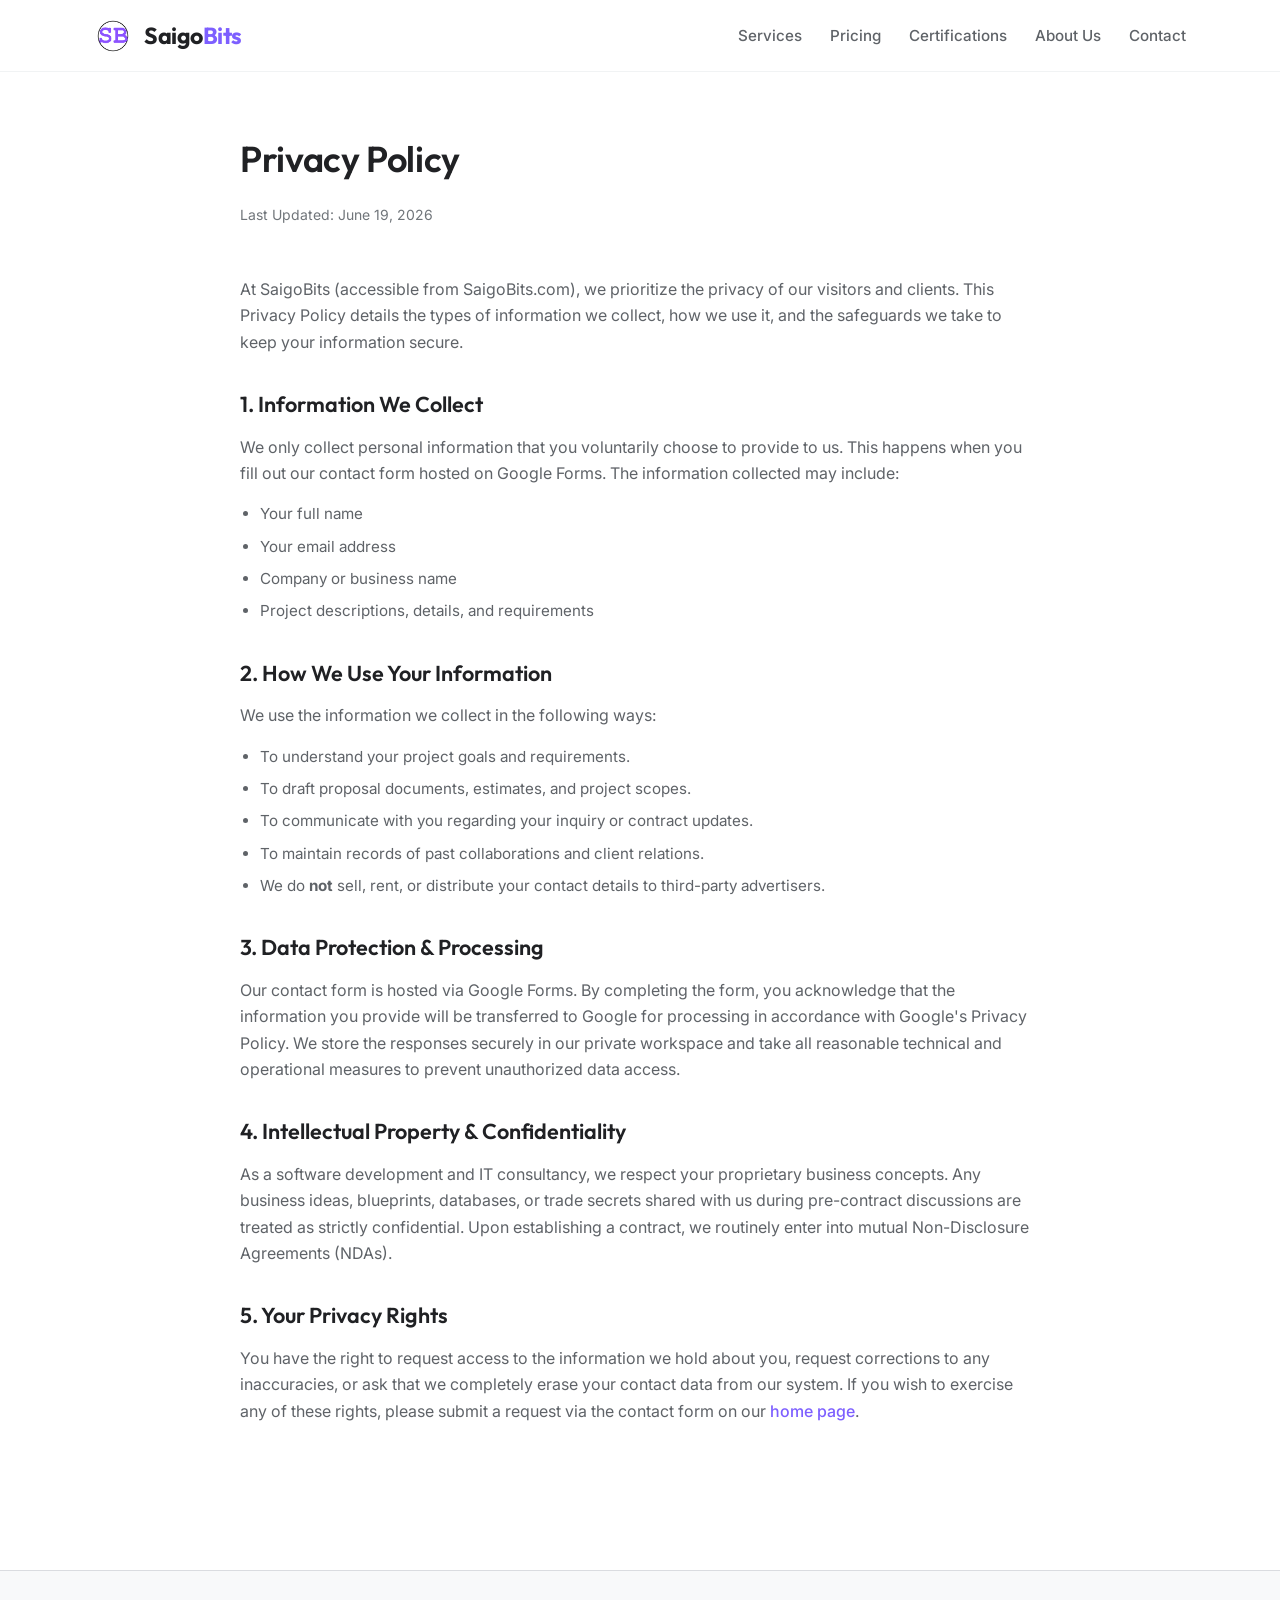
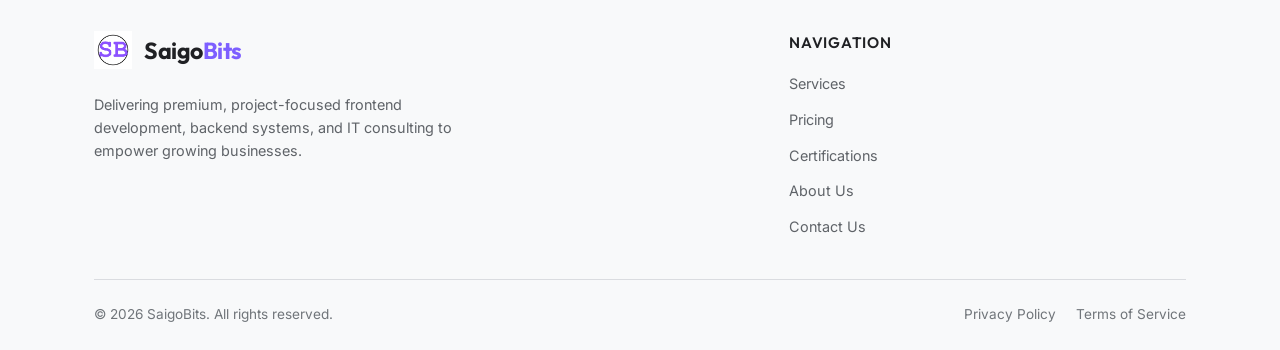
<file: privacy.html>
<!DOCTYPE html>
<html lang="en">
<head>
    <meta charset="UTF-8">
    <meta name="viewport" content="width=device-width, initial-scale=1.0">
    <meta name="description" content="Privacy Policy for SaigoBits.com. Learn about how we handle client data, information collection, and privacy safeguards.">
    <title>Privacy Policy | SaigoBits</title>
    <link rel="stylesheet" href="style.css?v=1.7">
    <link rel="icon" type="image/png" href="images/logo.png">
    
    <!-- Load Web Components -->
    <script src="components/Navbar.js?v=1.1" defer></script>
    <script src="components/Footer.js?v=1.1" defer></script>
    
    <style>
        .legal-wrapper {
            max-width: 800px;
            margin: 0 auto;
            padding: 40px 0;
        }
        .legal-content h3 {
            font-size: 1.35rem;
            margin-top: 32px;
            margin-bottom: 12px;
            color: var(--color-text-primary);
        }
        .legal-content p {
            font-size: 1rem;
            line-height: 1.65;
            color: var(--color-text-secondary);
            margin-bottom: 16px;
        }
        .legal-content ul {
            margin-bottom: 20px;
            padding-left: 20px;
            color: var(--color-text-secondary);
        }
        .legal-content li {
            margin-bottom: 8px;
            font-size: 0.95rem;
        }
        .last-updated {
            font-size: 0.875rem;
            color: var(--color-text-muted);
            margin-bottom: 30px;
            display: block;
        }
    </style>
</head>
<body>



    <!-- Modular Sticky Header / Navbar -->
    <site-header></site-header>

    <main id="main-content">
        <section class="section-padding">
            <div class="container">
                <div class="legal-wrapper">
                    <div class="section-header" style="text-align: left; margin-left: 0; max-width: 100%;">
                        <h2>Privacy Policy</h2>
                        <span class="last-updated">Last Updated: June 19, 2026</span>
                    </div>

                    <div class="legal-content">
                        <p>At SaigoBits (accessible from SaigoBits.com), we prioritize the privacy of our visitors and clients. This Privacy Policy details the types of information we collect, how we use it, and the safeguards we take to keep your information secure.</p>

                        <h3>1. Information We Collect</h3>
                        <p>We only collect personal information that you voluntarily choose to provide to us. This happens when you fill out our contact form hosted on Google Forms. The information collected may include:</p>
                        <ul>
                            <li>Your full name</li>
                            <li>Your email address</li>
                            <li>Company or business name</li>
                            <li>Project descriptions, details, and requirements</li>
                        </ul>

                        <h3>2. How We Use Your Information</h3>
                        <p>We use the information we collect in the following ways:</p>
                        <ul>
                            <li>To understand your project goals and requirements.</li>
                            <li>To draft proposal documents, estimates, and project scopes.</li>
                            <li>To communicate with you regarding your inquiry or contract updates.</li>
                            <li>To maintain records of past collaborations and client relations.</li>
                            <li>We do <strong>not</strong> sell, rent, or distribute your contact details to third-party advertisers.</li>
                        </ul>

                        <h3>3. Data Protection & Processing</h3>
                        <p>Our contact form is hosted via Google Forms. By completing the form, you acknowledge that the information you provide will be transferred to Google for processing in accordance with Google's Privacy Policy. We store the responses securely in our private workspace and take all reasonable technical and operational measures to prevent unauthorized data access.</p>

                        <h3>4. Intellectual Property & Confidentiality</h3>
                        <p>As a software development and IT consultancy, we respect your proprietary business concepts. Any business ideas, blueprints, databases, or trade secrets shared with us during pre-contract discussions are treated as strictly confidential. Upon establishing a contract, we routinely enter into mutual Non-Disclosure Agreements (NDAs).</p>

                        <h3>5. Your Privacy Rights</h3>
                        <p>You have the right to request access to the information we hold about you, request corrections to any inaccuracies, or ask that we completely erase your contact data from our system. If you wish to exercise any of these rights, please submit a request via the contact form on our <a href="index.html#contact" style="color: var(--color-google-blue); font-weight: 500;">home page</a>.</p>
                    </div>
                </div>
            </div>
        </section>
    </main>

    <!-- Modular Footer -->
    <site-footer></site-footer>

    <script src="script.js"></script>
</body>
</html>
</file>
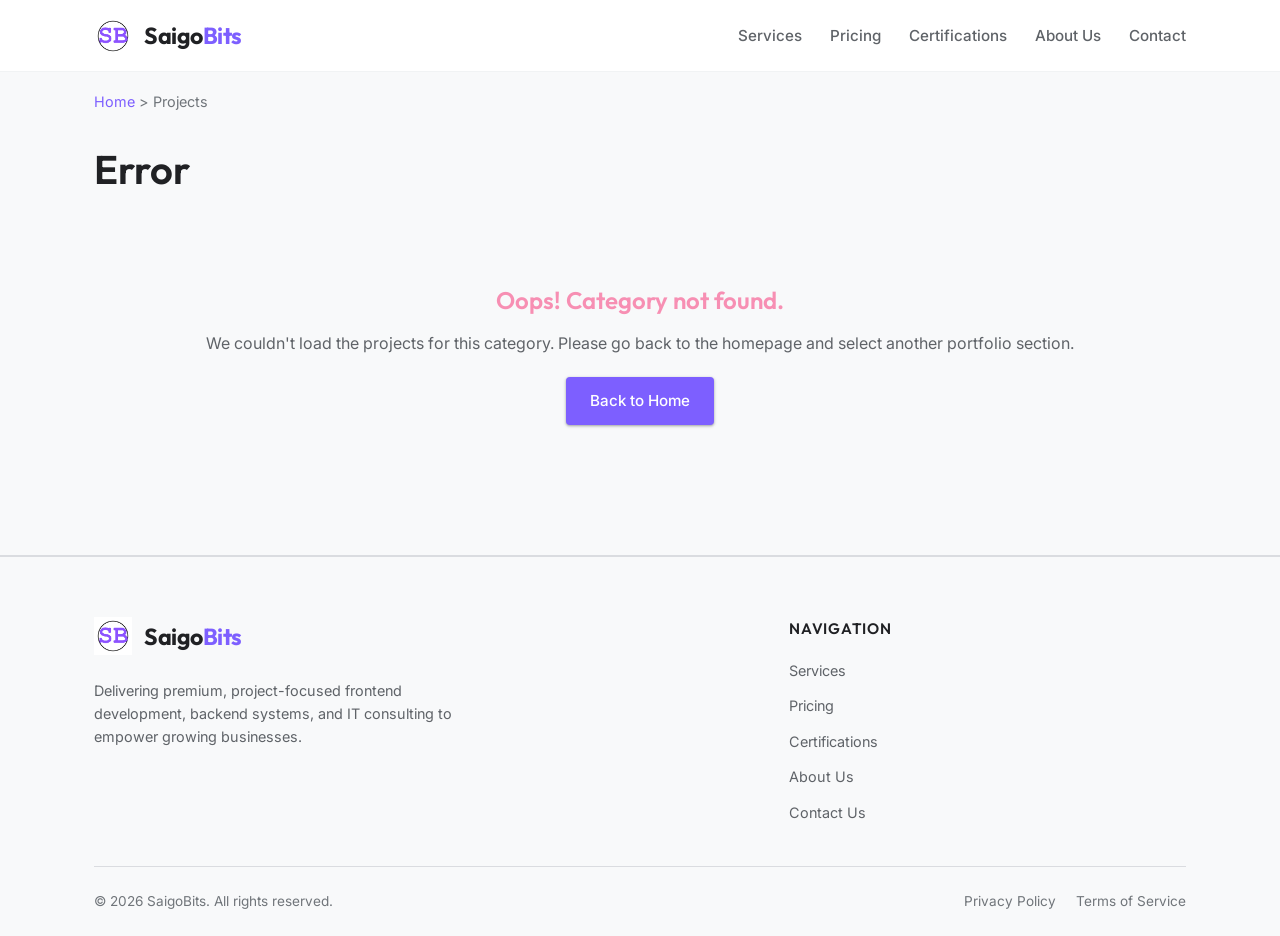
<file: projects.html>
<!DOCTYPE html>
<html lang="en">
<head>
    <meta charset="UTF-8">
    <meta name="viewport" content="width=device-width, initial-scale=1.0">
    <meta name="description" content="SaigoBits project showcase and case studies. Detailed technical solutions, custom development, and IT consulting outcomes.">
    <title>Projects Showcase | SaigoBits</title>
    <link rel="stylesheet" href="style.css?v=1.7">
    <link rel="icon" type="image/png" href="images/logo.png">
    
    <!-- Load Web Components -->
    <script src="components/Navbar.js?v=1.1" defer></script>
    <script src="components/Footer.js?v=1.1" defer></script>
</head>
<body>

    <!-- Sticky Header / Navbar -->
    <site-header></site-header>

    <main id="main-content">
        <section class="section-padding section-bg-alt" style="border-top: none;">
            <div class="container">
                <div class="breadcrumbs">
                    <a href="index.html">Home</a> &gt; <span id="breadcrumb-current">Projects</span>
                </div>
                
                <div class="section-header" style="text-align: left; margin-left: 0; max-width: 100%; margin-bottom: 40px;">
                    <h1 id="category-title" style="font-size: 2.5rem; margin-top: 10px; margin-bottom: 16px;">Loading Projects...</h1>
                    <p id="category-description" style="font-size: 1.15rem; max-width: 800px; line-height: 1.6;"></p>
                </div>
                
                <!-- Category Highlights Panel -->
                <div class="category-hub-grid" id="category-hub" style="display: none; margin-bottom: 40px; grid-template-columns: 1fr;">
                    <div class="hub-info" style="border-right: none; width: 100%;">
                        <h3 class="hub-info-title">Key Highlights</h3>
                        <ul class="hub-highlights-list" id="hub-highlights">
                            <!-- Dynamic advantages will load here -->
                        </ul>
                    </div>
                </div>
                
                <!-- Loading State Spinner -->
                <div id="projects-loading" class="spinner-container">
                    <div class="loading-spinner"></div>
                </div>

                <!-- Error State -->
                <div id="projects-error" class="error-container" style="display: none;">
                    <h3>Oops! Category not found.</h3>
                    <p>We couldn't load the projects for this category. Please go back to the homepage and select another portfolio section.</p>
                    <a href="index.html" class="btn btn-primary" style="margin-top: 20px;">Back to Home</a>
                </div>

                <!-- Main Showcase Wrapper -->
                <div id="showcase-content-wrapper" style="display: none;">
                    
                    <!-- Production Application Promo Banner -->
                    <div id="production-promo-container" style="display: none; margin-bottom: 40px;">
                        <div class="production-promo-card" id="production-promo-card">
                            <!-- Populated dynamically based on categoryId -->
                        </div>
                        <hr class="section-divider">
                    </div>

                    <!-- Templates / Cases Showcase Section -->
                    <div id="secondary-showcase-section">
                        <div class="secondary-section-header" style="margin-bottom: 24px;">
                            <h3 class="subpage-section-title" id="secondary-section-title" style="margin-bottom: 8px;">
                                <!-- Titled dynamically: "Premium Pre-Built Templates" or "Operational Case Studies" -->
                            </h3>
                            <p id="secondary-section-description" style="color: var(--color-text-secondary); font-size: 0.95rem; margin-bottom: 24px;"></p>
                        </div>

                        <!-- Search & Filter Controls -->
                        <div class="hub-controls" id="hub-controls" style="margin-bottom: 30px; display: flex; flex-direction: row; flex-wrap: wrap; gap: 20px; align-items: center;">
                            <div class="search-box-wrapper" style="max-width: 480px; flex: 1; min-width: 250px; width: 100%;">
                                <span class="search-icon">
                                    <svg xmlns="http://www.w3.org/2000/svg" viewBox="0 0 24 24" fill="none" stroke="currentColor" stroke-width="2.5" stroke-linecap="round" stroke-linejoin="round" width="18" height="18">
                                        <circle cx="11" cy="11" r="8"></circle>
                                        <line x1="21" y1="21" x2="16.65" y2="16.65"></line>
                                    </svg>
                                </span>
                                <input type="text" id="project-search-input" placeholder="Search..." aria-label="Search">
                            </div>
                            <div class="dropdown-select-wrapper" id="dropdown-select-container">
                                <select id="category-dropdown" class="category-select-dropdown" aria-label="Filter by subcategory">
                                    <!-- Dynamic options will load here -->
                                </select>
                            </div>
                        </div>

                        <div id="projects-list-container" class="projects-list-wrapper">
                            <!-- Dynamic template/case cards will load here -->
                        </div>
                    </div>

                </div>
            </div>
        </section>
    </main>

    <!-- Footer -->
    <site-footer></site-footer>

    <!-- Modal for displaying long lists of clients -->
    <div id="clients-modal" class="clients-modal" aria-hidden="true" role="dialog" aria-labelledby="modal-title">
        <div class="clients-modal-content">
            <div class="clients-modal-header">
                <h3 id="modal-title">All Verified Clients</h3>
                <button class="clients-modal-close" onclick="closeClientsModal()" aria-label="Close modal">&times;</button>
            </div>
            <div class="clients-modal-list" id="clients-modal-list">
                <!-- Client names will load here -->
            </div>
        </div>
    </div>

    <!-- Scripts -->
    <script src="script.js"></script>
    <script src="projects-hub.js" defer></script>
</body>
</html>
</file>
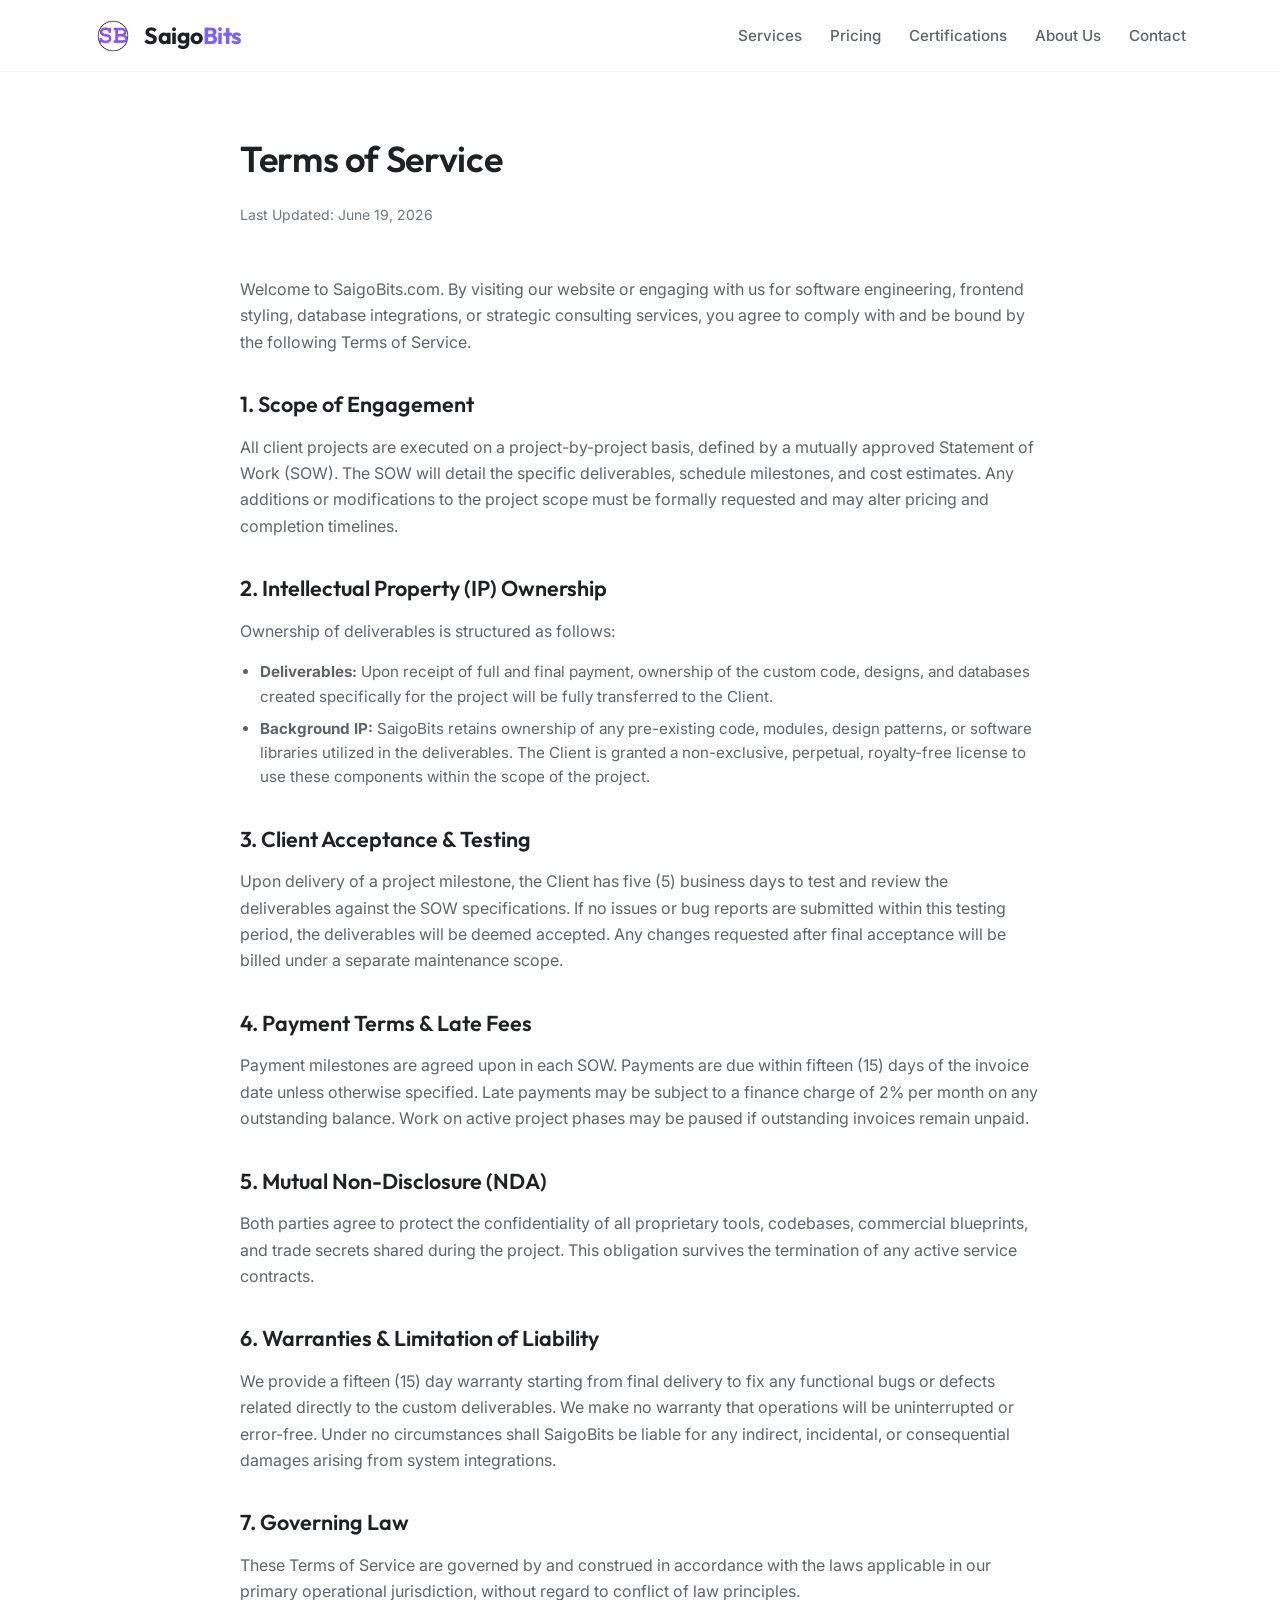
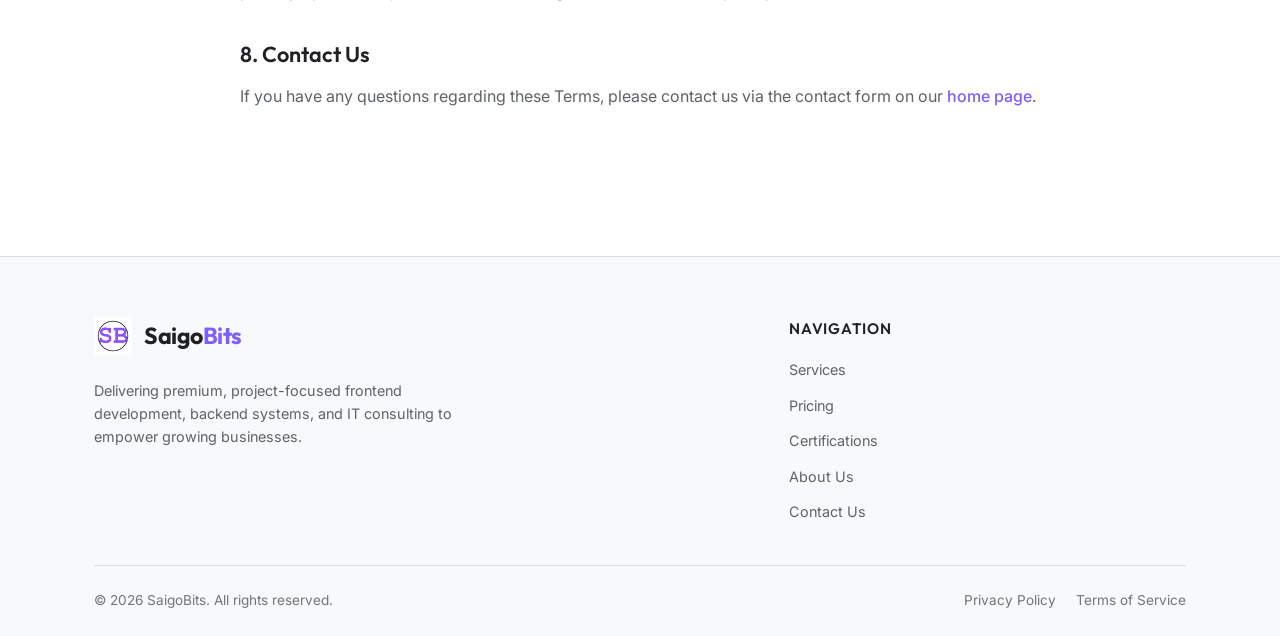
<file: terms.html>
<!DOCTYPE html>
<html lang="en">
<head>
    <meta charset="UTF-8">
    <meta name="viewport" content="width=device-width, initial-scale=1.0">
    <meta name="description" content="Terms of Service for SaigoBits.com. Learn about project agreements, intellectual property ownership, and collaboration terms.">
    <title>Terms of Service | SaigoBits</title>
    <link rel="stylesheet" href="style.css?v=1.7">
    <link rel="icon" type="image/png" href="images/logo.png">
    
    <!-- Load Web Components -->
    <script src="components/Navbar.js?v=1.1" defer></script>
    <script src="components/Footer.js?v=1.1" defer></script>
    
    <style>
        .legal-wrapper {
            max-width: 800px;
            margin: 0 auto;
            padding: 40px 0;
        }
        .legal-content h3 {
            font-size: 1.35rem;
            margin-top: 32px;
            margin-bottom: 12px;
            color: var(--color-text-primary);
        }
        .legal-content p {
            font-size: 1rem;
            line-height: 1.65;
            color: var(--color-text-secondary);
            margin-bottom: 16px;
        }
        .legal-content ul {
            margin-bottom: 20px;
            padding-left: 20px;
            color: var(--color-text-secondary);
        }
        .legal-content li {
            margin-bottom: 8px;
            font-size: 0.95rem;
        }
        .last-updated {
            font-size: 0.875rem;
            color: var(--color-text-muted);
            margin-bottom: 30px;
            display: block;
        }
    </style>
</head>
<body>



    <!-- Modular Sticky Header / Navbar -->
    <site-header></site-header>

    <main id="main-content">
        <section class="section-padding">
            <div class="container">
                <div class="legal-wrapper">
                    <div class="section-header" style="text-align: left; margin-left: 0; max-width: 100%;">
                        <h2>Terms of Service</h2>
                        <span class="last-updated">Last Updated: June 19, 2026</span>
                    </div>

                    <div class="legal-content">
                        <p>Welcome to SaigoBits.com. By visiting our website or engaging with us for software engineering, frontend styling, database integrations, or strategic consulting services, you agree to comply with and be bound by the following Terms of Service.</p>

                        <h3>1. Scope of Engagement</h3>
                        <p>All client projects are executed on a project-by-project basis, defined by a mutually approved Statement of Work (SOW). The SOW will detail the specific deliverables, schedule milestones, and cost estimates. Any additions or modifications to the project scope must be formally requested and may alter pricing and completion timelines.</p>

                        <h3>2. Intellectual Property (IP) Ownership</h3>
                        <p>Ownership of deliverables is structured as follows:</p>
                        <ul>
                            <li><strong>Deliverables:</strong> Upon receipt of full and final payment, ownership of the custom code, designs, and databases created specifically for the project will be fully transferred to the Client.</li>
                            <li><strong>Background IP:</strong> SaigoBits retains ownership of any pre-existing code, modules, design patterns, or software libraries utilized in the deliverables. The Client is granted a non-exclusive, perpetual, royalty-free license to use these components within the scope of the project.</li>
                        </ul>

                        <h3>3. Client Acceptance & Testing</h3>
                        <p>Upon delivery of a project milestone, the Client has five (5) business days to test and review the deliverables against the SOW specifications. If no issues or bug reports are submitted within this testing period, the deliverables will be deemed accepted. Any changes requested after final acceptance will be billed under a separate maintenance scope.</p>

                        <h3>4. Payment Terms & Late Fees</h3>
                        <p>Payment milestones are agreed upon in each SOW. Payments are due within fifteen (15) days of the invoice date unless otherwise specified. Late payments may be subject to a finance charge of 2% per month on any outstanding balance. Work on active project phases may be paused if outstanding invoices remain unpaid.</p>

                        <h3>5. Mutual Non-Disclosure (NDA)</h3>
                        <p>Both parties agree to protect the confidentiality of all proprietary tools, codebases, commercial blueprints, and trade secrets shared during the project. This obligation survives the termination of any active service contracts.</p>

                        <h3>6. Warranties & Limitation of Liability</h3>
                        <p>We provide a fifteen (15) day warranty starting from final delivery to fix any functional bugs or defects related directly to the custom deliverables. We make no warranty that operations will be uninterrupted or error-free. Under no circumstances shall SaigoBits be liable for any indirect, incidental, or consequential damages arising from system integrations.</p>

                        <h3>7. Governing Law</h3>
                        <p>These Terms of Service are governed by and construed in accordance with the laws applicable in our primary operational jurisdiction, without regard to conflict of law principles.</p>

                        <h3>8. Contact Us</h3>
                        <p>If you have any questions regarding these Terms, please contact us via the contact form on our <a href="index.html#contact" style="color: var(--color-google-blue); font-weight: 500;">home page</a>.</p>
                    </div>
                </div>
            </div>
        </section>
    </main>

    <!-- Modular Footer -->
    <site-footer></site-footer>

    <script src="script.js"></script>
</body>
</html>
</file>
<file: style.css>
@import url('https://fonts.googleapis.com/css2?family=Inter:wght@300;400;500;600;700&family=Outfit:wght@400;500;600;700;800&display=swap');

/* ==========================================================================
   Design System & Variables (Google Light Theme)
   ========================================================================== */
:root {
    --font-heading: 'Outfit', -apple-system, BlinkMacSystemFont, "Segoe UI", Roboto, sans-serif;
    --font-body: 'Inter', -apple-system, BlinkMacSystemFont, "Segoe UI", Roboto, sans-serif;

    /* Color Palette */
    --color-bg-base: #ffffff;       /* Pure White */
    --color-bg-sec: #f8f9fa;        /* Light Google Gray Section */
    --color-bg-card: #ffffff;       /* Card White */
    --color-bg-header: rgba(255, 255, 255, 0.85); /* Translucent White Header */
    
    --color-border: #dadce0;        /* Clean Google Border Gray */
    --color-border-hover: #bdc1c6;  /* Focused Border Gray */
    
    /* Google Colors */
    --color-google-blue: #7d5fff;
    --color-google-red: #f78fb3;
    --color-google-yellow: #ffd35c;
    --color-google-green: #55efc4;
    
    /* Text Colors */
    --color-text-primary: #202124;  /* Charcoal Black */
    --color-text-secondary: #5f6368;/* Slate Gray */
    --color-text-muted: #70757a;    /* Light Gray */
    
    /* Gradients */
    --gradient-accent: linear-gradient(135deg, var(--color-google-blue) 0%, #6c5ce7 100%);
    --gradient-glow: radial-gradient(circle, rgba(125, 95, 255, 0.08) 0%, rgba(85, 239, 196, 0.04) 50%, transparent 100%);

    /* Utility Measures */
    --border-radius-sm: 12px;
    --border-radius-md: 16px;
    --border-radius-lg: 28px;
    
    --transition-smooth: all 0.25s cubic-bezier(0.4, 0, 0.2, 1);
    --transition-bounce: all 0.4s cubic-bezier(0.175, 0.885, 0.32, 1.275);
    
    --container-width: 1140px;
    --header-height: 72px;
}

/* ==========================================================================
   Reset & Base Styles
   ========================================================================== */
* {
    margin: 0;
    padding: 0;
    box-sizing: border-box;
}

html {
    scroll-behavior: smooth;
    scroll-padding-top: var(--header-height);
}

body {
    font-family: var(--font-body);
    background-color: var(--color-bg-base);
    color: var(--color-text-secondary);
    line-height: 1.6;
    overflow-x: hidden;
    -webkit-font-smoothing: antialiased;
}

h1, h2, h3, h4 {
    font-family: var(--font-heading);
    color: var(--color-text-primary);
    font-weight: 600;
}

a {
    text-decoration: none;
    color: inherit;
    transition: var(--transition-smooth);
}

button {
    font-family: inherit;
}

/* Web Components Layout Reset */
site-header, site-footer, site-lead-space, site-services, site-projects, site-about, site-contact {
    display: block;
    width: 100%;
}

/* ==========================================================================
   Reusable UI Elements & Utility Classes
   ========================================================================== */
.container {
    width: 100%;
    max-width: var(--container-width);
    margin: 0 auto;
    padding: 0 24px;
}

.section-padding {
    padding: 90px 0;
}

.section-bg-alt {
    background-color: var(--color-bg-sec);
    border-top: 1px solid var(--color-border);
    border-bottom: 1px solid var(--color-border);
}

.text-gradient {
    background: var(--gradient-accent);
    -webkit-background-clip: text;
    -webkit-text-fill-color: transparent;
    display: inline-block;
}

.section-header {
    text-align: center;
    max-width: 700px;
    margin: 0 auto 50px auto;
}

.section-header h2 {
    font-size: 2.25rem;
    margin-bottom: 16px;
    letter-spacing: -0.01em;
}

.section-header p {
    font-size: 1.1rem;
    color: var(--color-text-secondary);
}


/* Custom Scrollbar */
::-webkit-scrollbar {
    width: 8px;
}
::-webkit-scrollbar-track {
    background: #f1f3f4;
}
::-webkit-scrollbar-thumb {
    background: #c1c4c6;
    border-radius: 4px;
}
::-webkit-scrollbar-thumb:hover {
    background: #9aa0a6;
}

/* ==========================================================================
   Buttons
   ========================================================================== */
.btn {
    display: inline-flex;
    align-items: center;
    justify-content: center;
    padding: 12px 24px;
    font-weight: 500;
    font-size: 0.95rem;
    border-radius: 4px;
    cursor: pointer;
    transition: var(--transition-smooth);
    border: none;
}

.btn-primary {
    background-color: var(--color-google-blue);
    color: #ffffff;
    box-shadow: 0 1px 2px 0 rgba(60,64,67,0.3), 0 1px 3px 1px rgba(60,64,67,0.15);
}

.btn-primary:hover {
    background-color: #6c5ce7;
    box-shadow: 0 1px 3px 0 rgba(60,64,67,0.3), 0 4px 8px 3px rgba(60,64,67,0.15);
}

.btn-secondary {
    background-color: #ffffff;
    color: var(--color-google-blue);
    border: 1px solid var(--color-border);
}

.btn-secondary:hover {
    background-color: #f8f9fa;
    border-color: #bdc1c6;
    color: #6c5ce7;
}

/* ==========================================================================
   Header & Navbar
   ========================================================================== */
.header {
    position: fixed;
    top: 0;
    left: 0;
    width: 100%;
    height: var(--header-height);
    display: flex;
    align-items: center;
    z-index: 1000;
    transition: var(--transition-smooth);
    background-color: #ffffff;
    border-bottom: 1px solid #f1f3f4;
}

.header.scrolled {
    background-color: var(--color-bg-header);
    backdrop-filter: blur(10px);
    -webkit-backdrop-filter: blur(10px);
    height: 64px;
    border-bottom: 1px solid rgba(0, 0, 0, 0.06);
    box-shadow: 0 1px 3px 0 rgba(60,64,67,0.1), 0 4px 8px 3px rgba(60,64,67,0.05);
}

.nav-container {
    display: flex;
    justify-content: space-between;
    align-items: center;
    width: 100%;
}

.logo {
    display: flex;
    align-items: center;
    gap: 12px;
}

/* Image-Based Logo Styling */
.logo img {
    height: 38px;
    width: auto;
    object-fit: contain;
}

.logo-text {
    font-family: var(--font-heading);
    font-size: 1.45rem;
    font-weight: 700;
    color: var(--color-text-primary);
    letter-spacing: -0.02em;
}

.logo-text span {
    color: var(--color-google-blue);
}

.nav-menu {
    display: flex;
    align-items: center;
    list-style: none;
    gap: 28px;
}

.nav-link {
    font-size: 0.95rem;
    font-weight: 500;
    color: var(--color-text-secondary);
    padding: 6px 0;
    position: relative;
}

.nav-link:hover {
    color: var(--color-google-blue);
}

.nav-link::after {
    content: '';
    position: absolute;
    bottom: -2px;
    left: 0;
    width: 0;
    height: 3px;
    background-color: var(--color-google-blue);
    transition: var(--transition-smooth);
    border-radius: 4px;
}

.nav-link:hover::after {
    width: 100%;
}

/* Mobile Nav Toggle */
.mobile-nav-toggle {
    display: none;
    background: none;
    border: none;
    cursor: pointer;
    padding: 8px;
    z-index: 1100;
}

.mobile-nav-toggle span {
    display: block;
    width: 22px;
    height: 2px;
    background-color: var(--color-text-primary);
    margin: 4px 0;
    transition: var(--transition-smooth);
}

/* ==========================================================================
   Lead Space Section
   ========================================================================== */
.lead-space {
    min-height: 90vh;
    padding-top: var(--header-height);
    position: relative;
    display: flex;
    align-items: center;
    background-color: #ffffff;
    background-image: 
        radial-gradient(circle at 80% 20%, rgba(125, 95, 255, 0.06) 0%, transparent 40%),
        radial-gradient(circle at 15% 85%, rgba(85, 239, 196, 0.05) 0%, transparent 45%),
        radial-gradient(circle at 50% 60%, rgba(247, 143, 179, 0.04) 0%, transparent 50%),
        radial-gradient(circle at 85% 75%, rgba(255, 211, 92, 0.04) 0%, transparent 35%);
    overflow: hidden;
}

.lead-space::before {
    content: '';
    position: absolute;
    top: 0;
    left: 0;
    width: 100%;
    height: 100%;
    background-size: 50px 50px;
    background-image: 
        linear-gradient(to right, rgba(0, 0, 0, 0.015) 1px, transparent 1px),
        linear-gradient(to bottom, rgba(0, 0, 0, 0.015) 1px, transparent 1px);
    pointer-events: none;
    z-index: 1;
}

.lead-space-shapes {
    position: absolute;
    width: 100%;
    height: 100%;
    top: 0;
    left: 0;
    pointer-events: none;
    z-index: 2;
}

.lead-space-shape {
    position: absolute;
    border-radius: 50%;
    filter: blur(40px);
    opacity: 0.25;
}

.lead-space-shape-1 {
    width: 300px;
    height: 300px;
    background: #e8f0fe;
    top: -50px;
    right: 10%;
}

.lead-space-shape-2 {
    width: 250px;
    height: 250px;
    background: #e6f4ea;
    bottom: -50px;
    left: 5%;
}

.lead-space-content {
    position: relative;
    z-index: 3;
    max-width: 800px;
    margin: 0 auto;
    text-align: center;
}

.lead-space-tagline {
    font-size: 0.85rem;
    font-weight: 600;
    letter-spacing: 0.12em;
    text-transform: uppercase;
    color: var(--color-google-blue);
    margin-bottom: 20px;
    display: inline-block;
    padding: 6px 14px;
    background: #e8f0fe;
    border-radius: 50px;
}

.lead-space-content h1 {
    font-size: 4rem;
    line-height: 1.15;
    margin-bottom: 20px;
    letter-spacing: -0.02em;
}

.lead-space-content h2 {
    font-size: 1.25rem;
    font-family: var(--font-body);
    font-weight: 400;
    color: var(--color-text-secondary);
    max-width: 650px;
    margin: 0 auto 36px auto;
    line-height: 1.6;
}

.lead-space-ctas {
    display: flex;
    justify-content: center;
    gap: 12px;
}

/* ==========================================================================
   Services Section (Light Cards with Colored Top Borders)
   ========================================================================== */
.services-grid {
    display: grid;
    grid-template-columns: repeat(3, 1fr);
    gap: 28px;
}

.service-card {
    background-color: var(--color-bg-card);
    border: 1px solid var(--color-border);
    border-radius: var(--border-radius-md);
    padding: 36px;
    transition: var(--transition-bounce);
    position: relative;
    overflow: hidden;
    display: flex;
    flex-direction: column;
}

.service-card.blue-card {
    border-top: 4px solid var(--color-google-blue);
}

.service-card.red-card {
    border-top: 4px solid var(--color-google-red);
}

.service-card.green-card {
    border-top: 4px solid var(--color-google-green);
}

.service-card::before {
    content: '';
    position: absolute;
    top: 0;
    left: 0;
    width: 100%;
    height: 100%;
    background: radial-gradient(400px circle at var(--mouse-x, 0) var(--mouse-y, 0), rgba(125, 95, 255, 0.05), transparent 40%);
    pointer-events: none;
    z-index: 1;
}

.service-card:hover {
    transform: translateY(-6px);
    box-shadow: 0 4px 20px 0 rgba(60,64,67,0.08), 0 1px 3px 0 rgba(60,64,67,0.04);
    border-color: var(--color-border-hover);
}

.service-icon-wrapper {
    width: 52px;
    height: 52px;
    border-radius: 50%;
    display: flex;
    align-items: center;
    justify-content: center;
    margin-bottom: 24px;
    transition: var(--transition-smooth);
}

.blue-card .service-icon-wrapper {
    background: #e8f0fe;
    color: var(--color-google-blue);
}

.red-card .service-icon-wrapper {
    background: #fce8e6;
    color: var(--color-google-red);
}

.green-card .service-icon-wrapper {
    background: #e6f4ea;
    color: var(--color-google-green);
}

.service-card:hover .service-icon-wrapper {
    transform: scale(1.08);
}

.service-icon-wrapper svg {
    width: 24px;
    height: 24px;
    fill: none;
    stroke: currentColor;
    stroke-width: 2;
    stroke-linecap: round;
    stroke-linejoin: round;
}

.service-card h3 {
    font-size: 1.35rem;
    margin-bottom: 12px;
}

.service-card p {
    color: var(--color-text-secondary);
    font-size: 0.95rem;
    margin-bottom: 24px;
    flex-grow: 1;
}

.service-link {
    display: inline-flex;
    align-items: center;
    font-weight: 500;
    font-size: 0.9rem;
    gap: 6px;
}

.blue-card .service-link { color: #1a73e8; }
.red-card .service-link { color: #ea4335; }
.green-card .service-link { color: #0f9d58; }

.service-link svg {
    width: 14px;
    height: 14px;
    fill: none;
    stroke: currentColor;
    stroke-width: 2.5;
    transition: var(--transition-smooth);
}

.service-card:hover .service-link svg {
    transform: translateX(3px);
}

/* ==========================================================================
   Projects Section (Clean Minimal Layout)
   ========================================================================== */
.projects-grid {
    display: grid;
    grid-template-columns: repeat(4, 1fr);
    gap: 28px;
}

.project-card {
    background-color: var(--color-bg-card);
    border: 1px solid var(--color-border);
    border-radius: var(--border-radius-md);
    overflow: hidden;
    transition: var(--transition-smooth);
    display: flex;
    flex-direction: column;
}

.project-card.blue-proj { border-top: 4px solid var(--color-google-blue); }
.project-card.red-proj { border-top: 4px solid var(--color-google-red); }
.project-card.green-proj { border-top: 4px solid var(--color-google-green); }
.project-card.yellow-proj { border-top: 4px solid var(--color-google-yellow); }

.project-card:hover {
    transform: translateY(-4px);
    box-shadow: 0 4px 20px 0 rgba(60,64,67,0.08);
    border-color: var(--color-border-hover);
}

.project-visual-wrapper {
    height: 160px;
    position: relative;
    background: var(--color-bg-sec);
    display: flex;
    align-items: center;
    justify-content: center;
    border-bottom: 1px solid var(--color-border);
}

.project-visual-wrapper::after {
    content: '';
    position: absolute;
    top: 0; left: 0; width: 100%; height: 100%;
    background-image: radial-gradient(#e8eaed 1.5px, transparent 1.5px);
    background-size: 16px 16px;
    opacity: 0.7;
}

.project-badge {
    position: absolute;
    top: 16px;
    left: 16px;
    z-index: 10;
    padding: 4px 10px;
    background: #ffffff;
    border-radius: 4px;
    border: 1px solid var(--color-border);
    font-size: 0.7rem;
    font-weight: 600;
    text-transform: uppercase;
    letter-spacing: 0.05em;
}

.blue-proj .project-badge { color: var(--color-google-blue); }
.red-proj .project-badge { color: var(--color-google-red); }
.green-proj .project-badge { color: var(--color-google-green); }
.yellow-proj .project-badge { color: #b06000; }

.project-visual-icon {
    position: relative;
    z-index: 2;
    transition: var(--transition-smooth);
}

.blue-proj .project-visual-icon { color: rgba(125, 95, 255, 0.2); }
.red-proj .project-visual-icon { color: rgba(247, 143, 179, 0.2); }
.green-proj .project-visual-icon { color: rgba(85, 239, 196, 0.2); }
.yellow-proj .project-visual-icon { color: rgba(254, 211, 92, 0.2); }

.project-card:hover .project-visual-icon {
    transform: scale(1.08);
}

.blue-proj:hover .project-visual-icon { color: var(--color-google-blue); }
.red-proj:hover .project-visual-icon { color: var(--color-google-red); }
.green-proj:hover .project-visual-icon { color: var(--color-google-green); }
.yellow-proj:hover .project-visual-icon { color: #b06000; }

.project-visual-icon svg {
    width: 48px;
    height: 48px;
}

.project-info {
    padding: 24px;
    flex-grow: 1;
    display: flex;
    flex-direction: column;
}

.project-info h3 {
    font-size: 1.25rem;
    margin-bottom: 10px;
}

.project-info p {
    color: var(--color-text-secondary);
    font-size: 0.9rem;
    line-height: 1.5;
}

/* ==========================================================================
   About Section
   ========================================================================== */
.about-layout {
    display: grid;
    grid-template-columns: 1.05fr 0.95fr;
    gap: 48px;
    align-items: center;
}

.about-text h2 {
    font-size: 2.25rem;
    margin-bottom: 20px;
    letter-spacing: -0.01em;
}

.about-text p {
    font-size: 1.05rem;
    line-height: 1.65;
    margin-bottom: 28px;
    color: var(--color-text-secondary);
}

.about-features {
    display: grid;
    grid-template-columns: 1fr 1fr;
    gap: 20px;
}

.about-feature-item {
    display: flex;
    flex-direction: column;
    gap: 6px;
}

.about-feature-title {
    font-weight: 600;
    font-family: var(--font-heading);
    color: var(--color-text-primary);
    font-size: 1.05rem;
    display: flex;
    align-items: center;
    gap: 8px;
}

.about-feature-title::before {
    content: '';
    display: inline-block;
    width: 6px;
    height: 6px;
    border-radius: 50%;
    background-color: var(--color-google-blue);
}

.about-feature-desc {
    font-size: 0.875rem;
    color: var(--color-text-muted);
}

.about-visual-side {
    position: relative;
    display: flex;
    justify-content: flex-end;
}

.about-glow-blob {
    width: 250px;
    height: 250px;
    border-radius: 50%;
    background: #e8f0fe;
    filter: blur(60px);
    opacity: 0.5;
    position: absolute;
    top: 10%;
    right: 10%;
    z-index: 1;
}

.about-card-stack {
    display: flex;
    flex-direction: column;
    gap: 20px;
    width: 100%;
    max-width: 440px;
    position: relative;
    z-index: 2;
}

.about-visual-card {
    background-color: #ffffff;
    border: 1px solid var(--color-border);
    border-radius: var(--border-radius-sm);
    padding: 24px;
    box-shadow: 0 1px 3px rgba(60,64,67,0.08);
    transition: var(--transition-smooth);
}

.about-visual-card:hover {
    transform: translateX(6px);
    box-shadow: 0 4px 15px rgba(60,64,67,0.12);
    border-color: var(--color-border-hover);
}

.about-visual-card.blue-highlight {
    border-left: 4px solid var(--color-google-blue);
}

.about-visual-card.green-highlight {
    border-left: 4px solid var(--color-google-green);
}

.about-visual-card.red-highlight {
    border-left: 4px solid var(--color-google-red);
}

.about-visual-card h4 {
    font-size: 1.15rem;
    margin-bottom: 8px;
}

.about-visual-card.blue-highlight h4 { color: var(--color-google-blue); }
.about-visual-card.green-highlight h4 { color: var(--color-google-green); }
.about-visual-card.red-highlight h4 { color: var(--color-google-red); }

.about-visual-card p {
    font-size: 0.9rem;
    color: var(--color-text-secondary);
    line-height: 1.5;
}

/* ==========================================================================
   Certificates Section (Yellow Accent Grid)
   ========================================================================== */
.certs-grid {
    display: grid;
    grid-template-columns: repeat(3, 1fr);
    gap: 28px;
}

.cert-card {
    background-color: var(--color-bg-card);
    border: 1px solid var(--color-border);
    border-radius: var(--border-radius-md);
    overflow: hidden;
    transition: var(--transition-smooth);
    display: flex;
    flex-direction: column;
}

.cert-card.yellow-cert { 
    border-top: 4px solid var(--color-google-yellow); 
}

.cert-card:hover {
    transform: translateY(-4px);
    box-shadow: 0 4px 20px 0 rgba(60,64,67,0.08);
    border-color: var(--color-border-hover);
}

.cert-image-link {
    display: block;
    overflow: hidden;
    width: 100%;
    height: 180px;
    border-bottom: 1px solid var(--color-border);
}

.cert-visual-wrapper {
    height: 100%;
    width: 100%;
    position: relative;
    background: var(--color-bg-sec);
}

.cert-preview-img {
    width: 100%;
    height: 100%;
    object-fit: cover;
    object-position: center top;
    transition: transform 0.4s cubic-bezier(0.4, 0, 0.2, 1);
    display: block;
}

.cert-card:hover .cert-preview-img {
    transform: scale(1.06);
}

.cert-badge {
    position: absolute;
    top: 16px;
    left: 16px;
    z-index: 10;
    padding: 4px 10px;
    background: rgba(255, 255, 255, 0.95);
    backdrop-filter: blur(4px);
    -webkit-backdrop-filter: blur(4px);
    border-radius: 4px;
    border: 1px solid var(--color-border);
    font-size: 0.7rem;
    font-weight: 600;
    text-transform: uppercase;
    letter-spacing: 0.05em;
    box-shadow: 0 2px 4px rgba(0,0,0,0.05);
}

.yellow-cert .cert-badge { 
    color: #b06000; 
    border-color: #fce8b2;
    background-color: rgba(254, 247, 224, 0.95);
}

.cert-info {
    padding: 24px;
    flex-grow: 1;
    display: flex;
    flex-direction: column;
}

.cert-info h3 {
    font-size: 1.2rem;
    margin-bottom: 10px;
    line-height: 1.35;
}

.cert-info p {
    color: var(--color-text-secondary);
    font-size: 0.9rem;
    line-height: 1.5;
    margin-bottom: 20px;
    flex-grow: 1;
}

.cert-link {
    display: inline-flex;
    align-items: center;
    font-weight: 500;
    font-size: 0.9rem;
    gap: 6px;
    color: #b06000;
    align-self: flex-start;
}

.cert-link svg {
    width: 14px;
    height: 14px;
    fill: none;
    stroke: currentColor;
    stroke-width: 2.5;
    transition: var(--transition-smooth);
}

.cert-card:hover .cert-link svg {
    transform: translateX(3px);
}



/* ==========================================================================
   Contact Section (Centered Google Form Wrapper)
   ========================================================================== */
.contact-simple-container {
    width: 100%;
    max-width: 760px;
    margin: 0 auto;
}



/* Custom Contact Form (Google Light Theme Aligned) */
.custom-contact-card {
    background-color: var(--color-bg-card);
    border: 1.5px solid var(--color-border);
    border-radius: var(--border-radius-md);
    padding: 40px;
    box-shadow: 0 4px 20px rgba(0, 0, 0, 0.05);
    width: 100%;
    max-width: 680px;
    margin: 0 auto;
}

.custom-contact-form {
    display: flex;
    flex-direction: column;
    gap: 20px;
}

.form-group {
    display: flex;
    flex-direction: column;
    gap: 8px;
}

.form-group label {
    font-size: 0.9rem;
    font-weight: 500;
    color: var(--color-text-primary);
    font-family: var(--font-heading);
}

.form-control {
    width: 100%;
    background-color: var(--color-bg-sec);
    border: 1.5px solid var(--color-border);
    color: var(--color-text-primary);
    padding: 12px 16px;
    font-family: var(--font-body);
    font-size: 0.95rem;
    border-radius: var(--border-radius-sm);
    outline: none;
    transition: var(--transition-smooth);
}

.form-control:focus {
    border-color: var(--color-google-blue);
    background-color: var(--color-bg-card);
    box-shadow: 0 0 0 3px rgba(125, 95, 255, 0.15);
}

.submit-btn {
    margin-top: 8px;
    position: relative;
    font-family: var(--font-heading);
    font-weight: 600;
    width: 100%;
    display: flex;
    justify-content: center;
    align-items: center;
}

.btn-spinner {
    display: inline-flex;
    align-items: center;
    gap: 8px;
}

.spinner-svg {
    animation: rotateSpinner 1s linear infinite;
}

.spinner-path {
    stroke-dasharray: 42;
    stroke-dashoffset: 0;
    transform-origin: center;
    animation: dashSpinner 1.4s ease-in-out infinite;
}

@keyframes rotateSpinner {
    100% { transform: rotate(360deg); }
}

@keyframes dashSpinner {
    0% { stroke-dashoffset: 42; }
    50% { stroke-dashoffset: 10.5; transform: rotate(135deg); }
    100% { stroke-dashoffset: 42; transform: rotate(450deg); }
}

/* Success Panel */
.form-success-panel {
    text-align: center;
    padding: 30px 10px;
    animation: fadeInUp 0.4s cubic-bezier(0.4, 0, 0.2, 1);
}

.success-icon-wrapper {
    color: var(--color-google-green);
    margin-bottom: 20px;
    display: inline-block;
}

.form-success-panel h3 {
    font-size: 1.5rem;
    margin-bottom: 8px;
    color: var(--color-text-primary);
    font-family: var(--font-heading);
}

.form-success-panel p {
    color: var(--color-text-secondary);
    font-size: 1rem;
    margin-bottom: 24px;
    line-height: 1.6;
    font-family: var(--font-body);
}

@keyframes fadeInUp {
    from { opacity: 0; transform: translateY(15px); }
    to { opacity: 1; transform: translateY(0); }
}

/* ==========================================================================
   Footer (Simplified Column Grids)
   ========================================================================== */
.footer {
    background-color: var(--color-bg-sec);
    border-top: 1px solid var(--color-border);
    padding: 60px 0 24px 0;
}

.footer-top {
    display: grid;
    grid-template-columns: 1.6fr 1fr; /* Two-column simple layout */
    gap: 60px;
    margin-bottom: 40px;
}

.footer-brand {
    display: flex;
    flex-direction: column;
    gap: 16px;
}

.footer-brand p {
    max-width: 380px;
    font-size: 0.9rem;
    color: var(--color-text-secondary);
}

.footer-links-col h4 {
    font-size: 0.95rem;
    text-transform: uppercase;
    letter-spacing: 0.05em;
    margin-bottom: 16px;
    color: var(--color-text-primary);
}

.footer-links {
    list-style: none;
    display: flex;
    flex-direction: column;
    gap: 10px;
}

.footer-link a {
    font-size: 0.9rem;
    color: var(--color-text-secondary);
}

.footer-link a:hover {
    color: var(--color-google-blue);
    transform: translateX(3px);
    display: inline-block;
}

.footer-bottom {
    display: flex;
    justify-content: space-between;
    align-items: center;
    border-top: 1px solid var(--color-border);
    padding-top: 24px;
    font-size: 0.85rem;
    color: var(--color-text-muted);
}

.footer-bottom-links {
    display: flex;
    gap: 20px;
}

.footer-bottom-links a:hover {
    color: var(--color-text-secondary);
}

/* ==========================================================================
   Homepage Project Link Tweaks
   ========================================================================== */
.project-card-link {
    display: block;
    color: inherit;
    text-decoration: none;
    height: 100%;
}

.project-explore-link {
    display: inline-flex;
    align-items: center;
    font-weight: 500;
    font-size: 0.9rem;
    gap: 6px;
    margin-top: auto;
    padding-top: 16px;
}

.project-explore-link.blue-link { color: var(--color-google-blue); }
.project-explore-link.red-link { color: var(--color-google-red); }
.project-explore-link.green-link { color: var(--color-google-green); }
.project-explore-link.yellow-link { color: #b06000; }

.project-explore-link svg {
    width: 14px;
    height: 14px;
    fill: none;
    stroke: currentColor;
    stroke-width: 2.5;
    transition: var(--transition-smooth);
}

.project-card:hover .project-explore-link svg {
    transform: translateX(3px);
}

/* ==========================================================================
   Projects Subpage Styles (Dynamic Case Studies)
   ========================================================================== */
.breadcrumbs {
    font-size: 0.9rem;
    color: var(--color-text-muted);
    margin-bottom: 24px;
}

.breadcrumbs a {
    color: var(--color-google-blue);
}

.breadcrumbs a:hover {
    text-decoration: underline;
}

.projects-list-wrapper {
    display: flex;
    flex-direction: column;
    gap: 40px;
    margin-top: 20px;
}

.project-detail-card {
    background-color: var(--color-bg-card);
    border: 1px solid var(--color-border);
    border-radius: var(--border-radius-md);
    padding: 40px;
    box-shadow: 0 1px 3px rgba(60,64,67,0.05);
    transition: var(--transition-smooth);
    display: flex;
    gap: 40px;
    align-items: stretch;
}

.project-detail-main {
    flex: 1;
    display: flex;
    flex-direction: column;
}

.project-detail-visual {
    width: 280px;
    flex-shrink: 0;
    border-radius: var(--border-radius-md);
    background: var(--color-bg-sec);
    border: 1px solid var(--color-border);
    display: flex;
    align-items: center;
    justify-content: center;
    overflow: hidden;
    padding: 16px;
    position: relative;
    transition: var(--transition-smooth);
}

.project-detail-card:hover .project-detail-visual {
    border-color: var(--color-border-hover);
    transform: translateY(-2px);
    box-shadow: 0 4px 12px rgba(0,0,0,0.03);
}

.project-detail-visual svg {
    width: 100%;
    height: auto;
    max-height: 240px;
    display: block;
}

.project-detail-card:hover {
    box-shadow: 0 4px 20px rgba(60,64,67,0.08);
    border-color: var(--color-border-hover);
}

.project-detail-header {
    display: flex;
    justify-content: space-between;
    align-items: center;
    border-bottom: 1px solid var(--color-border);
    padding-bottom: 20px;
    margin-bottom: 28px;
}

.project-detail-header h2 {
    font-size: 1.75rem;
    color: var(--color-text-primary);
}

.project-number-badge {
    font-size: 0.75rem;
    font-weight: 600;
    text-transform: uppercase;
    letter-spacing: 0.05em;
    padding: 4px 12px;
    background-color: var(--color-bg-sec);
    border: 1px solid var(--color-border);
    border-radius: 50px;
    color: var(--color-text-secondary);
}

.project-detail-body {
    display: grid;
    grid-template-columns: repeat(3, 1fr);
    gap: 32px;
    margin-bottom: 28px;
}

.project-detail-section h4 {
    font-size: 0.8rem;
    font-weight: 700;
    text-transform: uppercase;
    letter-spacing: 0.1em;
    margin-bottom: 12px;
}

.project-detail-section h4.label-challenge { color: var(--color-google-red); }
.project-detail-section h4.label-solution { color: var(--color-google-blue); }
.project-detail-section h4.label-outcome { color: var(--color-google-green); }

.project-detail-section p {
    font-size: 0.95rem;
    line-height: 1.6;
    color: var(--color-text-secondary);
}

.project-detail-footer {
    border-top: 1px solid var(--color-border);
    padding-top: 24px;
    display: flex;
    justify-content: space-between;
    flex-wrap: wrap;
    gap: 32px;
    align-items: center;
}

.project-demo-action {
    display: flex;
    align-items: center;
}

.demo-btn {
    display: inline-flex;
    align-items: center;
    background-color: var(--color-google-blue);
    color: #ffffff;
    padding: 10px 20px;
    font-weight: 500;
    font-size: 0.9rem;
    border-radius: 4px;
    box-shadow: 0 1px 2px 0 rgba(60,64,67,0.3), 0 1px 3px 1px rgba(60,64,67,0.15);
    transition: var(--transition-smooth);
}

.demo-btn:hover {
    background-color: #6c5ce7;
    box-shadow: 0 1px 3px 0 rgba(60,64,67,0.3), 0 4px 8px 3px rgba(60,64,67,0.15);
    transform: translateY(-2px);
}

.demo-btn svg {
    transition: transform 0.25s ease;
}

.demo-btn:hover svg {
    transform: translateX(4px);
}

.project-client-info {
    display: flex;
    flex-direction: column;
    gap: 4px;
}

.client-label {
    font-size: 0.75rem;
    font-weight: 600;
    text-transform: uppercase;
    letter-spacing: 0.05em;
    color: var(--color-text-muted);
}

.client-name {
    font-weight: 600;
    font-size: 1.05rem;
    color: var(--color-text-primary);
}

.client-title {
    font-size: 0.85rem;
    color: var(--color-text-secondary);
    margin-bottom: 8px;
    display: block;
}

.linkedin-badge {
    display: inline-flex;
    align-items: center;
    gap: 6px;
    font-size: 0.8rem;
    font-weight: 500;
    color: #0077b5;
    padding: 6px 12px;
    border: 1px solid #0077b5;
    border-radius: 4px;
    background: #f4faff;
    align-self: flex-start;
    transition: var(--transition-smooth);
}

.linkedin-badge:hover {
    background: #0077b5;
    color: #ffffff;
}

.linkedin-badge svg {
    transition: fill 0.25s ease;
}

.project-feedback-wrapper {
    display: flex;
    flex-direction: column;
    gap: 6px;
}

.feedback-label {
    font-size: 0.75rem;
    font-weight: 600;
    text-transform: uppercase;
    letter-spacing: 0.05em;
    color: var(--color-text-muted);
}

.client-quote {
    font-style: italic;
    font-size: 0.95rem;
    line-height: 1.5;
    color: var(--color-text-primary);
    border-left: 3px solid var(--color-google-yellow);
    padding-left: 16px;
    margin: 4px 0 0 0;
}

/* Spinner Styles */
.spinner-container {
    display: flex;
    justify-content: center;
    align-items: center;
    min-height: 200px;
}

.loading-spinner {
    width: 40px;
    height: 40px;
    border: 3px solid rgba(125, 95, 255, 0.15);
    border-radius: 50%;
    border-top-color: var(--color-google-blue);
    animation: spin 1s ease-in-out infinite;
}

@keyframes spin {
    to { transform: rotate(360deg); }
}

.error-container {
    text-align: center;
    padding: 40px 0;
}

.error-container h3 {
    font-size: 1.5rem;
    color: var(--color-google-red);
    margin-bottom: 12px;
}

/* ==========================================================================
   Category Hub & Search UI Styles
   ========================================================================== */
.category-hub-grid {
    display: grid;
    grid-template-columns: 1.2fr 1fr;
    gap: 40px;
    background-color: var(--color-bg-card);
    border: 1px solid var(--color-border);
    border-radius: var(--border-radius-md);
    padding: 32px;
    margin-bottom: 40px;
    box-shadow: 0 1px 3px rgba(60,64,67,0.05);
}

.hub-info {
    display: flex;
    flex-direction: column;
    gap: 16px;
}

.hub-info-title {
    font-size: 1.1rem;
    font-weight: 700;
    text-transform: uppercase;
    letter-spacing: 0.05em;
    color: var(--color-google-blue);
    margin-bottom: 4px;
}

.hub-highlights-list {
    list-style: none;
    display: grid;
    grid-template-columns: repeat(3, 1fr);
    gap: 24px;
}

.hub-highlights-list li {
    font-size: 0.95rem;
    color: var(--color-text-secondary);
    position: relative;
    padding-left: 24px;
    line-height: 1.5;
}

.hub-highlights-list li::before {
    content: "✓";
    position: absolute;
    left: 0;
    top: 0;
    color: var(--color-google-green);
    font-weight: bold;
    font-size: 1rem;
}

.hub-highlights-list li strong {
    color: var(--color-text-primary);
}

.hub-controls {
    display: flex;
    flex-direction: column;
    gap: 20px;
    justify-content: center;
}

.search-box-wrapper {
    position: relative;
    width: 100%;
}

.search-box-wrapper .search-icon {
    position: absolute;
    left: 16px;
    top: 50%;
    transform: translateY(-50%);
    color: var(--color-text-muted);
    display: flex;
    align-items: center;
    pointer-events: none;
}

#project-search-input {
    width: 100%;
    padding: 12px 16px 12px 48px;
    font-family: var(--font-body);
    font-size: 0.95rem;
    border: 1px solid var(--color-border);
    border-radius: var(--border-radius-sm);
    background-color: var(--color-bg-base);
    color: var(--color-text-primary);
    transition: var(--transition-smooth);
}

#project-search-input:focus {
    outline: none;
    border-color: var(--color-google-blue);
    box-shadow: 0 0 0 3px rgba(125, 95, 255, 0.15);
}

.filter-tags-wrapper {
    display: flex;
    flex-wrap: wrap;
    gap: 10px;
}

.filter-tag-btn {
    border: 1px solid var(--color-border);
    background-color: var(--color-bg-base);
    color: var(--color-text-secondary);
    padding: 6px 16px;
    font-size: 0.85rem;
    font-weight: 500;
    border-radius: 50px;
    cursor: pointer;
    transition: var(--transition-smooth);
    border-style: solid;
}

.filter-tag-btn:hover {
    border-color: var(--color-border-hover);
    background-color: var(--color-bg-sec);
}

.filter-tag-btn.active {
    background-color: var(--color-google-blue);
    border-color: var(--color-google-blue);
    color: #ffffff;
}

.no-projects-msg {
    text-align: center;
    font-size: 1.1rem;
    color: var(--color-text-muted);
    padding: 40px 0;
    grid-column: 1 / -1;
}

/* Subpage Sectioning */
.subpage-section-title {
    font-size: 1.6rem;
    font-weight: 600;
    margin-bottom: 24px;
    color: var(--color-text-primary);
    display: flex;
    align-items: center;
    gap: 12px;
}

.section-divider {
    border: 0;
    height: 1px;
    background-color: var(--color-border);
    margin: 48px 0;
}

/* Pulsating Live Status Badge */
.status-badge {
    display: inline-flex;
    align-items: center;
    gap: 6px;
    background-color: rgba(85, 239, 196, 0.15);
    color: #00b894;
    font-size: 0.72rem;
    font-weight: 600;
    padding: 4px 10px;
    border-radius: 20px;
    border: 1px solid rgba(85, 239, 196, 0.3);
    margin-bottom: 12px;
    text-transform: uppercase;
    letter-spacing: 0.05em;
    width: fit-content;
}

.pulse-dot {
    width: 8px;
    height: 8px;
    background-color: #00b894;
    border-radius: 50%;
    display: inline-block;
    animation: pulse-animation 1.8s infinite ease-in-out;
}

@keyframes pulse-animation {
    0% {
        transform: scale(0.85);
        box-shadow: 0 0 0 0 rgba(0, 184, 148, 0.6);
    }
    70% {
        transform: scale(1.05);
        box-shadow: 0 0 0 6px rgba(0, 184, 148, 0);
    }
    100% {
        transform: scale(0.85);
        box-shadow: 0 0 0 0 rgba(0, 184, 148, 0);
    }
}

/* Production Promo Card Banner */
.production-promo-card {
    display: flex;
    justify-content: space-between;
    align-items: center;
    background-color: var(--color-bg-sec);
    border: 1px solid var(--color-border);
    border-radius: var(--border-radius-md);
    padding: 32px;
    gap: 32px;
    margin-bottom: 24px;
}

.production-promo-card .promo-content {
    flex: 1;
}

.production-promo-card h3 {
    font-size: 1.40rem;
    margin-bottom: 8px;
    color: var(--color-text-primary);
}

.production-promo-card p {
    color: var(--color-text-secondary);
    font-size: 0.95rem;
    line-height: 1.5;
}

/* Category Select Dropdown */
.category-select-dropdown {
    padding: 10px 16px;
    font-size: 0.9rem;
    font-weight: 500;
    color: var(--color-text-secondary);
    background-color: var(--color-bg-base);
    border: 1px solid var(--color-border);
    border-radius: var(--border-radius-sm);
    cursor: pointer;
    outline: none;
    transition: var(--transition-smooth);
    max-width: 320px;
    width: 100%;
    appearance: none;
    background-image: url("data:image/svg+xml;charset=UTF-8,%3csvg xmlns='http://www.w3.org/2000/svg' viewBox='0 0 24 24' fill='none' stroke='%235f6368' stroke-width='2.5' stroke-linecap='round' stroke-linejoin='round'%3e%3cpolyline points='6 9 12 15 18 9'%3e%3c/polyline%3e%3c/svg%3e");
    background-repeat: no-repeat;
    background-position: right 14px center;
    background-size: 16px;
    padding-right: 42px;
}

.category-select-dropdown:focus {
    border-color: var(--color-google-blue);
    box-shadow: 0 0 0 3px rgba(125, 95, 255, 0.15);
}

/* ==========================================================================
   Media Queries & Responsiveness
   ========================================================================== */
@media (max-width: 1024px) {
    .lead-space-content h1 {
        font-size: 3rem;
    }
    
    .about-layout {
        grid-template-columns: 1fr;
        gap: 40px;
    }
    
    .about-visual-side {
        order: -1;
    }
    
    .form-iframe-container {
        height: 750px;
    }
}

@media (max-width: 768px) {
    :root {
        --header-height: 64px;
    }
    
    .section-padding {
        padding: 60px 0;
    }
    
    .section-header h2 {
        font-size: 1.85rem;
    }

    .lead-space {
        padding-top: 70px;
    }

    .lead-space-content h1 {
        font-size: 2.25rem;
    }
    
    .lead-space-content h2 {
        font-size: 1.1rem;
    }
    
    .lead-space-ctas {
        flex-direction: column;
        gap: 10px;
        padding: 0 16px;
    }
    
    .btn {
        width: 100%;
    }
    
    /* Navigation burger menu */
    .mobile-nav-toggle {
        display: block;
    }
    
    .nav-menu {
        position: fixed;
        top: 0;
        right: -100%;
        width: 80%;
        max-width: 280px;
        height: 100vh;
        background-color: #ffffff;
        border-left: 1px solid var(--color-border);
        box-shadow: -4px 0 20px rgba(0,0,0,0.05);
        flex-direction: column;
        justify-content: center;
        gap: 32px;
        transition: var(--transition-smooth);
        z-index: 1050;
    }
    
    .nav-menu.active {
        right: 0;
    }
    
    /* Burger Active Animations */
    .mobile-nav-toggle.active span:nth-child(1) {
        transform: rotate(45deg) translate(4px, 4px);
    }
    .mobile-nav-toggle.active span:nth-child(2) {
        opacity: 0;
    }
    .mobile-nav-toggle.active span:nth-child(3) {
        transform: rotate(-45deg) translate(4px, -4px);
    }
    
    /* Stacking grids */
    .services-grid {
        grid-template-columns: 1fr;
        gap: 20px;
    }
    
    .hub-highlights-list {
        grid-template-columns: 1fr;
        gap: 12px;
    }
    
    .projects-grid {
        grid-template-columns: 1fr;
        gap: 20px;
    }
    
    .certs-grid {
        grid-template-columns: 1fr;
        gap: 20px;
    }
    
    .project-detail-body {
        grid-template-columns: 1fr;
        gap: 24px;
    }
    
    .project-detail-footer {
        grid-template-columns: 1fr;
        gap: 28px;
    }
    
    .project-detail-card {
        padding: 24px;
        flex-direction: column;
        gap: 24px;
    }
    
    .project-detail-visual {
        width: 100%;
        height: 200px;
        order: -1;
    }
    
    .project-detail-visual svg {
        max-height: 180px;
    }
    
    .footer-top {
        grid-template-columns: 1fr;
        gap: 32px;
    }
    
    .footer-bottom {
        flex-direction: column;
        gap: 12px;
        text-align: center;
    }
    
    .form-iframe-container {
        height: 770px;
    }

    .category-hub-grid {
        grid-template-columns: 1fr;
        gap: 24px;
        padding: 24px;
    }

    .filter-tag-btn {
        padding: 8px 16px;
    }

    .production-promo-card {
        flex-direction: column;
        align-items: flex-start;
        padding: 24px;
        gap: 20px;
    }
    
    .production-promo-card .btn {
        width: 100%;
        justify-content: center;
    }

    .category-select-dropdown {
        max-width: 100%;
    }
}

@media (max-width: 480px) {
    .section-header h2 {
        font-size: 1.6rem;
    }
    
    .service-card, .project-info {
        padding: 20px;
    }
    
    .about-features {
        grid-template-columns: 1fr;
    }
    
    .form-iframe-container {
        height: 790px;
    }

    .clients-modal-list {
        grid-template-columns: 1fr !important;
    }
}

/* Show All Clients Button */
.show-all-clients-btn {
    background: none;
    border: none;
    color: var(--color-google-blue);
    font-size: 0.85rem;
    font-weight: 600;
    cursor: pointer;
    padding: 0 4px;
    text-decoration: underline;
    transition: var(--transition-smooth);
    display: inline-block;
    vertical-align: middle;
}
.show-all-clients-btn:hover {
    color: var(--color-text-primary);
}

/* Modal Dialog */
.clients-modal {
    position: fixed;
    top: 0;
    left: 0;
    width: 100%;
    height: 100%;
    background-color: rgba(32, 33, 36, 0.6);
    backdrop-filter: blur(4px);
    display: flex;
    justify-content: center;
    align-items: center;
    z-index: 2000;
    opacity: 0;
    pointer-events: none;
    transition: opacity 0.3s ease;
}
.clients-modal.open {
    opacity: 1;
    pointer-events: auto;
}
.clients-modal-content {
    background-color: var(--color-bg-base);
    border: 1px solid var(--color-border);
    border-radius: var(--border-radius-md);
    width: 90%;
    max-width: 480px;
    padding: 28px;
    box-shadow: var(--shadow-md);
    transform: translateY(20px);
    transition: transform 0.3s ease;
}
.clients-modal.open .clients-modal-content {
    transform: translateY(0);
}
.clients-modal-header {
    display: flex;
    justify-content: space-between;
    align-items: center;
    margin-bottom: 20px;
}
.clients-modal-header h3 {
    font-size: 1.25rem;
    color: var(--color-text-primary);
    font-weight: 600;
}
.clients-modal-close {
    background: none;
    border: none;
    font-size: 1.5rem;
    cursor: pointer;
    color: var(--color-text-secondary);
}
.clients-modal-list {
    max-height: 240px;
    overflow-y: auto;
    display: grid;
    grid-template-columns: repeat(2, 1fr);
    gap: 12px;
    padding-right: 8px;
}
.clients-modal-list::-webkit-scrollbar {
    width: 6px;
}
.clients-modal-list::-webkit-scrollbar-thumb {
    background-color: var(--color-border);
    border-radius: 4px;
}
.client-modal-item {
    font-size: 0.9rem;
    color: var(--color-text-secondary);
    background-color: var(--color-bg-sec);
    padding: 6px 12px;
    border-radius: var(--border-radius-sm);
    border: 1px solid var(--color-border);
}
</file>
<file: templates/ca-firm/style.css>
/* ==========================================================================
   Design Variables (Aegis Finance - Corporate Navy & Gold Theme)
   ========================================================================== */
:root {
    --color-navy-dark: #0a192f;
    --color-navy-medium: #112240;
    --color-navy-light: #233554;
    --color-gold: #d4af37;
    --color-gold-hover: #b89327;
    --color-gold-bg: rgba(212, 175, 55, 0.08);
    
    --color-text-light: #f8f9fa;
    --color-text-dark: #202124;
    --color-text-secondary: #5f6368;
    --color-border: #dadce0;
    
    --font-heading: 'Playfair Display', Georgia, serif;
    --font-body: 'Inter', sans-serif;
    
    --transition-smooth: all 0.3s cubic-bezier(0.4, 0, 0.2, 1);
    --border-radius: 6px;
}

/* Reset & Base Styles */
* {
    margin: 0;
    padding: 0;
    box-sizing: border-box;
}

html {
    scroll-behavior: smooth;
    scroll-padding-top: 80px;
}

body {
    font-family: var(--font-body);
    color: var(--color-text-dark);
    background-color: #ffffff;
    line-height: 1.6;
}

h1, h2, h3, h4 {
    font-family: var(--font-heading);
    color: var(--color-navy-dark);
    font-weight: 700;
}

a {
    text-decoration: none;
    color: inherit;
    transition: var(--transition-smooth);
}

.container {
    max-width: 1140px;
    margin: 0 auto;
    padding: 0 24px;
    width: 100%;
}

.section-padding {
    padding: 80px 0;
}

.section-bg-alt {
    background-color: #f8f9fa;
}

.top-gold-bar {
    height: 4px;
    background-color: var(--color-gold);
    width: 100%;
}

/* Section Header */
.section-header {
    text-align: center;
    max-width: 700px;
    margin: 0 auto 50px auto;
}

.section-tagline {
    font-size: 0.85rem;
    font-weight: 600;
    text-transform: uppercase;
    letter-spacing: 0.12em;
    color: var(--color-gold);
    display: inline-block;
    margin-bottom: 12px;
}

.section-header h2 {
    font-size: 2.25rem;
    margin-bottom: 16px;
}

.section-header p {
    color: var(--color-text-secondary);
    font-size: 1.1rem;
}

/* Buttons */
.btn {
    display: inline-flex;
    align-items: center;
    justify-content: center;
    padding: 12px 24px;
    font-size: 0.95rem;
    font-weight: 500;
    border-radius: var(--border-radius);
    cursor: pointer;
    transition: var(--transition-smooth);
    border: none;
}

.btn-gold {
    background-color: var(--color-gold);
    color: var(--color-navy-dark);
}

.btn-gold:hover {
    background-color: var(--color-gold-hover);
    transform: translateY(-2px);
    box-shadow: 0 4px 10px rgba(0,0,0,0.15);
}

.btn-navy-outline {
    border: 1px solid var(--color-navy-dark);
    color: var(--color-navy-dark);
    background: transparent;
}

.btn-navy-outline:hover {
    background-color: var(--color-navy-dark);
    color: #ffffff;
}

.btn-gold-outline {
    border: 1px solid var(--color-gold);
    color: var(--color-gold);
    background: transparent;
    padding: 8px 18px;
}

.btn-gold-outline:hover {
    background-color: var(--color-gold);
    color: var(--color-navy-dark);
}

/* Header & Navbar */
.header {
    background-color: #ffffff;
    border-bottom: 1px solid var(--color-border);
    position: sticky;
    top: 0;
    z-index: 100;
    height: 76px;
    display: flex;
    align-items: center;
}

.nav-container {
    display: flex;
    justify-content: space-between;
    align-items: center;
}

.logo {
    display: flex;
    align-items: center;
    gap: 10px;
}

.logo-icon {
    width: 36px;
    height: 36px;
    background-color: var(--color-navy-dark);
    color: var(--color-gold);
    display: flex;
    align-items: center;
    justify-content: center;
    border-radius: 4px;
    font-family: var(--font-heading);
    font-size: 1.4rem;
    font-weight: 700;
}

.logo-text {
    font-family: var(--font-heading);
    font-size: 1.4rem;
    font-weight: 700;
    color: var(--color-navy-dark);
}

.logo-text span {
    color: var(--color-gold);
    font-weight: 400;
    font-family: var(--font-body);
}

.nav-menu {
    list-style: none;
    display: flex;
    align-items: center;
    gap: 28px;
}

.nav-link {
    font-size: 0.95rem;
    color: var(--color-text-secondary);
}

.nav-link:hover {
    color: var(--color-gold);
}

/* Hero Section */
.hero-section {
    padding: 100px 0;
    background-color: var(--color-navy-dark);
    color: #ffffff;
    position: relative;
    overflow: hidden;
}

.hero-container {
    display: grid;
    grid-template-columns: 1.1fr 0.9fr;
    gap: 48px;
    align-items: center;
}

.hero-tagline {
    font-size: 0.85rem;
    font-weight: 600;
    text-transform: uppercase;
    letter-spacing: 0.12em;
    color: var(--color-gold);
    margin-bottom: 20px;
    display: inline-block;
}

.hero-content h1 {
    font-size: 3.5rem;
    color: #ffffff;
    line-height: 1.15;
    margin-bottom: 24px;
}

.text-gold {
    color: var(--color-gold);
}

.hero-content p {
    color: #a0aec0;
    font-size: 1.1rem;
    margin-bottom: 36px;
    max-width: 600px;
}

.hero-ctas {
    display: flex;
    gap: 16px;
}

.hero-visual {
    position: relative;
    height: 380px;
    display: flex;
    align-items: center;
    justify-content: center;
}

.hero-card-pattern {
    position: absolute;
    width: 320px;
    height: 320px;
    border: 1px solid rgba(212, 175, 55, 0.15);
    border-radius: 50%;
    animation: rotate 20s linear infinite;
}

@keyframes rotate {
    to { transform: rotate(360deg); }
}

.hero-stat-card {
    background-color: var(--color-navy-medium);
    border: 1px solid rgba(212, 175, 55, 0.3);
    border-top: 4px solid var(--color-gold);
    padding: 36px;
    border-radius: var(--border-radius);
    text-align: center;
    width: 240px;
    position: relative;
    z-index: 2;
    box-shadow: 0 10px 30px rgba(0,0,0,0.3);
}

.stat-number {
    display: block;
    font-size: 3rem;
    font-weight: 700;
    color: var(--color-gold);
    font-family: var(--font-heading);
    margin-bottom: 8px;
}

.stat-label {
    font-size: 0.9rem;
    color: #a0aec0;
    text-transform: uppercase;
    letter-spacing: 0.05em;
}

/* Services Section */
.services-grid {
    display: grid;
    grid-template-columns: repeat(3, 1fr);
    gap: 28px;
}

.service-card {
    background-color: #ffffff;
    border: 1px solid var(--color-border);
    border-radius: var(--border-radius);
    padding: 36px;
    transition: var(--transition-smooth);
}

.service-card:hover {
    transform: translateY(-5px);
    box-shadow: 0 8px 24px rgba(0,0,0,0.06);
    border-color: var(--color-gold);
}

.service-icon {
    width: 48px;
    height: 48px;
    background-color: var(--color-gold-bg);
    color: var(--color-gold);
    border-radius: 4px;
    display: flex;
    align-items: center;
    justify-content: center;
    margin-bottom: 24px;
}

.service-icon svg {
    width: 22px;
    height: 22px;
}

.service-card h3 {
    font-size: 1.35rem;
    margin-bottom: 12px;
}

.service-card p {
    color: var(--color-text-secondary);
    font-size: 0.95rem;
}

/* GST Calculator Section */
.calc-layout {
    display: grid;
    grid-template-columns: 0.9fr 1.1fr;
    gap: 60px;
    align-items: center;
}

.calc-text h2 {
    font-size: 2.25rem;
    margin-bottom: 20px;
}

.calc-text p {
    color: var(--color-text-secondary);
    margin-bottom: 24px;
}

.calc-benefits {
    display: flex;
    flex-direction: column;
    gap: 12px;
}

.benefit-item {
    font-weight: 500;
    color: var(--color-navy-dark);
}

.calc-card {
    background-color: #ffffff;
    border: 1px solid var(--color-border);
    border-top: 4px solid var(--color-gold);
    border-radius: var(--border-radius);
    padding: 40px;
    box-shadow: 0 4px 20px rgba(0,0,0,0.05);
}

.calc-card h3 {
    font-size: 1.4rem;
    margin-bottom: 24px;
}

.form-group {
    margin-bottom: 20px;
}

.form-group label {
    display: block;
    font-size: 0.85rem;
    font-weight: 600;
    color: var(--color-text-dark);
    margin-bottom: 8px;
    text-transform: uppercase;
    letter-spacing: 0.05em;
}

.form-group input[type="number"] {
    width: 100%;
    padding: 12px;
    border: 1px solid var(--color-border);
    border-radius: 4px;
    font-family: inherit;
    font-size: 1rem;
    outline: none;
    transition: var(--transition-smooth);
}

.form-group input[type="number"]:focus {
    border-color: var(--color-gold);
    box-shadow: 0 0 0 2px rgba(212, 175, 55, 0.2);
}

.radio-grid {
    display: grid;
    grid-template-columns: repeat(4, 1fr);
    gap: 10px;
}

.radio-label {
    border: 1px solid var(--color-border);
    padding: 10px;
    text-align: center;
    border-radius: 4px;
    cursor: pointer;
    font-size: 0.9rem;
    font-weight: 500;
    transition: var(--transition-smooth);
    display: flex;
    align-items: center;
    justify-content: center;
    gap: 6px;
}

.radio-label:has(input:checked) {
    border-color: var(--color-gold);
    background-color: var(--color-gold-bg);
    color: var(--color-gold-hover);
}

.radio-label input {
    display: none;
}

.toggle-container {
    display: flex;
    border: 1px solid var(--color-border);
    border-radius: 4px;
    overflow: hidden;
}

.toggle-container button {
    flex: 1;
    border: none;
    padding: 10px;
    background: #ffffff;
    font-family: inherit;
    font-size: 0.9rem;
    font-weight: 500;
    cursor: pointer;
    transition: var(--transition-smooth);
}

.toggle-container button.active {
    background-color: var(--color-navy-dark);
    color: #ffffff;
}

.results-container {
    background-color: #f8f9fa;
    border-radius: 4px;
    padding: 20px;
    margin-top: 28px;
    border: 1px solid var(--color-border);
}

.result-row {
    display: flex;
    justify-content: space-between;
    margin-bottom: 12px;
    font-size: 0.95rem;
    color: var(--color-text-secondary);
}

.result-row.total-row {
    margin-bottom: 0;
    padding-top: 12px;
    border-top: 1px solid var(--color-border);
    font-size: 1.15rem;
    font-weight: 700;
    color: var(--color-navy-dark);
}

/* Scraper Widget Section */
.scraper-layout {
    display: grid;
    grid-template-columns: 1.15fr 0.85fr;
    gap: 60px;
    align-items: center;
}

.scraper-text h2 {
    font-size: 2.25rem;
    margin-bottom: 20px;
}

.scraper-text p {
    color: var(--color-text-secondary);
    margin-bottom: 16px;
}

.scraper-card {
    background-color: var(--color-navy-dark);
    border: 1px solid rgba(255, 255, 255, 0.1);
    border-radius: var(--border-radius);
    padding: 32px;
    color: #ffffff;
    box-shadow: 0 10px 30px rgba(0,0,0,0.15);
}

.scraper-card-header {
    display: flex;
    justify-content: space-between;
    align-items: center;
    border-bottom: 1px solid rgba(255, 255, 255, 0.1);
    padding-bottom: 20px;
    margin-bottom: 24px;
}

.scraper-pulse-indicator {
    display: flex;
    align-items: center;
    gap: 10px;
    font-size: 0.85rem;
    font-weight: 500;
    color: #a0aec0;
}

.pulse-dot {
    width: 8px;
    height: 8px;
    background-color: #48bb78;
    border-radius: 50%;
    display: inline-block;
    box-shadow: 0 0 0 0 rgba(72, 187, 120, 0.7);
    animation: pulse 1.5s infinite;
}

.pulse-dot.scraping {
    background-color: var(--color-gold);
    box-shadow: 0 0 0 0 rgba(212, 175, 55, 0.7);
}

@keyframes pulse {
    0% {
        transform: scale(0.95);
        box-shadow: 0 0 0 0 rgba(72, 187, 120, 0.7);
    }
    70% {
        transform: scale(1);
        box-shadow: 0 0 0 6px rgba(72, 187, 120, 0);
    }
    100% {
        transform: scale(0.95);
        box-shadow: 0 0 0 0 rgba(72, 187, 120, 0);
    }
}

.btn-small-gold {
    background-color: var(--color-gold);
    color: var(--color-navy-dark);
    font-size: 0.8rem;
    padding: 6px 12px;
    border-radius: 4px;
    font-weight: 600;
    border: none;
    cursor: pointer;
    transition: var(--transition-smooth);
}

.btn-small-gold:hover {
    background-color: var(--color-gold-hover);
}

.scraper-rates-grid {
    display: grid;
    grid-template-columns: repeat(2, 1fr);
    gap: 20px;
    margin-bottom: 24px;
}

.rate-card {
    background-color: var(--color-navy-medium);
    border: 1px solid rgba(255, 255, 255, 0.05);
    border-radius: 4px;
    padding: 20px;
    display: flex;
    flex-direction: column;
    gap: 6px;
    transition: var(--transition-smooth);
}

.rate-card.highlight {
    border-color: var(--color-gold);
    transform: scale(1.02);
}

.rate-label {
    font-size: 0.75rem;
    color: #a0aec0;
    text-transform: uppercase;
    letter-spacing: 0.05em;
}

.rate-value {
    font-family: var(--font-heading);
    font-size: 1.15rem;
    font-weight: 700;
    color: var(--color-gold);
    transition: var(--transition-smooth);
}

.rate-meta {
    font-size: 0.7rem;
    color: #718096;
}

.scraper-timestamp {
    border-top: 1px solid rgba(255, 255, 255, 0.1);
    padding-top: 16px;
    font-size: 0.8rem;
    color: #a0aec0;
    text-align: right;
}

/* Call to Action Section */
.cta-section {
    background-color: var(--color-navy-dark);
    color: #ffffff;
    text-align: center;
    padding: 80px 0;
    border-top: 4px solid var(--color-gold);
}

.cta-section h2 {
    font-size: 2.25rem;
    color: #ffffff;
    margin-bottom: 16px;
}

.cta-section p {
    color: #a0aec0;
    max-width: 600px;
    margin: 0 auto 32px auto;
}

.btn-large {
    padding: 16px 36px;
    font-size: 1.05rem;
    font-weight: 600;
}

/* Footer */
.footer {
    background-color: #050d18;
    color: #718096;
    padding: 30px 0;
    font-size: 0.9rem;
    border-top: 1px solid rgba(255, 255, 255, 0.05);
}

.footer-container {
    display: flex;
    justify-content: space-between;
    align-items: center;
}

.footer-links {
    display: flex;
    gap: 20px;
}

.footer-links a:hover {
    color: #ffffff;
}

/* Responsive Media Queries */
@media (max-width: 1024px) {
    .hero-container, .calc-layout, .scraper-layout {
        grid-template-columns: 1fr;
        gap: 40px;
    }
    
    .hero-visual {
        order: -1;
        height: 200px;
    }
    
    .hero-content {
        text-align: center;
    }
    
    .hero-ctas {
        justify-content: center;
    }
    
    .scraper-layout .scraper-card {
        order: 2;
    }
}

@media (max-width: 768px) {
    .hero-content h1 {
        font-size: 2.5rem;
    }
    
    .nav-menu {
        display: none;
    }
    
    .services-grid, .scraper-rates-grid {
        grid-template-columns: 1fr;
        gap: 20px;
    }
    
    .section-header h2 {
        font-size: 1.85rem;
    }
}

/* Aegis Finance Custom Contact Form */
.contact-layout {
    display: grid;
    grid-template-columns: 1fr 1fr;
    gap: 40px;
    align-items: start;
    text-align: left;
    margin-top: 40px;
}

.contact-info h3 {
    font-size: 1.5rem;
    color: #ffffff;
    margin-bottom: 20px;
}

.contact-info p {
    color: #a0aec0;
    margin-bottom: 30px;
    line-height: 1.6;
}

.contact-details {
    display: flex;
    flex-direction: column;
    gap: 20px;
}

.contact-detail-item {
    display: flex;
    align-items: center;
    gap: 15px;
}

.contact-detail-icon {
    font-size: 1.5rem;
    color: var(--color-gold);
}

.contact-detail-text h4 {
    font-size: 0.95rem;
    color: #ffffff;
    margin-bottom: 2px;
}

.contact-detail-text p {
    font-size: 0.9rem;
    color: #a0aec0;
    margin: 0;
}

.contact-form-card {
    background-color: var(--color-navy);
    border: 1px solid var(--color-border);
    border-radius: 8px;
    padding: 30px;
    box-shadow: 0 10px 30px rgba(0, 0, 0, 0.3);
}

.contact-form-card h3 {
    font-size: 1.3rem;
    color: #ffffff;
    margin-bottom: 20px;
    font-weight: 600;
}

.contact-form-card form {
    display: flex;
    flex-direction: column;
    gap: 18px;
}

.contact-form-card .form-group {
    display: flex;
    flex-direction: column;
    gap: 8px;
    text-align: left;
}

.contact-form-card label {
    font-size: 0.85rem;
    color: #a0aec0;
    font-weight: 500;
}

.contact-form-card input,
.contact-form-card select,
.contact-form-card textarea {
    width: 100%;
    padding: 10px 14px;
    border: 1px solid var(--color-border);
    background-color: var(--color-navy-dark);
    color: #ffffff;
    border-radius: 4px;
    font-family: inherit;
    font-size: 0.95rem;
    outline: none;
    transition: var(--transition-smooth);
}

.contact-form-card input:focus,
.contact-form-card select:focus,
.contact-form-card textarea:focus {
    border-color: var(--color-gold);
    box-shadow: 0 0 0 2px rgba(212, 175, 55, 0.2);
}

.contact-form-card .btn-gold {
    margin-top: 8px;
}

.success-message {
    padding: 12px;
    background-color: rgba(72, 187, 120, 0.15);
    border: 1px solid #48bb78;
    color: #48bb78;
    border-radius: 4px;
    font-size: 0.9rem;
    margin-top: 15px;
    text-align: center;
}

@media (max-width: 768px) {
    .contact-layout {
        grid-template-columns: 1fr;
    }
}
</file>
<file: templates/coaching/style.css>
/* 
   Apex Career Academy - Premium Coaching Portal Stylesheet
   Design Palette: Slate Navy (#0f172a), Vibrant Indigo (#6366f1), Amber Gold (#f59e0b), Pure White (#ffffff)
   Typography: Outfit (Headings) & Inter (Body)
*/

:root {
    --slate-primary: #0f172a;
    --slate-dark: #020617;
    --slate-light: #1e293b;
    --slate-bg-light: #f8fafc;
    --indigo-primary: #6366f1;
    --indigo-light: #818cf8;
    --indigo-dark: #4f46e5;
    --indigo-tint: #f5f3ff;
    --amber-accent: #f59e0b;
    --amber-light: #fbbf24;
    --white: #ffffff;
    --grey-light: #f1f5f9;
    --grey-border: #cbd5e1;
    --grey-text: #475569;
    --green-success: #10b981;
    
    --font-heading: 'Outfit', sans-serif;
    --font-body: 'Inter', sans-serif;
    
    --transition-smooth: all 0.3s cubic-bezier(0.4, 0, 0.2, 1);
    --transition-slow: all 0.5s cubic-bezier(0.4, 0, 0.2, 1);
    
    --shadow-sm: 0 2px 4px rgba(0,0,0,0.02);
    --shadow-md: 0 10px 20px -5px rgba(99,102,241,0.06), 0 4px 6px -2px rgba(99,102,241,0.03);
    --shadow-lg: 0 20px 25px -5px rgba(15,23,42,0.08), 0 10px 10px -5px rgba(15,23,42,0.04);
    --shadow-indigo: 0 10px 20px -5px rgba(99,102,241,0.25);
}

/* -------------------------------------------------------------
   Reset & Base Styles
------------------------------------------------------------- */
* {
    margin: 0;
    padding: 0;
    box-sizing: border-box;
}

html {
    scroll-behavior: smooth;
    font-size: 16px;
}

body {
    font-family: var(--font-body);
    background-color: var(--white);
    color: var(--grey-text);
    line-height: 1.6;
    overflow-x: hidden;
    -webkit-font-smoothing: antialiased;
}

h1, h2, h3, h4, h5, h6 {
    font-family: var(--font-heading);
    color: var(--slate-primary);
    font-weight: 700;
    line-height: 1.25;
}

a {
    text-decoration: none;
    color: inherit;
    transition: var(--transition-smooth);
}

ul {
    list-style: none;
}

img {
    max-width: 100%;
    height: auto;
    display: block;
}

/* -------------------------------------------------------------
   Layout Utilities
------------------------------------------------------------- */
.container {
    width: 100%;
    max-width: 1200px;
    margin: 0 auto;
    padding: 0 24px;
}

section {
    padding: 80px 0;
    position: relative;
}

.section-header {
    text-align: center;
    max-width: 700px;
    margin: 0 auto 50px auto;
}

.section-header h2 {
    font-size: 2.25rem;
    margin-bottom: 16px;
    position: relative;
    display: inline-block;
    padding-bottom: 12px;
}

.section-header h2::after {
    content: '';
    position: absolute;
    bottom: 0;
    left: 50%;
    transform: translateX(-50%);
    width: 60px;
    height: 3px;
    background-color: var(--indigo-primary);
}

.section-header p {
    font-size: 1.05rem;
    color: var(--grey-text);
}

.section-tagline {
    font-family: var(--font-heading);
    color: var(--indigo-primary);
    font-weight: 600;
    font-size: 0.85rem;
    text-transform: uppercase;
    letter-spacing: 2px;
    display: block;
    margin-bottom: 8px;
}

.text-indigo {
    color: var(--indigo-primary);
}

.text-green {
    color: var(--green-success);
}

/* Buttons */
.btn {
    display: inline-flex;
    align-items: center;
    justify-content: center;
    padding: 12px 28px;
    font-family: var(--font-heading);
    font-size: 0.9rem;
    font-weight: 600;
    border-radius: 6px;
    cursor: pointer;
    transition: var(--transition-smooth);
    border: 2px solid transparent;
}

.btn-indigo {
    background-color: var(--indigo-primary);
    color: var(--white);
}

.btn-indigo:hover {
    background-color: var(--indigo-dark);
    transform: translateY(-2px);
    box-shadow: var(--shadow-indigo);
}

.btn-outline {
    border-color: var(--slate-primary);
    color: var(--slate-primary);
    background-color: transparent;
}

.btn-outline:hover {
    background-color: var(--slate-primary);
    color: var(--white);
    transform: translateY(-2px);
}

.btn-sm {
    padding: 8px 18px;
    font-size: 0.8rem;
}

/* -------------------------------------------------------------
   Sticky Header / Navbar
------------------------------------------------------------- */
.header {
    position: sticky;
    top: 0;
    z-index: 1000;
    background-color: rgba(255, 255, 255, 0.95);
    backdrop-filter: blur(10px);
    box-shadow: var(--shadow-sm);
    border-bottom: 1px solid rgba(99, 102, 241, 0.08);
    transition: var(--transition-smooth);
}

.header.scrolled {
    padding: 8px 0;
    background-color: var(--white);
    box-shadow: var(--shadow-md);
}

.nav-container {
    display: flex;
    justify-content: space-between;
    align-items: center;
    height: 75px;
}

.logo {
    display: flex;
    align-items: center;
    gap: 12px;
}

.logo-accent {
    background: linear-gradient(135deg, var(--indigo-primary), var(--indigo-dark));
    color: var(--white);
    font-family: var(--font-heading);
    font-weight: 800;
    font-size: 1.15rem;
    padding: 6px 12px;
    border-radius: 6px;
    letter-spacing: 0.5px;
    line-height: 1;
}

.logo-text {
    font-family: var(--font-heading);
    font-size: 1.25rem;
    font-weight: 700;
    color: var(--slate-primary);
    letter-spacing: -0.5px;
}

/* Desktop Navigation Menu */
.nav-menu {
    display: flex;
    align-items: center;
    gap: 32px;
}

.nav-link {
    font-size: 0.95rem;
    font-weight: 500;
    color: var(--slate-primary);
    position: relative;
    padding: 6px 0;
}

.nav-link::after {
    content: '';
    position: absolute;
    bottom: 0;
    left: 0;
    width: 0;
    height: 2px;
    background-color: var(--indigo-primary);
    transition: var(--transition-smooth);
}

.nav-link:hover {
    color: var(--indigo-primary);
}

.nav-link:hover::after {
    width: 100%;
}

.nav-cta {
    padding: 8px 20px;
    font-size: 0.85rem;
}

/* Mobile Toggle Hamburger */
.mobile-toggle {
    display: none;
    background: none;
    border: none;
    cursor: pointer;
    position: relative;
    width: 30px;
    height: 24px;
    z-index: 1100;
}

.mobile-toggle span {
    display: block;
    position: absolute;
    height: 3px;
    width: 100%;
    background-color: var(--slate-primary);
    border-radius: 9px;
    opacity: 1;
    left: 0;
    transform: rotate(0deg);
    transition: .25s ease-in-out;
}

.mobile-toggle span:nth-child(1) { top: 0px; }
.mobile-toggle span:nth-child(2) { top: 10px; }
.mobile-toggle span:nth-child(3) { top: 20px; }

/* Active Menu Hamburger animation */
.mobile-toggle.open span:nth-child(1) {
    top: 10px;
    transform: rotate(135deg);
}

.mobile-toggle.open span:nth-child(2) {
    opacity: 0;
    left: -60px;
}

.mobile-toggle.open span:nth-child(3) {
    top: 10px;
    transform: rotate(-135deg);
}

/* -------------------------------------------------------------
   1. Hero Section
------------------------------------------------------------- */
.hero {
    background: linear-gradient(135deg, var(--white) 0%, var(--indigo-tint) 100%);
    min-height: calc(100vh - 75px);
    display: flex;
    align-items: center;
    padding: 60px 0;
}

.hero-container {
    display: grid;
    grid-template-columns: 1.1fr 0.9fr;
    gap: 40px;
    align-items: center;
}

.hero-content {
    max-width: 620px;
}

.hero-tagline {
    margin-bottom: 12px;
}

.hero-content h1 {
    font-size: 3.25rem;
    font-weight: 800;
    margin-bottom: 20px;
    letter-spacing: -1px;
}

.hero-content p {
    font-size: 1.15rem;
    color: var(--grey-text);
    margin-bottom: 36px;
    max-width: 540px;
}

.hero-actions {
    display: flex;
    gap: 16px;
}

.hero-visual {
    position: relative;
    height: 420px;
    display: flex;
    align-items: center;
    justify-content: center;
}

.hero-blob-bg {
    position: absolute;
    width: 350px;
    height: 350px;
    background: radial-gradient(circle, rgba(99,102,241,0.18) 0%, rgba(255,255,255,0) 70%);
    border-radius: 50%;
    top: 10%;
    left: 10%;
    z-index: 1;
}

.hero-floating-card {
    position: absolute;
    z-index: 2;
    background-color: var(--white);
    padding: 24px;
    border-radius: 8px;
    box-shadow: var(--shadow-lg);
    display: flex;
    align-items: flex-start;
    gap: 16px;
    width: 320px;
    transition: var(--transition-smooth);
}

.hero-floating-card:hover {
    transform: translateY(-5px);
}

.top-card {
    top: 15%;
    left: 5%;
    border-left: 4px solid var(--indigo-primary);
}

.bottom-card {
    bottom: 15%;
    right: 5%;
    border-left: 4px solid var(--amber-accent);
}

.card-icon {
    font-size: 2rem;
    line-height: 1;
}

.card-text h4 {
    font-size: 1.05rem;
    margin-bottom: 4px;
}

.card-text p {
    font-size: 0.85rem;
    color: var(--grey-text);
}

/* -------------------------------------------------------------
   2. Statistics Section
------------------------------------------------------------- */
.stats {
    background-color: var(--slate-primary);
    color: var(--white);
    padding: 50px 0;
    border-bottom: 4px solid var(--indigo-primary);
}

.stats-grid {
    display: grid;
    grid-template-columns: repeat(4, 1fr);
    gap: 30px;
    text-align: center;
}

.stat-item {
    padding: 10px 0;
}

.stat-number {
    display: block;
    font-family: var(--font-heading);
    font-size: 3.5rem;
    font-weight: 800;
    color: var(--indigo-light);
    line-height: 1.1;
    margin-bottom: 8px;
}

.stat-label {
    font-size: 0.9rem;
    text-transform: uppercase;
    letter-spacing: 1px;
    font-weight: 500;
    opacity: 0.85;
}

/* -------------------------------------------------------------
   3. Featured Programs / Courses Section
------------------------------------------------------------- */
.courses {
    background-color: var(--slate-bg-light);
}

.courses-grid {
    display: grid;
    grid-template-columns: repeat(3, 1fr);
    gap: 30px;
}

.course-card {
    background-color: var(--white);
    padding: 40px 30px;
    border-radius: 8px;
    box-shadow: var(--shadow-sm);
    border: 1px solid var(--grey-light);
    transition: var(--transition-smooth);
    display: flex;
    flex-direction: column;
    position: relative;
}

.course-card:hover {
    transform: translateY(-8px);
    box-shadow: var(--shadow-lg);
    border-top: 4px solid var(--indigo-primary);
}

.course-badge {
    position: absolute;
    top: 24px;
    right: 24px;
    background-color: var(--indigo-tint);
    color: var(--indigo-primary);
    font-size: 0.75rem;
    font-weight: 600;
    padding: 4px 10px;
    border-radius: 12px;
}

.course-card h3 {
    font-size: 1.35rem;
    margin-bottom: 16px;
    margin-top: 10px;
    padding-right: 80px;
}

.course-desc {
    font-size: 0.95rem;
    color: var(--grey-text);
    margin-bottom: 24px;
    flex-grow: 1;
}

.course-features {
    margin-bottom: 30px;
    border-top: 1px solid var(--grey-light);
    padding-top: 20px;
}

.course-features li {
    font-size: 0.9rem;
    margin-bottom: 8px;
    display: flex;
    justify-content: space-between;
}

.course-features li span {
    font-weight: 600;
    color: var(--slate-primary);
}

.course-footer {
    display: flex;
    justify-content: space-between;
    align-items: center;
    border-top: 1px solid var(--grey-light);
    padding-top: 20px;
}

.course-price {
    font-family: var(--font-heading);
    font-size: 1.35rem;
    font-weight: 700;
    color: var(--slate-primary);
}

.course-price small {
    display: block;
    font-family: var(--font-body);
    font-size: 0.75rem;
    color: var(--grey-text);
    font-weight: 400;
}

/* -------------------------------------------------------------
   4. Interactive Tuition Fee & EMI Calculator
------------------------------------------------------------- */
.calculator-section {
    background-color: var(--white);
}

.calc-layout {
    display: grid;
    grid-template-columns: 0.95fr 1.05fr;
    gap: 60px;
    align-items: center;
}

.calc-intro h2 {
    font-size: 2.25rem;
    margin-bottom: 20px;
}

.calc-intro > p {
    font-size: 1.05rem;
    margin-bottom: 30px;
}

.calc-benefits {
    display: flex;
    flex-direction: column;
    gap: 16px;
}

.benefit-item {
    display: flex;
    align-items: flex-start;
    gap: 12px;
}

.benefit-icon {
    color: var(--indigo-primary);
    font-weight: 700;
    font-size: 1.1rem;
}

.benefit-item p {
    font-size: 0.95rem;
    color: var(--grey-text);
}

.calc-card {
    background-color: var(--white);
    padding: 40px;
    border-radius: 8px;
    box-shadow: var(--shadow-lg);
    border: 1px solid var(--grey-light);
}

.calc-card h3 {
    font-size: 1.5rem;
    margin-bottom: 24px;
    border-bottom: 2px solid var(--grey-light);
    padding-bottom: 12px;
}

.calc-group {
    margin-bottom: 20px;
}

.calc-label-row {
    display: flex;
    justify-content: space-between;
    align-items: center;
    margin-bottom: 8px;
}

.calc-card label {
    font-size: 0.85rem;
    font-weight: 600;
    color: var(--slate-primary);
}

.badge-accent {
    background-color: var(--indigo-tint);
    color: var(--indigo-primary);
    font-size: 0.8rem;
    font-weight: 700;
    padding: 4px 10px;
    border-radius: 4px;
}

.calc-card select {
    width: 100%;
    padding: 12px 16px;
    border: 1px solid var(--grey-border);
    border-radius: 4px;
    font-family: var(--font-body);
    font-size: 0.95rem;
    color: var(--slate-primary);
    background-color: var(--white);
    transition: var(--transition-smooth);
}

.calc-card select:focus {
    outline: none;
    border-color: var(--indigo-primary);
    box-shadow: 0 0 0 3px rgba(99, 102, 241, 0.15);
}

/* Custom styled sliders */
.calc-card input[type="range"] {
    width: 100%;
    margin: 10px 0;
    -webkit-appearance: none;
    background: var(--grey-light);
    height: 6px;
    border-radius: 3px;
    outline: none;
}

.calc-card input[type="range"]::-webkit-slider-thumb {
    -webkit-appearance: none;
    appearance: none;
    width: 18px;
    height: 18px;
    border-radius: 50%;
    background: var(--indigo-primary);
    cursor: pointer;
    transition: var(--transition-smooth);
}

.calc-card input[type="range"]::-webkit-slider-thumb:hover {
    transform: scale(1.2);
    background: var(--indigo-dark);
}

.slider-helper-text {
    font-size: 0.75rem;
    color: var(--grey-text);
    margin-top: 4px;
}

/* Calculator calculations table */
.calc-results {
    background-color: var(--slate-bg-light);
    border-radius: 6px;
    padding: 20px;
    margin: 30px 0 20px 0;
    display: flex;
    flex-direction: column;
    gap: 12px;
}

.result-row {
    display: flex;
    justify-content: space-between;
    font-size: 0.9rem;
    color: var(--grey-text);
}

.result-row strong {
    color: var(--slate-primary);
}

.total-row {
    border-top: 1px dashed var(--grey-border);
    padding-top: 10px;
    font-size: 1rem;
    font-weight: 600;
}

.total-row strong {
    font-size: 1.1rem;
}

.emi-row {
    border-top: 2px solid var(--indigo-primary);
    padding-top: 12px;
    font-size: 1.05rem;
    font-weight: 700;
}

.emi-row strong {
    color: var(--indigo-primary);
    font-size: 1.25rem;
}

.calc-submit-btn {
    width: 100%;
    padding: 14px 20px;
    border: none;
    font-size: 0.95rem;
}

/* -------------------------------------------------------------
   5. Why Choose Us Section
------------------------------------------------------------- */
.why-us {
    background-color: var(--slate-bg-light);
}

.why-container {
    display: grid;
    grid-template-columns: 0.9fr 1.1fr;
    gap: 60px;
    align-items: center;
}

.why-visual {
    position: relative;
    height: 400px;
    display: flex;
    align-items: center;
}

.visual-stack {
    display: flex;
    flex-direction: column;
    gap: 24px;
    width: 100%;
}

.stack-box {
    background-color: var(--white);
    padding: 30px;
    border-radius: 8px;
    box-shadow: var(--shadow-md);
    border-left: 5px solid var(--indigo-primary);
}

.block-2 {
    border-left-color: var(--amber-accent);
    margin-left: 30px;
}

.stack-box h4 {
    font-size: 1.2rem;
    margin-bottom: 8px;
}

.stack-box p {
    font-size: 0.9rem;
    color: var(--grey-text);
}

.why-content h2 {
    font-size: 2.25rem;
    margin-bottom: 20px;
}

.why-content > p {
    font-size: 1.05rem;
    margin-bottom: 30px;
}

.why-points {
    display: grid;
    grid-template-columns: 1fr;
    gap: 20px;
}

.why-point-item {
    position: relative;
    padding-left: 28px;
}

.why-point-item::before {
    content: '✓';
    position: absolute;
    left: 0;
    top: 2px;
    color: var(--indigo-primary);
    font-weight: 700;
    font-size: 1.1rem;
}

.why-point-item h5 {
    font-size: 1rem;
    margin-bottom: 4px;
}

.why-point-item p {
    font-size: 0.9rem;
    color: var(--grey-text);
}

/* -------------------------------------------------------------
   6. Expert Mentors / Faculty Section
------------------------------------------------------------- */
.mentors {
    background-color: var(--white);
}

.mentors-grid {
    display: grid;
    grid-template-columns: repeat(3, 1fr);
    gap: 30px;
}

.mentor-card {
    background-color: var(--slate-bg-light);
    padding: 40px 30px;
    border-radius: 8px;
    text-align: center;
    border: 1px solid rgba(0,0,0,0.01);
    transition: var(--transition-smooth);
}

.mentor-card:hover {
    background-color: var(--white);
    box-shadow: var(--shadow-lg);
    transform: translateY(-5px);
    border: 1px solid rgba(99, 102, 241, 0.15);
}

.mentor-avatar {
    width: 80px;
    height: 80px;
    border-radius: 50%;
    background: linear-gradient(135deg, var(--indigo-primary), var(--indigo-dark));
    color: var(--white);
    display: flex;
    align-items: center;
    justify-content: center;
    font-family: var(--font-heading);
    font-size: 1.75rem;
    font-weight: 700;
    margin: 0 auto 20px auto;
    border: 3px solid var(--white);
    box-shadow: var(--shadow-md);
}

.mentor-card h4 {
    font-size: 1.25rem;
    margin-bottom: 4px;
}

.mentor-title {
    display: block;
    color: var(--indigo-primary);
    font-size: 0.85rem;
    font-weight: 600;
    text-transform: uppercase;
    letter-spacing: 0.5px;
    margin-bottom: 16px;
}

.mentor-desc {
    font-size: 0.9rem;
    color: var(--grey-text);
    line-height: 1.6;
}

/* -------------------------------------------------------------
   7. Testimonials Section
------------------------------------------------------------- */
.testimonials {
    background-color: var(--indigo-tint);
}

.testimonials-grid {
    display: grid;
    grid-template-columns: repeat(3, 1fr);
    gap: 30px;
}

.testimonial-card {
    background-color: var(--white);
    padding: 40px 30px;
    border-radius: 8px;
    box-shadow: var(--shadow-sm);
    display: flex;
    flex-direction: column;
    justify-content: space-between;
}

.testimonial-rating {
    color: var(--amber-accent);
    margin-bottom: 16px;
    font-size: 1.1rem;
    letter-spacing: 2px;
}

.testimonial-text {
    font-size: 0.95rem;
    font-style: italic;
    color: var(--slate-primary);
    margin-bottom: 24px;
    line-height: 1.7;
}

.testimonial-user {
    display: flex;
    align-items: center;
    gap: 16px;
}

.user-avatar {
    width: 44px;
    height: 44px;
    border-radius: 50%;
    background-color: var(--indigo-primary);
    color: var(--white);
    display: flex;
    align-items: center;
    justify-content: center;
    font-weight: 700;
    font-size: 0.9rem;
}

.user-info h5 {
    font-size: 0.95rem;
    margin-bottom: 2px;
}

.user-info p {
    font-size: 0.8rem;
    color: var(--grey-text);
}

/* -------------------------------------------------------------
   8. FAQ Section
------------------------------------------------------------- */
.faq {
    background-color: var(--white);
}

.faq-layout {
    display: grid;
    grid-template-columns: 0.9fr 1.1fr;
    gap: 60px;
    align-items: flex-start;
}

.faq-intro {
    position: sticky;
    top: 110px;
}

.faq-intro h2 {
    font-size: 2.25rem;
    margin-bottom: 16px;
}

.faq-intro p {
    font-size: 1.05rem;
}

.faq-accordion {
    display: flex;
    flex-direction: column;
    gap: 16px;
}

.faq-item {
    border: 1px solid var(--grey-border);
    border-radius: 6px;
    overflow: hidden;
    background-color: var(--white);
    transition: var(--transition-smooth);
}

.faq-item:hover {
    border-color: rgba(99, 102, 241, 0.25);
}

.faq-question {
    width: 100%;
    text-align: left;
    background: none;
    border: none;
    padding: 20px 24px;
    font-family: var(--font-heading);
    font-size: 1rem;
    font-weight: 600;
    color: var(--slate-primary);
    cursor: pointer;
    display: flex;
    justify-content: space-between;
    align-items: center;
    gap: 16px;
}

.faq-icon-indicator {
    position: relative;
    width: 16px;
    height: 16px;
    flex-shrink: 0;
}

.faq-icon-indicator::before,
.faq-icon-indicator::after {
    content: '';
    position: absolute;
    background-color: var(--indigo-primary);
    transition: var(--transition-smooth);
}

/* Horizontal line */
.faq-icon-indicator::before {
    top: 7px;
    left: 0;
    width: 100%;
    height: 2px;
}

/* Vertical line */
.faq-icon-indicator::after {
    top: 0;
    left: 7px;
    width: 2px;
    height: 100%;
}

/* Accordion Open State Styles */
.faq-question[aria-expanded="true"] {
    background-color: rgba(99, 102, 241, 0.02);
    border-bottom: 1px solid var(--grey-light);
}

.faq-question[aria-expanded="true"] .faq-icon-indicator::after {
    transform: rotate(90deg);
    opacity: 0;
}

.faq-question[aria-expanded="true"] .faq-icon-indicator::before {
    transform: rotate(180deg);
}

.faq-answer {
    max-height: 0;
    overflow: hidden;
    transition: max-height 0.35s cubic-bezier(0.4, 0, 0.2, 1);
}

.faq-answer p {
    padding: 20px 24px;
    font-size: 0.95rem;
    color: var(--grey-text);
    border-top: 1px solid rgba(0,0,0,0.01);
}

/* -------------------------------------------------------------
   9. Contact / Inquiry Section
------------------------------------------------------------- */
.contact {
    background-color: var(--slate-bg-light);
    border-top: 1px solid var(--grey-light);
}

.contact-container {
    display: grid;
    grid-template-columns: 0.9fr 1.1fr;
    gap: 60px;
}

.contact-info h2 {
    font-size: 2.25rem;
    margin-bottom: 20px;
}

.contact-info > p {
    font-size: 1.05rem;
    margin-bottom: 40px;
}

.contact-details-list {
    display: flex;
    flex-direction: column;
    gap: 30px;
}

.detail-item {
    display: flex;
    align-items: flex-start;
    gap: 20px;
}

.detail-icon {
    width: 50px;
    height: 50px;
    border-radius: 6px;
    background-color: var(--white);
    box-shadow: var(--shadow-sm);
    display: flex;
    align-items: center;
    justify-content: center;
    font-size: 1.4rem;
    border: 1px solid rgba(99, 102, 241, 0.1);
    flex-shrink: 0;
}

.detail-text strong {
    display: block;
    font-size: 0.85rem;
    color: var(--indigo-primary);
    text-transform: uppercase;
    letter-spacing: 1px;
    margin-bottom: 4px;
}

.detail-text a, .detail-text p {
    font-size: 1.05rem;
    color: var(--slate-primary);
    font-weight: 500;
}

.detail-text a:hover {
    color: var(--indigo-primary);
}

.contact-form-card {
    background-color: var(--white);
    padding: 40px;
    border-radius: 8px;
    box-shadow: var(--shadow-lg);
    border: 1px solid var(--grey-light);
}

.contact-form-card h3 {
    font-size: 1.5rem;
    margin-bottom: 24px;
    border-bottom: 2px solid var(--grey-light);
    padding-bottom: 12px;
}

.form-group {
    margin-bottom: 20px;
}

.form-row {
    display: grid;
    grid-template-columns: 1fr 1fr;
    gap: 20px;
}

.contact-form-card label {
    display: block;
    font-size: 0.85rem;
    font-weight: 600;
    color: var(--slate-primary);
    margin-bottom: 8px;
}

.contact-form-card input,
.contact-form-card select,
.contact-form-card textarea {
    width: 100%;
    padding: 12px 16px;
    border: 1px solid var(--grey-border);
    border-radius: 4px;
    font-family: var(--font-body);
    font-size: 0.95rem;
    color: var(--slate-primary);
    transition: var(--transition-smooth);
    background-color: var(--white);
}

.contact-form-card input:focus,
.contact-form-card select:focus,
.contact-form-card textarea:focus {
    outline: none;
    border-color: var(--indigo-primary);
    box-shadow: 0 0 0 3px rgba(99, 102, 241, 0.15);
}

.form-submit-btn {
    width: 100%;
    padding: 14px 20px;
    border: none;
    font-size: 1rem;
    margin-top: 10px;
}

.success-message {
    margin-top: 15px;
    padding: 12px;
    background-color: rgba(16, 185, 129, 0.1);
    border: 1px solid var(--green-success);
    color: #065f46;
    border-radius: 6px;
    font-weight: 600;
    text-align: center;
    font-size: 0.9rem;
}

/* -------------------------------------------------------------
   10. Footer
------------------------------------------------------------- */
.footer-main {
    background-color: var(--slate-primary);
    color: var(--white);
    padding: 60px 0 30px 0;
}

.footer-main-layout {
    display: grid;
    grid-template-columns: 1.5fr 1fr 1fr;
    gap: 50px;
    margin-bottom: 40px;
}

.footer-brand-column p {
    font-size: 0.9rem;
    opacity: 0.7;
    margin-top: 20px;
    max-width: 320px;
}

.footer-logo .logo-text {
    color: var(--white);
}

.footer-logo .logo-accent {
    background: var(--slate-dark);
}

.footer-links-column h4 {
    color: var(--indigo-light);
    font-size: 1.1rem;
    margin-bottom: 20px;
    font-weight: 600;
}

.footer-nav {
    display: flex;
    flex-direction: column;
    gap: 12px;
}

.footer-nav a {
    font-size: 0.9rem;
    opacity: 0.8;
}

.footer-nav a:hover {
    color: var(--indigo-light);
    opacity: 1;
    padding-left: 4px;
}

.footer-nav p {
    opacity: 0.7;
}

.footer-copyright-layout {
    border-top: 1px solid rgba(255,255,255,0.08);
    padding-top: 30px;
    text-align: center;
}

.footer-copyright-layout p {
    font-size: 0.85rem;
    opacity: 0.6;
}

/* -------------------------------------------------------------
   WhatsApp Floating Button & Animations
------------------------------------------------------------- */
.whatsapp-float {
    position: fixed;
    bottom: 30px;
    right: 30px;
    background-color: #25d366;
    color: var(--white);
    width: 60px;
    height: 60px;
    border-radius: 50%;
    display: flex;
    align-items: center;
    justify-content: center;
    box-shadow: 0 4px 10px rgba(0,0,0,0.3);
    z-index: 999;
    transition: var(--transition-smooth);
}

.whatsapp-float:hover {
    transform: scale(1.1);
    box-shadow: 0 6px 16px rgba(0,0,0,0.4);
}

.whatsapp-float::before {
    content: '';
    position: absolute;
    width: 100%;
    height: 100%;
    border-radius: 50%;
    background-color: #25d366;
    opacity: 0.5;
    z-index: -1;
    animation: pulse-ring 2s infinite;
}

@keyframes pulse-ring {
    0% {
        transform: scale(0.95);
        opacity: 0.5;
    }
    50% {
        opacity: 0.3;
    }
    100% {
        transform: scale(1.5);
        opacity: 0;
    }
}

/* -------------------------------------------------------------
   Scroll Animations classes (Intersections)
------------------------------------------------------------- */
.reveal {
    opacity: 0;
    transform: translateY(30px);
    transition: opacity 0.8s ease, transform 0.8s ease;
}

.reveal.active {
    opacity: 1;
    transform: translateY(0);
}

/* -------------------------------------------------------------
   Responsive Design Media Queries
------------------------------------------------------------- */

/* Large devices & tablets (landscape) */
@media (max-width: 992px) {
    section {
        padding: 60px 0;
    }
    
    .hero-container {
        grid-template-columns: 1fr;
        gap: 50px;
        text-align: center;
    }
    
    .hero-content {
        max-width: 100%;
        display: flex;
        flex-direction: column;
        align-items: center;
    }
    
    .hero-content h1 {
        font-size: 2.75rem;
    }
    
    .hero-content p {
        margin-left: auto;
        margin-right: auto;
    }
    
    .hero-actions {
        justify-content: center;
    }
    
    .hero-visual {
        height: 380px;
    }
    
    .stats-grid {
        grid-template-columns: repeat(2, 1fr);
        gap: 20px;
    }
    
    .courses-grid {
        grid-template-columns: repeat(2, 1fr);
    }
    
    .calc-layout {
        grid-template-columns: 1fr;
        gap: 50px;
    }
    
    .calc-intro {
        text-align: center;
    }
    
    .calc-benefits {
        align-items: center;
    }
    
    .why-container {
        grid-template-columns: 1fr;
        gap: 50px;
    }
    
    .why-visual {
        height: auto;
    }
    
    .block-2 {
        margin-left: 0;
    }
    
    .mentors-grid {
        grid-template-columns: repeat(2, 1fr);
    }
    
    .testimonials-grid {
        grid-template-columns: repeat(2, 1fr);
    }
    
    .faq-layout {
        grid-template-columns: 1fr;
        gap: 40px;
    }
    
    .faq-intro {
        position: relative;
        top: 0;
        text-align: center;
    }
    
    .contact-container {
        grid-template-columns: 1fr;
        gap: 50px;
    }
}

/* Mobile & Tablet Portrait */
@media (max-width: 768px) {
    /* Mobile navigation */
    .mobile-toggle {
        display: block;
    }
    
    .nav-menu {
        position: fixed;
        top: 75px;
        left: -100%;
        width: 100%;
        height: calc(100vh - 75px);
        background-color: var(--white);
        flex-direction: column;
        align-items: center;
        justify-content: center;
        gap: 30px;
        padding: 40px;
        transition: var(--transition-smooth);
        box-shadow: 0 10px 15px rgba(0,0,0,0.05);
        z-index: 999;
    }
    
    .nav-menu.open {
        left: 0;
    }
    
    .nav-link {
        font-size: 1.2rem;
    }
    
    .nav-cta {
        width: 80%;
        padding: 12px 24px;
        font-size: 1rem;
    }
    
    .courses-grid,
    .mentors-grid,
    .testimonials-grid {
        grid-template-columns: 1fr;
        gap: 20px;
    }
    
    .hero-floating-card {
        width: 280px;
    }
    
    .top-card {
        top: 10%;
        left: 2%;
    }
    
    .bottom-card {
        bottom: 10%;
        right: 2%;
    }
    
    .form-row {
        grid-template-columns: 1fr;
        gap: 0;
    }
    
    .footer-main-layout {
        grid-template-columns: 1fr;
        gap: 30px;
    }
    
    .stat-number {
        font-size: 2.8rem;
    }
}

@media (max-width: 480px) {
    h1 {
        font-size: 2.25rem !important;
    }
    
    .hero-actions {
        flex-direction: column;
        width: 100%;
    }
    
    .hero-actions .btn {
        width: 100%;
    }
    
    .contact-form-card,
    .calc-card {
        padding: 24px 16px;
    }
}
</file>
<file: templates/flowfi/style.css>
/* ----------------------------------------------------------------
   Flowfi - Premium Loan Advisory & Financial Services Style System
   Theme: Minimal, Trustworthy, Premium Fintech (Black, White, Emerald Green)
   ---------------------------------------------------------------- */

@import url('https://fonts.googleapis.com/css2?family=Outfit:wght@300;400;500;600;700;800&family=Plus+Jakarta+Sans:wght@300;400;500;600;700;800&display=swap');

:root {
    /* Color Palette */
    --color-primary: #111111;
    --color-bg: #FFFFFF;
    --color-bg-alt: #F8F9FB;
    --color-accent: #16A34A;
    --color-accent-hover: #15803d;
    --color-accent-light: #dcfce7;
    --color-text: #333333;
    --color-text-muted: #666666;
    --color-text-light: #999999;
    --color-border: #EAEAEA;
    --color-border-hover: #D0D0D0;
    
    /* Typography */
    --font-heading: 'Outfit', -apple-system, BlinkMacSystemFont, "Segoe UI", Roboto, sans-serif;
    --font-body: 'Plus Jakarta Sans', -apple-system, BlinkMacSystemFont, "Segoe UI", Roboto, sans-serif;

    /* Elevation & Shadows */
    --shadow-sm: 0 2px 8px rgba(0, 0, 0, 0.02);
    --shadow-md: 0 10px 30px rgba(0, 0, 0, 0.04);
    --shadow-lg: 0 20px 50px rgba(17, 17, 17, 0.06);
    --shadow-accent: 0 10px 25px rgba(22, 163, 74, 0.15);

    /* Radii */
    --radius-sm: 8px;
    --radius-md: 16px;
    --radius-lg: 24px;
    --radius-round: 50%;

    /* Layout Constraints */
    --max-width: 1200px;
    --header-height: 80px;

    /* Transition Curves */
    --transition-smooth: all 0.3s cubic-bezier(0.16, 1, 0.3, 1);
    --transition-fast: all 0.15s ease;
}

/* ----------------------------------------------------------------
   1. Reset & Global Styles
   ---------------------------------------------------------------- */
* {
    box-sizing: border-box;
    margin: 0;
    padding: 0;
}

html {
    scroll-behavior: smooth;
    -webkit-text-size-adjust: 100%;
}

body {
    background-color: var(--color-bg);
    color: var(--color-text);
    font-family: var(--font-body);
    font-size: 1rem;
    line-height: 1.6;
    overflow-x: hidden;
    -webkit-font-smoothing: antialiased;
}

a {
    color: inherit;
    text-decoration: none;
    transition: var(--transition-fast);
}

img {
    max-width: 100%;
    height: auto;
    display: block;
}

svg {
    display: inline-block;
    vertical-align: middle;
}

/* ----------------------------------------------------------------
   2. Typography Helpers
   ---------------------------------------------------------------- */
h1, h2, h3, h4, h5, h6 {
    font-family: var(--font-heading);
    color: var(--color-primary);
    font-weight: 700;
    line-height: 1.25;
    letter-spacing: -0.02em;
}

h1 { font-size: clamp(2.5rem, 5vw, 3.75rem); }
h2 { font-size: clamp(2rem, 4vw, 2.5rem); margin-bottom: 1rem; }
h3 { font-size: clamp(1.25rem, 2.5vw, 1.75rem); }
h4 { font-size: 1.15rem; }

p {
    color: var(--color-text-muted);
}

.text-center { text-align: center; }
.text-accent { color: var(--color-accent); }

/* ----------------------------------------------------------------
   3. Common Layout & Grid
   ---------------------------------------------------------------- */
.container {
    width: 100%;
    max-width: var(--max-width);
    margin: 0 auto;
    padding: 0 24px;
}

.section {
    padding: clamp(60px, 8vw, 100px) 0;
}

.section-bg {
    background-color: var(--color-bg-alt);
}

.section-header {
    max-width: 600px;
    margin: 0 auto 50px auto;
}

.section-header p {
    font-size: 1.1rem;
    margin-top: 12px;
}

/* Buttons */
.btn-group {
    display: flex;
    flex-wrap: wrap;
    gap: 16px;
}

.btn {
    display: inline-flex;
    align-items: center;
    justify-content: center;
    padding: 14px 28px;
    font-family: var(--font-heading);
    font-size: 1rem;
    font-weight: 600;
    border-radius: var(--radius-md);
    cursor: pointer;
    transition: var(--transition-smooth);
    border: 1px solid transparent;
}

.btn-primary {
    background-color: var(--color-primary);
    color: var(--color-bg);
}

.btn-primary:hover {
    background-color: var(--color-accent);
    transform: translateY(-2px);
    box-shadow: var(--shadow-accent);
}

.btn-secondary {
    background-color: transparent;
    color: var(--color-primary);
    border-color: var(--color-border);
}

.btn-secondary:hover {
    background-color: var(--color-bg-alt);
    border-color: var(--color-primary);
    transform: translateY(-2px);
}

.btn-accent {
    background-color: var(--color-accent);
    color: var(--color-bg);
    box-shadow: var(--shadow-accent);
}

.btn-accent:hover {
    background-color: var(--color-accent-hover);
    transform: translateY(-2px);
    box-shadow: 0 12px 30px rgba(22, 163, 74, 0.25);
}

/* ----------------------------------------------------------------
   4. Sticky Header & Navbar
   ---------------------------------------------------------------- */
.header {
    position: fixed;
    top: 0;
    left: 0;
    width: 100%;
    height: var(--header-height);
    background-color: rgba(255, 255, 255, 0.95);
    border-bottom: 1px solid transparent;
    z-index: 1000;
    display: flex;
    align-items: center;
    transition: var(--transition-smooth);
}

.header.scrolled {
    height: 70px;
    background-color: rgba(255, 255, 255, 0.85);
    backdrop-filter: blur(12px);
    border-bottom: 1px solid var(--color-border);
    box-shadow: var(--shadow-sm);
}

.nav-container {
    display: flex;
    justify-content: space-between;
    align-items: center;
    width: 100%;
}

.logo {
    display: flex;
    align-items: center;
    font-family: var(--font-heading);
    font-size: 1.5rem;
    font-weight: 800;
    color: var(--color-primary);
    letter-spacing: -0.03em;
}

.logo-dot {
    width: 6px;
    height: 6px;
    background-color: var(--color-accent);
    border-radius: var(--radius-round);
    margin-left: 2px;
}

.nav-menu {
    display: flex;
    list-style: none;
    gap: 32px;
    align-items: center;
}

.nav-link {
    font-family: var(--font-heading);
    font-size: 0.95rem;
    font-weight: 500;
    color: var(--color-text-muted);
}

.nav-link:hover,
.nav-link.active {
    color: var(--color-primary);
}

.nav-cta {
    display: flex;
    align-items: center;
}

.nav-cta .btn {
    padding: 10px 20px;
    font-size: 0.9rem;
    border-radius: var(--radius-sm);
}

/* Mobile Nav Toggle */
.mobile-toggle {
    display: none;
    flex-direction: column;
    justify-content: space-between;
    width: 24px;
    height: 18px;
    background: transparent;
    border: none;
    cursor: pointer;
    z-index: 1010;
}

.mobile-toggle span {
    width: 100%;
    height: 2px;
    background-color: var(--color-primary);
    transition: var(--transition-fast);
    border-radius: 2px;
}

/* ----------------------------------------------------------------
   5. Hero Section & Metrics Row
   ---------------------------------------------------------------- */
.hero {
    padding-top: calc(var(--header-height) + 40px);
    background-color: var(--color-bg);
    min-height: 80vh;
    display: flex;
    align-items: center;
}

.hero-grid {
    display: grid;
    grid-template-columns: 1.1fr 0.9fr;
    gap: 60px;
    align-items: center;
}

.hero-content {
    max-width: 620px;
}

.hero-tag {
    display: inline-flex;
    align-items: center;
    background-color: var(--color-bg-alt);
    border: 1px solid var(--color-border);
    padding: 6px 14px;
    border-radius: 100px;
    font-size: 0.85rem;
    font-weight: 600;
    margin-bottom: 24px;
}

.hero-tag-dot {
    width: 6px;
    height: 6px;
    background-color: var(--color-accent);
    border-radius: var(--radius-round);
    margin-right: 8px;
    animation: pulse-glow 2s infinite;
}

.hero-content h1 {
    margin-bottom: 20px;
}

.hero-content p {
    font-size: 1.15rem;
    line-height: 1.6;
    margin-bottom: 36px;
}

.hero-visual {
    position: relative;
    display: flex;
    justify-content: center;
    align-items: center;
}

.dashboard-mockup {
    border-radius: var(--radius-lg);
    width: 100%;
    max-width: 460px;
    position: relative;
    z-index: 2;
}

.visual-accent-circle {
    position: absolute;
    width: 300px;
    height: 300px;
    background-color: var(--color-accent-light);
    border-radius: var(--radius-round);
    filter: blur(80px);
    z-index: 1;
    opacity: 0.5;
    top: 0px;
    right: 0px;
}

/* Metrics Row */
.metrics-row {
    background-color: var(--color-bg);
    border-top: 1px solid var(--color-border);
    border-bottom: 1px solid var(--color-border);
    padding: 40px 0;
}

.metrics-container {
    display: flex;
    justify-content: space-between;
    align-items: center;
}

.metric-item {
    text-align: center;
    flex: 1;
}

.metric-value {
    font-family: var(--font-heading);
    font-size: 2.75rem;
    font-weight: 800;
    color: var(--color-primary);
    line-height: 1.1;
    margin-bottom: 4px;
}

.metric-label {
    font-size: 0.9rem;
    color: var(--color-text-muted);
    font-weight: 600;
}

.metric-divider {
    width: 1px;
    height: 50px;
    background-color: var(--color-border);
}

/* ----------------------------------------------------------------
   6. Services Section
   ---------------------------------------------------------------- */
.services-grid {
    display: grid;
    grid-template-columns: repeat(auto-fill, minmax(260px, 1fr));
    gap: 24px;
}

.service-card {
    background-color: var(--color-bg);
    border: 1px solid var(--color-border);
    border-radius: var(--radius-md);
    padding: 30px;
    display: flex;
    flex-direction: column;
    align-items: flex-start;
    transition: var(--transition-smooth);
}

.service-card:hover {
    border-color: var(--color-primary);
    transform: translateY(-4px);
    box-shadow: var(--shadow-md);
}

.service-icon {
    width: 48px;
    height: 48px;
    border-radius: var(--radius-sm);
    background-color: var(--color-bg-alt);
    color: var(--color-primary);
    display: flex;
    align-items: center;
    justify-content: center;
    margin-bottom: 20px;
    transition: var(--transition-fast);
}

.service-card:hover .service-icon {
    background-color: var(--color-accent-light);
    color: var(--color-accent);
}

.service-card h3 {
    margin-bottom: 10px;
    font-size: 1.2rem;
}

.service-card p {
    font-size: 0.9rem;
    margin-bottom: 20px;
    flex-grow: 1;
}

.service-card .service-btn {
    align-self: flex-start;
    padding: 10px 20px;
    font-size: 0.85rem;
    border-radius: var(--radius-sm);
    background-color: transparent;
    color: var(--color-primary);
    border: 1px solid var(--color-border);
    font-weight: 700;
    transition: var(--transition-fast);
    cursor: pointer;
    width: auto;
    height: auto;
}

.service-card:hover .service-btn {
    background-color: var(--color-accent);
    color: var(--color-bg);
    border-color: var(--color-accent);
    transform: translateY(-1px);
    box-shadow: var(--shadow-accent);
}

/* ----------------------------------------------------------------
   7. How It Works
   ---------------------------------------------------------------- */
.steps-grid {
    display: grid;
    grid-template-columns: repeat(4, 1fr);
    gap: 30px;
    position: relative;
}

.steps-grid::before {
    content: '';
    position: absolute;
    top: 55px;
    left: 10%;
    width: 80%;
    height: 2px;
    background-color: var(--color-border);
    z-index: 1;
}

.step-card {
    position: relative;
    z-index: 2;
    background-color: var(--color-bg);
}

.step-number {
    width: 50px;
    height: 50px;
    border-radius: var(--radius-round);
    background-color: var(--color-bg-alt);
    border: 2px solid var(--color-border);
    display: flex;
    align-items: center;
    justify-content: center;
    font-family: var(--font-heading);
    font-size: 1.15rem;
    font-weight: 700;
    color: var(--color-primary);
    margin-bottom: 20px;
    transition: var(--transition-smooth);
}

.step-card:hover .step-number {
    background-color: var(--color-accent);
    color: var(--color-bg);
    border-color: var(--color-accent);
    transform: scale(1.1);
}

.step-card h3 {
    font-size: 1.15rem;
    margin-bottom: 8px;
}

.step-card p {
    font-size: 0.9rem;
}

/* ----------------------------------------------------------------
   8. Why Choose Flowfi
   ---------------------------------------------------------------- */
.why-grid {
    display: grid;
    grid-template-columns: repeat(3, 1fr);
    gap: 24px;
}

.why-card {
    background-color: var(--color-bg-alt);
    border-radius: var(--radius-md);
    padding: 30px;
    border: 1px solid transparent;
    transition: var(--transition-smooth);
}

.why-card:hover {
    background-color: var(--color-bg);
    border-color: var(--color-border);
    box-shadow: var(--shadow-sm);
    transform: translateY(-2px);
}

.why-icon-box {
    width: 44px;
    height: 44px;
    border-radius: var(--radius-sm);
    background-color: var(--color-bg);
    color: var(--color-accent);
    box-shadow: var(--shadow-sm);
    display: flex;
    align-items: center;
    justify-content: center;
    margin-bottom: 20px;
}

.why-card h3 {
    font-size: 1.15rem;
    margin-bottom: 10px;
}

.why-card p {
    font-size: 0.9rem;
}

/* ----------------------------------------------------------------
   9. Credit & CIBIL score Section
   ---------------------------------------------------------------- */
.cibil-layout {
    display: grid;
    grid-template-columns: 0.95fr 1.05fr;
    gap: 60px;
    align-items: center;
}

.cibil-visual {
    display: flex;
    justify-content: center;
    align-items: center;
    position: relative;
}

.cibil-gauge-card {
    background-color: var(--color-bg);
    border: 1px solid var(--color-border);
    border-radius: var(--radius-lg);
    box-shadow: var(--shadow-lg);
    padding: 30px;
    width: 100%;
    max-width: 380px;
    text-align: center;
}

.cibil-gauge {
    position: relative;
    width: 220px;
    height: 120px;
    margin: 0 auto 20px auto;
    overflow: hidden;
}

.cibil-gauge-svg {
    width: 100%;
    height: 100%;
}

.cibil-gauge-bg {
    fill: none;
    stroke: var(--color-bg-alt);
    stroke-width: 16;
    stroke-linecap: round;
}

.cibil-gauge-active {
    fill: none;
    stroke: var(--color-accent);
    stroke-width: 16;
    stroke-linecap: round;
    stroke-dasharray: 298.5;
    stroke-dashoffset: 298.5;
    transform: rotate(-180deg);
    transform-origin: 110px 110px;
    animation: load-gauge 2s cubic-bezier(0.16, 1, 0.3, 1) forwards 0.5s;
}

.cibil-score-display {
    position: absolute;
    bottom: 5px;
    left: 50%;
    transform: translateX(-50%);
}

.cibil-score-number {
    font-family: var(--font-heading);
    font-size: 2.25rem;
    font-weight: 800;
    color: var(--color-primary);
    line-height: 1;
}

.cibil-score-label {
    font-size: 0.75rem;
    font-weight: 700;
    color: var(--color-accent);
    text-transform: uppercase;
    letter-spacing: 0.05em;
    margin-top: 4px;
}

.cibil-info-grid {
    display: grid;
    grid-template-columns: 1fr 1fr 1fr;
    gap: 10px;
    margin-top: 20px;
    border-top: 1px solid var(--color-border);
    padding-top: 16px;
}

.cibil-zone {
    font-size: 0.7rem;
    font-weight: 600;
    color: var(--color-text-muted);
}

.cibil-zone.poor { color: #ef4444; }
.cibil-zone.fair { color: #f59e0b; }
.cibil-zone.excellent { color: var(--color-accent); font-weight: 700; }

.cibil-tips-list {
    list-style: none;
    margin-top: 24px;
}

.cibil-tips-list li {
    position: relative;
    padding-left: 28px;
    margin-bottom: 12px;
    font-size: 0.95rem;
    color: var(--color-text-muted);
}

.cibil-tips-list li::before {
    content: '';
    position: absolute;
    left: 0;
    top: 5px;
    width: 18px;
    height: 18px;
    background-color: var(--color-accent-light);
    border-radius: var(--radius-round);
}

.cibil-tips-list li::after {
    content: '✓';
    position: absolute;
    left: 5px;
    top: 2px;
    font-size: 0.7rem;
    color: var(--color-accent);
    font-weight: 700;
}

/* ----------------------------------------------------------------
   10. EMI Calculator Section
   ---------------------------------------------------------------- */
.calculator-layout {
    display: grid;
    grid-template-columns: 1.1fr 0.9fr;
    gap: 50px;
    align-items: stretch;
}

.calculator-inputs {
    background-color: var(--color-bg);
    border: 1px solid var(--color-border);
    border-radius: var(--radius-lg);
    padding: 40px;
    display: flex;
    flex-direction: column;
    gap: 24px;
}

.calc-group {
    display: flex;
    flex-direction: column;
}

.calc-label-row {
    display: flex;
    justify-content: space-between;
    align-items: center;
    margin-bottom: 8px;
}

.calc-label {
    font-family: var(--font-heading);
    font-size: 0.95rem;
    font-weight: 600;
    color: var(--color-primary);
}

.calc-val-box {
    font-family: var(--font-heading);
    font-size: 1.1rem;
    font-weight: 700;
    color: var(--color-accent);
    background-color: var(--color-bg-alt);
    border: 1px solid var(--color-border);
    padding: 6px 12px;
    border-radius: var(--radius-sm);
}

/* Customized Sliders */
.calc-slider {
    width: 100%;
    -webkit-appearance: none;
    height: 6px;
    border-radius: 3px;
    background: var(--color-border);
    outline: none;
    transition: var(--transition-fast);
}

.calc-slider::-webkit-slider-thumb {
    -webkit-appearance: none;
    appearance: none;
    width: 20px;
    height: 20px;
    border-radius: var(--radius-round);
    background: var(--color-accent);
    cursor: pointer;
    border: 2px solid var(--color-bg);
    box-shadow: 0 2px 6px rgba(0, 0, 0, 0.15);
    transition: var(--transition-fast);
}

.calc-slider::-webkit-slider-thumb:hover {
    transform: scale(1.15);
    background-color: var(--color-accent-hover);
}

.calc-slider::-moz-range-thumb {
    width: 20px;
    height: 20px;
    border-radius: var(--radius-round);
    background: var(--color-accent);
    cursor: pointer;
    border: 2px solid var(--color-bg);
    box-shadow: 0 2px 6px rgba(0, 0, 0, 0.15);
    transition: var(--transition-fast);
}

.calc-slider::-moz-range-thumb:hover {
    transform: scale(1.15);
    background-color: var(--color-accent-hover);
}

.calc-scale-markers {
    display: flex;
    justify-content: space-between;
    font-size: 0.75rem;
    color: var(--color-text-light);
    margin-top: 6px;
}

/* Outputs side panel */
.calculator-results {
    background-color: var(--color-primary);
    color: var(--color-bg);
    border-radius: var(--radius-lg);
    padding: 40px;
    display: flex;
    flex-direction: column;
    justify-content: space-between;
    box-shadow: var(--shadow-lg);
    position: relative;
    overflow: hidden;
}

.calculator-results::before {
    content: '';
    position: absolute;
    width: 200px;
    height: 200px;
    background-color: var(--color-accent);
    filter: blur(100px);
    opacity: 0.15;
    top: -50px;
    right: -50px;
}

.results-header {
    border-bottom: 1px solid rgba(255, 255, 255, 0.1);
    padding-bottom: 20px;
    margin-bottom: 24px;
}

.results-header h3 {
    color: var(--color-bg);
}

.results-list {
    display: flex;
    flex-direction: column;
    gap: 20px;
    margin-bottom: 30px;
}

.result-row {
    display: flex;
    justify-content: space-between;
    align-items: center;
}

.result-label {
    font-size: 0.9rem;
    color: rgba(255, 255, 255, 0.7);
}

.result-value {
    font-family: var(--font-heading);
    font-size: 1.3rem;
    font-weight: 700;
}

.result-row.highlighted {
    background-color: rgba(255, 255, 255, 0.05);
    border: 1px solid rgba(255, 255, 255, 0.1);
    border-radius: var(--radius-md);
    padding: 16px;
    margin-top: 10px;
}

.result-row.highlighted .result-label {
    color: var(--color-bg);
    font-weight: 600;
}

.result-row.highlighted .result-value {
    font-size: 1.8rem;
    color: var(--color-accent);
}

/* Visualization of interest / principal */
.vis-bar-wrapper {
    height: 8px;
    background-color: rgba(255, 255, 255, 0.1);
    border-radius: 4px;
    overflow: hidden;
    margin-top: 12px;
    display: flex;
}

.vis-principal {
    height: 100%;
    background-color: var(--color-bg);
    transition: var(--transition-smooth);
}

.vis-interest {
    height: 100%;
    background-color: var(--color-accent);
    transition: var(--transition-smooth);
}

.vis-legend {
    display: flex;
    gap: 16px;
    font-size: 0.75rem;
    margin-top: 8px;
}

.legend-item {
    display: flex;
    align-items: center;
    gap: 6px;
}

.legend-dot {
    width: 8px;
    height: 8px;
    border-radius: var(--radius-round);
}

.legend-dot.principal { background-color: var(--color-bg); }
.legend-dot.interest { background-color: var(--color-accent); }

/* ----------------------------------------------------------------
   11. Partner Banks Grid
   ---------------------------------------------------------------- */
.banks-grid {
    display: grid;
    grid-template-columns: repeat(6, 1fr);
    gap: 20px;
    align-items: center;
}

.bank-logo-card {
    background-color: var(--color-bg);
    border: 1px solid var(--color-border);
    border-radius: var(--radius-sm);
    height: 70px;
    display: flex;
    align-items: center;
    justify-content: center;
    padding: 10px;
    transition: var(--transition-fast);
}

.bank-logo-card:hover {
    border-color: var(--color-primary);
    transform: translateY(-2px);
}

.bank-logo-placeholder {
    font-family: var(--font-heading);
    font-size: 0.9rem;
    font-weight: 700;
    color: var(--color-text-light);
    display: flex;
    align-items: center;
    gap: 6px;
}

.bank-logo-card:hover .bank-logo-placeholder {
    color: var(--color-primary);
}

/* ----------------------------------------------------------------
   12. Testimonial Section
   ---------------------------------------------------------------- */
.testimonials-grid {
    display: grid;
    grid-template-columns: repeat(3, 1fr);
    gap: 24px;
}

.testimonial-card {
    background-color: var(--color-bg);
    border: 1px solid var(--color-border);
    border-radius: var(--radius-md);
    padding: 30px;
    display: flex;
    flex-direction: column;
    justify-content: space-between;
    transition: var(--transition-smooth);
}

.testimonial-card:hover {
    border-color: var(--color-primary);
    box-shadow: var(--shadow-md);
}

.quote-icon {
    font-size: 3rem;
    line-height: 1;
    color: var(--color-accent-light);
    font-family: Georgia, serif;
    margin-bottom: -15px;
}

.testimonial-card p {
    font-size: 0.95rem;
    line-height: 1.6;
    margin-bottom: 24px;
    position: relative;
    z-index: 2;
}

.testimonial-user {
    display: flex;
    align-items: center;
    gap: 12px;
}

.user-avatar {
    width: 44px;
    height: 44px;
    border-radius: var(--radius-round);
    background-color: var(--color-accent-light);
    display: flex;
    align-items: center;
    justify-content: center;
    font-family: var(--font-heading);
    font-size: 0.95rem;
    font-weight: 700;
    color: var(--color-accent);
}

.user-info h4 {
    font-size: 0.95rem;
}

.user-info span {
    font-size: 0.75rem;
    color: var(--color-text-muted);
}

/* ----------------------------------------------------------------
   13. FAQ Accordion Layout
   ---------------------------------------------------------------- */
.faq-accordion {
    max-width: 800px;
    margin: 0 auto;
    display: flex;
    flex-direction: column;
    gap: 16px;
}

.faq-item {
    background-color: var(--color-bg);
    border: 1px solid var(--color-border);
    border-radius: var(--radius-md);
    overflow: hidden;
    transition: var(--transition-smooth);
}

.faq-item:hover,
.faq-item.active {
    border-color: var(--color-primary);
}

.faq-header {
    width: 100%;
    background: none;
    border: none;
    padding: 24px;
    text-align: left;
    display: flex;
    justify-content: space-between;
    align-items: center;
    cursor: pointer;
    outline: none;
}

.faq-question {
    font-family: var(--font-heading);
    font-size: 1.05rem;
    font-weight: 600;
    color: var(--color-primary);
    padding-right: 20px;
}

.faq-toggle-icon {
    width: 20px;
    height: 20px;
    position: relative;
    flex-shrink: 0;
    display: flex;
    align-items: center;
    justify-content: center;
}

.faq-toggle-icon::before,
.faq-toggle-icon::after {
    content: '';
    position: absolute;
    background-color: var(--color-primary);
    transition: var(--transition-smooth);
}

/* Horizontal line */
.faq-toggle-icon::before {
    width: 14px;
    height: 2px;
}

/* Vertical line */
.faq-toggle-icon::after {
    width: 2px;
    height: 14px;
}

.faq-item.active .faq-toggle-icon::after {
    transform: rotate(90deg);
    opacity: 0;
}

.faq-panel {
    max-height: 0;
    overflow: hidden;
    transition: max-height 0.4s cubic-bezier(0.16, 1, 0.3, 1);
}

.faq-content {
    padding: 0 24px 24px 24px;
    font-size: 0.95rem;
    color: var(--color-text-muted);
    line-height: 1.6;
}

/* ----------------------------------------------------------------
   14. Contact Form Section
   ---------------------------------------------------------------- */
.contact-layout {
    display: grid;
    grid-template-columns: 0.9fr 1.1fr;
    gap: 60px;
    align-items: start;
}

.contact-info-panel {
    display: flex;
    flex-direction: column;
    gap: 30px;
}

.contact-info-card {
    display: flex;
    align-items: flex-start;
    gap: 16px;
}

.contact-info-icon {
    width: 40px;
    height: 40px;
    border-radius: var(--radius-sm);
    background-color: var(--color-bg-alt);
    color: var(--color-accent);
    display: flex;
    align-items: center;
    justify-content: center;
    flex-shrink: 0;
}

.contact-info-text h4 {
    font-size: 1rem;
    margin-bottom: 4px;
}

.contact-info-text p {
    font-size: 0.9rem;
}

.contact-form-card {
    background-color: var(--color-bg-alt);
    border: 1px solid var(--color-border);
    border-radius: var(--radius-lg);
    padding: 40px;
}

.form-grid {
    display: grid;
    grid-template-columns: 1fr 1fr;
    gap: 20px;
    margin-bottom: 24px;
}

.form-group-full {
    grid-column: span 2;
}

.form-group {
    display: flex;
    flex-direction: column;
    gap: 8px;
}

.form-group label {
    font-family: var(--font-heading);
    font-size: 0.85rem;
    font-weight: 600;
    color: var(--color-primary);
}

.form-input {
    width: 100%;
    padding: 12px 16px;
    border: 1px solid var(--color-border);
    border-radius: var(--radius-md);
    background-color: var(--color-bg);
    color: var(--color-primary);
    font-family: var(--font-body);
    font-size: 0.95rem;
    transition: var(--transition-fast);
    outline: none;
}

.form-input:focus {
    border-color: var(--color-accent);
    box-shadow: 0 0 0 3px rgba(22, 163, 74, 0.1);
}

.form-input::placeholder {
    color: var(--color-text-light);
}

select.form-input {
    appearance: none;
    background-image: url("data:image/svg+xml;charset=UTF-8,%3csvg xmlns='http://www.w3.org/2000/svg' viewBox='0 0 24 24' fill='none' stroke='%23333333' stroke-width='2' stroke-linecap='round' stroke-linejoin='round'%3e%3cpolyline points='6 9 12 15 18 9'%3e%3c/polyline%3e%3c/svg%3e");
    background-repeat: no-repeat;
    background-position: right 16px center;
    background-size: 16px;
    padding-right: 40px;
}

textarea.form-input {
    resize: vertical;
    min-height: 120px;
}

/* Error States */
.form-group.has-error .form-input {
    border-color: #ef4444;
}

.form-error-msg {
    display: none;
    font-size: 0.75rem;
    color: #ef4444;
    font-weight: 500;
}

.form-group.has-error .form-error-msg {
    display: block;
}

/* Success Modal / Toast */
.toast-container {
    position: fixed;
    bottom: 30px;
    left: 30px;
    z-index: 2000;
    pointer-events: none;
}

.toast {
    background-color: var(--color-primary);
    color: var(--color-bg);
    border-radius: var(--radius-md);
    padding: 16px 24px;
    display: flex;
    align-items: center;
    gap: 12px;
    box-shadow: var(--shadow-lg);
    transform: translateY(100px);
    opacity: 0;
    transition: var(--transition-smooth);
}

.toast.show {
    transform: translateY(0);
    opacity: 1;
    pointer-events: auto;
}

.toast-icon {
    width: 24px;
    height: 24px;
    background-color: var(--color-accent);
    color: var(--color-bg);
    border-radius: var(--radius-round);
    display: flex;
    align-items: center;
    justify-content: center;
    font-size: 0.8rem;
    flex-shrink: 0;
}

.toast-text {
    font-size: 0.9rem;
    font-weight: 600;
}

/* ----------------------------------------------------------------
   15. Floating WhatsApp Button
   ---------------------------------------------------------------- */
.floating-whatsapp {
    position: fixed;
    bottom: 30px;
    right: 30px;
    width: 60px;
    height: 60px;
    background-color: #25D366;
    color: var(--color-bg);
    border-radius: var(--radius-round);
    display: flex;
    align-items: center;
    justify-content: center;
    box-shadow: 0 8px 24px rgba(37, 211, 102, 0.3);
    z-index: 999;
    cursor: pointer;
    transition: var(--transition-smooth);
    border: none;
    outline: none;
    animation: bounce-in 1s cubic-bezier(0.16, 1, 0.3, 1) forwards;
}

.floating-whatsapp::before {
    content: '';
    position: absolute;
    width: 100%;
    height: 100%;
    background-color: #25D366;
    border-radius: var(--radius-round);
    z-index: -1;
    opacity: 0.3;
    animation: ripple 2s infinite;
}

.floating-whatsapp:hover {
    transform: scale(1.1) translateY(-4px);
    background-color: #20ba5a;
    box-shadow: 0 12px 30px rgba(32, 186, 90, 0.45);
}

.whatsapp-icon {
    width: 30px;
    height: 30px;
    fill: currentColor;
}

/* ----------------------------------------------------------------
   16. Footer
   ---------------------------------------------------------------- */
.footer {
    background-color: var(--color-primary);
    color: var(--color-bg);
    padding: 80px 0 30px 0;
    border-top: 1px solid rgba(255, 255, 255, 0.05);
}

.footer-grid {
    display: grid;
    grid-template-columns: 1.2fr 0.8fr 0.8fr 1.2fr;
    gap: 40px;
    margin-bottom: 60px;
}

.footer-col h4 {
    color: var(--color-bg);
    font-size: 1rem;
    margin-bottom: 20px;
    letter-spacing: 0.05em;
    text-transform: uppercase;
}

.footer-col p {
    color: rgba(255, 255, 255, 0.6);
    font-size: 0.9rem;
    line-height: 1.6;
}

.footer-logo {
    display: flex;
    align-items: center;
    font-family: var(--font-heading);
    font-size: 1.5rem;
    font-weight: 800;
    color: var(--color-bg);
    margin-bottom: 16px;
    letter-spacing: -0.03em;
}

.footer-links-list {
    list-style: none;
    display: flex;
    flex-direction: column;
    gap: 12px;
}

.footer-links-list a {
    color: rgba(255, 255, 255, 0.6);
    font-size: 0.9rem;
}

.footer-links-list a:hover {
    color: var(--color-accent);
    padding-left: 4px;
}

.footer-contact-info {
    display: flex;
    flex-direction: column;
    gap: 12px;
}

.footer-contact-info p {
    display: flex;
    align-items: center;
    gap: 10px;
}

.footer-divider {
    border: none;
    height: 1px;
    background-color: rgba(255, 255, 255, 0.08);
    margin-bottom: 30px;
}

.footer-disclaimer {
    font-size: 0.8rem;
    color: rgba(255, 255, 255, 0.4);
    line-height: 1.5;
    margin-bottom: 30px;
    padding: 16px;
    border-radius: var(--radius-sm);
    background-color: rgba(255, 255, 255, 0.02);
    border: 1px solid rgba(255, 255, 255, 0.04);
}

.footer-bottom {
    display: flex;
    justify-content: space-between;
    align-items: center;
    flex-wrap: wrap;
    gap: 16px;
    font-size: 0.85rem;
    color: rgba(255, 255, 255, 0.5);
}

.footer-bottom-links {
    display: flex;
    gap: 24px;
}

.footer-bottom-links a:hover {
    color: var(--color-accent);
}

/* ----------------------------------------------------------------
   17. Animations Definitions
   ---------------------------------------------------------------- */
@keyframes pulse-glow {
    0% {
        box-shadow: 0 0 0 0 rgba(22, 163, 74, 0.4);
    }
    70% {
        box-shadow: 0 0 0 8px rgba(22, 163, 74, 0);
    }
    100% {
        box-shadow: 0 0 0 0 rgba(22, 163, 74, 0);
    }
}

@keyframes load-gauge {
    to {
        stroke-dashoffset: 89.5; /* Leaves offset for excellent score */
    }
}

@keyframes bounce-in {
    0% {
        opacity: 0;
        transform: scale(0.3);
    }
    50% {
        opacity: 0.9;
        transform: scale(1.1);
    }
    80% {
        transform: scale(0.95);
    }
    100% {
        opacity: 1;
        transform: scale(1);
    }
}

@keyframes ripple {
    0% {
        transform: scale(1);
        opacity: 0.35;
    }
    100% {
        transform: scale(1.4);
        opacity: 0;
    }
}

/* ----------------------------------------------------------------
   18. Responsive Media Queries
   ---------------------------------------------------------------- */
@media (max-width: 1024px) {
    .hero-grid {
        grid-template-columns: 1fr;
        gap: 50px;
        text-align: center;
    }
    .hero-content {
        max-width: 100%;
        margin: 0 auto;
    }
    .btn-group {
        justify-content: center;
    }
    .hero-visual {
        margin-top: 20px;
    }
    .why-grid {
        grid-template-columns: 1fr 1fr;
    }
    .testimonials-grid {
        grid-template-columns: 1fr 1fr;
    }
    .steps-grid {
        grid-template-columns: 1fr 1fr;
    }
    .steps-grid::before {
        display: none;
    }
    .calculator-layout {
        grid-template-columns: 1fr;
    }
    .footer-grid {
        grid-template-columns: 1fr 1fr;
    }
}

@media (max-width: 768px) {
    :root {
        --header-height: 70px;
    }
    .nav-menu {
        position: fixed;
        top: var(--header-height);
        left: -100%;
        width: 100%;
        height: calc(100vh - var(--header-height));
        background-color: var(--color-bg);
        flex-direction: column;
        align-items: flex-start;
        padding: 40px 24px;
        gap: 24px;
        transition: var(--transition-smooth);
        border-top: 1px solid var(--color-border);
    }
    .nav-menu.open {
        left: 0;
    }
    .mobile-toggle {
        display: flex;
    }
    .mobile-toggle.open span:nth-child(1) {
        transform: translateY(8px) rotate(45deg);
    }
    .mobile-toggle.open span:nth-child(2) {
        opacity: 0;
    }
    .mobile-toggle.open span:nth-child(3) {
        transform: translateY(-8px) rotate(-45deg);
    }
    .nav-cta {
        display: none; /* inside menu drawer on mobile if needed, or hidden */
    }
    .cibil-layout {
        grid-template-columns: 1fr;
        gap: 40px;
    }
    .banks-grid {
        grid-template-columns: repeat(3, 1fr);
    }
    .contact-layout {
        grid-template-columns: 1fr;
        gap: 40px;
    }
    .form-grid {
        grid-template-columns: 1fr;
    }
    .form-group-full {
        grid-column: span 1;
    }
    .toast-container {
        left: 20px;
        right: 20px;
        bottom: 20px;
    }
}

@media (max-width: 480px) {
    .why-grid {
        grid-template-columns: 1fr;
    }
    .testimonials-grid {
        grid-template-columns: 1fr;
    }
    .steps-grid {
        grid-template-columns: 1fr;
    }
    .banks-grid {
        grid-template-columns: repeat(2, 1fr);
    }
    .footer-grid {
        grid-template-columns: 1fr;
    }
    .floating-whatsapp {
        bottom: 20px;
        right: 20px;
        width: 52px;
        height: 52px;
    }
}
</file>
<file: templates/iw-associates/style.css>
/* 
   I W & Associates - Corporate CA Firm Stylesheet
   Design Palette: Deep Navy (#00204a), Subtle Gold (#c5a059), Pure White (#ffffff)
   Typography: Montserrat (Headings) & Inter (Body)
*/

:root {
    --navy-primary: #00204a;
    --navy-dark: #001229;
    --navy-light: #0f3460;
    --navy-bg-light: #f4f7fa;
    --gold-primary: #c5a059;
    --gold-light: #dfc593;
    --gold-dark: #a37f3f;
    --white: #ffffff;
    --off-white: #fafbfc;
    --grey-light: #eef2f6;
    --grey-text: #4a5568;
    --grey-dark: #2d3748;
    
    --font-heading: 'Montserrat', sans-serif;
    --font-body: 'Inter', sans-serif;
    
    --transition-smooth: all 0.3s cubic-bezier(0.4, 0, 0.2, 1);
    --transition-slow: all 0.5s cubic-bezier(0.4, 0, 0.2, 1);
    
    --shadow-sm: 0 2px 4px rgba(0,0,0,0.04);
    --shadow-md: 0 10px 20px -5px rgba(0,20,74,0.08), 0 4px 6px -2px rgba(0,20,74,0.04);
    --shadow-lg: 0 20px 25px -5px rgba(0,20,74,0.12), 0 10px 10px -5px rgba(0,20,74,0.06);
    --shadow-gold: 0 10px 20px -5px rgba(197, 160, 89, 0.3);
}

/* -------------------------------------------------------------
   Reset & Base Styles
------------------------------------------------------------- */
* {
    margin: 0;
    padding: 0;
    box-sizing: border-box;
}

html {
    scroll-behavior: smooth;
    font-size: 16px;
}

body {
    font-family: var(--font-body);
    background-color: var(--white);
    color: var(--grey-text);
    line-height: 1.6;
    overflow-x: hidden;
    -webkit-font-smoothing: antialiased;
}

h1, h2, h3, h4, h5, h6 {
    font-family: var(--font-heading);
    color: var(--navy-primary);
    font-weight: 700;
    line-height: 1.25;
}

a {
    text-decoration: none;
    color: inherit;
    transition: var(--transition-smooth);
}

ul {
    list-style: none;
}

img {
    max-width: 100%;
    height: auto;
    display: block;
}

/* -------------------------------------------------------------
   Layout Utilities
------------------------------------------------------------- */
.container {
    width: 100%;
    max-width: 1200px;
    margin: 0 auto;
    padding: 0 24px;
}

section {
    padding: 80px 0;
    position: relative;
}

.section-header {
    text-align: center;
    max-width: 700px;
    margin: 0 auto 50px auto;
}

.section-header h2 {
    font-size: 2.25rem;
    margin-bottom: 16px;
    position: relative;
    display: inline-block;
    padding-bottom: 12px;
}

.section-header h2::after {
    content: '';
    position: absolute;
    bottom: 0;
    left: 50%;
    transform: translateX(-50%);
    width: 60px;
    height: 3px;
    background-color: var(--gold-primary);
}

.section-header p {
    font-size: 1.05rem;
    color: var(--grey-text);
}

.section-tagline {
    font-family: var(--font-heading);
    color: var(--gold-primary);
    font-weight: 600;
    font-size: 0.85rem;
    text-transform: uppercase;
    letter-spacing: 2px;
    display: block;
    margin-bottom: 8px;
}

.text-gold {
    color: var(--gold-primary);
}

/* Buttons */
.btn {
    display: inline-flex;
    align-items: center;
    justify-content: center;
    padding: 12px 28px;
    font-family: var(--font-heading);
    font-size: 0.9rem;
    font-weight: 600;
    border-radius: 4px;
    cursor: pointer;
    transition: var(--transition-smooth);
    border: 2px solid transparent;
}

.btn-navy {
    background-color: var(--navy-primary);
    color: var(--white);
}

.btn-navy:hover {
    background-color: var(--navy-light);
    transform: translateY(-2px);
    box-shadow: var(--shadow-md);
}

.btn-gold {
    background-color: var(--gold-primary);
    color: var(--navy-primary);
}

.btn-gold:hover {
    background-color: var(--gold-light);
    transform: translateY(-2px);
    box-shadow: var(--shadow-gold);
}

.btn-outline {
    border-color: var(--navy-primary);
    color: var(--navy-primary);
    background-color: transparent;
}

.btn-outline:hover {
    background-color: var(--navy-primary);
    color: var(--white);
    transform: translateY(-2px);
}

/* -------------------------------------------------------------
   Sticky Header / Navbar
------------------------------------------------------------- */
.header {
    position: sticky;
    top: 0;
    z-index: 1000;
    background-color: rgba(255, 255, 255, 0.95);
    backdrop-filter: blur(10px);
    box-shadow: var(--shadow-sm);
    border-bottom: 1px solid rgba(197, 160, 89, 0.1);
    transition: var(--transition-smooth);
}

.header.scrolled {
    padding: 8px 0;
    background-color: var(--white);
    box-shadow: var(--shadow-md);
}

.nav-container {
    display: flex;
    justify-content: space-between;
    align-items: center;
    height: 75px;
}

.logo {
    display: flex;
    align-items: center;
    gap: 12px;
}

.logo-accent {
    background: linear-gradient(135deg, var(--navy-primary), var(--navy-light));
    color: var(--gold-primary);
    font-family: var(--font-heading);
    font-weight: 800;
    font-size: 1.25rem;
    padding: 6px 10px;
    border-radius: 4px;
    border: 1px solid var(--gold-primary);
    line-height: 1;
}

.logo-text {
    font-family: var(--font-heading);
    font-size: 1.15rem;
    font-weight: 700;
    color: var(--navy-primary);
    letter-spacing: 0.5px;
}

/* Desktop Navigation Menu */
.nav-menu {
    display: flex;
    align-items: center;
    gap: 32px;
}

.nav-link {
    font-size: 0.95rem;
    font-weight: 500;
    color: var(--navy-primary);
    position: relative;
    padding: 6px 0;
}

.nav-link::after {
    content: '';
    position: absolute;
    bottom: 0;
    left: 0;
    width: 0;
    height: 2px;
    background-color: var(--gold-primary);
    transition: var(--transition-smooth);
}

.nav-link:hover {
    color: var(--gold-primary);
}

.nav-link:hover::after {
    width: 100%;
}

.nav-cta {
    padding: 8px 20px;
    font-size: 0.85rem;
}

/* Mobile Toggle Hamburger */
.mobile-toggle {
    display: none;
    background: none;
    border: none;
    cursor: pointer;
    position: relative;
    width: 30px;
    height: 24px;
    z-index: 1100;
}

.mobile-toggle span {
    display: block;
    position: absolute;
    height: 3px;
    width: 100%;
    background-color: var(--navy-primary);
    border-radius: 9px;
    opacity: 1;
    left: 0;
    transform: rotate(0deg);
    transition: .25s ease-in-out;
}

.mobile-toggle span:nth-child(1) { top: 0px; }
.mobile-toggle span:nth-child(2) { top: 10px; }
.mobile-toggle span:nth-child(3) { top: 20px; }

/* Active Menu Hamburger animation */
.mobile-toggle.open span:nth-child(1) {
    top: 10px;
    transform: rotate(135deg);
}

.mobile-toggle.open span:nth-child(2) {
    opacity: 0;
    left: -60px;
}

.mobile-toggle.open span:nth-child(3) {
    top: 10px;
    transform: rotate(-135deg);
}

/* -------------------------------------------------------------
   1. Hero Section
------------------------------------------------------------- */
.hero {
    background: linear-gradient(135deg, var(--white) 0%, var(--navy-bg-light) 100%);
    min-height: calc(100vh - 75px);
    display: flex;
    align-items: center;
    padding: 60px 0;
}

.hero-container {
    display: grid;
    grid-template-columns: 1.1fr 0.9fr;
    gap: 40px;
    align-items: center;
}

.hero-content {
    max-width: 620px;
}

.hero-tagline {
    margin-bottom: 12px;
}

.hero-content h1 {
    font-size: 3rem;
    font-weight: 800;
    margin-bottom: 20px;
    letter-spacing: -0.5px;
}

.hero-content p {
    font-size: 1.15rem;
    color: var(--grey-text);
    margin-bottom: 36px;
    max-width: 540px;
}

.hero-actions {
    display: flex;
    gap: 16px;
}

.hero-visual {
    position: relative;
    height: 400px;
    display: flex;
    align-items: center;
    justify-content: center;
}

.hero-circle-1 {
    position: absolute;
    width: 320px;
    height: 320px;
    background: radial-gradient(circle, rgba(197,160,89,0.15) 0%, rgba(255,255,255,0) 70%);
    border-radius: 50%;
    top: 10%;
    left: 10%;
    z-index: 1;
}

.hero-circle-2 {
    position: absolute;
    width: 250px;
    height: 250px;
    border: 2px dashed rgba(0, 32, 74, 0.1);
    border-radius: 50%;
    bottom: 5%;
    right: 5%;
    z-index: 1;
}

.hero-card-inner {
    position: relative;
    z-index: 2;
    background-color: var(--navy-primary);
    color: var(--white);
    padding: 40px;
    border-radius: 8px;
    box-shadow: var(--shadow-lg);
    border-left: 5px solid var(--gold-primary);
    max-width: 350px;
}

.hero-card-inner h3 {
    color: var(--white);
    font-size: 1.5rem;
    margin-bottom: 16px;
}

.hero-card-inner p {
    font-size: 0.95rem;
    opacity: 0.9;
    line-height: 1.6;
}

/* -------------------------------------------------------------
   2. Statistics Section
------------------------------------------------------------- */
.stats {
    background-color: var(--navy-primary);
    color: var(--white);
    padding: 50px 0;
    border-bottom: 4px solid var(--gold-primary);
}

.stats-grid {
    display: grid;
    grid-template-columns: repeat(4, 1fr);
    gap: 30px;
    text-align: center;
}

.stat-item {
    padding: 10px 0;
}

.stat-number {
    display: block;
    font-family: var(--font-heading);
    font-size: 3.5rem;
    font-weight: 800;
    color: var(--gold-primary);
    line-height: 1.1;
    margin-bottom: 8px;
}

.stat-label {
    font-size: 0.9rem;
    text-transform: uppercase;
    letter-spacing: 1px;
    font-weight: 500;
    opacity: 0.85;
}

/* -------------------------------------------------------------
   3. Services Section
------------------------------------------------------------- */
.services {
    background-color: var(--off-white);
}

.services-grid {
    display: grid;
    grid-template-columns: repeat(3, 1fr);
    gap: 30px;
}

.service-card {
    background-color: var(--white);
    padding: 40px 30px;
    border-radius: 6px;
    box-shadow: var(--shadow-sm);
    border: 1px solid rgba(0, 32, 74, 0.03);
    transition: var(--transition-smooth);
    display: flex;
    flex-direction: column;
}

.service-card:hover {
    transform: translateY(-8px);
    box-shadow: var(--shadow-lg);
    border-top: 4px solid var(--gold-primary);
}

.service-icon-wrapper {
    width: 60px;
    height: 60px;
    background-color: rgba(0, 32, 74, 0.04);
    border-radius: 4px;
    display: flex;
    align-items: center;
    justify-content: center;
    margin-bottom: 24px;
    color: var(--navy-primary);
    transition: var(--transition-smooth);
}

.service-card:hover .service-icon-wrapper {
    background-color: var(--navy-primary);
    color: var(--gold-primary);
}

.service-icon-wrapper svg {
    width: 28px;
    height: 28px;
}

.service-card h3 {
    font-size: 1.25rem;
    margin-bottom: 14px;
}

.service-card p {
    font-size: 0.95rem;
    color: var(--grey-text);
    flex-grow: 1;
}

/* -------------------------------------------------------------
   4. Why Choose Us Section
------------------------------------------------------------- */
.why-us {
    background-color: var(--white);
}

.why-container {
    display: grid;
    grid-template-columns: 0.95fr 1.05fr;
    gap: 60px;
    align-items: center;
}

.why-visual {
    position: relative;
    height: 420px;
    display: flex;
    flex-direction: column;
    justify-content: center;
    gap: 30px;
}

.why-stat-box, .why-stat-box-gold {
    padding: 30px;
    border-radius: 6px;
    max-width: 380px;
    box-shadow: var(--shadow-md);
}

.why-stat-box {
    background-color: var(--navy-primary);
    color: var(--white);
    align-self: flex-start;
}

.why-stat-box h4 {
    color: var(--white);
    margin-bottom: 8px;
    font-size: 1.2rem;
}

.why-stat-box-gold {
    background-color: var(--white);
    border-left: 5px solid var(--gold-primary);
    align-self: flex-end;
    margin-right: 20px;
}

.why-stat-box-gold h4 {
    color: var(--navy-primary);
    margin-bottom: 8px;
    font-size: 1.2rem;
}

.why-content h2 {
    font-size: 2.25rem;
    margin-bottom: 20px;
}

.why-content > p {
    font-size: 1.05rem;
    margin-bottom: 30px;
}

.why-points {
    display: grid;
    grid-template-columns: 1fr;
    gap: 20px;
}

.why-point-item {
    position: relative;
    padding-left: 28px;
}

.why-point-item::before {
    content: '✓';
    position: absolute;
    left: 0;
    top: 2px;
    color: var(--gold-primary);
    font-weight: 700;
    font-size: 1.1rem;
}

.why-point-item h5 {
    font-size: 1rem;
    margin-bottom: 4px;
}

.why-point-item p {
    font-size: 0.9rem;
    color: var(--grey-text);
}

/* -------------------------------------------------------------
   5. About Firm Section
------------------------------------------------------------- */
.about {
    background-color: var(--navy-bg-light);
}

.about-container {
    display: grid;
    grid-template-columns: 1.10fr 0.90fr;
    gap: 60px;
    align-items: center;
}

.about-content h2 {
    font-size: 2.25rem;
    margin-bottom: 20px;
}

.about-content > p {
    margin-bottom: 30px;
    font-size: 1.05rem;
}

.about-vision-mission {
    display: grid;
    grid-template-columns: 1fr 1fr;
    gap: 24px;
}

.vision-box, .mission-box {
    background-color: var(--white);
    padding: 24px;
    border-radius: 4px;
    box-shadow: var(--shadow-sm);
    border-top: 3px solid var(--navy-primary);
}

.mission-box {
    border-top-color: var(--gold-primary);
}

.vision-box h4, .mission-box h4 {
    font-size: 1.1rem;
    margin-bottom: 10px;
}

.vision-box p, .mission-box p {
    font-size: 0.85rem;
    color: var(--grey-text);
}

.about-visual {
    display: flex;
    justify-content: center;
    position: relative;
}

.about-image-card {
    width: 320px;
    height: 380px;
    background: linear-gradient(135deg, var(--navy-primary) 0%, var(--navy-light) 100%);
    border-radius: 8px;
    position: relative;
    box-shadow: var(--shadow-lg);
}

.about-decorative-border {
    position: absolute;
    top: -15px;
    left: -15px;
    width: 100%;
    height: 100%;
    border: 2px solid var(--gold-primary);
    border-radius: 8px;
    z-index: 1;
    pointer-events: none;
}

.about-info-badge {
    position: absolute;
    bottom: 30px;
    left: -30px;
    background-color: var(--white);
    padding: 20px;
    border-radius: 4px;
    box-shadow: var(--shadow-md);
    border-left: 4px solid var(--gold-primary);
    z-index: 2;
    min-width: 220px;
}

.about-info-badge h4 {
    font-size: 1.15rem;
    margin-bottom: 4px;
}

.about-info-badge p {
    font-size: 0.85rem;
    color: var(--grey-text);
}

/* -------------------------------------------------------------
   6. Industries Served Section
------------------------------------------------------------- */
.industries {
    background-color: var(--white);
}

.industries-grid {
    display: grid;
    grid-template-columns: repeat(3, 1fr);
    gap: 24px;
}

.industry-card {
    background-color: var(--off-white);
    padding: 30px;
    border-radius: 6px;
    border: 1px solid rgba(0,0,0,0.02);
    transition: var(--transition-smooth);
}

.industry-card:hover {
    background-color: var(--white);
    box-shadow: var(--shadow-md);
    transform: translateY(-4px);
    border: 1px solid rgba(197, 160, 89, 0.2);
}

.ind-icon {
    font-size: 2rem;
    display: block;
    margin-bottom: 16px;
    color: var(--gold-primary);
}

.industry-card h4 {
    font-size: 1.15rem;
    margin-bottom: 10px;
}

.industry-card p {
    font-size: 0.9rem;
    color: var(--grey-text);
}

/* -------------------------------------------------------------
   7. Testimonials Section
------------------------------------------------------------- */
.testimonials {
    background-color: var(--navy-bg-light);
}

.testimonials-grid {
    display: grid;
    grid-template-columns: repeat(3, 1fr);
    gap: 30px;
}

.testimonial-card {
    background-color: var(--white);
    padding: 40px 30px;
    border-radius: 6px;
    box-shadow: var(--shadow-sm);
    display: flex;
    flex-direction: column;
    justify-content: space-between;
}

.testimonial-rating {
    color: var(--gold-primary);
    margin-bottom: 16px;
    font-size: 1.1rem;
    letter-spacing: 2px;
}

.testimonial-text {
    font-size: 0.95rem;
    font-style: italic;
    color: var(--grey-dark);
    margin-bottom: 24px;
    line-height: 1.7;
}

.testimonial-user {
    display: flex;
    align-items: center;
    gap: 16px;
}

.user-avatar {
    width: 44px;
    height: 44px;
    border-radius: 50%;
    background-color: var(--navy-primary);
    color: var(--gold-primary);
    display: flex;
    align-items: center;
    justify-content: center;
    font-weight: 700;
    font-size: 0.9rem;
    border: 1px solid var(--gold-primary);
}

.user-info h5 {
    font-size: 0.95rem;
    margin-bottom: 2px;
}

.user-info p {
    font-size: 0.8rem;
    color: var(--grey-text);
}

/* -------------------------------------------------------------
   8. FAQ Section
------------------------------------------------------------- */
.faq {
    background-color: var(--white);
}

.faq-layout {
    display: grid;
    grid-template-columns: 0.9fr 1.1fr;
    gap: 60px;
    align-items: flex-start;
}

.faq-intro {
    position: sticky;
    top: 110px;
}

.faq-intro h2 {
    font-size: 2.25rem;
    margin-bottom: 16px;
}

.faq-intro p {
    font-size: 1.05rem;
}

.faq-accordion {
    display: flex;
    flex-direction: column;
    gap: 16px;
}

.faq-item {
    border: 1px solid var(--grey-light);
    border-radius: 4px;
    overflow: hidden;
    background-color: var(--white);
    transition: var(--transition-smooth);
}

.faq-item:hover {
    border-color: rgba(0, 32, 74, 0.15);
}

.faq-question {
    width: 100%;
    text-align: left;
    background: none;
    border: none;
    padding: 20px 24px;
    font-family: var(--font-heading);
    font-size: 1rem;
    font-weight: 600;
    color: var(--navy-primary);
    cursor: pointer;
    display: flex;
    justify-content: space-between;
    align-items: center;
    gap: 16px;
}

.faq-icon-indicator {
    position: relative;
    width: 16px;
    height: 16px;
    flex-shrink: 0;
}

.faq-icon-indicator::before,
.faq-icon-indicator::after {
    content: '';
    position: absolute;
    background-color: var(--gold-primary);
    transition: var(--transition-smooth);
}

/* Horizontal line */
.faq-icon-indicator::before {
    top: 7px;
    left: 0;
    width: 100%;
    height: 2px;
}

/* Vertical line */
.faq-icon-indicator::after {
    top: 0;
    left: 7px;
    width: 2px;
    height: 100%;
}

/* Accordion Open State Styles */
.faq-question[aria-expanded="true"] {
    background-color: rgba(0, 32, 74, 0.02);
    border-bottom: 1px solid var(--grey-light);
}

.faq-question[aria-expanded="true"] .faq-icon-indicator::after {
    transform: rotate(90deg);
    opacity: 0;
}

.faq-question[aria-expanded="true"] .faq-icon-indicator::before {
    transform: rotate(180deg);
}

.faq-answer {
    max-height: 0;
    overflow: hidden;
    transition: max-height 0.35s cubic-bezier(0.4, 0, 0.2, 1);
}

.faq-answer p {
    padding: 20px 24px;
    font-size: 0.95rem;
    color: var(--grey-text);
    border-top: 1px solid rgba(0,0,0,0.02);
}

/* -------------------------------------------------------------
   9. Contact Section
------------------------------------------------------------- */
.contact {
    background-color: var(--navy-bg-light);
    border-top: 1px solid var(--grey-light);
}

.contact-container {
    display: grid;
    grid-template-columns: 0.9fr 1.1fr;
    gap: 60px;
}

.contact-info h2 {
    font-size: 2.25rem;
    margin-bottom: 20px;
}

.contact-info > p {
    font-size: 1.05rem;
    margin-bottom: 40px;
}

.contact-details-list {
    display: flex;
    flex-direction: column;
    gap: 30px;
}

.detail-item {
    display: flex;
    align-items: flex-start;
    gap: 20px;
}

.detail-icon {
    width: 50px;
    height: 50px;
    border-radius: 4px;
    background-color: var(--white);
    box-shadow: var(--shadow-sm);
    display: flex;
    align-items: center;
    justify-content: center;
    font-size: 1.4rem;
    border: 1px solid rgba(197,160,89,0.15);
    flex-shrink: 0;
}

.detail-text strong {
    display: block;
    font-size: 0.85rem;
    color: var(--gold-primary);
    text-transform: uppercase;
    letter-spacing: 1px;
    margin-bottom: 4px;
}

.detail-text a, .detail-text p {
    font-size: 1.05rem;
    color: var(--navy-primary);
    font-weight: 500;
}

.detail-text a:hover {
    color: var(--gold-primary);
}

.contact-form-card {
    background-color: var(--white);
    padding: 40px;
    border-radius: 6px;
    box-shadow: var(--shadow-md);
}

.contact-form-card h3 {
    font-size: 1.5rem;
    margin-bottom: 24px;
    border-bottom: 2px solid var(--grey-light);
    padding-bottom: 12px;
}

.form-group {
    margin-bottom: 20px;
}

.form-row {
    display: grid;
    grid-template-columns: 1fr 1fr;
    gap: 20px;
}

.contact-form-card label {
    display: block;
    font-size: 0.85rem;
    font-weight: 600;
    color: var(--navy-primary);
    margin-bottom: 8px;
}

.contact-form-card input,
.contact-form-card select,
.contact-form-card textarea {
    width: 100%;
    padding: 12px 16px;
    border: 1px solid #cbd5e0;
    border-radius: 4px;
    font-family: var(--font-body);
    font-size: 0.95rem;
    color: var(--grey-dark);
    transition: var(--transition-smooth);
    background-color: var(--white);
}

.contact-form-card input:focus,
.contact-form-card select:focus,
.contact-form-card textarea:focus {
    outline: none;
    border-color: var(--gold-primary);
    box-shadow: 0 0 0 3px rgba(197, 160, 89, 0.15);
}

.form-submit-btn {
    width: 100%;
    padding: 14px 20px;
    border: none;
    font-size: 1rem;
    margin-top: 10px;
}

.success-message {
    margin-top: 15px;
    padding: 12px;
    background-color: rgba(37, 211, 102, 0.1);
    border: 1px solid #25d366;
    color: #1e7e34;
    border-radius: 4px;
    font-weight: 600;
    text-align: center;
    font-size: 0.9rem;
}

/* -------------------------------------------------------------
   10. Footer
------------------------------------------------------------- */
.footer-main {
    background-color: var(--navy-dark);
    color: var(--white);
    padding: 60px 0 30px 0;
}

.footer-main-layout {
    display: grid;
    grid-template-columns: 1.5fr 1fr 1fr;
    gap: 50px;
    margin-bottom: 40px;
}

.footer-brand-column p {
    font-size: 0.9rem;
    opacity: 0.7;
    margin-top: 20px;
    max-width: 320px;
}

.footer-logo .logo-text {
    color: var(--white);
}

.footer-logo .logo-accent {
    background: var(--navy-primary);
}

.footer-links-column h4 {
    color: var(--gold-primary);
    font-size: 1.1rem;
    margin-bottom: 20px;
    font-weight: 600;
}

.footer-nav {
    display: flex;
    flex-direction: column;
    gap: 12px;
}

.footer-nav a {
    font-size: 0.9rem;
    opacity: 0.8;
}

.footer-nav a:hover {
    color: var(--gold-primary);
    opacity: 1;
    padding-left: 4px;
}

.footer-nav p {
    opacity: 0.7;
}

.footer-copyright-layout {
    border-top: 1px solid rgba(255,255,255,0.08);
    padding-top: 30px;
    text-align: center;
}

.footer-copyright-layout p {
    font-size: 0.85rem;
    opacity: 0.6;
}

/* -------------------------------------------------------------
   WhatsApp Floating Button & Animations
------------------------------------------------------------- */
.whatsapp-float {
    position: fixed;
    bottom: 30px;
    right: 30px;
    background-color: #25d366;
    color: var(--white);
    width: 60px;
    height: 60px;
    border-radius: 50%;
    display: flex;
    align-items: center;
    justify-content: center;
    box-shadow: 0 4px 10px rgba(0,0,0,0.3);
    z-index: 999;
    transition: var(--transition-smooth);
}

.whatsapp-float:hover {
    transform: scale(1.1);
    box-shadow: 0 6px 16px rgba(0,0,0,0.4);
}

.whatsapp-float::before {
    content: '';
    position: absolute;
    width: 100%;
    height: 100%;
    border-radius: 50%;
    background-color: #25d366;
    opacity: 0.5;
    z-index: -1;
    animation: pulse-ring 2s infinite;
}

@keyframes pulse-ring {
    0% {
        transform: scale(0.95);
        opacity: 0.5;
    }
    50% {
        opacity: 0.3;
    }
    100% {
        transform: scale(1.5);
        opacity: 0;
    }
}

/* -------------------------------------------------------------
   Scroll Animations classes (Intersections)
------------------------------------------------------------- */
.reveal {
    opacity: 0;
    transform: translateY(30px);
    transition: opacity 0.8s ease, transform 0.8s ease;
}

.reveal.active {
    opacity: 1;
    transform: translateY(0);
}

/* -------------------------------------------------------------
   SME Financial & Tax Planner Section
------------------------------------------------------------- */
.financial-planner {
    background-color: var(--white);
    border-top: 1px solid var(--grey-light);
    border-bottom: 1px solid var(--grey-light);
}

.planner-wrapper {
    max-width: 900px;
    margin: 0 auto;
    background-color: var(--white);
    border-radius: 8px;
    box-shadow: var(--shadow-md);
    border: 1px solid rgba(0, 32, 74, 0.05);
    overflow: hidden;
}

.planner-tabs {
    display: flex;
    background-color: var(--navy-bg-light);
    border-bottom: 1px solid var(--grey-light);
}

.planner-tab-btn {
    flex: 1;
    padding: 18px 24px;
    background: none;
    border: none;
    font-family: var(--font-heading);
    font-weight: 600;
    font-size: 1rem;
    color: var(--grey-text);
    cursor: pointer;
    transition: var(--transition-smooth);
    border-bottom: 3px solid transparent;
    text-align: center;
}

.planner-tab-btn:hover {
    color: var(--navy-primary);
    background-color: rgba(0, 32, 74, 0.01);
}

.planner-tab-btn.active {
    color: var(--navy-primary);
    background-color: var(--white);
    border-bottom-color: var(--gold-primary);
}

.planner-tab-container {
    padding: 40px;
}

.planner-tab-content {
    display: none;
}

.planner-tab-content.active {
    display: block;
    animation: fadeInTab 0.4s ease-out;
}

@keyframes fadeInTab {
    from { opacity: 0; transform: translateY(10px); }
    to { opacity: 1; transform: translateY(0); }
}

.planner-grid {
    display: grid;
    grid-template-columns: 1fr 1fr;
    gap: 40px;
    align-items: start;
}

.planner-inputs {
    display: flex;
    flex-direction: column;
    gap: 20px;
}

.planner-inputs .form-group {
    display: flex;
    flex-direction: column;
    gap: 8px;
}

.planner-inputs label {
    font-family: var(--font-heading);
    font-size: 0.85rem;
    font-weight: 600;
    color: var(--navy-primary);
    text-transform: uppercase;
    letter-spacing: 0.5px;
}

.planner-inputs input[type="number"],
.planner-inputs select {
    padding: 12px 16px;
    border: 1px solid var(--grey-border);
    border-radius: 4px;
    font-family: var(--font-body);
    font-size: 1rem;
    color: var(--grey-dark);
    background-color: var(--white);
    transition: var(--transition-smooth);
    width: 100%;
}

.planner-inputs input[type="number"]:focus,
.planner-inputs select:focus {
    outline: none;
    border-color: var(--gold-primary);
    box-shadow: 0 0 0 3px rgba(197, 160, 89, 0.15);
}

.radio-group {
    display: grid;
    grid-template-columns: repeat(2, 1fr);
    gap: 12px;
}

.radio-label {
    display: flex;
    align-items: center;
    gap: 8px;
    font-size: 0.9rem;
    color: var(--grey-text);
    cursor: pointer;
    padding: 10px 14px;
    background-color: var(--navy-bg-light);
    border: 1px solid var(--grey-light);
    border-radius: 4px;
    transition: var(--transition-smooth);
}

.radio-label:hover {
    border-color: rgba(0, 32, 74, 0.1);
}

.radio-label input[type="radio"] {
    accent-color: var(--navy-primary);
    cursor: pointer;
}

.input-helper {
    font-size: 0.75rem;
    color: var(--grey-text);
    margin-top: 4px;
}

.planner-results {
    background-color: var(--navy-bg-light);
    padding: 30px;
    border-radius: 6px;
    border-left: 4px solid var(--navy-primary);
    box-shadow: var(--shadow-sm);
}

.planner-results h4 {
    font-size: 1.15rem;
    margin-bottom: 20px;
    border-bottom: 1px solid rgba(0, 32, 74, 0.08);
    padding-bottom: 10px;
    color: var(--navy-primary);
}

.planner-results .result-row {
    display: flex;
    justify-content: space-between;
    font-size: 0.9rem;
    padding: 8px 0;
    border-bottom: 1px solid rgba(0,0,0,0.02);
}

.planner-results .result-row span {
    color: var(--grey-text);
}

.planner-results .result-row strong {
    color: var(--navy-primary);
    font-weight: 600;
}

.planner-results .total-row {
    border-top: 1px dashed rgba(0, 32, 74, 0.15);
    padding-top: 14px;
    margin-top: 10px;
    font-weight: 700;
    font-size: 1rem;
    border-bottom: none;
}

.planner-results .total-row strong {
    font-size: 1.2rem;
    color: var(--gold-primary);
}

.planner-results .emi-row {
    border-top: 2px solid var(--gold-primary);
    margin-top: 15px;
    padding-top: 12px;
    font-size: 1rem;
    font-weight: 700;
    border-bottom: none;
}

.planner-results .emi-row strong {
    font-size: 1.2rem;
}

/* -------------------------------------------------------------
   Responsive Design Media Queries
------------------------------------------------------------- */

/* Large devices & tablets (landscape) */
@media (max-width: 992px) {
    section {
        padding: 60px 0;
    }
    
    .hero-container {
        grid-template-columns: 1fr;
        gap: 50px;
        text-align: center;
    }
    
    .hero-content {
        max-width: 100%;
        display: flex;
        flex-direction: column;
        align-items: center;
    }
    
    .hero-content h1 {
        font-size: 2.5rem;
    }
    
    .hero-content p {
        margin-left: auto;
        margin-right: auto;
    }
    
    .hero-actions {
        justify-content: center;
    }
    
    .stats-grid {
        grid-template-columns: repeat(2, 1fr);
        gap: 20px;
    }
    
    .services-grid {
        grid-template-columns: repeat(2, 1fr);
    }
    
    .why-container {
        grid-template-columns: 1fr;
        gap: 50px;
    }
    
    .why-visual {
        height: auto;
        flex-direction: row;
        justify-content: center;
    }
    
    .why-stat-box, .why-stat-box-gold {
        max-width: 48%;
        margin: 0;
        align-self: initial;
    }
    
    .about-container {
        grid-template-columns: 1fr;
        gap: 50px;
    }
    
    .about-visual {
        order: -1;
    }
    
    .industries-grid {
        grid-template-columns: repeat(2, 1fr);
    }
    
    .testimonials-grid {
        grid-template-columns: repeat(2, 1fr);
    }
    
    .faq-layout {
        grid-template-columns: 1fr;
        gap: 40px;
    }
    
    .faq-intro {
        position: relative;
        top: 0;
        text-align: center;
    }
    
    .contact-container {
        grid-template-columns: 1fr;
        gap: 50px;
    }
    
    .planner-grid {
        grid-template-columns: 1fr;
        gap: 30px;
    }
}

/* Mobile & Tablet Portrait */
@media (max-width: 768px) {
    /* Mobile navigation */
    .mobile-toggle {
        display: block;
    }
    
    .nav-menu {
        position: fixed;
        top: 75px;
        left: -100%;
        width: 100%;
        height: calc(100vh - 75px);
        background-color: var(--white);
        flex-direction: column;
        align-items: center;
        justify-content: center;
        gap: 30px;
        padding: 40px;
        transition: var(--transition-smooth);
        box-shadow: 0 10px 15px rgba(0,0,0,0.05);
        z-index: 999;
    }
    
    .nav-menu.open {
        left: 0;
    }
    
    .nav-link {
        font-size: 1.2rem;
    }
    
    .nav-cta {
        width: 80%;
        padding: 12px 24px;
        font-size: 1rem;
    }
    
    .services-grid,
    .industries-grid,
    .testimonials-grid {
        grid-template-columns: 1fr;
        gap: 20px;
    }
    
    .why-visual {
        flex-direction: column;
        align-items: center;
    }
    
    .why-stat-box, .why-stat-box-gold {
        max-width: 100%;
        width: 100%;
    }
    
    .about-vision-mission {
        grid-template-columns: 1fr;
    }
    
    .form-row {
        grid-template-columns: 1fr;
        gap: 0;
    }
    
    .footer-main-layout {
        grid-template-columns: 1fr;
        gap: 30px;
    }
    
    .stat-number {
        font-size: 2.8rem;
    }
    
    .planner-tab-container {
        padding: 24px 16px;
    }
    
    .planner-tab-btn {
        padding: 14px 10px;
        font-size: 0.9rem;
    }
    
    .radio-group {
        grid-template-columns: 1fr;
        gap: 8px;
    }
}

@media (max-width: 480px) {
    h1 {
        font-size: 2rem !important;
    }
    
    .hero-actions {
        flex-direction: column;
        width: 100%;
    }
    
    .hero-actions .btn {
        width: 100%;
    }
    
    .contact-form-card {
        padding: 24px 16px;
    }
}
</file>
<file: templates/photography/style.css>
/* ==========================================================================
   LensCraft Studios CSS Stylesheet
   Premium Dark Mode Cinematic Portfolio & Calculator
   ========================================================================== */

:root {
    --color-bg-base: #06070a;
    --color-bg-card: rgba(18, 20, 26, 0.75);
    --color-bg-input: #12141a;
    
    --color-primary: #e5b273; /* Golden reflection */
    --color-primary-hover: #f3c78d;
    --color-accent: #ff7675; /* Sunset red */
    
    --color-text-primary: #ffffff;
    --color-text-secondary: #a0a6b5;
    --color-text-muted: #676d7d;
    --color-border: rgba(229, 178, 115, 0.15);
    --color-border-hover: rgba(229, 178, 115, 0.4);
    
    --border-radius-lg: 16px;
    --border-radius-md: 8px;
    --border-radius-sm: 4px;
    
    --transition-smooth: all 0.3s cubic-bezier(0.25, 0.8, 0.25, 1);
    --shadow-premium: 0 15px 35px rgba(0, 0, 0, 0.5);
}

/* Reset */
* {
    margin: 0;
    padding: 0;
    box-sizing: border-box;
}

html {
    scroll-behavior: smooth;
}

body {
    background-color: var(--color-bg-base);
    color: var(--color-text-primary);
    font-family: 'Outfit', sans-serif;
    line-height: 1.6;
    overflow-x: hidden;
}

.container {
    width: 90%;
    max-width: 1200px;
    margin: 0 auto;
}

.section-padding {
    padding: 100px 0;
}

.section-alt {
    background-color: #0b0c10;
}

/* Typography */
h1, h2, h3, h4 {
    font-family: 'Playfair Display', serif;
    font-weight: 700;
    letter-spacing: -0.5px;
}

.section-header {
    margin-bottom: 60px;
}

.section-header h2 {
    font-size: 2.5rem;
    margin-bottom: 12px;
    color: var(--color-text-primary);
    position: relative;
    display: inline-block;
}

.section-header h2::after {
    content: '';
    display: block;
    width: 60px;
    height: 3px;
    background-color: var(--color-primary);
    margin: 16px auto 0 auto;
}

.section-header.text-center h2::after {
    margin-left: auto;
    margin-right: auto;
}

.section-header p {
    font-size: 1.1rem;
    color: var(--color-text-secondary);
    max-width: 600px;
    margin: 0 auto;
}

.text-center {
    text-align: center;
}

/* Buttons */
.btn {
    display: inline-flex;
    align-items: center;
    justify-content: center;
    padding: 14px 28px;
    font-weight: 500;
    font-size: 0.95rem;
    border-radius: var(--border-radius-md);
    cursor: pointer;
    text-decoration: none;
    transition: var(--transition-smooth);
    border: none;
    outline: none;
}

.btn-primary {
    background-color: var(--color-primary);
    color: #0d0e12;
}

.btn-primary:hover {
    background-color: var(--color-primary-hover);
    transform: translateY(-2px);
    box-shadow: 0 8px 20px rgba(229, 178, 115, 0.3);
}

.btn-secondary {
    background-color: rgba(255, 255, 255, 0.05);
    color: var(--color-text-primary);
    border: 1.5px solid rgba(255, 255, 255, 0.1);
}

.btn-secondary:hover {
    background-color: rgba(255, 255, 255, 0.1);
    border-color: var(--color-primary);
    transform: translateY(-2px);
}

.btn-block {
    display: flex;
    width: 100%;
}

/* Header & Navbar */
.navbar {
    position: fixed;
    top: 0;
    left: 0;
    width: 100%;
    z-index: 1000;
    background-color: rgba(6, 7, 10, 0.7);
    backdrop-filter: blur(12px);
    border-bottom: 1px solid rgba(255, 255, 255, 0.05);
    transition: var(--transition-smooth);
    padding: 20px 0;
}

.navbar.scrolled {
    padding: 12px 0;
    background-color: rgba(6, 7, 10, 0.95);
    box-shadow: 0 5px 20px rgba(0,0,0,0.4);
}

.nav-container {
    display: flex;
    justify-content: space-between;
    align-items: center;
    width: 90%;
    max-width: 1200px;
    margin: 0 auto;
}

.logo {
    display: flex;
    align-items: center;
    color: var(--color-text-primary);
    text-decoration: none;
    font-size: 1.25rem;
    font-weight: 700;
    letter-spacing: 2px;
}

.logo span {
    color: var(--color-primary);
    font-weight: 300;
}

.aperture-icon {
    margin-right: 10px;
    color: var(--color-primary);
    display: flex;
    align-items: center;
}

.nav-menu ul {
    display: flex;
    list-style: none;
    gap: 32px;
}

.nav-menu a {
    color: var(--color-text-secondary);
    text-decoration: none;
    font-size: 0.95rem;
    font-weight: 500;
    transition: var(--transition-smooth);
    position: relative;
    padding: 6px 0;
}

.nav-menu a:hover,
.nav-menu a.active {
    color: var(--color-primary);
}

.nav-menu a::after {
    content: '';
    position: absolute;
    bottom: 0;
    left: 0;
    width: 0;
    height: 2px;
    background-color: var(--color-primary);
    transition: var(--transition-smooth);
}

.nav-menu a:hover::after {
    width: 100%;
}

.menu-toggle {
    display: none;
    background: none;
    border: none;
    cursor: pointer;
    flex-direction: column;
    gap: 6px;
    z-index: 1001;
}

.menu-toggle span {
    display: block;
    width: 25px;
    height: 2.5px;
    background-color: var(--color-text-primary);
    transition: var(--transition-smooth);
}

/* Hero Section */
.hero {
    position: relative;
    height: 100vh;
    display: flex;
    align-items: center;
    background: radial-gradient(circle at center, #1b202c 0%, var(--color-bg-base) 100%);
    background-size: cover;
    background-position: center;
    overflow: hidden;
}

.hero-overlay {
    position: absolute;
    top: 0;
    left: 0;
    width: 100%;
    height: 100%;
    background-color: rgba(6, 7, 10, 0.4);
    z-index: 1;
}

.hero-content {
    position: relative;
    z-index: 2;
    max-width: 800px;
    padding-top: 80px;
}

.hero-subtitle {
    display: inline-block;
    font-size: 0.85rem;
    font-weight: 600;
    letter-spacing: 3px;
    text-transform: uppercase;
    color: var(--color-primary);
    margin-bottom: 20px;
}

.hero h1 {
    font-size: 4rem;
    line-height: 1.15;
    margin-bottom: 24px;
    color: var(--color-text-primary);
}

.hero p {
    font-size: 1.25rem;
    color: var(--color-text-secondary);
    margin-bottom: 40px;
    max-width: 650px;
    line-height: 1.6;
}

.hero-actions {
    display: flex;
    gap: 16px;
}

.hero-scroll-indicator {
    position: absolute;
    bottom: 30px;
    left: 50%;
    transform: translateX(-50%);
    z-index: 2;
    display: flex;
    flex-direction: column;
    align-items: center;
    gap: 10px;
    font-size: 0.75rem;
    letter-spacing: 2px;
    text-transform: uppercase;
    color: var(--color-text-muted);
}

.mouse-icon {
    width: 24px;
    height: 38px;
    border: 2px stroke var(--color-text-muted);
    border-radius: 12px;
    position: relative;
    display: block;
}

.mouse-icon .wheel {
    width: 4px;
    height: 8px;
    background-color: var(--color-primary);
    border-radius: 2px;
    position: absolute;
    top: 6px;
    left: 50%;
    transform: translateX(-50%);
    animation: scrollWheel 2s infinite;
}

@keyframes scrollWheel {
    0% { top: 6px; opacity: 1; }
    50% { top: 16px; opacity: 0.2; }
    100% { top: 6px; opacity: 1; }
}

/* Services / Specialties Grid */
.services-grid {
    display: grid;
    grid-template-columns: repeat(3, 1fr);
    gap: 30px;
}

.service-card {
    background-color: var(--color-bg-card);
    border: 1px solid var(--color-border);
    padding: 40px 30px;
    border-radius: var(--border-radius-lg);
    backdrop-filter: blur(12px);
    transition: var(--transition-smooth);
    position: relative;
    overflow: hidden;
}

.service-card::before {
    content: '';
    position: absolute;
    top: 0;
    left: 0;
    width: 100%;
    height: 4px;
    background-color: var(--color-primary);
    transform: scaleX(0);
    transition: var(--transition-smooth);
}

.service-card:hover {
    border-color: var(--color-border-hover);
    transform: translateY(-8px);
    box-shadow: var(--shadow-premium);
}

.service-card:hover::before {
    transform: scaleX(1);
}

.service-icon {
    color: var(--color-primary);
    margin-bottom: 24px;
    display: inline-block;
}

.service-card h3 {
    font-size: 1.4rem;
    margin-bottom: 16px;
    color: var(--color-text-primary);
}

.service-card p {
    color: var(--color-text-secondary);
    font-size: 0.95rem;
    margin-bottom: 24px;
}

.service-features {
    list-style: none;
    display: flex;
    flex-direction: column;
    gap: 10px;
}

.service-features li {
    font-size: 0.85rem;
    color: var(--color-text-muted);
    display: flex;
    align-items: center;
    gap: 8px;
}

.service-features li::before {
    content: '✓';
    color: var(--color-primary);
    font-weight: bold;
}

/* Filterable Media Gallery */
.gallery-filters {
    display: flex;
    justify-content: center;
    gap: 16px;
    margin-bottom: 40px;
}

.filter-btn {
    background: none;
    border: 1.5px solid rgba(255, 255, 255, 0.08);
    color: var(--color-text-secondary);
    padding: 10px 24px;
    font-family: inherit;
    font-size: 0.9rem;
    font-weight: 500;
    border-radius: 30px;
    cursor: pointer;
    transition: var(--transition-smooth);
}

.filter-btn:hover,
.filter-btn.active {
    border-color: var(--color-primary);
    color: var(--color-primary);
    background-color: rgba(229, 178, 115, 0.05);
}

.gallery-grid {
    display: grid;
    grid-template-columns: repeat(3, 1fr);
    gap: 24px;
    transition: var(--transition-smooth);
}

.gallery-item {
    position: relative;
    aspect-ratio: 4/3;
    border-radius: var(--border-radius-lg);
    overflow: hidden;
    cursor: pointer;
    background-color: var(--color-bg-card);
    border: 1px solid var(--color-border);
}

.gallery-item img {
    width: 100%;
    height: 100%;
    object-fit: cover;
    transition: transform 0.6s cubic-bezier(0.25, 1, 0.5, 1);
}

.gallery-item-overlay {
    position: absolute;
    top: 0;
    left: 0;
    width: 100%;
    height: 100%;
    background: linear-gradient(to top, rgba(6, 7, 10, 0.95) 0%, rgba(6, 7, 10, 0.2) 100%);
    opacity: 0;
    transition: var(--transition-smooth);
    display: flex;
    align-items: flex-end;
    padding: 24px;
}

.overlay-text h4 {
    font-size: 1.25rem;
    color: var(--color-text-primary);
    margin-bottom: 4px;
}

.overlay-text span {
    font-size: 0.8rem;
    letter-spacing: 1px;
    text-transform: uppercase;
    color: var(--color-primary);
}

.gallery-item:hover img {
    transform: scale(1.08);
}

.gallery-item:hover .gallery-item-overlay {
    opacity: 1;
}

/* Investment Calculator Widget */
.calc-wrapper {
    display: grid;
    grid-template-columns: 7fr 5fr;
    gap: 40px;
    align-items: start;
}

.calc-form {
    background-color: var(--color-bg-card);
    border: 1px solid var(--color-border);
    border-radius: var(--border-radius-lg);
    padding: 40px;
    backdrop-filter: blur(12px);
}

.form-group {
    margin-bottom: 30px;
}

.form-group:last-child {
    margin-bottom: 0;
}

.form-group label {
    display: block;
    font-size: 0.95rem;
    color: var(--color-text-secondary);
    margin-bottom: 12px;
    font-weight: 500;
}

.form-control {
    width: 100%;
    background-color: var(--color-bg-input);
    border: 1.5px solid var(--color-border);
    color: var(--color-text-primary);
    padding: 14px 20px;
    font-family: inherit;
    font-size: 0.95rem;
    border-radius: var(--border-radius-md);
    outline: none;
    transition: var(--transition-smooth);
}

.form-control:focus {
    border-color: var(--color-primary);
    box-shadow: 0 0 10px rgba(229, 178, 115, 0.1);
}

/* Range Slider Control styling */
.slider-control {
    width: 100%;
    -webkit-appearance: none;
    height: 6px;
    border-radius: var(--border-radius-sm);
    background: rgba(255, 255, 255, 0.1);
    outline: none;
    margin: 15px 0;
}

.slider-control::-webkit-slider-thumb {
    -webkit-appearance: none;
    appearance: none;
    width: 20px;
    height: 20px;
    border-radius: 50%;
    background: var(--color-primary);
    cursor: pointer;
    box-shadow: 0 0 10px rgba(229, 178, 115, 0.5);
    transition: var(--transition-smooth);
}

.slider-control::-webkit-slider-thumb:hover {
    transform: scale(1.15);
}

.slider-labels {
    display: flex;
    justify-content: space-between;
    font-size: 0.75rem;
    color: var(--color-text-muted);
}

/* Addon Checkboxes */
.addon-checkboxes {
    display: flex;
    flex-direction: column;
    gap: 16px;
}

.checkbox-container {
    display: flex;
    align-items: center;
    position: relative;
    padding-left: 36px;
    cursor: pointer;
    font-size: 0.95rem;
    color: var(--color-text-secondary);
    user-select: none;
}

.checkbox-container input {
    position: absolute;
    opacity: 0;
    cursor: pointer;
    height: 0;
    width: 0;
}

.checkmark {
    position: absolute;
    top: 50%;
    left: 0;
    transform: translateY(-50%);
    height: 20px;
    width: 20px;
    border-radius: var(--border-radius-sm);
    border: 1.5px solid var(--color-border);
    background-color: var(--color-bg-input);
    transition: var(--transition-smooth);
}

.checkbox-container:hover input ~ .checkmark {
    border-color: var(--color-primary);
}

.checkbox-container input:checked ~ .checkmark {
    background-color: var(--color-primary);
    border-color: var(--color-primary);
}

.checkmark::after {
    content: "";
    position: absolute;
    display: none;
    left: 6px;
    top: 2px;
    width: 5px;
    height: 10px;
    border: solid #0d0e12;
    border-width: 0 2.5px 2.5px 0;
    transform: rotate(45deg);
}

.checkbox-container input:checked ~ .checkmark::after {
    display: block;
}

/* Pricing Quote Output Card */
.calc-output {
    position: sticky;
    top: 120px;
}

.output-card {
    background: radial-gradient(circle at top left, #1c1d24 0%, var(--color-bg-card) 100%);
    border: 1.5px solid var(--color-primary);
    border-radius: var(--border-radius-lg);
    padding: 40px;
    text-align: center;
    box-shadow: var(--shadow-premium);
}

.output-card h4 {
    font-size: 1.25rem;
    letter-spacing: 1px;
    text-transform: uppercase;
    color: var(--color-text-secondary);
    margin-bottom: 12px;
}

.pricing-value {
    font-size: 3.5rem;
    font-weight: 700;
    color: var(--color-primary);
    margin-bottom: 16px;
    font-family: 'Outfit', sans-serif;
}

.pricing-notes {
    font-size: 0.8rem;
    color: var(--color-text-muted);
    line-height: 1.5;
    margin-bottom: 24px;
}

.calc-divider {
    border: 0;
    height: 1px;
    background: rgba(229, 178, 115, 0.15);
    margin: 24px 0;
}

.pricing-summary-details {
    display: flex;
    flex-direction: column;
    gap: 12px;
    margin-bottom: 30px;
}

.summary-line {
    display: flex;
    justify-content: space-between;
    font-size: 0.9rem;
    color: var(--color-text-secondary);
}

.summary-line span:last-child {
    color: var(--color-text-primary);
    font-weight: 500;
}

/* Contact/Date Booking Section */
.contact-wrapper {
    max-width: 800px;
    margin: 0 auto;
    background-color: var(--color-bg-card);
    border: 1px solid var(--color-border);
    padding: 40px;
    border-radius: var(--border-radius-lg);
    backdrop-filter: blur(12px);
}

.form-row {
    display: flex;
    gap: 20px;
}

.col-6 {
    flex: 0 0 calc(50% - 10px);
}

/* Footer Section */
.footer {
    border-top: 1px solid rgba(255, 255, 255, 0.05);
    padding: 40px 0;
    background-color: var(--color-bg-base);
}

.footer-content {
    display: flex;
    justify-content: space-between;
    align-items: center;
    font-size: 0.85rem;
    color: var(--color-text-muted);
}

.footer-links {
    display: flex;
    gap: 24px;
}

.footer-links a {
    color: var(--color-text-muted);
    text-decoration: none;
    transition: var(--transition-smooth);
}

.footer-links a:hover {
    color: var(--color-primary);
}

/* Lightbox Modal */
.lightbox {
    display: none;
    position: fixed;
    z-index: 2000;
    padding-top: 100px;
    left: 0;
    top: 0;
    width: 100%;
    height: 100%;
    overflow: auto;
    background-color: rgba(6, 7, 10, 0.98);
    backdrop-filter: blur(8px);
}

.lightbox-content {
    margin: auto;
    display: block;
    max-width: 80%;
    max-height: 70vh;
    object-fit: contain;
    border-radius: var(--border-radius-md);
    box-shadow: var(--shadow-premium);
    animation: zoomLightbox 0.3s ease;
}

@keyframes zoomLightbox {
    from {transform: scale(0.9); opacity: 0;} 
    to {transform: scale(1); opacity: 1;}
}

.lightbox-close {
    position: absolute;
    top: 40px;
    right: 40px;
    color: var(--color-text-secondary);
    font-size: 40px;
    font-weight: 300;
    cursor: pointer;
    transition: var(--transition-smooth);
}

.lightbox-close:hover {
    color: var(--color-text-primary);
    transform: rotate(90deg);
}

.lightbox-caption {
    margin: auto;
    display: block;
    width: 80%;
    text-align: center;
    color: var(--color-text-secondary);
    padding: 20px 0;
    font-size: 0.95rem;
}

/* Media Queries */
@media (max-width: 992px) {
    .services-grid {
        grid-template-columns: repeat(2, 1fr);
    }
    
    .gallery-grid {
        grid-template-columns: repeat(2, 1fr);
    }
    
    .calc-wrapper {
        grid-template-columns: 1fr;
    }
}

@media (max-width: 768px) {
    .navbar {
        padding: 15px 0;
    }
    
    .menu-toggle {
        display: flex;
    }
    
    .nav-menu {
        position: fixed;
        top: 0;
        right: -100%;
        width: 70%;
        height: 100vh;
        background-color: rgba(6, 7, 10, 0.98);
        backdrop-filter: blur(16px);
        padding: 100px 40px;
        transition: var(--transition-smooth);
        border-left: 1px stroke rgba(255,255,255,0.05);
    }
    
    .nav-menu.active {
        right: 0;
    }
    
    .nav-menu ul {
        flex-direction: column;
        gap: 30px;
    }
    
    .nav-menu a {
        font-size: 1.15rem;
    }
    
    .hero h1 {
        font-size: 2.8rem;
    }
    
    .services-grid {
        grid-template-columns: 1fr;
    }
    
    .form-row {
        flex-direction: column;
        gap: 0;
    }
    
    .col-6 {
        flex: 0 0 100%;
    }
    
    .footer-content {
        flex-direction: column;
        gap: 20px;
        text-align: center;
    }
}

@media (max-width: 480px) {
    .hero h1 {
        font-size: 2.2rem;
    }
    
    .gallery-grid {
        grid-template-columns: 1fr;
    }
    
    .filter-btn {
        padding: 8px 18px;
        font-size: 0.8rem;
    }
    
    .calc-form {
        padding: 24px;
    }
    
    .output-card {
        padding: 30px 24px;
    }
    
    .pricing-value {
        font-size: 2.8rem;
    }
}
</file>
<file: templates/real-estate/style.css>
/* 
   Vanguard Realty - Premium Real Estate Brokerage Stylesheet
   Design Palette: Slate Charcoal (#0f172a), Champagne Gold (#c5a059), Pure White (#ffffff)
   Typography: Playfair Display (Headings) & Inter (Body)
*/

:root {
    --charcoal-primary: #0f172a;
    --charcoal-dark: #020617;
    --charcoal-light: #1e293b;
    --charcoal-bg-light: #f8fafc;
    --gold-primary: #c5a059;
    --gold-light: #dfc593;
    --gold-dark: #a37f3f;
    --gold-tint: #fbf9f3;
    --white: #ffffff;
    --grey-light: #e2e8f0;
    --grey-border: #cbd5e1;
    --grey-text: #64748b;
    --green-success: #10b981;
    
    --font-heading: 'Playfair Display', serif;
    --font-body: 'Inter', sans-serif;
    
    --transition-smooth: all 0.3s cubic-bezier(0.4, 0, 0.2, 1);
    --transition-slow: all 0.5s cubic-bezier(0.4, 0, 0.2, 1);
    
    --shadow-sm: 0 2px 4px rgba(0,0,0,0.02);
    --shadow-md: 0 10px 20px -5px rgba(15,23,42,0.05), 0 4px 6px -2px rgba(15,23,42,0.02);
    --shadow-lg: 0 20px 25px -5px rgba(15,23,42,0.12), 0 10px 10px -5px rgba(15,23,42,0.06);
    --shadow-gold: 0 10px 20px -5px rgba(197, 160, 89, 0.25);
}

/* -------------------------------------------------------------
   Reset & Base Styles
------------------------------------------------------------- */
* {
    margin: 0;
    padding: 0;
    box-sizing: border-box;
}

html {
    scroll-behavior: smooth;
    font-size: 16px;
}

body {
    font-family: var(--font-body);
    background-color: var(--white);
    color: var(--charcoal-light);
    line-height: 1.6;
    overflow-x: hidden;
    -webkit-font-smoothing: antialiased;
}

h1, h2, h3, h4, h5, h6 {
    font-family: var(--font-heading);
    color: var(--charcoal-primary);
    font-weight: 700;
    line-height: 1.25;
}

a {
    text-decoration: none;
    color: inherit;
    transition: var(--transition-smooth);
}

ul {
    list-style: none;
}

img {
    max-width: 100%;
    height: auto;
    display: block;
}

/* -------------------------------------------------------------
   Layout Utilities
------------------------------------------------------------- */
.container {
    width: 100%;
    max-width: 1200px;
    margin: 0 auto;
    padding: 0 24px;
}

section {
    padding: 80px 0;
    position: relative;
}

.section-header {
    text-align: center;
    max-width: 700px;
    margin: 0 auto 50px auto;
}

.section-header h2 {
    font-size: 2.5rem;
    margin-bottom: 16px;
    position: relative;
    display: inline-block;
    padding-bottom: 12px;
}

.section-header h2::after {
    content: '';
    position: absolute;
    bottom: 0;
    left: 50%;
    transform: translateX(-50%);
    width: 60px;
    height: 2px;
    background-color: var(--gold-primary);
}

.section-header p {
    font-size: 1.05rem;
    color: var(--grey-text);
}

.section-tagline {
    font-family: var(--font-body);
    color: var(--gold-primary);
    font-weight: 600;
    font-size: 0.85rem;
    text-transform: uppercase;
    letter-spacing: 2px;
    display: block;
    margin-bottom: 8px;
}

.text-gold {
    color: var(--gold-primary);
}

/* Buttons */
.btn {
    display: inline-flex;
    align-items: center;
    justify-content: center;
    padding: 12px 28px;
    font-family: var(--font-body);
    font-size: 0.9rem;
    font-weight: 600;
    border-radius: 4px;
    cursor: pointer;
    transition: var(--transition-smooth);
    border: 2px solid transparent;
    letter-spacing: 0.5px;
}

.btn-gold {
    background-color: var(--gold-primary);
    color: var(--white);
}

.btn-gold:hover {
    background-color: var(--gold-dark);
    transform: translateY(-2px);
    box-shadow: var(--shadow-gold);
}

.btn-outline {
    border-color: var(--charcoal-primary);
    color: var(--charcoal-primary);
    background-color: transparent;
}

.btn-outline:hover {
    background-color: var(--charcoal-primary);
    color: var(--white);
    transform: translateY(-2px);
}

.btn-sm {
    padding: 8px 18px;
    font-size: 0.8rem;
}

/* -------------------------------------------------------------
   Sticky Header / Navbar
------------------------------------------------------------- */
.header {
    position: sticky;
    top: 0;
    z-index: 1000;
    background-color: rgba(255, 255, 255, 0.95);
    backdrop-filter: blur(10px);
    box-shadow: var(--shadow-sm);
    border-bottom: 1px solid rgba(197, 160, 89, 0.08);
    transition: var(--transition-smooth);
}

.header.scrolled {
    padding: 8px 0;
    background-color: var(--white);
    box-shadow: var(--shadow-md);
}

.nav-container {
    display: flex;
    justify-content: space-between;
    align-items: center;
    height: 75px;
}

.logo {
    display: flex;
    align-items: center;
    gap: 12px;
}

.logo-accent {
    background: linear-gradient(135deg, var(--charcoal-primary), var(--charcoal-light));
    color: var(--gold-primary);
    font-family: var(--font-body);
    font-weight: 800;
    font-size: 1.15rem;
    padding: 6px 12px;
    border-radius: 4px;
    border: 1px solid var(--gold-primary);
    line-height: 1;
}

.logo-text {
    font-family: var(--font-heading);
    font-size: 1.35rem;
    font-weight: 700;
    color: var(--charcoal-primary);
    letter-spacing: -0.5px;
}

/* Desktop Navigation Menu */
.nav-menu {
    display: flex;
    align-items: center;
    gap: 32px;
}

.nav-link {
    font-size: 0.95rem;
    font-weight: 500;
    color: var(--charcoal-primary);
    position: relative;
    padding: 6px 0;
}

.nav-link::after {
    content: '';
    position: absolute;
    bottom: 0;
    left: 0;
    width: 0;
    height: 2px;
    background-color: var(--gold-primary);
    transition: var(--transition-smooth);
}

.nav-link:hover {
    color: var(--gold-primary);
}

.nav-link:hover::after {
    width: 100%;
}

.nav-cta {
    padding: 8px 20px;
    font-size: 0.85rem;
}

/* Mobile Toggle Hamburger */
.mobile-toggle {
    display: none;
    background: none;
    border: none;
    cursor: pointer;
    position: relative;
    width: 30px;
    height: 24px;
    z-index: 1100;
}

.mobile-toggle span {
    display: block;
    position: absolute;
    height: 3px;
    width: 100%;
    background-color: var(--charcoal-primary);
    border-radius: 9px;
    opacity: 1;
    left: 0;
    transform: rotate(0deg);
    transition: .25s ease-in-out;
}

.mobile-toggle span:nth-child(1) { top: 0px; }
.mobile-toggle span:nth-child(2) { top: 10px; }
.mobile-toggle span:nth-child(3) { top: 20px; }

/* Active Menu Hamburger animation */
.mobile-toggle.open span:nth-child(1) {
    top: 10px;
    transform: rotate(135deg);
}

.mobile-toggle.open span:nth-child(2) {
    opacity: 0;
    left: -60px;
}

.mobile-toggle.open span:nth-child(3) {
    top: 10px;
    transform: rotate(-135deg);
}

/* -------------------------------------------------------------
   1. Hero Section
------------------------------------------------------------- */
.hero {
    background: linear-gradient(135deg, var(--white) 0%, var(--gold-tint) 100%);
    min-height: calc(100vh - 75px);
    display: flex;
    align-items: center;
    padding: 60px 0;
}

.hero-container {
    display: grid;
    grid-template-columns: 1.15fr 0.85fr;
    gap: 50px;
    align-items: center;
}

.hero-content {
    max-width: 620px;
}

.hero-tagline {
    margin-bottom: 12px;
}

.hero-content h1 {
    font-size: 3.5rem;
    font-weight: 800;
    margin-bottom: 20px;
    letter-spacing: -1.5px;
}

.hero-content p {
    font-size: 1.15rem;
    color: var(--grey-text);
    margin-bottom: 36px;
    max-width: 540px;
}

.hero-actions {
    display: flex;
    gap: 16px;
}

.hero-visual {
    position: relative;
    height: 440px;
    background: linear-gradient(135deg, var(--charcoal-primary) 0%, var(--charcoal-light) 100%);
    border-radius: 8px;
    box-shadow: var(--shadow-lg);
    border-bottom: 5px solid var(--gold-primary);
}

.hero-image-overlay {
    position: absolute;
    width: 100%;
    height: 100%;
    background: radial-gradient(circle at center, rgba(197, 160, 89, 0.08) 0%, rgba(0,0,0,0) 80%);
    pointer-events: none;
}

.hero-floating-card {
    position: absolute;
    z-index: 2;
    background-color: var(--white);
    padding: 20px;
    border-radius: 4px;
    box-shadow: var(--shadow-lg);
    display: flex;
    align-items: flex-start;
    gap: 14px;
    width: 290px;
    transition: var(--transition-smooth);
}

.hero-floating-card:hover {
    transform: translateY(-5px);
}

.top-card {
    top: 15%;
    left: -20%;
    border-left: 4px solid var(--gold-primary);
}

.bottom-card {
    bottom: 15%;
    right: -10%;
    border-left: 4px solid var(--white);
}

.card-icon {
    font-size: 1.75rem;
    line-height: 1;
}

.card-text h4 {
    font-family: var(--font-body);
    font-size: 0.95rem;
    margin-bottom: 4px;
}

.card-text p {
    font-size: 0.8rem;
    color: var(--grey-text);
}

/* -------------------------------------------------------------
   2. Statistics Section
------------------------------------------------------------- */
.stats {
    background-color: var(--charcoal-primary);
    color: var(--white);
    padding: 50px 0;
    border-bottom: 4px solid var(--gold-primary);
}

.stats-grid {
    display: grid;
    grid-template-columns: repeat(4, 1fr);
    gap: 30px;
    text-align: center;
}

.stat-item {
    padding: 10px 0;
}

.stat-number {
    display: block;
    font-family: var(--font-heading);
    font-size: 3.5rem;
    font-weight: 700;
    color: var(--gold-light);
    line-height: 1.1;
    margin-bottom: 8px;
}

.stat-label {
    font-family: var(--font-body);
    font-size: 0.85rem;
    text-transform: uppercase;
    letter-spacing: 1px;
    font-weight: 500;
    opacity: 0.8;
}

/* -------------------------------------------------------------
   3. Featured Listings Section
------------------------------------------------------------- */
.properties {
    background-color: var(--charcoal-bg-light);
}

.property-filters {
    display: flex;
    justify-content: center;
    gap: 16px;
    margin-bottom: 40px;
}

.filter-btn {
    padding: 10px 24px;
    background-color: var(--white);
    border: 1px solid var(--grey-border);
    color: var(--charcoal-primary);
    font-family: var(--font-body);
    font-size: 0.9rem;
    font-weight: 600;
    border-radius: 4px;
    cursor: pointer;
    transition: var(--transition-smooth);
}

.filter-btn:hover {
    border-color: var(--gold-primary);
    color: var(--gold-primary);
}

.filter-btn.active {
    background-color: var(--charcoal-primary);
    color: var(--white);
    border-color: var(--charcoal-primary);
}

.properties-grid {
    display: grid;
    grid-template-columns: repeat(3, 1fr);
    gap: 30px;
}

.property-card {
    background-color: var(--white);
    border-radius: 6px;
    box-shadow: var(--shadow-sm);
    border: 1px solid rgba(0,0,0,0.02);
    overflow: hidden;
    transition: var(--transition-smooth);
    display: flex;
    flex-direction: column;
    position: relative;
}

.property-card:hover {
    transform: translateY(-8px);
    box-shadow: var(--shadow-lg);
    border-bottom: 3px solid var(--gold-primary);
}

.prop-badge {
    position: absolute;
    top: 20px;
    left: 20px;
    z-index: 10;
    color: var(--white);
    font-size: 0.75rem;
    font-weight: 700;
    text-transform: uppercase;
    padding: 5px 12px;
    border-radius: 3px;
    letter-spacing: 0.5px;
}

.prop-badge.sale {
    background-color: var(--charcoal-primary);
    border: 1px solid var(--gold-primary);
}

.prop-badge.rent {
    background-color: var(--gold-primary);
}

.prop-img-box {
    height: 220px;
    background-color: var(--charcoal-primary);
    display: flex;
    align-items: center;
    justify-content: center;
    font-size: 4rem;
    position: relative;
    transition: var(--transition-smooth);
}

.property-card:hover .prop-img-box {
    background-color: var(--charcoal-light);
}

.prop-content {
    padding: 24px;
    display: flex;
    flex-direction: column;
    flex-grow: 1;
}

.prop-price {
    font-family: var(--font-body);
    font-size: 1.35rem;
    font-weight: 700;
    color: var(--gold-primary);
    margin-bottom: 8px;
    display: block;
}

.prop-price small {
    font-size: 0.8rem;
    font-weight: 400;
    color: var(--grey-text);
}

.prop-content h3 {
    font-size: 1.35rem;
    margin-bottom: 8px;
}

.prop-location {
    font-size: 0.9rem;
    color: var(--grey-text);
    margin-bottom: 20px;
}

.prop-specs {
    display: flex;
    justify-content: space-between;
    padding-top: 15px;
    border-top: 1px solid var(--grey-light);
    font-size: 0.85rem;
    color: var(--charcoal-light);
    font-weight: 500;
    margin-bottom: 20px;
}

.prop-btn {
    width: 100%;
    text-align: center;
}

/* -------------------------------------------------------------
   4. Mortgage Calculator Section
------------------------------------------------------------- */
.calculator-section {
    background-color: var(--white);
}

.calc-layout {
    display: grid;
    grid-template-columns: 0.95fr 1.05fr;
    gap: 60px;
    align-items: center;
}

.calc-intro h2 {
    font-size: 2.5rem;
    margin-bottom: 20px;
}

.calc-intro > p {
    font-size: 1.05rem;
    margin-bottom: 30px;
}

.calc-benefits {
    display: flex;
    flex-direction: column;
    gap: 16px;
}

.calc-card {
    background-color: var(--white);
    padding: 40px;
    border-radius: 6px;
    box-shadow: var(--shadow-lg);
    border: 1px solid var(--grey-light);
}

.calc-card h3 {
    font-size: 1.5rem;
    margin-bottom: 24px;
    border-bottom: 2px solid var(--grey-light);
    padding-bottom: 12px;
}

.calc-group {
    margin-bottom: 20px;
}

.calc-row-group {
    display: grid;
    grid-template-columns: 1fr 1fr;
    gap: 20px;
}

.calc-label-row {
    display: flex;
    justify-content: space-between;
    align-items: center;
    margin-bottom: 8px;
}

.calc-card label {
    font-size: 0.85rem;
    font-weight: 600;
    color: var(--charcoal-primary);
}

.badge-accent {
    background-color: var(--gold-tint);
    color: var(--gold-primary);
    font-size: 0.8rem;
    font-weight: 700;
    padding: 4px 10px;
    border-radius: 4px;
    border: 1px solid rgba(197, 160, 89, 0.15);
}

.calc-card select,
.calc-card input[type="number"] {
    width: 100%;
    padding: 12px 16px;
    border: 1px solid var(--grey-border);
    border-radius: 4px;
    font-family: var(--font-body);
    font-size: 0.95rem;
    color: var(--charcoal-primary);
    background-color: var(--white);
    transition: var(--transition-smooth);
}

.calc-card select:focus,
.calc-card input[type="number"]:focus {
    outline: none;
    border-color: var(--gold-primary);
    box-shadow: 0 0 0 3px rgba(197, 160, 89, 0.15);
}

/* Custom Sliders */
.calc-card input[type="range"] {
    width: 100%;
    margin: 10px 0;
    -webkit-appearance: none;
    background: var(--charcoal-bg-light);
    height: 6px;
    border-radius: 3px;
    outline: none;
}

.calc-card input[type="range"]::-webkit-slider-thumb {
    -webkit-appearance: none;
    appearance: none;
    width: 18px;
    height: 18px;
    border-radius: 50%;
    background: var(--gold-primary);
    cursor: pointer;
    transition: var(--transition-smooth);
}

.calc-card input[type="range"]::-webkit-slider-thumb:hover {
    transform: scale(1.2);
    background: var(--gold-dark);
}

/* Results Display */
.calc-results {
    background-color: var(--charcoal-bg-light);
    border-radius: 6px;
    padding: 20px;
    margin: 30px 0 20px 0;
    display: flex;
    flex-direction: column;
    gap: 12px;
}

.calc-results .result-row {
    display: flex;
    justify-content: space-between;
    font-size: 0.9rem;
    color: var(--grey-text);
}

.calc-results .result-row strong {
    color: var(--charcoal-primary);
}

.calc-results .total-row {
    border-top: 1px dashed var(--grey-border);
    padding-top: 10px;
    font-size: 1rem;
    font-weight: 600;
}

.calc-results .total-row strong {
    font-size: 1.1rem;
}

.calc-results .emi-row {
    border-top: 2px solid var(--gold-primary);
    padding-top: 12px;
    font-size: 1.05rem;
    font-weight: 700;
}

.calc-results .emi-row strong {
    color: var(--gold-primary);
    font-size: 1.35rem;
}

.calc-submit-btn {
    width: 100%;
    padding: 14px 20px;
    border: none;
    font-size: 0.95rem;
}

/* -------------------------------------------------------------
   5. Why Choose Us Section
------------------------------------------------------------- */
.why-us {
    background-color: var(--charcoal-bg-light);
}

.why-container {
    display: grid;
    grid-template-columns: 0.9fr 1.1fr;
    gap: 60px;
    align-items: center;
}

.why-visual {
    position: relative;
    height: 400px;
    display: flex;
    align-items: center;
}

.visual-stack {
    display: flex;
    flex-direction: column;
    gap: 24px;
    width: 100%;
}

.stack-box {
    background-color: var(--white);
    padding: 30px;
    border-radius: 6px;
    box-shadow: var(--shadow-md);
    border-left: 5px solid var(--charcoal-primary);
}

.block-2 {
    border-left-color: var(--gold-primary);
    margin-left: 30px;
}

.stack-box h4 {
    font-family: var(--font-heading);
    font-size: 1.35rem;
    margin-bottom: 8px;
}

.stack-box p {
    font-size: 0.9rem;
    color: var(--grey-text);
}

.why-content h2 {
    font-size: 2.5rem;
    margin-bottom: 20px;
}

.why-content > p {
    font-size: 1.05rem;
    margin-bottom: 30px;
}

.why-points {
    display: grid;
    grid-template-columns: 1fr;
    gap: 20px;
}

.why-point-item {
    position: relative;
    padding-left: 28px;
}

.why-point-item::before {
    content: '✓';
    position: absolute;
    left: 0;
    top: 2px;
    color: var(--gold-primary);
    font-weight: 700;
    font-size: 1.1rem;
}

.why-point-item h5 {
    font-family: var(--font-body);
    font-size: 1rem;
    margin-bottom: 4px;
}

.why-point-item p {
    font-size: 0.9rem;
    color: var(--grey-text);
}

/* -------------------------------------------------------------
   6. Virtual Tour (VR) Showcase
------------------------------------------------------------- */
.vr-showcase {
    background-color: var(--white);
}

.vr-container {
    display: grid;
    grid-template-columns: 1fr 1fr;
    gap: 60px;
    align-items: center;
}

.vr-content h2 {
    font-size: 2.5rem;
    margin-bottom: 20px;
}

.vr-content p {
    font-size: 1.05rem;
    margin-bottom: 24px;
}

.vr-list {
    margin-bottom: 30px;
    display: flex;
    flex-direction: column;
    gap: 12px;
}

.vr-list li {
    font-weight: 500;
    color: var(--charcoal-primary);
}

.vr-visual-box {
    height: 380px;
    background: linear-gradient(135deg, var(--charcoal-primary) 0%, var(--charcoal-light) 100%);
    border-radius: 8px;
    display: flex;
    align-items: center;
    justify-content: center;
    box-shadow: var(--shadow-lg);
    position: relative;
    overflow: hidden;
    border-bottom: 4px solid var(--gold-primary);
}

.vr-display-card {
    background-color: rgba(255, 255, 255, 0.08);
    backdrop-filter: blur(10px);
    border: 1px solid rgba(255,255,255,0.1);
    border-radius: 6px;
    padding: 40px;
    text-align: center;
    color: var(--white);
    max-width: 300px;
    transition: var(--transition-smooth);
    cursor: pointer;
}

.vr-display-card:hover {
    background-color: rgba(255, 255, 255, 0.15);
    transform: scale(1.05);
}

.vr-icon-glow {
    font-size: 3rem;
    margin-bottom: 16px;
    animation: floatIcon 3s ease-in-out infinite;
}

@keyframes floatIcon {
    0%, 100% { transform: translateY(0); }
    50% { transform: translateY(-10px); }
}

.vr-display-card h4 {
    color: var(--white);
    font-size: 1.25rem;
    margin-bottom: 8px;
}

.vr-display-card p {
    font-size: 0.85rem;
    opacity: 0.8;
    margin-bottom: 0;
}

/* -------------------------------------------------------------
   7. Our Expert Agents Section
------------------------------------------------------------- */
.agents {
    background-color: var(--charcoal-bg-light);
}

.agents-grid {
    display: grid;
    grid-template-columns: repeat(3, 1fr);
    gap: 30px;
}

.agent-card {
    background-color: var(--white);
    padding: 40px 30px;
    border-radius: 6px;
    text-align: center;
    border: 1px solid rgba(0,0,0,0.01);
    transition: var(--transition-smooth);
}

.agent-card:hover {
    box-shadow: var(--shadow-lg);
    transform: translateY(-5px);
    border-bottom: 3px solid var(--gold-primary);
}

.agent-avatar {
    width: 80px;
    height: 80px;
    border-radius: 50%;
    background: linear-gradient(135deg, var(--charcoal-primary), var(--charcoal-light));
    color: var(--gold-primary);
    display: flex;
    align-items: center;
    justify-content: center;
    font-family: var(--font-body);
    font-size: 1.75rem;
    font-weight: 700;
    margin: 0 auto 20px auto;
    border: 3px solid var(--white);
    box-shadow: var(--shadow-md);
}

.agent-card h4 {
    font-size: 1.35rem;
    margin-bottom: 4px;
}

.agent-title {
    display: block;
    color: var(--gold-primary);
    font-size: 0.85rem;
    font-weight: 600;
    text-transform: uppercase;
    letter-spacing: 0.5px;
    margin-bottom: 16px;
}

.agent-desc {
    font-size: 0.9rem;
    color: var(--grey-text);
    line-height: 1.6;
}

/* -------------------------------------------------------------
   8. Testimonials Section
------------------------------------------------------------- */
.testimonials {
    background-color: var(--gold-tint);
}

.testimonials-grid {
    display: grid;
    grid-template-columns: repeat(3, 1fr);
    gap: 30px;
}

.testimonial-card {
    background-color: var(--white);
    padding: 40px 30px;
    border-radius: 6px;
    box-shadow: var(--shadow-sm);
    display: flex;
    flex-direction: column;
    justify-content: space-between;
}

.testimonial-rating {
    color: var(--gold-primary);
    margin-bottom: 16px;
    font-size: 1.1rem;
    letter-spacing: 2px;
}

.testimonial-text {
    font-size: 0.95rem;
    font-style: italic;
    color: var(--charcoal-primary);
    margin-bottom: 24px;
    line-height: 1.7;
}

.testimonial-user {
    display: flex;
    align-items: center;
    gap: 16px;
}

.user-avatar {
    width: 44px;
    height: 44px;
    border-radius: 50%;
    background-color: var(--charcoal-primary);
    color: var(--gold-primary);
    display: flex;
    align-items: center;
    justify-content: center;
    font-weight: 700;
    font-size: 0.9rem;
    border: 1px solid var(--gold-primary);
}

.user-info h5 {
    font-family: var(--font-body);
    font-size: 0.95rem;
    margin-bottom: 2px;
}

.user-info p {
    font-size: 0.8rem;
    color: var(--grey-text);
}

/* -------------------------------------------------------------
   9. FAQ Section
------------------------------------------------------------- */
.faq {
    background-color: var(--white);
}

.faq-layout {
    display: grid;
    grid-template-columns: 0.9fr 1.1fr;
    gap: 60px;
    align-items: flex-start;
}

.faq-intro {
    position: sticky;
    top: 110px;
}

.faq-intro h2 {
    font-size: 2.5rem;
    margin-bottom: 16px;
}

.faq-intro p {
    font-size: 1.05rem;
}

.faq-accordion {
    display: flex;
    flex-direction: column;
    gap: 16px;
}

.faq-item {
    border: 1px solid var(--grey-border);
    border-radius: 4px;
    overflow: hidden;
    background-color: var(--white);
    transition: var(--transition-smooth);
}

.faq-item:hover {
    border-color: rgba(197, 160, 89, 0.25);
}

.faq-question {
    width: 100%;
    text-align: left;
    background: none;
    border: none;
    padding: 20px 24px;
    font-family: var(--font-body);
    font-size: 1rem;
    font-weight: 600;
    color: var(--charcoal-primary);
    cursor: pointer;
    display: flex;
    justify-content: space-between;
    align-items: center;
    gap: 16px;
}

.faq-icon-indicator {
    position: relative;
    width: 16px;
    height: 16px;
    flex-shrink: 0;
}

.faq-icon-indicator::before,
.faq-icon-indicator::after {
    content: '';
    position: absolute;
    background-color: var(--gold-primary);
    transition: var(--transition-smooth);
}

/* Horizontal line */
.faq-icon-indicator::before {
    top: 7px;
    left: 0;
    width: 100%;
    height: 2px;
}

/* Vertical line */
.faq-icon-indicator::after {
    top: 0;
    left: 7px;
    width: 2px;
    height: 100%;
}

/* Accordion Open States */
.faq-question[aria-expanded="true"] {
    background-color: rgba(197, 160, 89, 0.02);
    border-bottom: 1px solid var(--grey-light);
}

.faq-question[aria-expanded="true"] .faq-icon-indicator::after {
    transform: rotate(90deg);
    opacity: 0;
}

.faq-question[aria-expanded="true"] .faq-icon-indicator::before {
    transform: rotate(180deg);
}

.faq-answer {
    max-height: 0;
    overflow: hidden;
    transition: max-height 0.35s cubic-bezier(0.4, 0, 0.2, 1);
}

.faq-answer p {
    padding: 20px 24px;
    font-size: 0.95rem;
    color: var(--grey-text);
    border-top: 1px solid rgba(0,0,0,0.01);
}

/* -------------------------------------------------------------
   10. Contact / Inquiry Section
------------------------------------------------------------- */
.contact {
    background-color: var(--charcoal-bg-light);
    border-top: 1px solid var(--grey-light);
}

.contact-container {
    display: grid;
    grid-template-columns: 0.9fr 1.1fr;
    gap: 60px;
}

.contact-info h2 {
    font-size: 2.5rem;
    margin-bottom: 20px;
}

.contact-info > p {
    font-size: 1.05rem;
    margin-bottom: 40px;
}

.contact-details-list {
    display: flex;
    flex-direction: column;
    gap: 30px;
}

.detail-item {
    display: flex;
    align-items: flex-start;
    gap: 20px;
}

.detail-icon {
    width: 50px;
    height: 50px;
    border-radius: 4px;
    background-color: var(--white);
    box-shadow: var(--shadow-sm);
    display: flex;
    align-items: center;
    justify-content: center;
    font-size: 1.4rem;
    border: 1px solid rgba(197, 160, 89, 0.15);
    flex-shrink: 0;
}

.detail-text strong {
    display: block;
    font-size: 0.85rem;
    color: var(--gold-primary);
    text-transform: uppercase;
    letter-spacing: 1px;
    margin-bottom: 4px;
}

.detail-text a, .detail-text p {
    font-size: 1.05rem;
    color: var(--charcoal-primary);
    font-weight: 500;
}

.detail-text a:hover {
    color: var(--gold-primary);
}

.contact-form-card {
    background-color: var(--white);
    padding: 40px;
    border-radius: 6px;
    box-shadow: var(--shadow-lg);
    border: 1px solid var(--grey-light);
}

.contact-form-card h3 {
    font-size: 1.5rem;
    margin-bottom: 24px;
    border-bottom: 2px solid var(--grey-light);
    padding-bottom: 12px;
}

.form-group {
    margin-bottom: 20px;
}

.form-row {
    display: grid;
    grid-template-columns: 1fr 1fr;
    gap: 20px;
}

.contact-form-card label {
    display: block;
    font-size: 0.85rem;
    font-weight: 600;
    color: var(--charcoal-primary);
    margin-bottom: 8px;
}

.contact-form-card input,
.contact-form-card select,
.contact-form-card textarea {
    width: 100%;
    padding: 12px 16px;
    border: 1px solid var(--grey-border);
    border-radius: 4px;
    font-family: var(--font-body);
    font-size: 0.95rem;
    color: var(--charcoal-primary);
    transition: var(--transition-smooth);
    background-color: var(--white);
}

.contact-form-card input:focus,
.contact-form-card select:focus,
.contact-form-card textarea:focus {
    outline: none;
    border-color: var(--gold-primary);
    box-shadow: 0 0 0 3px rgba(197, 160, 89, 0.15);
}

.form-submit-btn {
    width: 100%;
    padding: 14px 20px;
    border: none;
    font-size: 1rem;
    margin-top: 10px;
}

.success-message {
    margin-top: 15px;
    padding: 12px;
    background-color: rgba(16, 185, 129, 0.1);
    border: 1px solid var(--green-success);
    color: #065f46;
    border-radius: 4px;
    font-weight: 600;
    text-align: center;
    font-size: 0.9rem;
}

/* -------------------------------------------------------------
   11. Footer
------------------------------------------------------------- */
.footer-main {
    background-color: var(--charcoal-primary);
    color: var(--white);
    padding: 60px 0 30px 0;
}

.footer-main-layout {
    display: grid;
    grid-template-columns: 1.5fr 1fr 1fr;
    gap: 50px;
    margin-bottom: 40px;
}

.footer-brand-column p {
    font-size: 0.9rem;
    opacity: 0.7;
    margin-top: 20px;
    max-width: 320px;
}

.footer-logo .logo-text {
    color: var(--white);
}

.footer-logo .logo-accent {
    background: var(--charcoal-dark);
}

.footer-links-column h4 {
    color: var(--gold-light);
    font-size: 1.1rem;
    margin-bottom: 20px;
    font-weight: 600;
}

.footer-nav {
    display: flex;
    flex-direction: column;
    gap: 12px;
}

.footer-nav a {
    font-size: 0.9rem;
    opacity: 0.8;
}

.footer-nav a:hover {
    color: var(--gold-light);
    opacity: 1;
    padding-left: 4px;
}

.footer-nav p {
    opacity: 0.7;
}

.footer-copyright-layout {
    border-top: 1px solid rgba(255,255,255,0.08);
    padding-top: 30px;
    text-align: center;
}

.footer-copyright-layout p {
    font-size: 0.85rem;
    opacity: 0.6;
}

/* -------------------------------------------------------------
   WhatsApp Floating Button & Animations
------------------------------------------------------------- */
.whatsapp-float {
    position: fixed;
    bottom: 30px;
    right: 30px;
    background-color: #25d366;
    color: var(--white);
    width: 60px;
    height: 60px;
    border-radius: 50%;
    display: flex;
    align-items: center;
    justify-content: center;
    box-shadow: 0 4px 10px rgba(0,0,0,0.3);
    z-index: 999;
    transition: var(--transition-smooth);
}

.whatsapp-float:hover {
    transform: scale(1.1);
    box-shadow: 0 6px 16px rgba(0,0,0,0.4);
}

.whatsapp-float::before {
    content: '';
    position: absolute;
    width: 100%;
    height: 100%;
    border-radius: 50%;
    background-color: #25d366;
    opacity: 0.5;
    z-index: -1;
    animation: pulse-ring 2s infinite;
}

@keyframes pulse-ring {
    0% {
        transform: scale(0.95);
        opacity: 0.5;
    }
    50% {
        opacity: 0.3;
    }
    100% {
        transform: scale(1.5);
        opacity: 0;
    }
}

/* -------------------------------------------------------------
   Scroll Animations classes (Intersections)
------------------------------------------------------------- */
.reveal {
    opacity: 0;
    transform: translateY(30px);
    transition: opacity 0.8s ease, transform 0.8s ease;
}

.reveal.active {
    opacity: 1;
    transform: translateY(0);
}

/* -------------------------------------------------------------
   Responsive Design Media Queries
------------------------------------------------------------- */

/* Large devices & tablets (landscape) */
@media (max-width: 992px) {
    section {
        padding: 60px 0;
    }
    
    .hero-container {
        grid-template-columns: 1fr;
        gap: 50px;
        text-align: center;
    }
    
    .hero-content {
        max-width: 100%;
        display: flex;
        flex-direction: column;
        align-items: center;
    }
    
    .hero-content h1 {
        font-size: 2.75rem;
    }
    
    .hero-content p {
        margin-left: auto;
        margin-right: auto;
    }
    
    .hero-actions {
        justify-content: center;
    }
    
    .hero-visual {
        height: 380px;
        max-width: 480px;
        margin: 0 auto;
    }
    
    .top-card {
        left: -10%;
    }
    
    .bottom-card {
        right: -5%;
    }
    
    .stats-grid {
        grid-template-columns: repeat(2, 1fr);
        gap: 20px;
    }
    
    .properties-grid {
        grid-template-columns: repeat(2, 1fr);
    }
    
    .calc-layout {
        grid-template-columns: 1fr;
        gap: 50px;
    }
    
    .calc-intro {
        text-align: center;
    }
    
    .calc-benefits {
        align-items: center;
    }
    
    .why-container {
        grid-template-columns: 1fr;
        gap: 50px;
    }
    
    .why-visual {
        height: auto;
    }
    
    .block-2 {
        margin-left: 0;
    }
    
    .vr-container {
        grid-template-columns: 1fr;
        gap: 50px;
        text-align: center;
    }
    
    .vr-list {
        align-items: center;
    }
    
    .vr-visual-box {
        max-width: 480px;
        width: 100%;
        margin: 0 auto;
    }
    
    .agents-grid {
        grid-template-columns: repeat(2, 1fr);
    }
    
    .testimonials-grid {
        grid-template-columns: repeat(2, 1fr);
    }
    
    .faq-layout {
        grid-template-columns: 1fr;
        gap: 40px;
    }
    
    .faq-intro {
        position: relative;
        top: 0;
        text-align: center;
    }
    
    .contact-container {
        grid-template-columns: 1fr;
        gap: 50px;
    }
}

/* Mobile & Tablet Portrait */
@media (max-width: 768px) {
    /* Mobile navigation */
    .mobile-toggle {
        display: block;
    }
    
    .nav-menu {
        position: fixed;
        top: 75px;
        left: -100%;
        width: 100%;
        height: calc(100vh - 75px);
        background-color: var(--white);
        flex-direction: column;
        align-items: center;
        justify-content: center;
        gap: 30px;
        padding: 40px;
        transition: var(--transition-smooth);
        box-shadow: 0 10px 15px rgba(0,0,0,0.05);
        z-index: 999;
    }
    
    .nav-menu.open {
        left: 0;
    }
    
    .nav-link {
        font-size: 1.2rem;
    }
    
    .nav-cta {
        width: 80%;
        padding: 12px 24px;
        font-size: 1rem;
    }
    
    .properties-grid,
    .agents-grid,
    .testimonials-grid {
        grid-template-columns: 1fr;
        gap: 20px;
    }
    
    .hero-floating-card {
        width: 250px;
    }
    
    .top-card {
        top: 8%;
        left: -5%;
    }
    
    .bottom-card {
        bottom: 8%;
        right: -5%;
    }
    
    .calc-row-group {
        grid-template-columns: 1fr;
        gap: 0;
    }
    
    .form-row {
        grid-template-columns: 1fr;
        gap: 0;
    }
    
    .footer-main-layout {
        grid-template-columns: 1fr;
        gap: 30px;
    }
    
    .stat-number {
        font-size: 2.8rem;
    }
}

@media (max-width: 480px) {
    h1 {
        font-size: 2.25rem !important;
    }
    
    .hero-actions {
        flex-direction: column;
        width: 100%;
    }
    
    .hero-actions .btn {
        width: 100%;
    }
    
    .contact-form-card,
    .calc-card {
        padding: 24px 16px;
    }
    
    .property-filters {
        flex-direction: column;
        align-items: stretch;
    }
}
</file>
<file: pricing.css>
/* ==========================================================================
   SaigoBits - Pricing Page Stylesheet
   ========================================================================== */

/* Hero Header Section */
.pricing-hero {
    padding: 120px 0 60px 0;
    background-color: var(--color-bg-base);
    background-image: 
        radial-gradient(circle at 10% 20%, rgba(125, 95, 255, 0.05) 0%, transparent 35%),
        radial-gradient(circle at 90% 80%, rgba(85, 239, 196, 0.04) 0%, transparent 40%);
    text-align: center;
    border-bottom: 1px solid var(--color-border);
}

.pricing-breadcrumbs {
    font-size: 0.9rem;
    color: var(--color-text-muted);
    margin-bottom: 24px;
}

.pricing-breadcrumbs a {
    color: var(--color-text-secondary);
    transition: var(--transition-smooth);
}

.pricing-breadcrumbs a:hover {
    color: var(--color-google-blue);
}

.pricing-hero h1 {
    font-size: 3rem;
    line-height: 1.15;
    margin-bottom: 16px;
    letter-spacing: -0.02em;
}

.pricing-hero p {
    font-size: 1.2rem;
    color: var(--color-text-secondary);
    max-width: 700px;
    margin: 0 auto;
    line-height: 1.6;
}

/* Package Grid Section */
.pricing-grid {
    display: grid;
    grid-template-columns: repeat(3, 1fr);
    gap: 32px;
    margin: 40px 0;
}

.pricing-card {
    background-color: var(--color-bg-card);
    border: 1px solid var(--color-border);
    border-radius: var(--border-radius-md);
    padding: 40px 32px;
    position: relative;
    display: flex;
    flex-direction: column;
    transition: var(--transition-bounce);
    overflow: hidden;
}

.pricing-card::before {
    content: '';
    position: absolute;
    top: 0;
    left: 0;
    width: 100%;
    height: 100%;
    background: radial-gradient(400px circle at var(--mouse-x, 0) var(--mouse-y, 0), rgba(125, 95, 255, 0.05), transparent 45%);
    pointer-events: none;
    z-index: 1;
}

.pricing-card:hover {
    transform: translateY(-8px);
    box-shadow: 0 12px 30px rgba(60, 64, 67, 0.08), 0 2px 6px rgba(60, 64, 67, 0.04);
    border-color: var(--color-border-hover);
}

/* Accent top borders */
.pricing-card.blue-tier {
    border-top: 5px solid #1a73e8; /* Vibrant Google Blue */
}

.pricing-card.yellow-tier {
    border-top: 5px solid #f9ab00; /* Vibrant Google Yellow/Amber */
}

.pricing-card.green-tier {
    border-top: 5px solid #0f9d58; /* Vibrant Google Green */
}

/* Highlighted Popular Card */
.pricing-card.popular {
    border-color: #0f9d58;
    box-shadow: 0 8px 24px rgba(15, 157, 88, 0.06);
    background-color: #f6fbf8; /* subtle green tint */
}

.pricing-card.popular:hover {
    box-shadow: 0 16px 36px rgba(15, 157, 88, 0.12);
}

.popular-badge {
    position: absolute;
    top: 18px;
    right: 18px;
    background: linear-gradient(135deg, #a8e6cf 0%, #0f9d58 100%);
    color: #ffffff;
    font-size: 0.75rem;
    font-weight: 700;
    text-transform: uppercase;
    letter-spacing: 0.08em;
    padding: 6px 14px;
    border-radius: 50px;
    display: inline-flex;
    align-items: center;
    gap: 4px;
    box-shadow: 0 2px 8px rgba(15, 157, 88, 0.3);
}

/* Card Header */
.card-header-top h3 {
    font-size: 1.5rem;
    margin-bottom: 8px;
    font-weight: 700;
}

.card-header-top .tier-desc {
    font-size: 0.95rem;
    color: var(--color-text-secondary);
    min-height: 48px;
    margin-bottom: 24px;
    line-height: 1.5;
}

.card-price-block {
    display: flex;
    align-items: baseline;
    margin-bottom: 28px;
}

.card-price-block .price {
    font-family: var(--font-heading);
    font-size: 2.5rem;
    font-weight: 800;
    color: var(--color-text-primary);
}

.card-price-block .currency {
    font-size: 1.75rem;
    font-weight: 700;
    margin-right: 2px;
}

/* Features List */
.card-features-title {
    font-size: 0.85rem;
    font-weight: 700;
    text-transform: uppercase;
    letter-spacing: 0.05em;
    color: var(--color-text-muted);
    margin-bottom: 16px;
}

.card-features-list {
    list-style: none;
    margin-bottom: 32px;
    flex-grow: 1;
}

.card-features-list li {
    font-size: 0.95rem;
    margin-bottom: 12px;
    color: var(--color-text-secondary);
    display: flex;
    align-items: flex-start;
    gap: 10px;
    line-height: 1.5;
}

.card-features-list li svg {
    width: 18px;
    height: 18px;
    color: #0f9d58; /* Green check */
    flex-shrink: 0;
    margin-top: 2px;
}

.card-features-list li.nested-info {
    color: var(--color-text-muted);
    font-size: 0.875rem;
    padding-left: 28px;
    margin-top: -8px;
    margin-bottom: 16px;
    display: block;
}

.card-cta-btn {
    width: 100%;
    text-align: center;
    font-weight: 600;
    padding: 14px;
    border-radius: 8px;
    font-size: 1rem;
    transition: var(--transition-bounce);
}

/* Blue Buttons (Essential & Windows Setup) */
.blue-tier .card-cta-btn,
.windows-tier .card-cta-btn {
    background: linear-gradient(135deg, #78a3eb 0%, #1a73e8 100%);
    color: #ffffff;
    border: none;
    box-shadow: 0 4px 14px rgba(26, 115, 232, 0.2);
}

.blue-tier .card-cta-btn:hover,
.windows-tier .card-cta-btn:hover {
    box-shadow: 0 6px 20px rgba(26, 115, 232, 0.35);
    transform: scale(1.02);
}

/* Green Buttons (Business Growth - Popular, Linux setup, Audit setup) */
.popular .card-cta-btn,
.green-tier .card-cta-btn,
.linux-tier .card-cta-btn,
.audit-tier .card-cta-btn {
    background: linear-gradient(135deg, #a8e6cf 0%, #0f9d58 100%);
    color: #ffffff;
    border: none;
    box-shadow: 0 4px 14px rgba(15, 157, 88, 0.2);
}

.popular .card-cta-btn:hover,
.green-tier .card-cta-btn:hover,
.linux-tier .card-cta-btn:hover,
.audit-tier .card-cta-btn:hover {
    box-shadow: 0 6px 20px rgba(15, 157, 88, 0.35);
    transform: scale(1.02);
}

/* Yellow Buttons (Business Automation, Emulation setup) */
.yellow-tier .card-cta-btn,
.emulation-tier .card-cta-btn {
    background: linear-gradient(135deg, #ffe066 0%, #f9ab00 100%);
    color: #202124; /* Dark text for contrast */
    font-weight: 700;
    border: none;
    box-shadow: 0 4px 14px rgba(249, 171, 0, 0.2);
}

.yellow-tier .card-cta-btn:hover,
.emulation-tier .card-cta-btn:hover {
    box-shadow: 0 6px 20px rgba(249, 171, 0, 0.35);
    transform: scale(1.02);
}

/* Purple Buttons (Custom Advisory) */
.advisory-tier .card-cta-btn {
    background: linear-gradient(135deg, #b19ffb 0%, #6c5ce7 100%);
    color: #ffffff;
    border: none;
    box-shadow: 0 4px 14px rgba(108, 92, 231, 0.2);
}

.advisory-tier .card-cta-btn:hover {
    box-shadow: 0 6px 20px rgba(108, 92, 231, 0.35);
    transform: scale(1.02);
}

.best-for {
    margin-top: 20px;
    padding-top: 16px;
    border-top: 1px dashed var(--color-border);
    font-size: 0.875rem;
    color: var(--color-text-muted);
    text-align: center;
}

.best-for strong {
    color: var(--color-text-primary);
}

/* ==========================================================================
   Interactive Quote Calculator
   ========================================================================== */
.calculator-section {
    background-color: var(--color-bg-sec);
    border-top: 1px solid var(--color-border);
    border-bottom: 1px solid var(--color-border);
}

.calculator-layout {
    display: grid;
    grid-template-columns: 1.4fr 1fr;
    gap: 40px;
    align-items: start;
    margin-top: 30px;
}

.calculator-card {
    background: #ffffff;
    border: 1px solid var(--color-border);
    border-radius: var(--border-radius-md);
    padding: 32px;
}

.calc-group-title {
    font-size: 1.15rem;
    font-weight: 600;
    margin-bottom: 18px;
    color: var(--color-text-primary);
    border-bottom: 1px solid var(--color-border);
    padding-bottom: 8px;
}

/* Package Options */
.package-options {
    display: flex;
    flex-direction: column;
    gap: 12px;
    margin-bottom: 32px;
}

.package-option {
    display: flex;
    align-items: center;
    border: 1px solid var(--color-border);
    padding: 16px;
    border-radius: 8px;
    cursor: pointer;
    transition: var(--transition-smooth);
    position: relative;
}

.package-option:hover {
    border-color: var(--color-border-hover);
    background-color: #fafafa;
}

.package-option input[type="radio"] {
    margin-right: 16px;
    width: 20px;
    height: 20px;
    accent-color: var(--color-google-blue);
    cursor: pointer;
}

.package-option.selected {
    border-color: var(--color-google-blue);
    background-color: rgba(125, 95, 255, 0.03);
}

.package-opt-details {
    display: flex;
    justify-content: space-between;
    width: 100%;
    align-items: center;
}

.package-opt-name {
    font-weight: 600;
    color: var(--color-text-primary);
}

.package-opt-price {
    font-weight: 700;
    font-family: var(--font-heading);
    color: var(--color-text-primary);
}

/* Addons List */
.addons-list {
    display: grid;
    grid-template-columns: 1fr;
    gap: 12px;
    margin-bottom: 32px;
}

.addon-item {
    display: flex;
    align-items: center;
    border: 1px solid var(--color-border);
    padding: 14px 16px;
    border-radius: 8px;
    cursor: pointer;
    transition: var(--transition-smooth);
}

.addon-item:hover {
    border-color: var(--color-border-hover);
    background-color: #fafafa;
}

.addon-item input[type="checkbox"] {
    margin-right: 16px;
    width: 20px;
    height: 20px;
    accent-color: var(--color-google-blue);
    cursor: pointer;
}

.addon-item.selected {
    border-color: #0f9d58; /* Green border for selected add-ons */
    background-color: rgba(15, 157, 88, 0.02);
}

.addon-details {
    display: flex;
    justify-content: space-between;
    width: 100%;
    align-items: center;
}

.addon-text {
    display: flex;
    flex-direction: column;
    padding-right: 28px; /* Substantial padding between explanation and price tag */
}

.addon-name {
    font-weight: 600;
    color: var(--color-text-primary);
}

.addon-desc {
    font-size: 0.85rem;
    color: var(--color-text-muted);
}

.addon-price {
    font-weight: 700;
    color: var(--color-text-primary);
    white-space: nowrap;
}

/* Slider Controls */
.pages-slider-wrapper {
    display: flex;
    flex-direction: column;
    gap: 8px;
}

.slider-header {
    display: flex;
    justify-content: space-between;
    font-weight: 600;
    color: var(--color-text-primary);
}

.slider-container {
    display: flex;
    align-items: center;
    gap: 16px;
}

.page-calc-btn {
    width: 44px;
    height: 44px;
    border-radius: 50%;
    display: flex;
    align-items: center;
    justify-content: center;
    font-size: 1.5rem;
    font-weight: 700;
    border: 1px solid var(--color-border);
    background: #ffffff;
    color: var(--color-text-primary);
    cursor: pointer;
    transition: var(--transition-smooth);
    user-select: none;
    padding: 0;
}

.page-calc-btn:hover {
    background: #f1f3f4;
    border-color: var(--color-border-hover);
    color: var(--color-google-blue);
    transform: scale(1.08);
}

.page-calc-btn:active {
    transform: scale(0.95);
}

.pages-count-badge {
    background-color: #e8f0fe;
    color: var(--color-google-blue);
    padding: 8px 20px;
    border-radius: 8px;
    font-weight: 700;
    font-size: 1.1rem;
    min-width: 100px;
    text-align: center;
}

/* Summary Dashboard Panel */
.calculator-summary-sticky {
    position: sticky;
    top: 100px;
    background: #ffffff;
    border: 1px solid var(--color-border);
    border-radius: var(--border-radius-md);
    padding: 32px;
    box-shadow: 0 4px 20px rgba(60, 64, 67, 0.04);
}

.summary-heading {
    font-size: 1.25rem;
    font-weight: 700;
    margin-bottom: 20px;
    color: var(--color-text-primary);
}

.summary-lines {
    display: flex;
    flex-direction: column;
    gap: 14px;
    margin-bottom: 24px;
    border-bottom: 1px solid var(--color-border);
    padding-bottom: 20px;
    max-height: 250px;
    overflow-y: auto;
    padding-right: 4px;
}

.summary-line {
    display: flex;
    justify-content: space-between;
    font-size: 0.95rem;
    color: var(--color-text-secondary);
}

.summary-line.package-line {
    font-weight: 600;
    color: var(--color-text-primary);
}

.summary-line.addon-line svg {
    width: 14px;
    height: 14px;
    margin-right: 4px;
    vertical-align: middle;
    color: #0f9d58;
}

.summary-total-panel {
    display: flex;
    justify-content: space-between;
    align-items: baseline;
    margin-bottom: 24px;
}

.summary-total-label {
    font-size: 1.1rem;
    font-weight: 700;
    color: var(--color-text-primary);
}

.summary-total-price {
    font-family: var(--font-heading);
    font-size: 2.25rem;
    font-weight: 800;
    color: var(--color-google-blue);
}

.summary-total-price span {
    font-size: 1.5rem;
    font-weight: 700;
}

.calc-cta-btn {
    width: 100%;
    background: linear-gradient(135deg, var(--color-google-blue) 0%, #6c5ce7 100%);
    color: #ffffff;
    font-weight: 600;
    padding: 16px;
    border-radius: 8px;
    border: none;
    font-size: 1.05rem;
    cursor: pointer;
    box-shadow: 0 4px 14px rgba(125, 95, 255, 0.25);
    transition: var(--transition-bounce);
    display: flex;
    align-items: center;
    justify-content: center;
    gap: 8px;
}

.calc-cta-btn:hover {
    box-shadow: 0 6px 20px rgba(125, 95, 255, 0.4);
    transform: translateY(-2px);
}

.calc-notes {
    font-size: 0.8rem;
    color: var(--color-text-muted);
    text-align: center;
    margin-top: 14px;
    line-height: 1.4;
}

/* ==========================================================================
   Comparison Table Matrix
   ========================================================================== */
.comparison-table-wrapper {
    overflow-x: auto;
    margin-top: 40px;
    border: 1px solid var(--color-border);
    border-radius: var(--border-radius-md);
    background: #ffffff;
    box-shadow: 0 4px 12px rgba(0,0,0,0.02);
}

.comparison-table {
    width: 100%;
    border-collapse: collapse;
    text-align: left;
    min-width: 750px;
}

.comparison-table th, 
.comparison-table td {
    padding: 18px 24px;
    border-bottom: 1px solid var(--color-border);
}

.comparison-table th {
    background-color: var(--color-bg-sec);
    font-weight: 700;
    color: var(--color-text-primary);
    font-size: 0.95rem;
}

.comparison-table th:first-child {
    width: 40%;
}

.comparison-table th:not(:first-child) {
    width: 20%;
    text-align: center;
}

.comparison-table td:not(:first-child) {
    text-align: center;
}

.comparison-table tr:hover td {
    background-color: rgba(248, 249, 250, 0.8);
}

.comparison-table tr:last-child td {
    border-bottom: none;
}

.comparison-feature-name {
    font-weight: 600;
    color: var(--color-text-primary);
    display: block;
}

.comparison-feature-desc {
    font-size: 0.85rem;
    color: var(--color-text-muted);
}

.check-icon {
    color: #0f9d58; /* Green Check */
    width: 20px;
    height: 20px;
}

.dash-icon {
    color: var(--color-border-hover);
    font-weight: 500;
    font-size: 1.2rem;
}

/* ==========================================================================
   FAQ Section
   ========================================================================== */
.faq-accordion {
    max-width: 850px;
    margin: 40px auto 0 auto;
    display: flex;
    flex-direction: column;
    gap: 16px;
}

.faq-item {
    border: 1px solid var(--color-border);
    border-radius: var(--border-radius-sm);
    background: #ffffff;
    overflow: hidden;
    transition: var(--transition-smooth);
}

.faq-item:hover {
    border-color: var(--color-border-hover);
}

.faq-question {
    width: 100%;
    padding: 22px 28px;
    background: none;
    border: none;
    text-align: left;
    font-size: 1.08rem;
    font-weight: 600;
    color: var(--color-text-primary);
    cursor: pointer;
    display: flex;
    justify-content: space-between;
    align-items: center;
    gap: 16px;
}

.faq-chevron {
    width: 20px;
    height: 20px;
    color: var(--color-text-secondary);
    transition: transform 0.3s ease;
    flex-shrink: 0;
}

.faq-answer {
    max-height: 0;
    overflow: hidden;
    transition: max-height 0.3s ease-out, padding 0.3s ease-out;
    padding: 0 28px;
    color: var(--color-text-secondary);
    font-size: 0.98rem;
    line-height: 1.65;
    background-color: rgba(248, 249, 250, 0.4);
}

.faq-item.active .faq-chevron {
    transform: rotate(180deg);
    color: var(--color-google-blue);
}

.faq-item.active .faq-answer {
    max-height: 300px; /* arbitrary height to slide down */
    padding: 0 28px 24px 28px;
    border-top: 1px solid #f1f3f4;
}

/* FAQ Footer Quote Info */
.faq-footer {
    text-align: center;
    margin-top: 48px;
    font-size: 1.05rem;
}

.faq-footer a {
    color: var(--color-google-blue);
    font-weight: 600;
    text-decoration: underline;
}

/* ==========================================================================
   Responsive Media Queries
   ========================================================================== */
@media (max-width: 992px) {
    .pricing-grid {
        grid-template-columns: repeat(2, 1fr);
    }
    
    .pricing-grid .pricing-card.green-tier {
        grid-column: span 2;
        max-width: 600px;
        margin: 0 auto;
        width: 100%;
    }
    
    .calculator-layout {
        grid-template-columns: 1fr;
    }
    
    .calculator-summary-sticky {
        position: static;
        box-shadow: 0 4px 12px rgba(0,0,0,0.02);
    }
}

@media (max-width: 768px) {
    .pricing-hero h1 {
        font-size: 2.25rem;
    }
    
    .pricing-grid {
        grid-template-columns: 1fr;
    }
    
    .pricing-grid .pricing-card.green-tier {
        grid-column: span 1;
    }
    
    .pricing-card {
        padding: 32px 24px;
    }
    
    .package-opt-details {
        flex-direction: column;
        align-items: flex-start;
        gap: 4px;
    }
    
    .package-opt-price {
        align-self: flex-end;
    }
    
    .comparison-table th, 
    .comparison-table td {
        padding: 14px 16px;
    }
    
    .faq-question {
        padding: 18px 20px;
        font-size: 1rem;
    }
    
    .faq-item.active .faq-answer {
        padding: 0 20px 20px 20px;
    }
}

/* ==========================================================================
   Tabbed Switcher UI Styles
   ========================================================================== */
.pricing-tabs-container {
    display: flex;
    justify-content: center;
    margin: 0 auto 40px auto;
    width: 100%;
    max-width: 650px;
}

.pricing-tabs {
    display: flex;
    gap: 8px;
    background: #f1f3f4;
    padding: 6px;
    border-radius: 50px;
    border: 1px solid var(--color-border);
    width: 100%;
    justify-content: space-around;
}

.pricing-tab-btn {
    border: none;
    background: transparent;
    padding: 12px 24px;
    font-size: 0.95rem;
    font-weight: 600;
    font-family: var(--font-heading);
    color: var(--color-text-secondary);
    border-radius: 50px;
    cursor: pointer;
    transition: var(--transition-smooth);
    outline: none;
    flex-grow: 1;
    text-align: center;
}

.pricing-tab-btn:hover {
    color: var(--color-text-primary);
}

.pricing-tab-btn.active {
    background: linear-gradient(135deg, var(--color-google-blue) 0%, #6c5ce7 100%);
    color: #ffffff;
    box-shadow: 0 4px 12px rgba(108, 92, 231, 0.2);
}

/* Tab Panel Transitions */
.tab-panel {
    display: none;
    opacity: 0;
}

.tab-panel.active {
    display: block;
    opacity: 1;
}

/* Specific grids for Workstations and Consulting */
.pricing-grid.workstation-grid {
    grid-template-columns: repeat(3, 1fr);
}

.pricing-grid.consulting-grid {
    grid-template-columns: repeat(3, 1fr);
}

/* Accents for workstation cards */
.pricing-card.windows-tier {
    border-top: 5px solid #1a73e8; /* Windows Blue */
}

.pricing-card.linux-tier {
    border-top: 5px solid #0f9d58; /* Google Green */
}

.pricing-card.emulation-tier {
    border-top: 5px solid #ffcd42; /* Emulation Gold */
}

/* Accents for consulting cards */
.pricing-card.audit-tier {
    border-top: 5px solid #0f9d58; /* Audit Green */
}

.pricing-card.advisory-tier {
    border-top: 5px solid #6c5ce7; /* Advisory Purple */
}

/* Responsive fixes for consulting grid */
@media (max-width: 768px) {
    .pricing-grid.consulting-grid {
        grid-template-columns: 1fr;
    }
    
    .pricing-tabs {
        flex-direction: column;
        border-radius: 16px;
        width: 100%;
        padding: 10px;
    }
    
    .pricing-tab-btn {
        border-radius: 8px;
        text-align: center;
        padding: 10px;
    }
}
</file>
